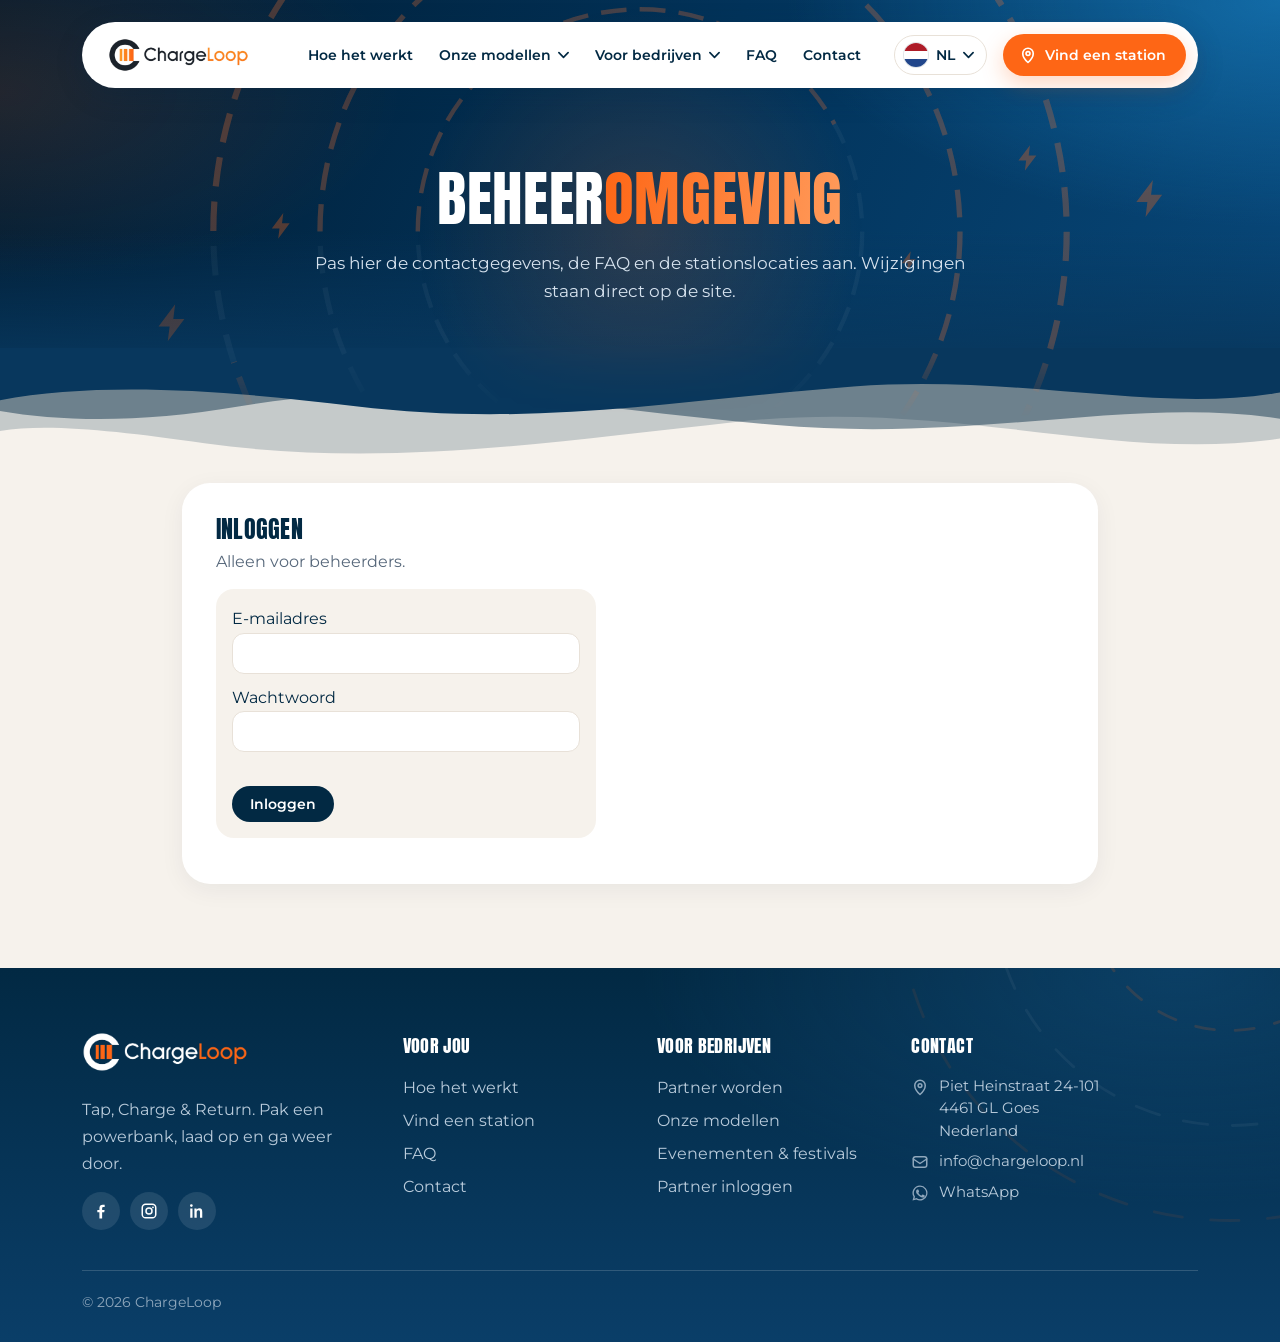
<file: beheer.html>
<!doctype html><html lang="nl"><head><meta charset="utf-8"><meta name="viewport" content="width=device-width,initial-scale=1"><title>Beheer – ChargeLoop</title><meta name="robots" content="noindex"><link rel="icon" type="image/png" sizes="32x32" href="favicon-32.png?v=1794667950"><link rel="icon" type="image/png" sizes="48x48" href="/favicon-48.png"><link rel="icon" type="image/png" sizes="96x96" href="/favicon-96.png">
<link rel="preconnect" href="https://fonts.googleapis.com"><link rel="preconnect" href="https://fonts.gstatic.com" crossorigin><link rel="stylesheet" href="https://fonts.googleapis.com/css2?family=Anton&family=Montserrat:wght@400;500;600;700&display=swap"><link rel="stylesheet" href="style.css?v=1794672586"></head><body data-page="beheer">
<div class="top small"><div class="wrap"><header id="hdr"><div class="pill"><a class="lg" href="/" aria-label="ChargeLoop, naar de homepage"><img data-img="logo" src="logo.png" alt="ChargeLoop"></a><button class="burger" aria-label="Menu" aria-expanded="false"><span></span><span></span><span></span></button><nav class="main" id="nav"><a href="/#hoe-het-werkt">Hoe het werkt</a><div class="dd mega"><button class="ddb" type="button" aria-expanded="false" aria-haspopup="true">Onze modellen<svg class="chev" viewBox="0 0 12 8" aria-hidden="true"><path d="M1 1.5l5 5 5-5" fill="none" stroke="currentColor" stroke-width="1.8" stroke-linecap="round" stroke-linejoin="round"></path></svg></button><div class="ddm"><div class="megai"><div class="mg-wrap"><div class="mg-intro"><span class="mg-pill">Modellen</span><h3>Een station voor elke plek</h3><p>Van een compact station op de bar tot een vrijstaande zuil. Wij adviseren je gratis over het beste formaat.</p><div class="mg-act"><a class="mg-lnk" href="voor-bedrijven#stations">Alle modellen vergelijken<svg class="mg-arr" viewBox="0 0 16 12" aria-hidden="true"><path d="M1 6h13M9 1l5 5-5 5" fill="none" stroke="currentColor" stroke-width="2" stroke-linecap="round" stroke-linejoin="round"></path></svg></a></div></div><div class="mg-cards mg-c4"><a class="mg-card hl" href="voor-bedrijven#stations"><span class="mg-tile"><em class="mg-tag">Meest gekozen</em><img class="mg-st s6" src="model-st6.webp?v=1794663857" alt=""></span><span class="mg-row"><b>ChargeLoop 6</b><svg class="mg-arr" viewBox="0 0 16 12" aria-hidden="true"><path d="M1 6h13M9 1l5 5-5 5" fill="none" stroke="currentColor" stroke-width="2" stroke-linecap="round" stroke-linejoin="round"></path></svg></span><small>Ideaal voor kleine horeca, kappers en balies</small></a><a class="mg-card" href="voor-bedrijven#stations"><span class="mg-tile"><img class="mg-st s12" src="model-st12.webp?v=1794663857" alt=""></span><span class="mg-row"><b>ChargeLoop 12</b><svg class="mg-arr" viewBox="0 0 16 12" aria-hidden="true"><path d="M1 6h13M9 1l5 5-5 5" fill="none" stroke="currentColor" stroke-width="2" stroke-linecap="round" stroke-linejoin="round"></path></svg></span><small>Ideaal voor drukkere horeca, winkels en lobby’s</small></a><a class="mg-card" href="voor-bedrijven#stations"><span class="mg-tile"><img class="mg-st s24" src="model-st24.webp?v=1794663857" alt=""></span><span class="mg-row"><b>ChargeLoop 24</b><svg class="mg-arr" viewBox="0 0 16 12" aria-hidden="true"><path d="M1 6h13M9 1l5 5-5 5" fill="none" stroke="currentColor" stroke-width="2" stroke-linecap="round" stroke-linejoin="round"></path></svg></span><small>Ideaal voor hotels, winkels en sportscholen</small></a><a class="mg-card" href="voor-bedrijven#stations"><span class="mg-tile"><img class="mg-st s48" src="model-st48.webp?v=1794663857" alt=""></span><span class="mg-row"><b>ChargeLoop 48</b><svg class="mg-arr" viewBox="0 0 16 12" aria-hidden="true"><path d="M1 6h13M9 1l5 5-5 5" fill="none" stroke="currentColor" stroke-width="2" stroke-linecap="round" stroke-linejoin="round"></path></svg></span><small>Ideaal voor evenementen, beurzen en centra</small></a></div></div></div></div></div><div class="dd"><button class="ddb" type="button" aria-expanded="false" aria-haspopup="true">Voor bedrijven<svg class="chev" viewBox="0 0 12 8" aria-hidden="true"><path d="M1 1.5l5 5 5-5" fill="none" stroke="currentColor" stroke-width="1.8" stroke-linecap="round" stroke-linejoin="round"></path></svg></button><div class="ddm"><div class="ddi"><a href="voor-bedrijven">Partner worden</a><a href="evenementen-en-festivals">Evenementen &amp; festivals</a></div></div></div><a href="faq">FAQ</a><a href="contact">Contact</a><div class="lang"><button class="lb" type="button" aria-haspopup="true" aria-expanded="false" aria-label="Taal"><span class="fl"><svg viewBox="0 0 30 20" aria-hidden="true"><rect width="30" height="6.67" fill="#AE1C28"></rect><rect y="6.67" width="30" height="6.67" fill="#fff"></rect><rect y="13.33" width="30" height="6.67" fill="#21468B"></rect></svg></span><span class="lc">NL</span><svg class="chev" viewBox="0 0 12 8" aria-hidden="true"><path d="M1 1.5l5 5 5-5" fill="none" stroke="currentColor" stroke-width="1.8" stroke-linecap="round" stroke-linejoin="round"></path></svg></button><div class="lm"><div class="ddi"><button type="button" data-l="nl"><span class="fl"><svg viewBox="0 0 30 20" aria-hidden="true"><rect width="30" height="6.67" fill="#AE1C28"></rect><rect y="6.67" width="30" height="6.67" fill="#fff"></rect><rect y="13.33" width="30" height="6.67" fill="#21468B"></rect></svg></span>Nederlands</button><button type="button" data-l="en"><span class="fl"><svg viewBox="0 0 30 20" aria-hidden="true"><rect width="30" height="20" fill="#012169"></rect><path d="M0 0L30 20M30 0L0 20" stroke="#fff" stroke-width="4"></path><path d="M0 0L30 20M30 0L0 20" stroke="#C8102E" stroke-width="1.6"></path><path d="M15 0V20M0 10H30" stroke="#fff" stroke-width="6"></path><path d="M15 0V20M0 10H30" stroke="#C8102E" stroke-width="3.4"></path></svg></span>English</button></div></div></div><a class="btn btn-or find" href="vind-een-station"><svg viewBox="0 0 24 24" fill="none" stroke="currentColor" stroke-width="2.2" stroke-linecap="round" stroke-linejoin="round" aria-hidden="true"><path d="M12 22s7-6.2 7-12a7 7 0 10-14 0c0 5.8 7 12 7 12z"></path><circle cx="12" cy="10" r="2.6"></circle></svg>Vind een station</a></nav></div></header><div class="hero"><h1>Beheer<em>omgeving</em></h1><p class="lead">Pas hier de contactgegevens, de FAQ en de stationslocaties aan. Wijzigingen staan direct op de site.</p></div></div><div data-wave class="wavebox"><svg viewBox="0 0 1440 150" preserveAspectRatio="none" aria-hidden="true"><path d="M0 0H1440V118C1250 150 1070 66 830 96C610 124 430 156 230 124C130 108 55 98 0 108Z" fill="#022943" fill-opacity=".2"></path><path d="M0 0H1440V92C1270 62 1100 124 870 100C650 78 480 34 270 76C160 98 70 96 0 82Z" fill="#022943" fill-opacity=".45"></path><path d="M0 0H1440V58C1300 86 1150 34 960 50C760 68 600 104 400 76C250 54 110 44 0 68Z" fill="#08375D"></path></svg></div></div>
<main><section style="padding-top:20px"><div class="wrap adm" style="max-width:960px"><div id="gate" class="card pad" style="text-align:center">Even laden...</div><div id="panel" hidden>
<div class="tabs" id="tabs"><button data-t="contact" class="on">Contactgegevens</button><button data-t="faq">FAQ</button><button data-t="stations">Locaties</button><button data-t="images">Foto's en logo's</button><button data-t="seo">SEO</button><button data-t="vert">Vertalingen</button><button data-t="leads">Berichten</button></div>
<div class="card pad" id="body"></div></div></div></section></main>
<footer id="ftr"></footer><script src="i18n.js?v=1794672870"></script><script src="sb-config.js"></script><script src="sb.js"></script><script src="app.js"></script>
<script>
(function(){
var esc=CL.esc,DEF=CL.DEF,body=document.getElementById('body'),db=null,tab='contact';
function $(s,r){return (r||document).querySelector(s)}
var lastErr='';function LE(e){lastErr=(e&&(e.code||e.name||'')+' '+(e.message||e))||String(e)}
function toast(t,err){if(err&&lastErr)t+=' ('+lastErr+')';var n=$('#toast');if(!n){n=document.createElement('p');n.id='toast';n.className='msg';n.style.cssText='position:fixed;left:50%;bottom:22px;transform:translateX(-50%);z-index:99;background:#fff;padding:12px 22px;border-radius:999px;box-shadow:0 8px 28px rgba(0,0,0,.22);max-width:92vw;text-align:center';n.setAttribute('role','status');document.body.appendChild(n)}n.className='msg on'+(err?' err':'');n.textContent=t;setTimeout(function(){n.className='msg'},9000)}
async function init(){
 db=window.SBDB;var g=$('#gate');
 function loginForm(msg){g.hidden=false;$('#panel').hidden=true;g.style.textAlign='left';g.innerHTML='<h3 style="font-size:1.5rem;margin-bottom:6px">Inloggen</h3><p style="color:var(--muted);margin-bottom:14px">Alleen voor beheerders.</p><form id="lf" class="it" style="max-width:380px"><label>E-mailadres<input id="le" type="email" autocomplete="username" required></label><label>Wachtwoord<input id="lp" type="password" autocomplete="current-password" required></label><p id="lm" style="color:#C0392B;font-weight:700;margin:4px 0 0">'+(msg||'')+'</p><div class="acts" style="margin-top:10px"><button type="submit">Inloggen</button></div></form>';
  $('#lf').onsubmit=function(e){e.preventDefault();$('#lm').textContent='Bezig...';$('#lm').style.color='#022943';SBAUTH.login($('#le').value.trim(),$('#lp').value).then(function(){init()},function(x){$('#lm').style.color='#C0392B';$('#lm').textContent='Inloggen mislukt: controleer je e-mailadres en wachtwoord.'})}}
 if(!SBAUTH.session()){loginForm();return}
 g.hidden=true;$('#panel').hidden=false;
 if(!$('#lo')){var lo=document.createElement('p');lo.style.cssText='text-align:right;margin:0 0 10px;font-size:14px';lo.innerHTML='Ingelogd als '+esc(SBAUTH.session().email||'')+' &middot; <a href="#" id="lo" style="font-weight:700">Uitloggen</a>';$('#panel').insertBefore(lo,$('#tabs'));$('#lo').onclick=function(e){e.preventDefault();SBAUTH.logout();location.reload()}}
 $('#tabs').addEventListener('click',function(e){var b=e.target.closest('button');if(!b)return;tab=b.dataset.t;[].forEach.call($('#tabs').children,function(x){x.classList.toggle('on',x===b)});show()});show()}
function show(){({contact:vContact,faq:vFaq,stations:vStations,images:vImages,seo:vSeo,vert:vVert,leads:vLeads})[tab]()}
/* contact */
async function vContact(){var c=await CL.contact();
 var F=[['kvk','KvK-nummer'],['btw','BTW-nummer'],['adres','Adres (gescheiden door komma\'s)'],['tel','Telefoonnummer'],['email','E-mailadres'],['facebook','Facebook-link'],['instagram','Instagram-link'],['linkedin','LinkedIn-link']];
 body.innerHTML='<h2 style="font-size:2rem;margin-bottom:6px">Contactgegevens</h2><p class="note">Deze gegevens staan in de footer en op de contact- en bedrijvenpagina.</p><div class="it">'+F.map(function(f){return '<label>'+f[1]+'<input data-k="'+f[0]+'" value="'+esc(c[f[0]])+'"></label>'}).join('')+'<div class="acts"><button id="sv">Opslaan</button></div></div>';
 $('#sv').onclick=async function(){var d={};body.querySelectorAll('[data-k]').forEach(function(i){d[i.dataset.k]=i.value.trim()});try{await db.doc('settings/contact').set(d);toast('Opgeslagen.')}catch(e){LE(e);toast('Opslaan lukt niet.',1)}}}
/* seo */
async function vSeo(){
 var S=CL.SEO,keys=Object.keys(S),cur={};try{var d=await db.doc('settings/seo').get();if(d.exists)cur=d.data()||{}}catch(e){LE(e)}
 var site=/^https?:/.test(location.origin)&&!/claude/.test(location.hostname)?location.origin.replace('://www.','://'):'https://chargeloop.nl',host=site.replace(/^https?:\/\//,'');
 function cut(s,n){return s.length>n?s.slice(0,n-1).replace(/\s+\S*$/,'')+' ...':s}
 body.innerHTML='<h2 style="font-size:2rem;margin-bottom:6px">SEO</h2><p class="note">Bepaal per pagina hoe hij in Google en in een gedeelde link verschijnt. Laat je een veld leeg, dan gebruiken we de standaardtekst die erin staat.</p><div class="seo-l">'+keys.map(function(k,i){var v=S[k],c=cur[k]||{};
  return '<details class="seo-p" data-k="'+k+'"'+(i?'':' open')+'><summary><span class="seo-dot"></span><b>'+esc(v.n)+'</b><i>'+esc(v.p)+'</i></summary><div class="seo-b"><div class="seo-f">'
  +'<label>Titel <small class="seo-c" data-c="t"></small><input data-f="t" maxlength="120" value="'+esc(c.t||'')+'" placeholder="'+esc(v.t)+'"><span class="seo-bar"><u data-b="t"></u></span></label>'
  +'<label>Beschrijving <small class="seo-c" data-c="d"></small><textarea data-f="d" rows="3" maxlength="320" placeholder="'+esc(v.d)+'">'+esc(c.d||'')+'</textarea><span class="seo-bar"><u data-b="d"></u></span></label>'
  +'<label>Zoekwoord (optioneel, alleen als controle)<input data-f="k" maxlength="60" value="'+esc(c.k||'')+'" placeholder="bijv. powerbank huren"></label>'
  +'<ul class="seo-chk"></ul><button type="button" class="seo-rs">Standaardtekst terugzetten</button></div>'
  +'<div class="seo-v"><small>Zo ziet het eruit in Google</small><div class="seo-g"><div class="seo-gs"><img src="favicon-32.png" alt=""><span><b>ChargeLoop</b><i>'+esc(host+(v.p==='/'?'':v.p.replace(/\//g,' › ')))+'</i></span></div><div class="seo-gt"></div><div class="seo-gd"></div></div>'
  +'<small>Zo ziet een gedeelde link eruit</small><div class="seo-s"><img src="og-image.jpg" alt=""><div><i>'+esc(host)+'</i><b></b><span></span></div></div></div></div></details>'}).join('')
  +'</div><div class="acts"><button id="sv" class="btn btn-or">Opslaan</button></div>';
 var smUrl=site+'/sitemap.xml';
 body.insertAdjacentHTML('beforeend','<div class="seo-sm"><div><h3>Sitemap</h3><p class="note">Google gebruikt de sitemap om al je pagina\'s te vinden. Meld dit adres één keer aan in Google Search Console, onder Sitemaps. Hij werkt zichzelf bij, je hoeft niets te uploaden.</p><div class="seo-url"><code>'+esc(smUrl)+'</code><button type="button" id="smcp">Kopieer adres</button></div></div><div class="seo-smb"><button type="button" class="btn btn-navy" id="smdl">Sitemap downloaden</button><a href="'+esc(smUrl)+'" target="_blank" rel="noopener">Bekijk sitemap</a><a href="'+esc(site)+'/robots.txt" target="_blank" rel="noopener">Bekijk robots.txt</a></div></div>');
 function smBuild(){return '<?xml version="1.0" encoding="UTF-8"?>\n<urlset xmlns="http://www.sitemaps.org/schemas/sitemap/0.9">\n'+keys.map(function(k){return '  <url><loc>'+site+S[k].p+'</loc></url>'}).join('\n')+'\n</urlset>\n'}
 $('#smdl').onclick=async function(){var x='';try{var r=await fetch('/sitemap.xml',{cache:'no-store'});if(r.ok){x=await r.text();if(x.indexOf('<urlset')<0)x=''}}catch(e){}if(!x)x=smBuild();
  var a=document.createElement('a');a.href=URL.createObjectURL(new Blob([x],{type:'application/xml'}));a.download='sitemap.xml';document.body.appendChild(a);a.click();setTimeout(function(){URL.revokeObjectURL(a.href);a.remove()},500)};
 $('#smcp').onclick=function(){var b=this;(navigator.clipboard?navigator.clipboard.writeText(smUrl):Promise.reject()).then(function(){b.textContent='Gekopieerd'},function(){b.textContent='Kopiëren lukt niet'});setTimeout(function(){b.textContent='Kopieer adres'},2000)};
 function upd(p){var k=p.dataset.k,v=S[k],g=function(f){return p.querySelector('[data-f="'+f+'"]').value.trim()},T=g('t')||v.t,D=g('d')||v.d,K=g('k').toLowerCase(),res=[];
  function lvl(n,lo,ok,hi,max){return n>=ok&&n<=hi?2:n>=lo&&n<=max?1:0}
  var lt=lvl(T.length,25,30,60,70),ldd=lvl(D.length,70,120,158,175);
  res.push([lt,lt===2?'De titel heeft een goede lengte.':T.length>60?'De titel is te lang. Google kapt hem af na ongeveer 60 tekens.':'De titel is aan de korte kant. Gebruik de ruimte tot 60 tekens.']);
  res.push([ldd,ldd===2?'De beschrijving heeft een goede lengte.':D.length>158?'De beschrijving is te lang. Google kapt hem af na ongeveer 155 tekens.':'De beschrijving is kort. Mik op 120 tot 155 tekens.']);
  if(K){var it=T.toLowerCase().indexOf(K)>=0,id=D.toLowerCase().indexOf(K)>=0;res.push([it?2:0,it?'Het zoekwoord staat in de titel.':'Het zoekwoord staat niet in de titel.']);res.push([id?2:1,id?'Het zoekwoord staat in de beschrijving.':'Het zoekwoord staat niet in de beschrijving.'])}
  if(!/chargeloop/i.test(T))res.push([1,'De merknaam ChargeLoop staat niet in de titel.']);
  var col=['#D64545','#E8A019','#2E9E5B'],min=Math.min.apply(null,res.map(function(r){return r[0]}));
  p.querySelector('.seo-chk').innerHTML=res.map(function(r){return '<li><span style="background:'+col[r[0]]+'"></span>'+esc(r[1])+'</li>'}).join('');
  p.querySelector('.seo-dot').style.background=col[min];
  [['t',T.length,60,lt],['d',D.length,155,ldd]].forEach(function(x){p.querySelector('[data-c="'+x[0]+'"]').textContent=x[1]+' / '+x[2]+' tekens';var b=p.querySelector('[data-b="'+x[0]+'"]');b.style.width=Math.min(100,x[1]/x[2]*100)+'%';b.style.background=col[x[3]]});
  p.querySelector('.seo-gt').textContent=cut(T,62);p.querySelector('.seo-gd').textContent=cut(D,158);
  p.querySelector('.seo-s b').textContent=cut(T,70);p.querySelector('.seo-s span').textContent=cut(D,110)}
 [].forEach.call(body.querySelectorAll('.seo-p'),function(p){upd(p);p.addEventListener('input',function(){upd(p)});
  p.querySelector('.seo-rs').onclick=function(){p.querySelector('[data-f="t"]').value='';p.querySelector('[data-f="d"]').value='';upd(p)}});
 $('#sv').onclick=async function(){var out={};[].forEach.call(body.querySelectorAll('.seo-p'),function(p){var o={};['t','d','k'].forEach(function(f){var x=p.querySelector('[data-f="'+f+'"]').value.replace(/\s+/g,' ').trim();if(x)o[f]=x});out[p.dataset.k]=o});
  try{await db.doc('settings/seo').set(out);toast('Opgeslagen.')}catch(e){LE(e);toast('Opslaan lukt niet.',1)}}}
/* faq */
async function vFaq(){
 var snap={docs:[]};try{snap=await db.collection('faq').get()}catch(e){LE(e)}
 var dbn=snap.docs.length,seeded=dbn>0,defs={};(DEF.faq||[]).forEach(function(x){defs[x.id]=x});
 var items=seeded?snap.docs.map(function(d){var o=Object.assign({},d.data()||{});o.id=d.id;var df=defs[d.id];if(df){['cat','q','a','q_en','a_en'].forEach(function(k){if(!o[k]&&df[k])o[k]=df[k]})}return o}):(DEF.faq||[]).map(function(x){return Object.assign({},x)});
 items.sort(function(a,b){return (a.order||0)-(b.order||0)});
 function row(f){return '<div class="it" data-id="'+esc(f.id)+'"><label>Categorie<input data-k="cat" value="'+esc(f.cat||'')+'"></label><label>Vraag<input data-k="q" value="'+esc(f.q)+'"></label><label>Antwoord<textarea data-k="a">'+esc(f.a)+'</textarea></label><label>Vraag (Engels)<input data-k="q_en" value="'+esc(f.q_en||'')+'"></label><label>Antwoord (Engels)<textarea data-k="a_en">'+esc(f.a_en||'')+'</textarea></label><div class="g2"><label>Volgorde<input data-k="order" type="number" value="'+(f.order||0)+'"></label><label style="display:flex;gap:8px;align-items:center;margin-top:22px"><input data-k="home" type="checkbox" style="width:auto"'+(f.home?' checked':'')+'> Tonen op de homepage</label></div><div class="acts"><button class="sv">Opslaan</button><button class="del">Verwijderen</button></div></div>'}
 var oldc=['Huren en betalen','Inleveren','Storing en hulp','Voor bedrijven','Evenementen'],stale=seeded&&items.some(function(x){return oldc.indexOf(x.cat)>=0});
 body.innerHTML='<h2 style="font-size:2rem;margin-bottom:6px">FAQ</h2>'+(stale?'<div style="background:#FFF4EC;border:1.5px solid #FE6615;border-radius:16px;padding:14px 18px;margin:0 0 16px;color:#022943"><b>Je opgeslagen FAQ is de oude versie.</b> De website toont daarom nu de nieuwe standaard-FAQ. Klik op "Standaard-FAQ terugzetten" om de nieuwe vragen hier te kunnen bewerken.</div>':'')+'<p class="note">'+(seeded?'Pas vragen aan, voeg er een toe of verwijder ze.':'Dit zijn de standaardvragen. Klik op "Standaardvragen opslaan" om ze te gaan beheren.')+' ('+items.length+' vragen, '+dbn+' opgeslagen)'+'</p>'+(seeded?'':'<div class="acts" style="margin-bottom:16px"><button class="btn btn-or" id="seed">Standaardvragen opslaan</button></div>')+'<div class="acts" style="margin-bottom:16px"><button id="add">+ Nieuwe vraag</button>'+(seeded?'<button id="rst">Standaard-FAQ terugzetten</button>':'')+'</div><div id="items">'+items.map(row).join('')+'</div>';
 async function ensureFq(){for(var i=0;i<items.length;i++){var o=Object.assign({},items[i]);delete o.id;await db.collection('faq').doc(items[i].id).set(o)}seeded=true}
 if(!seeded)$('#seed').onclick=async function(){try{await ensureFq();toast('Opgeslagen.');vFaq()}catch(e){LE(e);toast('Opslaan lukt niet.',1)}};
 if(seeded)$('#rst').onclick=async function(){if(!confirm('Alle huidige vragen worden vervangen door de standaard-FAQ van de website. Je eigen aanpassingen gaan dan verloren. Doorgaan?'))return;this.disabled=true;try{for(var i=0;i<snap.docs.length;i++)await db.doc('faq/'+snap.docs[i].id).delete();items=(DEF.faq||[]).map(function(x){return Object.assign({},x)});await ensureFq();toast('Standaard-FAQ teruggezet.');vFaq()}catch(e){LE(e);toast('Terugzetten lukt niet.',1);vFaq()}};
 $('#add').onclick=async function(){try{await db.collection('faq').add({cat:'Huren & betalen',q:'Nieuwe vraag',a:'Antwoord',order:items.length+1,home:false});vFaq()}catch(e){LE(e);toast('Toevoegen lukt niet.',1)}};
 body.addEventListener('click',h);function h(e){var b=e.target.closest('button');var it=e.target.closest('.it[data-id]');if(!b||!it||tab!=='faq')return;var id=it.dataset.id;if(!seeded){b.disabled=true;ensureFq().then(function(){h(e)}).catch(function(e2){LE(e2);toast('Opslaan lukt niet.',1)});return}
  if(b.classList.contains('del')){if(confirm('Deze vraag verwijderen?'))db.doc('faq/'+id).delete().then(vFaq)}
  if(b.classList.contains('sv')){var d={};it.querySelectorAll('[data-k]').forEach(function(i){d[i.dataset.k]=i.type==='checkbox'?i.checked:i.type==='number'?+i.value:i.value.trim()});db.doc('faq/'+id).set(d).then(function(){toast('Opgeslagen.')},function(e){LE(e);toast('Opslaan lukt niet.',1)})}}
 body._h&&body.removeEventListener('click',body._h);body._h=h}
/* stations */
var smap=null;

var OHDD={ma:1,maandag:1,di:2,dinsdag:2,wo:3,woensdag:3,do:4,donderdag:4,vr:5,vrijdag:5,za:6,zaterdag:6,zo:7,zondag:7},OHNN=['Maandag','Dinsdag','Woensdag','Donderdag','Vrijdag','Zaterdag','Zondag'];
function ohd(p){p=p.toLowerCase().replace(/\./g,'').trim();if(/dagelijks|elke dag|alle dagen/.test(p))return [1,2,3,4,5,6,7];var m=p.match(/^([a-z]+)\s*(?:t\/m|tm|tot|-|–)\s*([a-z]+)$/);if(m&&OHDD[m[1]]&&OHDD[m[2]]){var a=OHDD[m[1]],b=OHDD[m[2]],r=[],i=a;for(var k=0;k<8;k++){r.push(i);if(i===b)break;i=i%7+1}return r}var r2=[];p.split(/[,&\/\s]+|\ben\b/).forEach(function(x){if(OHDD[x])r2.push(OHDD[x])});return r2}
function ohp2(n){return (n<10?'0':'')+n}
function ohRead(txt){var a=[];for(var i=0;i<7;i++)a.push({on:false,s:'',e:''});String(txt||'').split(/\n+/).forEach(function(l){l=l.trim();if(!l)return;var m=l.match(/^(.*?)[\s:]+(?:(\d{1,2})(?:[:.](\d{2}))?\s*[-–—]\s*(\d{1,2})(?:[:.](\d{2}))?|gesloten)$/i);if(!m||m[2]===undefined)return;ohd(m[1]).forEach(function(d){a[d-1]={on:true,s:ohp2(+m[2])+':'+ohp2(+m[3]||0),e:ohp2(+m[4])+':'+ohp2(+m[5]||0)}})});return a}
function ohEd(txt){var a=ohRead(txt);return '<div class="ohed"><div class="ohh">Openingstijden</div>'+a.map(function(x,i){return '<div class="ohrow'+(x.on?'':' off')+'"><b>'+OHNN[i]+'</b><label class="ohc"><input type="checkbox" class="oh-on"'+(x.on?' checked':'')+'> <span>'+(x.on?'Open':'Gesloten')+'</span></label><input type="time" class="oh-s" value="'+x.s+'"'+(x.on?'':' disabled')+'><span class="oh-t">tot</span><input type="time" class="oh-e" value="'+x.e+'"'+(x.on?'':' disabled')+'><small class="oh-n" hidden>Sluit na middernacht, dus de volgende dag.</small></div>'}).join('')+'<div class="ohbtn"><button type="button" class="oh-cp" data-n="5">Maandag kopiëren naar di t/m vr</button><button type="button" class="oh-cp" data-n="7">Maandag kopiëren naar alle dagen</button></div></div>'}
function ohGen(it){var a=[];it.querySelectorAll('.ohrow').forEach(function(r){a.push({on:r.querySelector('.oh-on').checked,s:r.querySelector('.oh-s').value,e:r.querySelector('.oh-e').value})});
 var bad=a.some(function(x){return x.on&&(!x.s||!x.e)}),out=[];for(var i=0;i<7;i++){if(!a[i].on)continue;var j=i;while(j+1<7&&a[j+1].on&&a[j+1].s===a[i].s&&a[j+1].e===a[i].e)j++;out.push((j>i?OHNN[i]+' t/m '+OHNN[j].toLowerCase():OHNN[i])+' '+a[i].s+' - '+a[i].e);i=j}return {txt:out.join('\n'),bad:bad}}
function ohWire(it){it.querySelectorAll('.ohrow').forEach(function(r){var c=r.querySelector('.oh-on'),s=r.querySelector('.oh-s'),e=r.querySelector('.oh-e');function nt(){r.querySelector('.oh-n').hidden=!(c.checked&&s.value&&e.value&&e.value<=s.value)}s.oninput=e.oninput=nt;c.onchange=function(){r.classList.toggle('off',!c.checked);r.querySelector('.ohc span').textContent=c.checked?'Open':'Gesloten';s.disabled=e.disabled=!c.checked;if(c.checked){if(!s.value)s.value='09:00';if(!e.value)e.value='17:00'}nt()};nt()});
 it.querySelectorAll('.oh-cp').forEach(function(b){b.onclick=function(){var rs=it.querySelectorAll('.ohrow'),m=rs[0],on=m.querySelector('.oh-on').checked,sv=m.querySelector('.oh-s').value,ev=m.querySelector('.oh-e').value,n=+b.dataset.n;for(var i=1;i<n;i++){var r=rs[i],c=r.querySelector('.oh-on');c.checked=on;r.querySelector('.oh-s').value=sv;r.querySelector('.oh-e').value=ev;c.onchange()}}})}
async function vStations(){
 try{
 var snap=await db.collection("stations").get(),saved={},off=false;
 snap.docs.forEach(function(d){var o=Object.assign({},d.data());o.id=d.id;saved[d.id]=o});
 try{var od=await db.doc('settings/demo_off').get();off=!!(od&&od.exists&&od.data().off)}catch(e){}
 var items=Object.keys(saved).map(function(k){return saved[k]});
 var demos=off?[]:DEF.stations.filter(function(x){return !saved[x.id]}).map(function(x){var o=Object.assign({},x);o._demo=1;return o});
 items=demos.concat(items);
 function row(s){return '<div class="it" data-id="'+esc(s.id)+'"'+(s._demo?' data-demo="1"':'')+'><div class="g2"><label>Naam<input data-k="naam" value="'+esc(s.naam)+'"></label><label>Plaats<input data-k="plaats" value="'+esc(s.plaats)+'"></label></div><label>Adres<input data-k="adres" value="'+esc(s.adres||'')+'"></label>'+ohEd(s.uren)+'<div class="g2"><label>Breedtegraad<input data-k="lat" value="'+esc(s.lat)+'"></label><label>Lengtegraad<input data-k="lng" value="'+esc(s.lng)+'"></label></div><div class="g2"><label style="display:flex;gap:8px;align-items:center;margin-top:22px"><input data-k="status" type="checkbox" style="width:auto"'+(s.status==='soon'?' checked':'')+'> Binnenkort (toont een label)</label><label>Aantal slots<input data-k="slots" type="number" value="'+esc(s.slots||'')+'"></label></div>'+(s._demo?'<p class="note" style="margin:6px 0">Voorbeeldlocatie, nog niet opgeslagen. Klik op Opslaan om hem echt te maken, of op Verwijderen om hem weg te halen.</p>':'')+'<div class="acts"><button type="button" class="geo">Zoek positie op adres</button><button type="button" class="sv">Opslaan</button><button type="button" class="del">Verwijderen</button></div></div>'}
 body.innerHTML='<h2 style="font-size:2rem;margin-bottom:6px">Locaties</h2><p class="note">Zonder vinkje is een station actief en staat het gewoon in de lijst. Met het vinkje komt er een label Binnenkort bij. Het aantal stations op de homepage wordt hieruit berekend. Klik op de kaart om de positie van een nieuw station te kiezen.</p><div class="cmap" id="amap" style="height:340px;margin-bottom:12px"></div><p class="note" id="clickp">Klik op de kaart om de coördinaten over te nemen: <b id="pos">–</b></p><div class="acts" style="margin-bottom:16px"><button type="button" id="add">+ Nieuw station</button>'+(off?'<button type="button" id="demoback">Voorbeeldlocaties terugzetten</button>':'')+'<span id="addmsg" style="align-self:center;font-weight:700"></span></div><div id="items">'+items.map(row).join('')+'</div>';
 var go=function(p){return p.then(function(){return vStations()})};
 $('#add').onclick=function(){var sp=$('#addmsg');sp.textContent='Bezig met toevoegen...';sp.style.color='#1B7F3B';Promise.race([db.collection('stations').add({naam:'Nieuw station',plaats:'',adres:'',lat:51.5,lng:3.8,status:'soon',slots:6}),new Promise(function(_,r){setTimeout(function(){r({code:'timeout',message:'geen reactie van de database'})},12000)})]).then(function(){sp.textContent='Station toegevoegd.';toast('Station toegevoegd.');setTimeout(vStations,800)},function(e){LE(e);sp.textContent='Toevoegen lukt niet: '+(e.code||'')+' '+(e.message||e);sp.style.color='#C0392B'})};
 var dbk=$('#demoback');if(dbk)dbk.onclick=function(){db.doc('settings/demo_off').set({off:false}).then(function(){vStations()},function(e){LE(e);toast('Terugzetten lukt niet.',1)})};
 [].forEach.call(document.querySelectorAll('#items .it'),function(it){
  var id=it.dataset.id,demo=!!it.dataset.demo;
  function get(){var d={};it.querySelectorAll('[data-k]').forEach(function(i){d[i.dataset.k]=i.type==='checkbox'?(i.checked?'soon':'live'):i.type==='number'?(+i.value||0):i.value.trim()});d.uren=ohGen(it).txt;d.lat=parseFloat(String(d.lat).replace(',','.'));d.lng=parseFloat(String(d.lng).replace(',','.'));if(demo)d.demo=true;return d}
  ohWire(it);var msg=document.createElement('p');msg.className='note';msg.style.cssText='margin:8px 0 0;font-weight:700';it.appendChild(msg);
  function say(t,bad){msg.textContent=t;msg.style.color=bad?'#C0392B':'#1B7F3B';try{msg.scrollIntoView({block:'center',behavior:'smooth'})}catch(e){}}
  function W(p){return Promise.race([p,new Promise(function(_,rej){setTimeout(function(){rej({code:'timeout',message:'geen reactie van de database na 12 seconden'})},12000)})])}
  it.querySelector('.sv').onclick=function(){if(ohGen(it).bad){say('Vul bij elke open dag een begin- en eindtijd in.',1);return}var d=get();if(isNaN(d.lat)||isNaN(d.lng)){say('Vul geldige coördinaten in.',1);return}
   say('Bezig met opslaan...');
   W(db.doc('stations/'+id).set(d)).then(function(){return W(db.doc('stations/'+id).get())}).then(function(r){
     var ok=r&&r.exists!==false&&r.data&&r.data().naam===d.naam;
     if(!ok)throw {code:'controle',message:'opgeslagen maar niet teruggevonden'};
     say('Opgeslagen en gecontroleerd.');toast('Opgeslagen.');setTimeout(vStations,1200)},function(e){LE(e);say('Opslaan lukt niet: '+(e.code||'')+' '+(e.message||e),1);toast('Opslaan lukt niet.',1)}).catch(function(e){LE(e);say('Fout: '+(e.code||'')+' '+(e.message||e),1)})};
  it.querySelector('.del').onclick=function(){
   var btn=it.querySelector('.del');
   if(demo){it.remove();if(!document.querySelector('#items .it[data-demo]'))W(db.doc('settings/demo_off').set({off:true})).then(function(){toast('Voorbeeldlocaties verborgen.')},function(e){LE(e);toast('Opslaan lukt niet.',1)});return}
   btn.textContent='Zeker? Klik nogmaals';say('Klik nogmaals op Verwijderen om dit station definitief te verwijderen.',1);
   btn.onclick=function(){say('Bezig met verwijderen...');try{
    W(db.doc('stations/'+id).delete()).then(function(){say('Verwijderd.');toast('Verwijderd.');it.style.opacity='.4';setTimeout(vStations,1000)},function(e){LE(e);say('Verwijderen lukt niet: '+(e.code||'')+' '+(e.message||e),1)})}catch(x){say('Fout bij verwijderen: '+x,1)}}};
  it.querySelector('.geo').onclick=function(){var d2=get();var q2=(d2.adres+' '+d2.plaats).trim();function nom(){return fetch('https://nominatim.openstreetmap.org/search?format=json&limit=1&q='+encodeURIComponent((d2.adres+' '+d2.plaats).trim())).then(function(r){return r.json()}).then(function(j){if(!j.length)throw 0;return {lat:+j[0].lat,lng:+j[0].lon}})}function put(p){it.querySelector('[data-k=lat]').value=p.lat.toFixed(5);it.querySelector('[data-k=lng]').value=p.lng.toFixed(5);toast('Positie gevonden. Klik op Opslaan.')}function bad(){toast('Niet gevonden. Klik op de kaart en kopieer de coördinaten.',1)}function goog(){return CL.loadGmaps().then(function(){return new Promise(function(res,rej){new google.maps.Geocoder().geocode({address:q2,region:'nl'},function(r,st){st==='OK'&&r[0]?res({lat:r[0].geometry.location.lat(),lng:r[0].geometry.location.lng()}):rej(st)})})})}(window.CL_GMAPS_KEY&&window.CL&&CL.loadGmaps?goog().catch(nom):nom()).then(put,bad)};
 });
 try{smap=CL.ChMap($('#amap'),{lat:51.5,lng:3.8,z:9,onclick:function(la,ln){$('#pos').textContent=la.toFixed(5)+', '+ln.toFixed(5);navigator.clipboard&&navigator.clipboard.writeText(la.toFixed(5)+', '+ln.toFixed(5)).catch(function(){})}});smap.set(items.filter(function(s){return s.lat}));smap.fit()}catch(e){LE(e)}
 }catch(e){LE(e);toast('Locaties laden lukt niet.',1)}}
/* images */
var SLOTS=[['cables_photo','Homepage: foto bij \'Geschikt voor iedere telefoon\' (powerbank met telefoon, liefst staand)'],['step1','Homepage stap 1 (Tap)'],['step2','Homepage stap 2 (Charge)'],['step3','Homepage stap 3 (Go)'],['logo','Logo in de menubalk (bovenaan)'],['logo_footer','Logo in de footer (wit logo, bij voorkeur PNG met transparante achtergrond)'],['hero','Homepage: hero (bovenaan)'],['station','Homepage: uitleg station'],['cables','Homepage: bij kabels'],['business','Homepage: ChargeLoop in je zaak'],['festival','Evenementen: foto van stations op een festival'],['biz_what','Voor bedrijven: foto bij Wat is een ChargeLoop-station'],['fest_what','Evenementen: foto bij Wat is een ChargeLoop-station'],['st6','Voor bedrijven: station 6 slots'],['st12','Voor bedrijven: station 12 slots'],['st24','Voor bedrijven: station 24 slots'],['st48','Voor bedrijven: station 48 slots'],['mega_partner','Menu Voor bedrijven: Partner worden'],['mega_events','Menu Voor bedrijven: Evenementen & festivals'],['mega_terugbel','Menu Voor bedrijven: Laat ons terugbellen']];
function shrink(file,png){return new Promise(function(res,rej){var r=new FileReader();r.onerror=rej;r.onload=function(){var im=new Image();im.onerror=rej;im.onload=function(){var m=1400,k=Math.min(1,m/Math.max(im.width,im.height)),c=document.createElement('canvas');c.width=Math.round(im.width*k);c.height=Math.round(im.height*k);var x=c.getContext('2d');if(!png){x.fillStyle='#fff';x.fillRect(0,0,c.width,c.height)}x.drawImage(im,0,0,c.width,c.height);res(png?c.toDataURL('image/png'):c.toDataURL('image/jpeg',.8))};im.src=r.result};r.readAsDataURL(file)})}
async function vImages(){
 var s=await db.collection('settings').get(),cur={};s.docs.forEach(function(d){if(d.id.indexOf('img_')===0)cur[d.id.slice(4)]=d.data().src});
 body.innerHTML='<h2 style="font-size:2rem;margin-bottom:6px">Foto\'s</h2><p class="note">Kies per plek een foto. Zonder eigen foto toont de site de standaardafbeelding. Foto\'s worden automatisch verkleind.</p>'+SLOTS.map(function(x){return '<div class="it" data-k="'+x[0]+'"><b>'+x[1]+'</b>'+(cur[x[0]]?'<img src="'+cur[x[0]]+'" alt="" style="max-height:140px;width:auto;border-radius:12px;justify-self:start;'+(x[0]==='logo_footer'?'background:#022943;padding:12px':'')+'">':'<span style="color:var(--muted);font-size:14px">Standaardafbeelding</span>')+'<div class="acts"><label class="btn btn-navy" style="padding:9px 18px;font-size:14px;cursor:pointer">Foto kiezen<input type="file" accept="image/*" hidden></label>'+(cur[x[0]]?'<button class="del">Terug naar standaard</button>':'')+'</div></div>'}).join('');
 body._h&&body.removeEventListener('click',body._h);function h(e){var b=e.target.closest('button.del');var it=e.target.closest('.it[data-k]');if(b&&it&&tab==='images')db.doc('settings/img_'+it.dataset.k).delete().then(vImages)}body.addEventListener('click',h);body._h=h;
 body.querySelectorAll('input[type=file]').forEach(function(f){f.addEventListener('change',async function(){var it=f.closest('.it');if(!f.files[0])return;try{var isLogo=it.dataset.k.indexOf('logo')===0;var d=await shrink(f.files[0],isLogo&&/png|svg|webp/.test(f.files[0].type));await db.doc('settings/img_'+it.dataset.k).set({src:d});toast('Foto opgeslagen.');vImages()}catch(e){LE(e);toast('Opslaan lukt niet. Probeer een kleinere foto.',1)}})})}
/* vertalingen */
async function vVert(){
 var NL=window.CL_NL||{},base=window.CL_EN||{},ids=Object.keys(NL),cur=Object.assign({},base);
 try{var d=await db.doc('settings/i18n').get();if(d.exists&&d.data().m)Object.assign(cur,d.data().m)}catch(e){}
 body.innerHTML='<h2 style="font-size:2rem;margin-bottom:6px">Vertalingen</h2><p class="note">De site is standaard Nederlands. Bezoekers kiezen Engels via de taalkeuze bovenin. Pas hier de Engelse tekst per Nederlandse zin aan. Lege velden blijven Nederlands. Vragen en antwoorden van de FAQ vertaal je bij het tabblad FAQ.</p><div class="it"><input id="vq" placeholder="Zoek in de teksten" aria-label="Zoek"><div class="acts"><button id="vs">Alles opslaan</button><span id="vc" class="note" style="margin:0;align-self:center"></span></div></div><div id="vl"></div>';
 function cnt(){var n=0;ids.forEach(function(k){if(!(cur[k]||'').trim())n++});$('#vc').textContent=n?(n+' van '+ids.length+' nog niet vertaald'):'Alles vertaald'}
 function draw(q){q=(q||'').toLowerCase();$('#vl').innerHTML=ids.filter(function(k){return !q||NL[k].toLowerCase().indexOf(q)>=0||(cur[k]||'').toLowerCase().indexOf(q)>=0}).map(function(k){return '<div class="it" data-id="'+k+'"><small style="color:var(--muted)">Nederlands</small><div>'+esc(NL[k])+'</div><label>Engels<textarea data-k="'+k+'" style="min-height:62px">'+esc(cur[k]||'')+'</textarea></label></div>'}).join('')||'<p class="note">Niets gevonden.</p>'}
 draw('');cnt();
 $('#vq').oninput=function(){draw(this.value)};
 $('#vl').addEventListener('input',function(e){var k=e.target.dataset.k;if(k){cur[k]=e.target.value;cnt()}});
 $('#vs').onclick=async function(){var m={};ids.forEach(function(k){if((cur[k]||'').trim())m[k]=cur[k].trim()});try{await db.doc('settings/i18n').set({m:m});toast('Vertalingen opgeslagen.')}catch(e){LE(e);toast('Opslaan lukt niet.',1)}}}
/* leads */
var LT={contact:'Contactformulier',bedrijf:'Station aanvragen',locatie:'Locatietip',festival:'Evenement',terugbel:'Terugbelverzoek'};
var LK={naam:'Naam',bedrijf:'Bedrijf',email:'E-mail',telefoon:'Telefoon',plaats:'Plaats',soort:'Soort zaak',moment:'Beste moment',evenement:'Evenement',datum:'Datum',bezoekers:'Bezoekers'};
var lfilter='all';
function lago(ts){var s=Math.max(0,(Date.now()-ts)/1000);if(s<60)return 'zojuist';if(s<3600)return Math.floor(s/60)+' min geleden';if(s<86400)return Math.floor(s/3600)+' uur geleden';if(s<172800)return 'gisteren';return Math.floor(s/86400)+' dagen geleden'}
async function vLeads(){
 var snap=await db.collection('leads').get(),L=snap.docs.map(function(d){var o=Object.assign({},d.data());o.id=d.id;return o}).sort(function(a,b){return (b.createdAt||0)-(a.createdAt||0)});
 var nw=L.filter(function(l){return l.status!=='afgehandeld'}).length;
 var types=[];L.forEach(function(l){if(types.indexOf(l.type)<0)types.push(l.type)});
 var shown=L.filter(function(l){return lfilter==='all'||(lfilter==='nieuw'?l.status!=='afgehandeld':l.type===lfilter)});
 var chips='<button class="lchip'+(lfilter==='all'?' on':'')+'" data-f="all">Alles <i>'+L.length+'</i></button><button class="lchip'+(lfilter==='nieuw'?' on':'')+'" data-f="nieuw">Open <i>'+nw+'</i></button>'+types.map(function(t){return '<button class="lchip'+(lfilter===t?' on':'')+'" data-f="'+esc(t)+'">'+esc(LT[t]||t)+' <i>'+L.filter(function(l){return l.type===t}).length+'</i></button>'}).join('');
 function card(l){
  var done=l.status==='afgehandeld',who=l.naam||l.bedrijf||l.evenement||'Onbekend',sub=l.naam&&l.bedrijf?l.bedrijf:'';
  var cts=(l.email?'<a class="lct" href="mailto:'+esc(l.email)+'">&#9993; '+esc(l.email)+'</a>':'')+(l.telefoon?'<a class="lct" href="tel:'+esc(l.telefoon)+'">&#9990; '+esc(l.telefoon)+'</a>':'');
  var det=Object.keys(LK).filter(function(k){return l[k]&&k!=='naam'&&!(k==='bedrijf'&&sub)&&k!=='email'&&k!=='telefoon'}).map(function(k){return '<div><span>'+LK[k]+'</span><b>'+esc(l[k])+'</b></div>'}).join('');
  var d=new Date(l.createdAt||0);
  return '<article class="lcard'+(done?' done':'')+'"><header><span class="ltype">'+esc(LT[l.type]||l.type)+'</span>'+(done?'<span class="lbadge ok">Afgehandeld</span>':'<span class="lbadge">Nieuw</span>')+'<time title="'+esc(d.toLocaleString('nl-NL'))+'">'+lago(l.createdAt||0)+'</time></header>'+
   '<h4>'+esc(who)+(sub?'<small>'+esc(sub)+'</small>':'')+'</h4>'+(cts?'<div class="lcts">'+cts+'</div>':'')+(det?'<div class="ldet">'+det+'</div>':'')+(l.opmerking?'<blockquote>'+esc(l.opmerking)+'</blockquote>':'')+
   '<div class="lact">'+(l.email?'<a class="btn btn-navy lbtn" href="mailto:'+esc(l.email)+'?subject='+encodeURIComponent('Re: ChargeLoop')+'">Beantwoorden</a>':'')+'<button class="lbtn lgh" data-done="'+esc(l.id)+'" data-v="'+(done?'nieuw':'afgehandeld')+'">'+(done?'Heropenen':'Markeer als afgehandeld')+'</button><button class="lbtn ldel" data-del="'+esc(l.id)+'">Verwijderen</button></div></article>'}
 body.innerHTML='<h2 style="font-size:2rem;margin-bottom:6px">Berichten</h2><p class="note">Alles wat via de formulieren binnenkomt'+(nw?', '+nw+' nog open':'')+'. Nieuwste bovenaan.</p>'+(L.length?'<div class="lchips">'+chips+'</div><div class="llist">'+(shown.length?shown.map(card).join(''):'<p style="color:var(--muted)">Geen berichten in deze selectie.</p>')+'</div>':'<p style="color:var(--muted)">Nog geen berichten.</p>');
 body._h&&body.removeEventListener('click',body._h);
 function h(e){var c=e.target.closest('[data-f]');if(c){lfilter=c.dataset.f;vLeads();return}
  var b=e.target.closest('[data-del]');if(b){if(confirm('Bericht verwijderen?'))db.doc('leads/'+b.dataset.del).delete().then(vLeads);return}
  var g=e.target.closest('[data-done]');if(g){var l=L.filter(function(x){return x.id===g.dataset.done})[0];if(!l)return;var o=Object.assign({},l);delete o.id;o.status=g.dataset.v;db.doc('leads/'+l.id).set(o).then(vLeads).catch(function(x){LE(x);toast('Opslaan lukt niet.',1)})}}
 body.addEventListener('click',h);body._h=h}
init();
})();
</script></body></html>
</file>
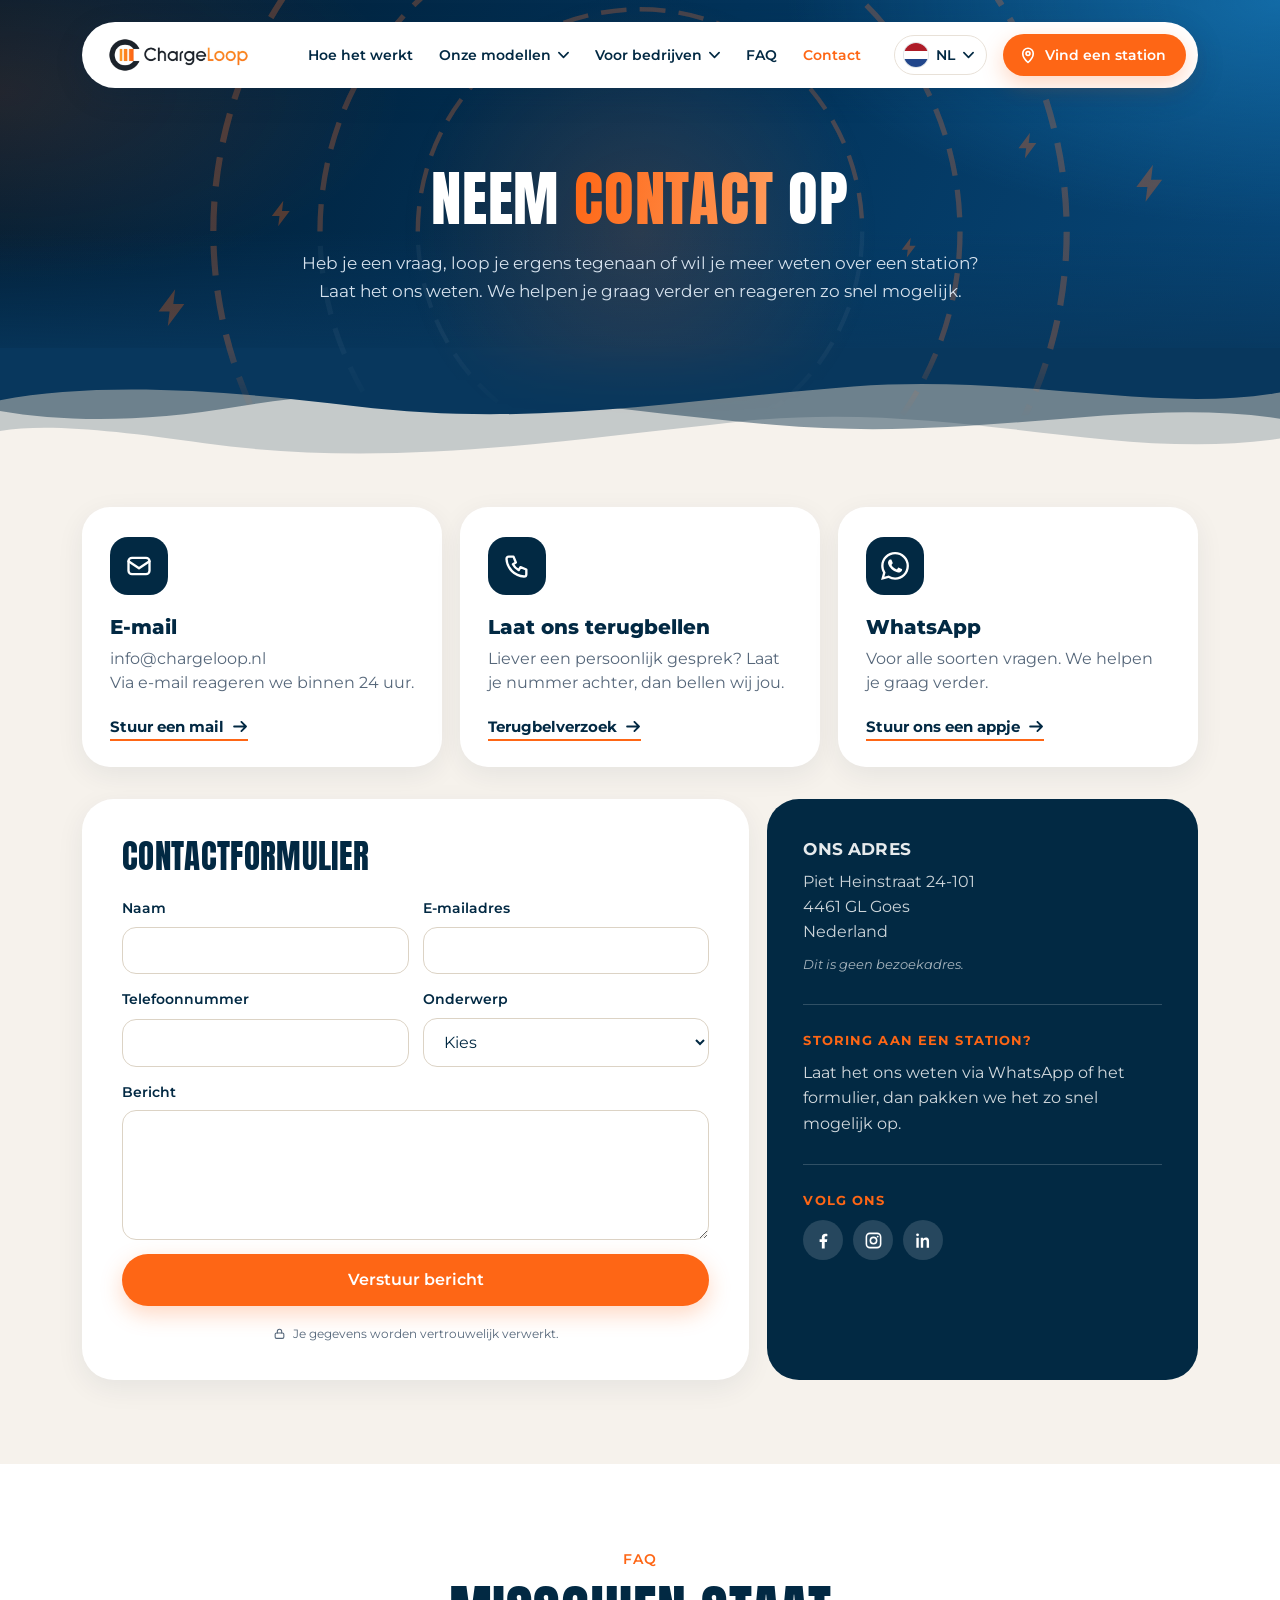
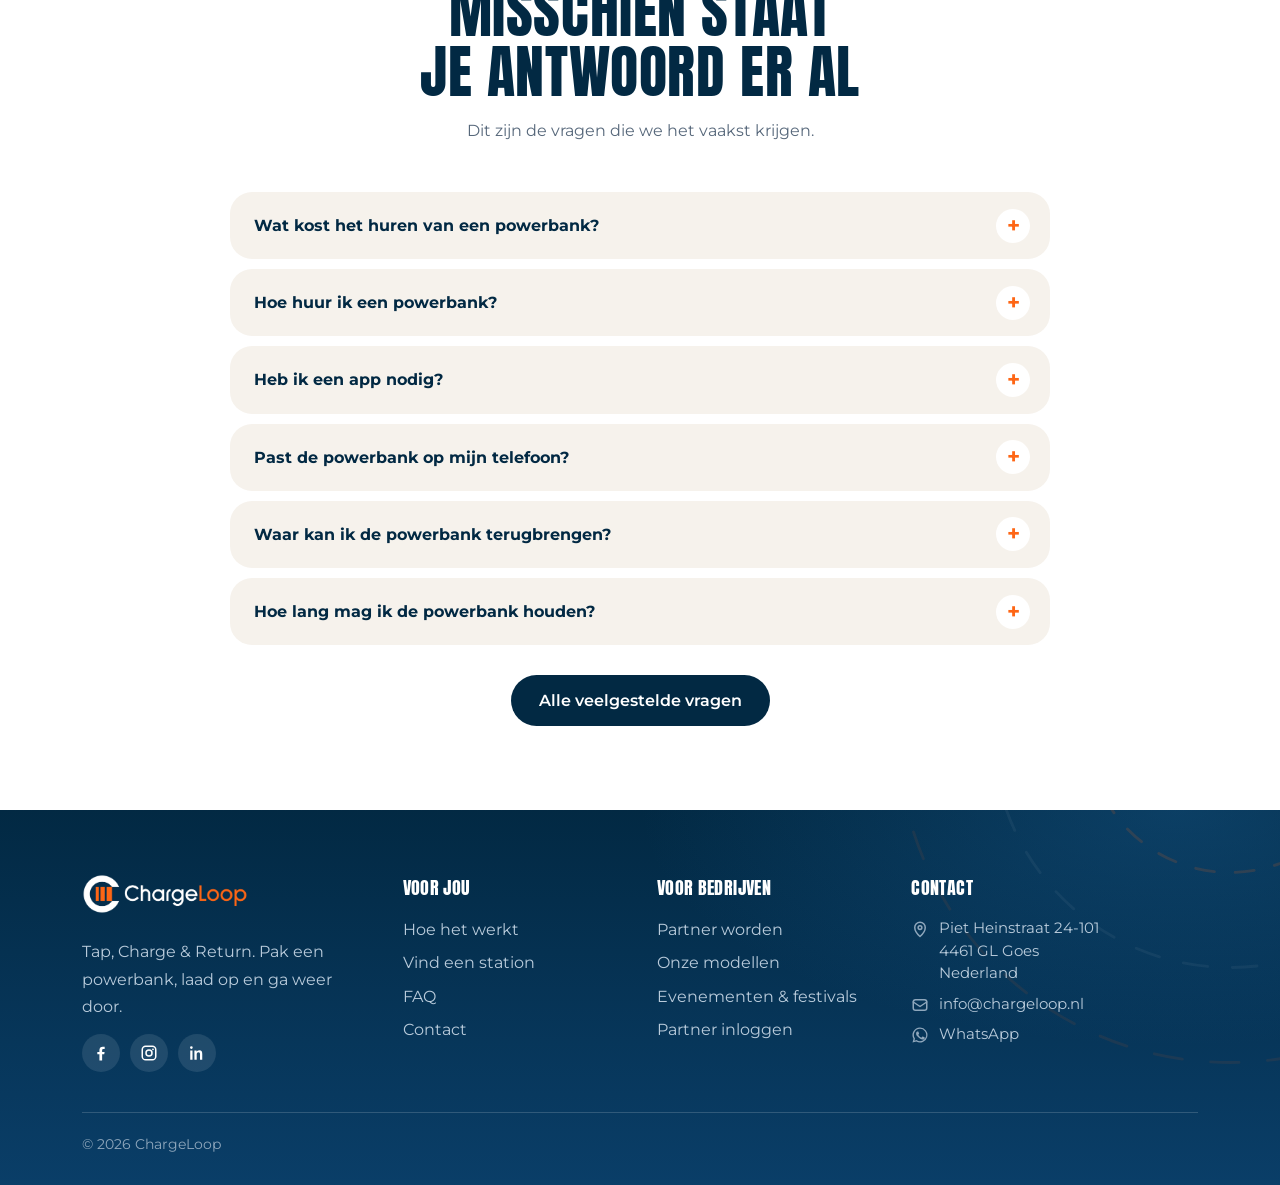
<file: contact.html>
<!doctype html><html lang="nl"><head><meta charset="utf-8"><meta name="viewport" content="width=device-width,initial-scale=1"><title>Contact | ChargeLoop</title><meta name="description" content="Heb je een vraag over een station of je powerbank? Neem contact op met ChargeLoop via WhatsApp, e-mail of het formulier. We reageren binnen 24 uur."><link rel="canonical" href="https://chargeloop.nl/contact"><meta property="og:url" content="https://chargeloop.nl/contact"><meta property="og:type" content="website"><meta property="og:site_name" content="ChargeLoop"><meta property="og:locale" content="nl_NL"><meta property="og:title" content="Contact | ChargeLoop"><meta property="og:description" content="Heb je een vraag over een station of je powerbank? Neem contact op met ChargeLoop via WhatsApp, e-mail of het formulier. We reageren binnen 24 uur."><meta property="og:image" content="https://chargeloop.nl/og-image.jpg"><meta property="og:image:width" content="1200"><meta property="og:image:height" content="630"><meta name="twitter:card" content="summary_large_image"><link rel="icon" type="image/png" sizes="32x32" href="favicon-32.png?v=1794667950"><link rel="icon" type="image/png" sizes="48x48" href="/favicon-48.png"><link rel="icon" type="image/png" sizes="96x96" href="/favicon-96.png"><link rel="apple-touch-icon" href="apple-touch-icon.png?v=1794667950">
<link rel="preconnect" href="https://fonts.googleapis.com"><link rel="preconnect" href="https://fonts.gstatic.com" crossorigin><link rel="stylesheet" href="https://fonts.googleapis.com/css2?family=Anton&family=Montserrat:wght@400;500;600;700&display=swap"><link rel="stylesheet" href="style.css?v=1794672586"></head><body data-page="contact">
<div class="top small"><div class="wrap"><header id="hdr"><div class="pill"><a class="lg" href="/" aria-label="ChargeLoop, naar de homepage"><img data-img="logo" src="logo.png" alt="ChargeLoop"></a><button class="burger" aria-label="Menu" aria-expanded="false"><span></span><span></span><span></span></button><nav class="main" id="nav"><a href="/#hoe-het-werkt">Hoe het werkt</a><div class="dd mega"><button class="ddb" type="button" aria-expanded="false" aria-haspopup="true">Onze modellen<svg class="chev" viewBox="0 0 12 8" aria-hidden="true"><path d="M1 1.5l5 5 5-5" fill="none" stroke="currentColor" stroke-width="1.8" stroke-linecap="round" stroke-linejoin="round"></path></svg></button><div class="ddm"><div class="megai"><div class="mg-wrap"><div class="mg-intro"><span class="mg-pill">Modellen</span><h3>Een station voor elke plek</h3><p>Van een compact station op de bar tot een vrijstaande zuil. Wij adviseren je gratis over het beste formaat.</p><div class="mg-act"><a class="mg-lnk" href="voor-bedrijven#stations">Alle modellen vergelijken<svg class="mg-arr" viewBox="0 0 16 12" aria-hidden="true"><path d="M1 6h13M9 1l5 5-5 5" fill="none" stroke="currentColor" stroke-width="2" stroke-linecap="round" stroke-linejoin="round"></path></svg></a></div></div><div class="mg-cards mg-c4"><a class="mg-card hl" href="voor-bedrijven#stations"><span class="mg-tile"><em class="mg-tag">Meest gekozen</em><img class="mg-st s6" src="model-st6.webp?v=1794663857" alt=""></span><span class="mg-row"><b>ChargeLoop 6</b><svg class="mg-arr" viewBox="0 0 16 12" aria-hidden="true"><path d="M1 6h13M9 1l5 5-5 5" fill="none" stroke="currentColor" stroke-width="2" stroke-linecap="round" stroke-linejoin="round"></path></svg></span><small>Ideaal voor kleine horeca, kappers en balies</small></a><a class="mg-card" href="voor-bedrijven#stations"><span class="mg-tile"><img class="mg-st s12" src="model-st12.webp?v=1794663857" alt=""></span><span class="mg-row"><b>ChargeLoop 12</b><svg class="mg-arr" viewBox="0 0 16 12" aria-hidden="true"><path d="M1 6h13M9 1l5 5-5 5" fill="none" stroke="currentColor" stroke-width="2" stroke-linecap="round" stroke-linejoin="round"></path></svg></span><small>Ideaal voor drukkere horeca, winkels en lobby’s</small></a><a class="mg-card" href="voor-bedrijven#stations"><span class="mg-tile"><img class="mg-st s24" src="model-st24.webp?v=1794663857" alt=""></span><span class="mg-row"><b>ChargeLoop 24</b><svg class="mg-arr" viewBox="0 0 16 12" aria-hidden="true"><path d="M1 6h13M9 1l5 5-5 5" fill="none" stroke="currentColor" stroke-width="2" stroke-linecap="round" stroke-linejoin="round"></path></svg></span><small>Ideaal voor hotels, winkels en sportscholen</small></a><a class="mg-card" href="voor-bedrijven#stations"><span class="mg-tile"><img class="mg-st s48" src="model-st48.webp?v=1794663857" alt=""></span><span class="mg-row"><b>ChargeLoop 48</b><svg class="mg-arr" viewBox="0 0 16 12" aria-hidden="true"><path d="M1 6h13M9 1l5 5-5 5" fill="none" stroke="currentColor" stroke-width="2" stroke-linecap="round" stroke-linejoin="round"></path></svg></span><small>Ideaal voor evenementen, beurzen en centra</small></a></div></div></div></div></div><div class="dd"><button class="ddb" type="button" aria-expanded="false" aria-haspopup="true">Voor bedrijven<svg class="chev" viewBox="0 0 12 8" aria-hidden="true"><path d="M1 1.5l5 5 5-5" fill="none" stroke="currentColor" stroke-width="1.8" stroke-linecap="round" stroke-linejoin="round"></path></svg></button><div class="ddm"><div class="ddi"><a href="voor-bedrijven">Partner worden</a><a href="evenementen-en-festivals">Evenementen &amp; festivals</a></div></div></div><a href="faq">FAQ</a><a href="contact" class="on">Contact</a><div class="lang"><button class="lb" type="button" aria-haspopup="true" aria-expanded="false" aria-label="Taal"><span class="fl"><svg viewBox="0 0 30 20" aria-hidden="true"><rect width="30" height="6.67" fill="#AE1C28"></rect><rect y="6.67" width="30" height="6.67" fill="#fff"></rect><rect y="13.33" width="30" height="6.67" fill="#21468B"></rect></svg></span><span class="lc">NL</span><svg class="chev" viewBox="0 0 12 8" aria-hidden="true"><path d="M1 1.5l5 5 5-5" fill="none" stroke="currentColor" stroke-width="1.8" stroke-linecap="round" stroke-linejoin="round"></path></svg></button><div class="lm"><div class="ddi"><button type="button" data-l="nl"><span class="fl"><svg viewBox="0 0 30 20" aria-hidden="true"><rect width="30" height="6.67" fill="#AE1C28"></rect><rect y="6.67" width="30" height="6.67" fill="#fff"></rect><rect y="13.33" width="30" height="6.67" fill="#21468B"></rect></svg></span>Nederlands</button><button type="button" data-l="en"><span class="fl"><svg viewBox="0 0 30 20" aria-hidden="true"><rect width="30" height="20" fill="#012169"></rect><path d="M0 0L30 20M30 0L0 20" stroke="#fff" stroke-width="4"></path><path d="M0 0L30 20M30 0L0 20" stroke="#C8102E" stroke-width="1.6"></path><path d="M15 0V20M0 10H30" stroke="#fff" stroke-width="6"></path><path d="M15 0V20M0 10H30" stroke="#C8102E" stroke-width="3.4"></path></svg></span>English</button></div></div></div><a class="btn btn-or find" href="vind-een-station"><svg viewBox="0 0 24 24" fill="none" stroke="currentColor" stroke-width="2.2" stroke-linecap="round" stroke-linejoin="round" aria-hidden="true"><path d="M12 22s7-6.2 7-12a7 7 0 10-14 0c0 5.8 7 12 7 12z"></path><circle cx="12" cy="10" r="2.6"></circle></svg>Vind een station</a></nav></div></header><div class="hero"><h1>Neem <em>contact</em> op</h1><p class="lead">Heb je een vraag, loop je ergens tegenaan of wil je meer weten over een station? Laat het ons weten. We helpen je graag verder en reageren zo snel mogelijk.</p></div></div><div data-wave class="wavebox"><svg viewBox="0 0 1440 150" preserveAspectRatio="none" aria-hidden="true"><path d="M0 0H1440V118C1250 150 1070 66 830 96C610 124 430 156 230 124C130 108 55 98 0 108Z" fill="#022943" fill-opacity=".2"></path><path d="M0 0H1440V92C1270 62 1100 124 870 100C650 78 480 34 270 76C160 98 70 96 0 82Z" fill="#022943" fill-opacity=".45"></path><path d="M0 0H1440V58C1300 86 1150 34 960 50C760 68 600 104 400 76C250 54 110 44 0 68Z" fill="#08375D"></path></svg></div></div><main><section id="contact" class="ct"><div class="wrap"><div class="ct-ch">
<a class="ct-c ct-ml" data-mail href="mailto:info@chargeloop.nl"><span class="ct-i"><svg viewBox="0 0 24 24" fill="none" stroke="currentColor" stroke-width="2" stroke-linecap="round" stroke-linejoin="round" aria-hidden="true"><rect x="3" y="5" width="18" height="14" rx="3"/><path d="M3 8l9 6 9-6"/></svg></span><b>E-mail</b><p><span data-c="email">info@chargeloop.nl</span><br>Via e-mail reageren we binnen 24 uur.</p><span class="ct-go">Stuur een mail<svg viewBox="0 0 16 12" fill="none" stroke="currentColor" stroke-width="2" stroke-linecap="round" stroke-linejoin="round" aria-hidden="true"><path d="M1 6h13M9 1l5 5-5 5"/></svg></span></a>
<a class="ct-c ct-tel" href="#terugbel" data-callback><span class="ct-i"><svg viewBox="0 0 24 24" fill="none" stroke="currentColor" stroke-width="2" stroke-linecap="round" stroke-linejoin="round" aria-hidden="true"><path d="M5 4h4l2 5-2.5 1.5a11 11 0 005 5L15 13l5 2v4a2 2 0 01-2 2A16 16 0 013 6a2 2 0 012-2z"/></svg></span><b>Laat ons terugbellen</b><p>Liever een persoonlijk gesprek? Laat je nummer achter, dan bellen wij jou.</p><span class="ct-go">Terugbelverzoek<svg viewBox="0 0 16 12" fill="none" stroke="currentColor" stroke-width="2" stroke-linecap="round" stroke-linejoin="round" aria-hidden="true"><path d="M1 6h13M9 1l5 5-5 5"/></svg></span></a>
<a class="ct-c ct-wa" data-wa href="https://wa.me/31621135776" target="_blank" rel="noopener"><span class="ct-i"><svg viewBox="0 0 24 24" fill="currentColor" aria-hidden="true"><path d="M17.472 14.382c-.297-.149-1.758-.867-2.03-.967-.273-.099-.471-.148-.67.15-.197.297-.767.966-.94 1.164-.173.199-.347.223-.644.075-.297-.15-1.255-.463-2.39-1.475-.883-.788-1.48-1.761-1.653-2.059-.173-.297-.018-.458.13-.606.134-.133.298-.347.446-.52.149-.174.198-.298.298-.497.099-.198.05-.371-.025-.52-.075-.149-.669-1.612-.916-2.207-.242-.579-.487-.5-.669-.51-.173-.008-.371-.01-.57-.01-.198 0-.52.074-.792.372-.272.297-1.04 1.016-1.04 2.479 0 1.462 1.065 2.875 1.213 3.074.149.198 2.096 3.2 5.077 4.487.709.306 1.262.489 1.694.625.712.227 1.36.195 1.871.118.571-.085 1.758-.719 2.006-1.413.248-.694.248-1.289.173-1.413-.074-.124-.272-.198-.57-.347m-5.421 7.403h-.004a9.87 9.87 0 01-5.031-1.378l-.361-.214-3.741.982.998-3.648-.235-.374a9.86 9.86 0 01-1.51-5.26c.001-5.45 4.436-9.884 9.888-9.884 2.64 0 5.122 1.03 6.988 2.898a9.825 9.825 0 012.893 6.994c-.003 5.45-4.437 9.884-9.885 9.884m8.413-18.297A11.815 11.815 0 0012.05 0C5.495 0 .16 5.335.157 11.892c0 2.096.547 4.142 1.588 5.945L.057 24l6.305-1.654a11.882 11.882 0 005.683 1.448h.005c6.554 0 11.89-5.335 11.893-11.893a11.821 11.821 0 00-3.48-8.413Z"/></svg></span><b>WhatsApp</b><p>Voor alle soorten vragen. We helpen je graag verder.</p><span class="ct-go">Stuur ons een appje<svg viewBox="0 0 16 12" fill="none" stroke="currentColor" stroke-width="2" stroke-linecap="round" stroke-linejoin="round" aria-hidden="true"><path d="M1 6h13M9 1l5 5-5 5"/></svg></span></a>
</div>
<div class="ct-main"><div class="ct-form cl-r"><h2>Contactformulier</h2><div data-form="contact"></div></div>
<aside class="ct-side"><h3>Ons adres</h3><address data-c="adres">Piet Heinstraat 24-101<br>4461 GL Goes<br>Nederland</address><em class="ct-n">Dit is geen bezoekadres.</em><div class="ct-sep"></div><span class="ct-k">Storing aan een station?</span><p>Laat het ons weten via WhatsApp of het formulier, dan pakken we het zo snel mogelijk op.</p><div class="ct-sep"></div><span class="ct-k">Volg ons</span><div class="soc" data-soc></div></aside></div></div></section>
<section class="b-white"><div class="wrap"><div class="head"><span class="label">FAQ</span><h2>Misschien staat je antwoord er al</h2><p>Dit zijn de vragen die we het vaakst krijgen.</p></div><div class="faq" data-faq-home style="max-width:820px;margin:0 auto"><details id="prijs"><summary>Wat kost het huren van een powerbank?</summary><div class="a">Je betaalt €3,00 per uur, met een maximum van €7,50 per dag. Daarnaast wordt €20 borg gereserveerd. Bij het terugbrengen worden de huurkosten hiermee verrekend en krijg je de rest terug.</div></details><details><summary>Hoe huur ik een powerbank?</summary><div class="a">Houd je telefoon of betaalpas tegen de betaalterminal. De powerbank komt automatisch vrij en je kunt direct beginnen met opladen.</div></details><details><summary>Heb ik een app nodig?</summary><div class="a">Nee! Je hebt geen app, account of registratie nodig. Contactloos betalen, powerbank pakken en klaar.</div></details><details><summary>Past de powerbank op mijn telefoon?</summary><div class="a">Ja! Onze powerbanks hebben drie ingebouwde kabels: USB-C, Lightning en Micro-USB. Zo kun je vrijwel iedere smartphone opladen.</div></details><details id="inleveren"><summary>Waar kan ik de powerbank terugbrengen?</summary><div class="a">Bij ieder ChargeLoop-station! Je hoeft hem dus niet terug te brengen naar de plek waar je hem hebt gehuurd. Al onze locaties vind je op de stationskaart.</div></details><details><summary>Hoe lang mag ik de powerbank houden?</summary><div class="a">Je hebt maximaal 72 uur (3 dagen) om de powerbank terug te brengen. Lever je hem niet op tijd in, dan vervalt de borg van €20.</div></details></div><div class="btnrow"><a class="btn btn-navy" href="faq">Alle veelgestelde vragen</a></div></div></section></main><footer id="ftr"><div class="wrap"><div class="fcols"><div><a class="lg plain" href="/"><img src="logo-footer.png" alt="ChargeLoop"></a><p class="fp">Tap, Charge &amp; Return. Pak een powerbank, laad op en ga weer door.</p><div class="soc"><a href="#" target="_blank" rel="noopener" aria-label="Facebook"><svg viewBox="0 0 24 24"><path d="M13.5 22v-8.2h2.8l.5-3.3h-3.3V8.4c0-.9.4-1.7 1.8-1.7h1.6V3.8S15.6 3.5 14.3 3.5c-2.700 0-4.400 1.600-4.400 4.500v2.500H7.100v3.300h2.800V22z"></path></svg></a><a href="#" target="_blank" rel="noopener" aria-label="Instagram"><svg viewBox="0 0 24 24"><path d="M7.500 2h9A5.500 5.500 0 0122 7.500v9a5.500 5.500 0 01-5.500 5.500h-9A5.500 5.500 0 012 16.500v-9A5.500 5.500 0 017.500 2zm0 2A3.500 3.500 0 004 7.500v9A3.500 3.500 0 007.500 20h9a3.500 3.500 0 003.500-3.500v-9A3.500 3.500 0 0016.500 4zM12 7a5 5 0 110 10 5 5 0 010-10zm0 2a3 3 0 100 6 3 3 0 000-6zm5.300-3.100a1.200 1.200 0 110 2.400 1.200 1.200 0 010-2.400z"></path></svg></a><a href="#" target="_blank" rel="noopener" aria-label="LinkedIn"><svg viewBox="0 0 24 24"><path d="M4.500 3A1.800 1.800 0 106.300 4.800 1.800 1.800 0 004.500 3zM3 8.500h3V21H3zm5.500 0h2.900v1.700c.5-.9 1.700-2 3.600-2 3.400 0 4 2.200 4 5.100V21h-3v-6.700c0-1.600 0-3.200-2-3.200s-2.400 1.500-2.400 3.100V21h-3z"></path></svg></a></div></div><div><h4>Voor jou</h4><a href="/#hoe-het-werkt">Hoe het werkt</a><a href="vind-een-station">Vind een station</a><a href="faq">FAQ</a><a href="contact">Contact</a></div><div><h4>Voor bedrijven</h4><a href="voor-bedrijven">Partner worden</a><a href="voor-bedrijven#stations">Onze modellen</a><a href="evenementen-en-festivals">Evenementen &amp; festivals</a><a href="portaal">Partner inloggen</a></div><div><h4>Contact</h4><div class="cl"><svg viewBox="0 0 24 24" fill="none" stroke="#8FA7BC" stroke-width="2" stroke-linecap="round" stroke-linejoin="round"><path d="M12 22s7-6.200 7-12a7 7 0 10-14 0c0 5.800 7 12 7 12z"></path><circle cx="12" cy="10" r="2.500"></circle></svg><span>Piet Heinstraat 24-101<br>4461 GL Goes<br>Nederland</span></div><a class="cl" href="mailto:info@chargeloop.nl"><svg viewBox="0 0 24 24" fill="none" stroke="#8FA7BC" stroke-width="2" stroke-linecap="round" stroke-linejoin="round"><rect x="3" y="5" width="18" height="14" rx="3"></rect><path d="M3 8l9 6 9-6"></path></svg><span>info@chargeloop.nl</span></a><a class="cl" href="https://wa.me/31621135776" target="_blank" rel="noopener"><svg viewBox="0 0 24 24" fill="#8FA7BC"><path d="M12 2a10 10 0 00-8.6 15.1L2 22l5-1.3A10 10 0 1012 2zm0 1.8a8.2 8.2 0 11-4.2 15.2l-.3-.2-2.9.8.8-2.8-.2-.3A8.2 8.2 0 0112 3.8zM8.5 7.4c-.2 0-.5.1-.7.4-.3.3-1 1-1 2.4s1 2.7 1.2 2.9c.1.2 2 3.1 4.9 4.3 2.4.9 2.9.7 3.4.7.5 0 1.7-.7 1.9-1.4.2-.7.2-1.3.2-1.4-.1-.1-.3-.2-.6-.4l-1.9-.9c-.3-.1-.5-.1-.7.1l-.9 1.1c-.1.2-.3.2-.6.1-.3-.1-1.2-.4-2.3-1.4-.8-.8-1.4-1.7-1.5-2-.2-.3 0-.4.1-.6l.4-.5c.1-.1.2-.3.3-.5.1-.2 0-.4 0-.5l-.8-2c-.2-.5-.4-.5-.6-.5z"></path></svg><span>WhatsApp</span></a></div></div><div class="copy"><span>© 2026 ChargeLoop<a class="adm-l" href="beheer" hidden="">Beheer</a></span></div></div></footer><script src="i18n.js?v=1794672870"></script><script src="sb-config.js"></script><script src="sb.js"></script><script src="app.js?v=1794766233"></script></body></html>
</file>
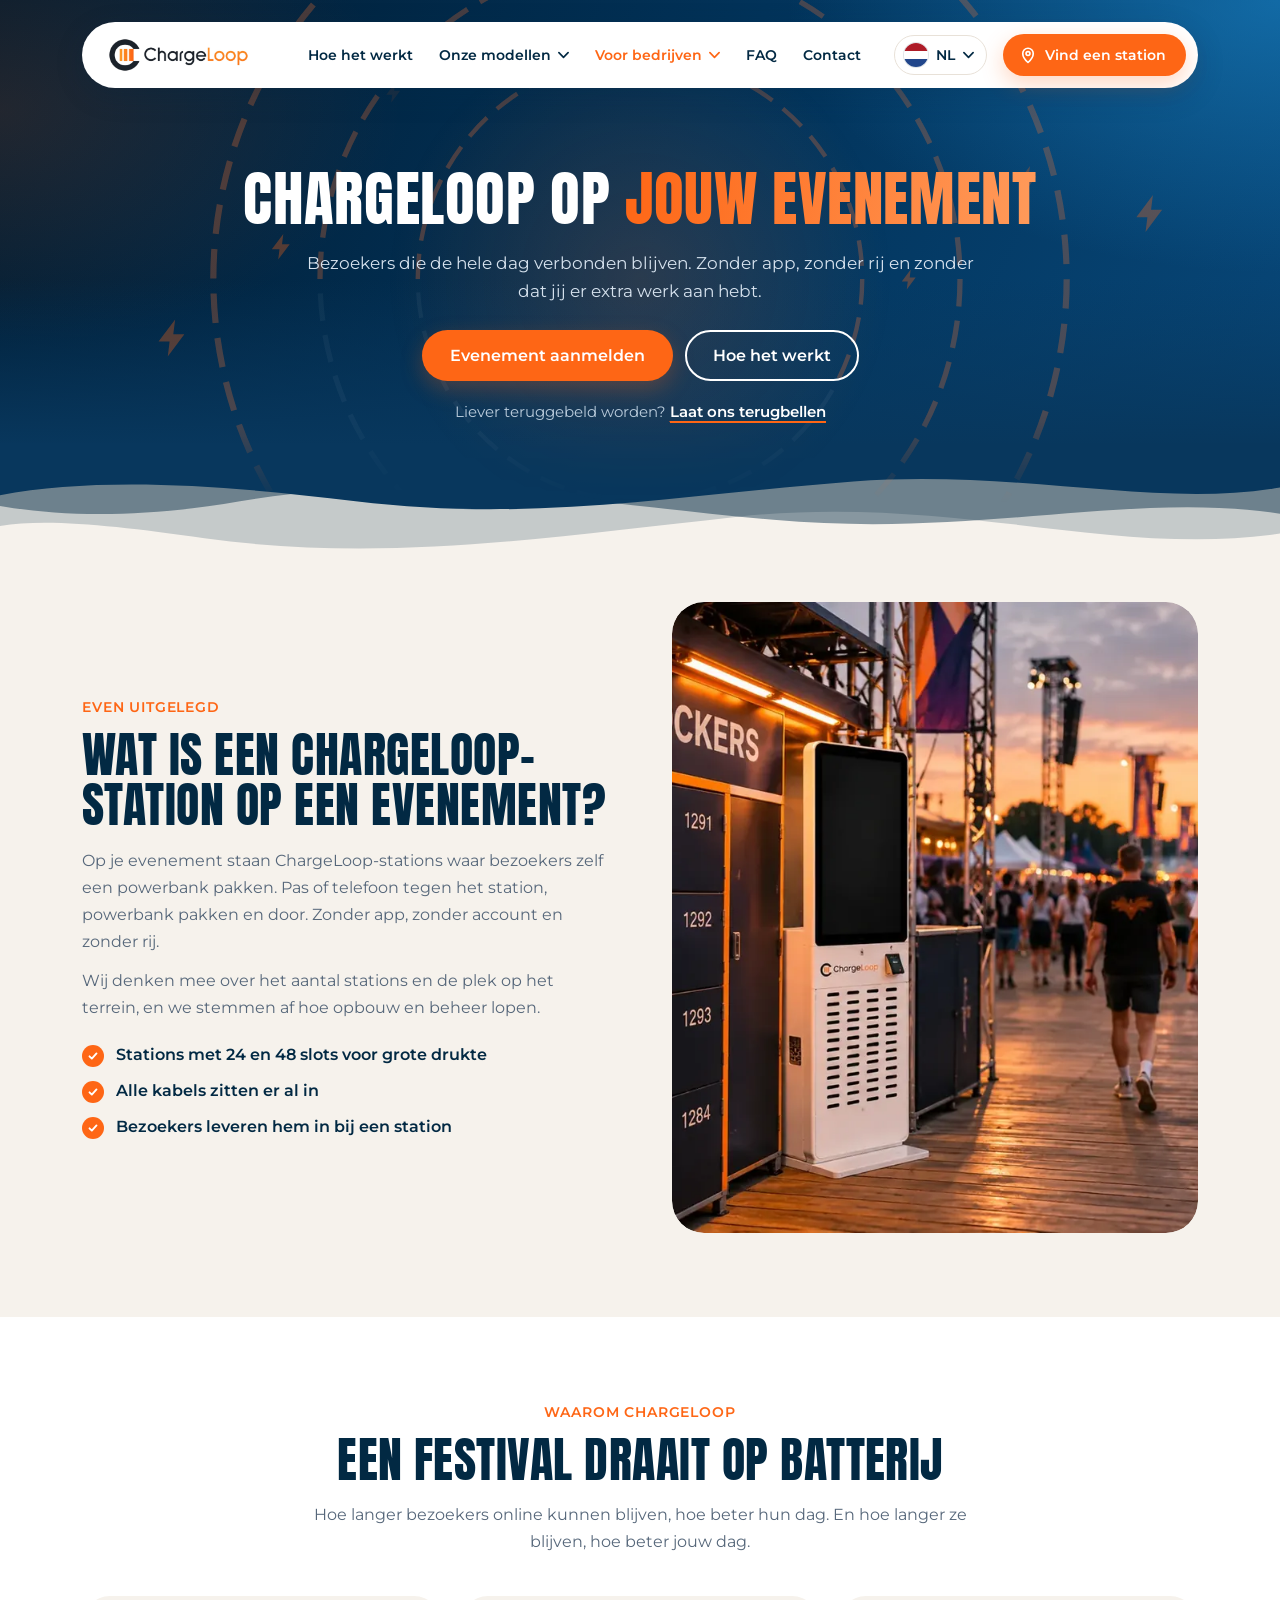
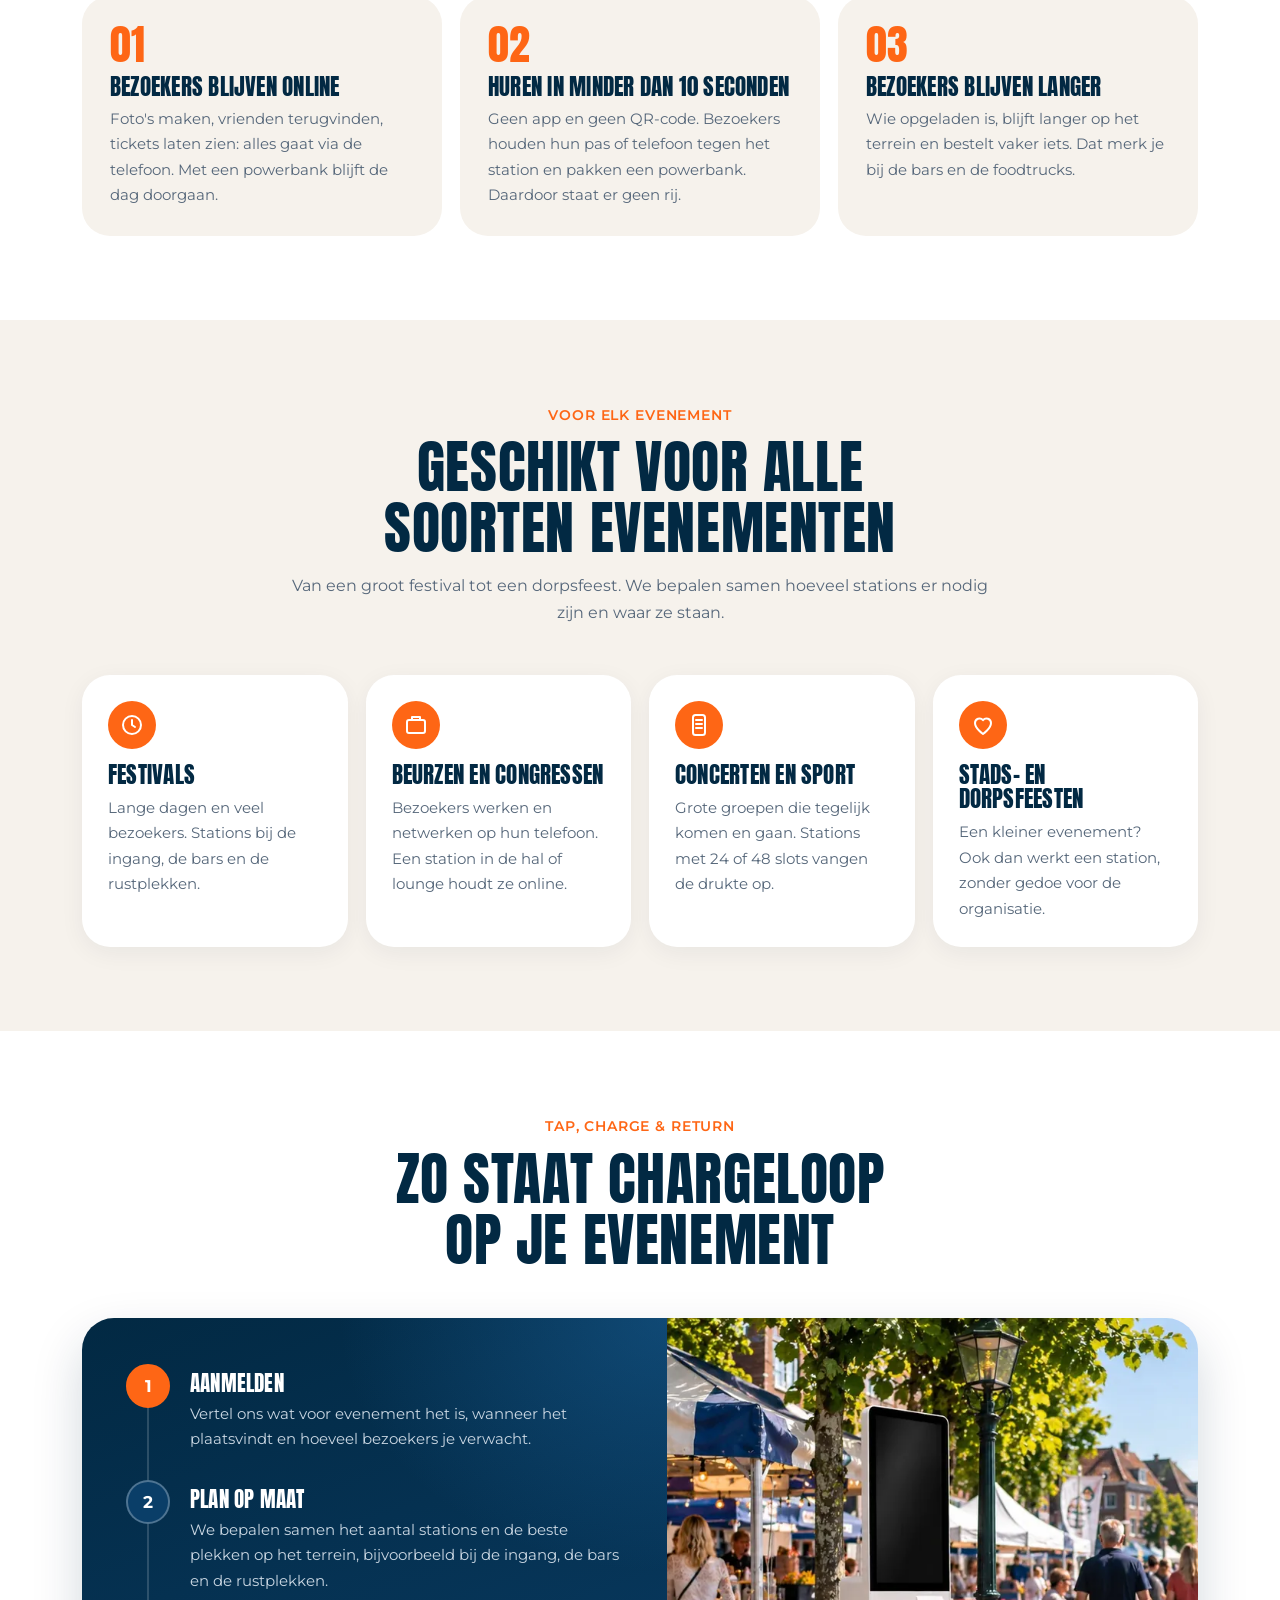
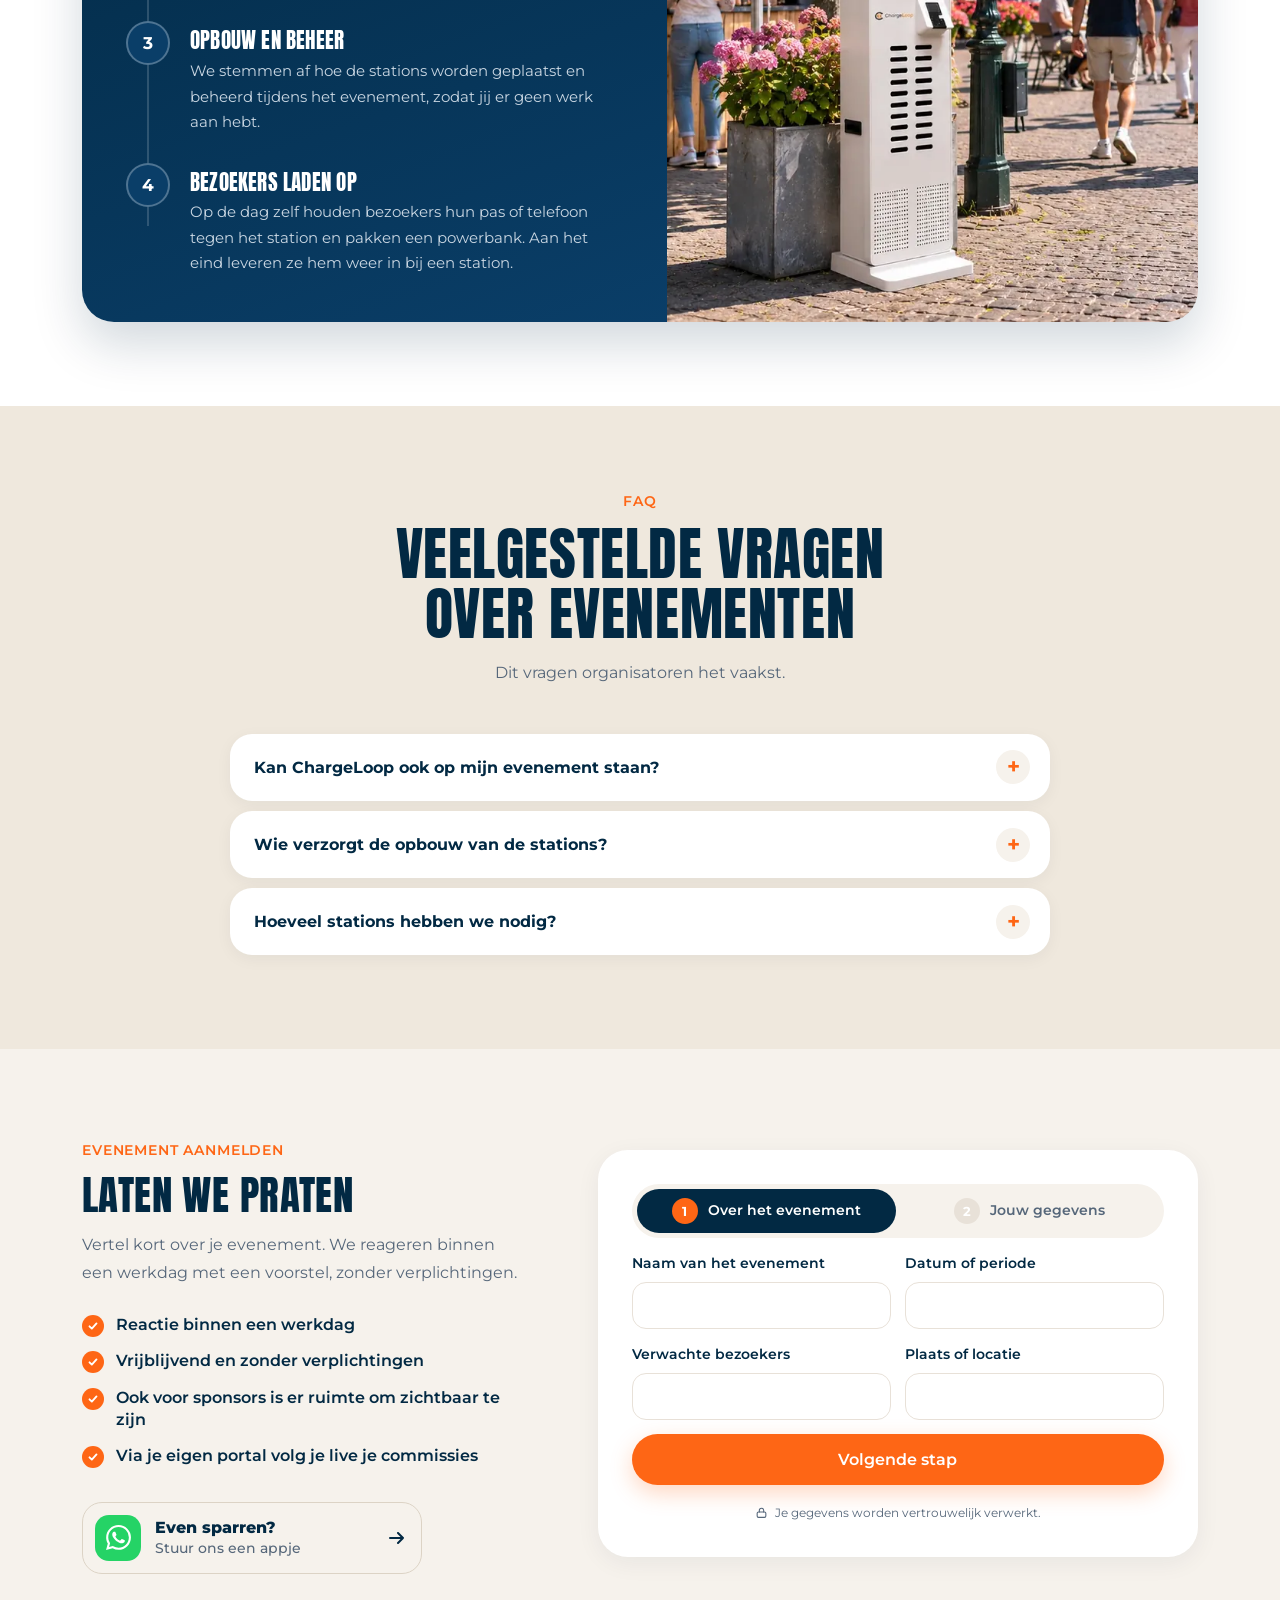
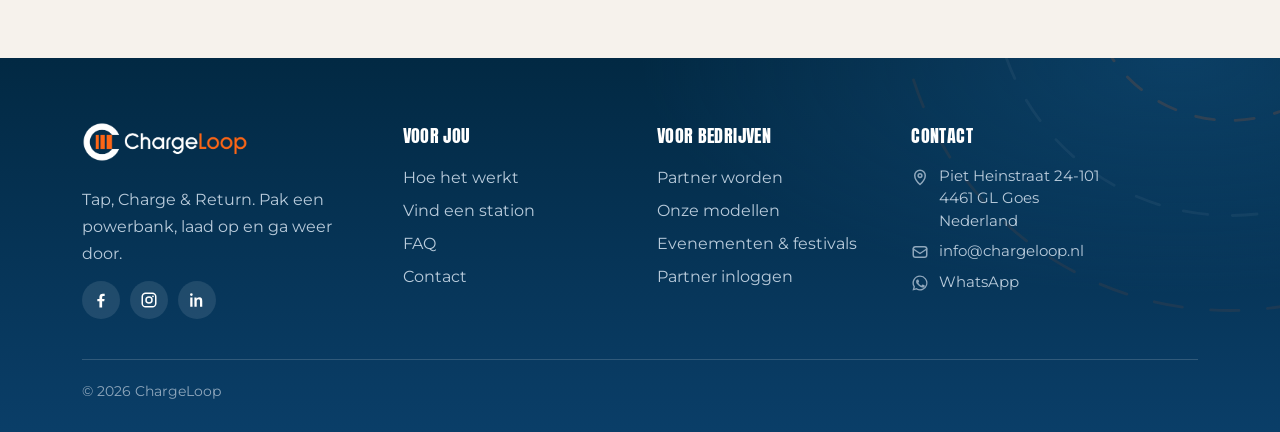
<file: evenementen-en-festivals.html>
<!doctype html><html lang="nl"><head><meta charset="utf-8"><meta name="viewport" content="width=device-width,initial-scale=1"><title>Powerbank verhuur voor evenementen en festivals | ChargeLoop</title><meta name="description" content="Houd bezoekers de hele dag opgeladen. ChargeLoop plaatst en beheert powerbank stations op jouw festival of evenement, zonder app en zonder rij."><link rel="canonical" href="https://chargeloop.nl/evenementen-en-festivals"><meta property="og:url" content="https://chargeloop.nl/evenementen-en-festivals"><meta property="og:type" content="website"><meta property="og:site_name" content="ChargeLoop"><meta property="og:locale" content="nl_NL"><meta property="og:title" content="Powerbank verhuur voor evenementen en festivals | ChargeLoop"><meta property="og:description" content="Houd bezoekers de hele dag opgeladen. ChargeLoop plaatst en beheert powerbank stations op jouw festival of evenement, zonder app en zonder rij."><meta property="og:image" content="https://chargeloop.nl/og-image.jpg"><meta property="og:image:width" content="1200"><meta property="og:image:height" content="630"><meta name="twitter:card" content="summary_large_image"><link rel="icon" type="image/png" sizes="32x32" href="favicon-32.png?v=1794667950"><link rel="icon" type="image/png" sizes="48x48" href="/favicon-48.png"><link rel="icon" type="image/png" sizes="96x96" href="/favicon-96.png"><link rel="apple-touch-icon" href="apple-touch-icon.png?v=1794667950">
<link rel="preconnect" href="https://fonts.googleapis.com"><link rel="preconnect" href="https://fonts.gstatic.com" crossorigin><link rel="stylesheet" href="https://fonts.googleapis.com/css2?family=Anton&family=Montserrat:wght@400;500;600;700&display=swap"><link rel="stylesheet" href="style.css?v=1794672586"><script type="application/ld+json" id="ld-faq">{"@context":"https://schema.org","@type":"FAQPage","mainEntity":[{"@type":"Question","name":"Kan ChargeLoop ook op mijn evenement staan?","acceptedAnswer":{"@type":"Answer","text":"Zeker! ChargeLoop is ideaal voor festivals, beurzen en evenementen. Bezoekers kunnen eenvoudig een powerbank huren en blijven bereikbaar tijdens jouw evenement."}},{"@type":"Question","name":"Wie verzorgt de opbouw van de stations?","acceptedAnswer":{"@type":"Answer","text":"Dat doen wij! In overleg met de organisatie verzorgen we de plaatsing en opbouw. We stemmen samen de beste locaties af. Jij hebt er verder geen omkijken naar."}},{"@type":"Question","name":"Hoeveel stations hebben we nodig?","acceptedAnswer":{"@type":"Answer","text":"Dat hangt af van het aantal bezoekers en de grootte van het terrein. We denken graag mee over de juiste hoeveelheid en het passende formaat."}}]}</script></head><body data-page="festivals">
<div class="top small"><div class="wrap"><header id="hdr"><div class="pill"><a class="lg" href="/" aria-label="ChargeLoop, naar de homepage"><img data-img="logo" src="logo.png" alt="ChargeLoop"></a><button class="burger" aria-label="Menu" aria-expanded="false"><span></span><span></span><span></span></button><nav class="main" id="nav"><a href="/#hoe-het-werkt">Hoe het werkt</a><div class="dd mega"><button class="ddb" type="button" aria-expanded="false" aria-haspopup="true">Onze modellen<svg class="chev" viewBox="0 0 12 8" aria-hidden="true"><path d="M1 1.5l5 5 5-5" fill="none" stroke="currentColor" stroke-width="1.8" stroke-linecap="round" stroke-linejoin="round"></path></svg></button><div class="ddm"><div class="megai"><div class="mg-wrap"><div class="mg-intro"><span class="mg-pill">Modellen</span><h3>Een station voor elke plek</h3><p>Van een compact station op de bar tot een vrijstaande zuil. Wij adviseren je gratis over het beste formaat.</p><div class="mg-act"><a class="mg-lnk" href="voor-bedrijven#stations">Alle modellen vergelijken<svg class="mg-arr" viewBox="0 0 16 12" aria-hidden="true"><path d="M1 6h13M9 1l5 5-5 5" fill="none" stroke="currentColor" stroke-width="2" stroke-linecap="round" stroke-linejoin="round"></path></svg></a></div></div><div class="mg-cards mg-c4"><a class="mg-card hl" href="voor-bedrijven#stations"><span class="mg-tile"><em class="mg-tag">Meest gekozen</em><img class="mg-st s6" src="model-st6.webp?v=1794663857" alt=""></span><span class="mg-row"><b>ChargeLoop 6</b><svg class="mg-arr" viewBox="0 0 16 12" aria-hidden="true"><path d="M1 6h13M9 1l5 5-5 5" fill="none" stroke="currentColor" stroke-width="2" stroke-linecap="round" stroke-linejoin="round"></path></svg></span><small>Ideaal voor kleine horeca, kappers en balies</small></a><a class="mg-card" href="voor-bedrijven#stations"><span class="mg-tile"><img class="mg-st s12" src="model-st12.webp?v=1794663857" alt=""></span><span class="mg-row"><b>ChargeLoop 12</b><svg class="mg-arr" viewBox="0 0 16 12" aria-hidden="true"><path d="M1 6h13M9 1l5 5-5 5" fill="none" stroke="currentColor" stroke-width="2" stroke-linecap="round" stroke-linejoin="round"></path></svg></span><small>Ideaal voor drukkere horeca, winkels en lobby’s</small></a><a class="mg-card" href="voor-bedrijven#stations"><span class="mg-tile"><img class="mg-st s24" src="model-st24.webp?v=1794663857" alt=""></span><span class="mg-row"><b>ChargeLoop 24</b><svg class="mg-arr" viewBox="0 0 16 12" aria-hidden="true"><path d="M1 6h13M9 1l5 5-5 5" fill="none" stroke="currentColor" stroke-width="2" stroke-linecap="round" stroke-linejoin="round"></path></svg></span><small>Ideaal voor hotels, winkels en sportscholen</small></a><a class="mg-card" href="voor-bedrijven#stations"><span class="mg-tile"><img class="mg-st s48" src="model-st48.webp?v=1794663857" alt=""></span><span class="mg-row"><b>ChargeLoop 48</b><svg class="mg-arr" viewBox="0 0 16 12" aria-hidden="true"><path d="M1 6h13M9 1l5 5-5 5" fill="none" stroke="currentColor" stroke-width="2" stroke-linecap="round" stroke-linejoin="round"></path></svg></span><small>Ideaal voor evenementen, beurzen en centra</small></a></div></div></div></div></div><div class="dd on"><button class="ddb" type="button" aria-expanded="false" aria-haspopup="true">Voor bedrijven<svg class="chev" viewBox="0 0 12 8" aria-hidden="true"><path d="M1 1.5l5 5 5-5" fill="none" stroke="currentColor" stroke-width="1.8" stroke-linecap="round" stroke-linejoin="round"></path></svg></button><div class="ddm"><div class="ddi"><a href="voor-bedrijven">Partner worden</a><a href="evenementen-en-festivals" class="on">Evenementen &amp; festivals</a></div></div></div><a href="faq">FAQ</a><a href="contact">Contact</a><div class="lang"><button class="lb" type="button" aria-haspopup="true" aria-expanded="false" aria-label="Taal"><span class="fl"><svg viewBox="0 0 30 20" aria-hidden="true"><rect width="30" height="6.67" fill="#AE1C28"></rect><rect y="6.67" width="30" height="6.67" fill="#fff"></rect><rect y="13.33" width="30" height="6.67" fill="#21468B"></rect></svg></span><span class="lc">NL</span><svg class="chev" viewBox="0 0 12 8" aria-hidden="true"><path d="M1 1.5l5 5 5-5" fill="none" stroke="currentColor" stroke-width="1.8" stroke-linecap="round" stroke-linejoin="round"></path></svg></button><div class="lm"><div class="ddi"><button type="button" data-l="nl"><span class="fl"><svg viewBox="0 0 30 20" aria-hidden="true"><rect width="30" height="6.67" fill="#AE1C28"></rect><rect y="6.67" width="30" height="6.67" fill="#fff"></rect><rect y="13.33" width="30" height="6.67" fill="#21468B"></rect></svg></span>Nederlands</button><button type="button" data-l="en"><span class="fl"><svg viewBox="0 0 30 20" aria-hidden="true"><rect width="30" height="20" fill="#012169"></rect><path d="M0 0L30 20M30 0L0 20" stroke="#fff" stroke-width="4"></path><path d="M0 0L30 20M30 0L0 20" stroke="#C8102E" stroke-width="1.6"></path><path d="M15 0V20M0 10H30" stroke="#fff" stroke-width="6"></path><path d="M15 0V20M0 10H30" stroke="#C8102E" stroke-width="3.4"></path></svg></span>English</button></div></div></div><a class="btn btn-or find" href="vind-een-station"><svg viewBox="0 0 24 24" fill="none" stroke="currentColor" stroke-width="2.2" stroke-linecap="round" stroke-linejoin="round" aria-hidden="true"><path d="M12 22s7-6.2 7-12a7 7 0 10-14 0c0 5.8 7 12 7 12z"></path><circle cx="12" cy="10" r="2.6"></circle></svg>Vind een station</a></nav></div></header><div class="hero"><h1>ChargeLoop op <em>jouw evenement</em></h1><p class="lead">Bezoekers die de hele dag verbonden blijven. Zonder app, zonder rij en zonder dat jij er extra werk aan hebt.</p><div class="cta"><a class="btn btn-or" href="#aanvragen">Evenement aanmelden</a><a class="btn btn-ghost" href="#hoe">Hoe het werkt</a></div><p class="hero-tel">Liever teruggebeld worden? <a href="#terugbel" data-callback>Laat ons terugbellen</a></p></div></div><div data-wave class="wavebox"><svg viewBox="0 0 1440 150" preserveAspectRatio="none" aria-hidden="true"><path d="M0 0H1440V118C1250 150 1070 66 830 96C610 124 430 156 230 124C130 108 55 98 0 108Z" fill="#022943" fill-opacity=".2"></path><path d="M0 0H1440V92C1270 62 1100 124 870 100C650 78 480 34 270 76C160 98 70 96 0 82Z" fill="#022943" fill-opacity=".45"></path><path d="M0 0H1440V58C1300 86 1150 34 960 50C760 68 600 104 400 76C250 54 110 44 0 68Z" fill="#08375D"></path></svg></div></div><main><section class=""><div class="wrap"><div class="what"><div class="what-t"><span class="label">Even uitgelegd</span><h2>Wat is een ChargeLoop-station op een evenement?</h2><p>Op je evenement staan ChargeLoop-stations waar bezoekers zelf een powerbank pakken. Pas of telefoon tegen het station, powerbank pakken en door. Zonder app, zonder account en zonder rij.</p><p>Wij denken mee over het aantal stations en de plek op het terrein, en we stemmen af hoe opbouw en beheer lopen.</p><ul class="ap dark"><li>Stations met 24 en 48 slots voor grote drukte</li><li>Alle kabels zitten er al in</li><li>Bezoekers leveren hem in bij een station</li></ul></div><div class="tphoto what-photo hasimg" data-img="fest_what"><img src="festival-lockers.webp" alt="ChargeLoop-station op een festivalterrein" style="display:block;width:100%;height:100%;object-fit:cover;object-position:35% 50%;border-radius:inherit"><div class="phold" hidden><svg viewBox="0 0 24 24" fill="none" stroke="#56677A" stroke-width="1.6" stroke-linecap="round" stroke-linejoin="round"><rect x="3" y="5" width="18" height="14" rx="3"/><circle cx="12" cy="12" r="3.5"/><path d="M8 5l1.5-2h5L16 5"/></svg><span>Hier komt een foto van een station op een evenement</span></div></div></div></div></section><section class="b-white"><div class="wrap"><div class="bat"><div class="bat-l"><span class="label">Waarom ChargeLoop</span><h2>Een festival draait op batterij</h2><p>Hoe langer bezoekers online kunnen blijven, hoe beter hun dag. En hoe langer ze blijven, hoe beter jouw dag.</p></div><div class="bat-r"><div class="br"><b>01</b><div><h3>Bezoekers blijven online</h3><p>Foto's maken, vrienden terugvinden, tickets laten zien: alles gaat via de telefoon. Met een powerbank blijft de dag doorgaan.</p></div></div><div class="br"><b>02</b><div><h3>Huren in minder dan 10 seconden</h3><p>Geen app en geen QR-code. Bezoekers houden hun pas of telefoon tegen het station en pakken een powerbank. Daardoor staat er geen rij.</p></div></div><div class="br"><b>03</b><div><h3>Bezoekers blijven langer</h3><p>Wie opgeladen is, blijft langer op het terrein en bestelt vaker iets. Dat merk je bij de bars en de foodtrucks.</p></div></div></div></div></div></section><section><div class="wrap"><div class="head"><span class="label">Voor elk evenement</span><h2>Geschikt voor alle soorten evenementen</h2><p>Van een groot festival tot een dorpsfeest. We bepalen samen hoeveel stations er nodig zijn en waar ze staan.</p></div><div class="evgrid"><div class="evc"><div class="ic"><svg viewBox="0 0 24 24" fill="none" stroke="#fff" stroke-width="2" stroke-linecap="round" stroke-linejoin="round"><circle cx="12" cy="12" r="9"/><path d="M12 7v5l3 2"/></svg></div><h3>Festivals</h3><p>Lange dagen en veel bezoekers. Stations bij de ingang, de bars en de rustplekken.</p></div><div class="evc"><div class="ic"><svg viewBox="0 0 24 24" fill="none" stroke="#fff" stroke-width="2" stroke-linecap="round" stroke-linejoin="round"><rect x="3" y="7" width="18" height="13" rx="2"/><path d="M8 7V4h8v3"/></svg></div><h3>Beurzen en congressen</h3><p>Bezoekers werken en netwerken op hun telefoon. Een station in de hal of lounge houdt ze online.</p></div><div class="evc"><div class="ic"><svg viewBox="0 0 24 24" fill="none" stroke="#fff" stroke-width="2" stroke-linecap="round" stroke-linejoin="round"><rect x="6" y="2" width="12" height="20" rx="2.5"/><path d="M9 7h6M9 11h6M9 15h6"/></svg></div><h3>Concerten en sport</h3><p>Grote groepen die tegelijk komen en gaan. Stations met 24 of 48 slots vangen de drukte op.</p></div><div class="evc"><div class="ic"><svg viewBox="0 0 24 24" fill="none" stroke="#fff" stroke-width="2" stroke-linecap="round" stroke-linejoin="round"><path d="M12 21s-8-5.5-8-11a4.5 4.5 0 018-2.8A4.5 4.5 0 0120 10c0 5.5-8 11-8 11z"/></svg></div><h3>Stads- en dorpsfeesten</h3><p>Een kleiner evenement? Ook dan werkt een station, zonder gedoe voor de organisatie.</p></div></div></div></section><section id="hoe" class="b-white"><div class="wrap"><div class="head"><span class="label">Tap, Charge &amp; Return</span><h2>Zo staat ChargeLoop op je evenement</h2></div><div class="tlwrap"><ol class="tline"><li><span class="tn">1</span><div><h3>Aanmelden</h3><p>Vertel ons wat voor evenement het is, wanneer het plaatsvindt en hoeveel bezoekers je verwacht.</p></div></li><li><span class="tn">2</span><div><h3>Plan op maat</h3><p>We bepalen samen het aantal stations en de beste plekken op het terrein, bijvoorbeeld bij de ingang, de bars en de rustplekken.</p></div></li><li><span class="tn">3</span><div><h3>Opbouw en beheer</h3><p>We stemmen af hoe de stations worden geplaatst en beheerd tijdens het evenement, zodat jij er geen werk aan hebt.</p></div></li><li><span class="tn">4</span><div><h3>Bezoekers laden op</h3><p>Op de dag zelf houden bezoekers hun pas of telefoon tegen het station en pakken een powerbank. Aan het eind leveren ze hem weer in bij een station.</p></div></li></ol><div class="tphoto hasimg" data-img="festival" style="position:relative"><img src="festival-haven.webp" alt="ChargeLoop-station op een havenfestival" loading="lazy" style="position:absolute;inset:0;display:block;width:100%;height:100%;object-fit:cover;object-position:37% 50%;border-radius:inherit"><div class="phold" hidden><svg viewBox="0 0 24 24" fill="none" stroke="#56677A" stroke-width="1.6" stroke-linecap="round" stroke-linejoin="round"><rect x="3" y="5" width="18" height="14" rx="3"/><circle cx="12" cy="12" r="3.5"/><path d="M8 5l1.5-2h5L16 5"/></svg><span>Hier komt een foto van onze stations op een festival</span></div></div></div></div></section><section class="b-sand" id="faq"><div class="wrap"><div class="head"><span class="label">FAQ</span><h2>Veelgestelde vragen over evenementen</h2><p>Dit vragen organisatoren het vaakst.</p></div><div class="faq" data-faq-cat="Evenementen &amp; festivals|Voor evenementen &amp; festivals|Evenementen" style="max-width:820px;margin:0 auto"><details><summary>Kan ChargeLoop ook op mijn evenement staan?</summary><div class="a">Zeker! ChargeLoop is ideaal voor festivals, beurzen en evenementen. Bezoekers kunnen eenvoudig een powerbank huren en blijven bereikbaar tijdens jouw evenement.</div></details><details><summary>Wie verzorgt de opbouw van de stations?</summary><div class="a">Dat doen wij! In overleg met de organisatie verzorgen we de plaatsing en opbouw. We stemmen samen de beste locaties af. Jij hebt er verder geen omkijken naar.</div></details><details><summary>Hoeveel stations hebben we nodig?</summary><div class="a">Dat hangt af van het aantal bezoekers en de grootte van het terrein. We denken graag mee over de juiste hoeveelheid en het passende formaat.</div></details></div></div></section><section id="aanvragen"><div class="wrap"><div class="cgrid eq"><div class="cl-l aside"><span class="label">Evenement aanmelden</span><h2>Laten we praten</h2><p class="sub">Vertel kort over je evenement. We reageren binnen een werkdag met een voorstel, zonder verplichtingen.</p><ul class="ap"><li>Reactie binnen een werkdag</li><li>Vrijblijvend en zonder verplichtingen</li><li>Ook voor sponsors is er ruimte om zichtbaar te zijn</li><li>Via je eigen portal volg je live je commissies</li></ul><p class="ac"><a class="wai wap" data-wa href="https://wa.me/31621135776" target="_blank" rel="noopener" aria-label="WhatsApp" title="WhatsApp"><i><svg viewBox="0 0 24 24" fill="currentColor" aria-hidden="true"><path d="M17.472 14.382c-.297-.149-1.758-.867-2.03-.967-.273-.099-.471-.148-.67.15-.197.297-.767.966-.94 1.164-.173.199-.347.223-.644.075-.297-.15-1.255-.463-2.39-1.475-.883-.788-1.48-1.761-1.653-2.059-.173-.297-.018-.458.13-.606.134-.133.298-.347.446-.52.149-.174.198-.298.298-.497.099-.198.05-.371-.025-.52-.075-.149-.669-1.612-.916-2.207-.242-.579-.487-.5-.669-.51-.173-.008-.371-.01-.57-.01-.198 0-.52.074-.792.372-.272.297-1.04 1.016-1.04 2.479 0 1.462 1.065 2.875 1.213 3.074.149.198 2.096 3.2 5.077 4.487.709.306 1.262.489 1.694.625.712.227 1.36.195 1.871.118.571-.085 1.758-.719 2.006-1.413.248-.694.248-1.289.173-1.413-.074-.124-.272-.198-.57-.347m-5.421 7.403h-.004a9.87 9.87 0 01-5.031-1.378l-.361-.214-3.741.982.998-3.648-.235-.374a9.86 9.86 0 01-1.51-5.26c.001-5.45 4.436-9.884 9.888-9.884 2.64 0 5.122 1.03 6.988 2.898a9.825 9.825 0 012.893 6.994c-.003 5.45-4.437 9.884-9.885 9.884m8.413-18.297A11.815 11.815 0 0012.05 0C5.495 0 .16 5.335.157 11.892c0 2.096.547 4.142 1.588 5.945L.057 24l6.305-1.654a11.882 11.882 0 005.683 1.448h.005c6.554 0 11.89-5.335 11.893-11.893a11.821 11.821 0 00-3.48-8.413Z"/></svg></i><span><b>Even sparren?</b><small>Stuur ons een appje</small></span><svg class="wap-a" viewBox="0 0 16 12" fill="none" stroke="currentColor" stroke-width="2" stroke-linecap="round" stroke-linejoin="round" aria-hidden="true"><path d="M1 6h13M9 1l5 5-5 5"/></svg></a></p></div><div class="cl-r fcard"><div data-form="festival"></div></div></div></div></section></main><footer id="ftr"><div class="wrap"><div class="fcols"><div><a class="lg plain" href="/"><img src="logo-footer.png" alt="ChargeLoop"></a><p class="fp">Tap, Charge &amp; Return. Pak een powerbank, laad op en ga weer door.</p><div class="soc"><a href="#" target="_blank" rel="noopener" aria-label="Facebook"><svg viewBox="0 0 24 24"><path d="M13.5 22v-8.2h2.8l.5-3.3h-3.3V8.4c0-.9.4-1.7 1.8-1.7h1.6V3.8S15.6 3.5 14.3 3.5c-2.700 0-4.400 1.600-4.400 4.500v2.500H7.100v3.300h2.800V22z"></path></svg></a><a href="#" target="_blank" rel="noopener" aria-label="Instagram"><svg viewBox="0 0 24 24"><path d="M7.500 2h9A5.500 5.500 0 0122 7.500v9a5.500 5.500 0 01-5.500 5.500h-9A5.500 5.500 0 012 16.500v-9A5.500 5.500 0 017.500 2zm0 2A3.500 3.500 0 004 7.500v9A3.500 3.500 0 007.500 20h9a3.500 3.500 0 003.500-3.500v-9A3.500 3.500 0 0016.500 4zM12 7a5 5 0 110 10 5 5 0 010-10zm0 2a3 3 0 100 6 3 3 0 000-6zm5.300-3.100a1.200 1.200 0 110 2.400 1.200 1.200 0 010-2.400z"></path></svg></a><a href="#" target="_blank" rel="noopener" aria-label="LinkedIn"><svg viewBox="0 0 24 24"><path d="M4.500 3A1.800 1.800 0 106.300 4.800 1.800 1.800 0 004.500 3zM3 8.500h3V21H3zm5.500 0h2.900v1.700c.5-.9 1.700-2 3.600-2 3.400 0 4 2.200 4 5.100V21h-3v-6.700c0-1.600 0-3.200-2-3.200s-2.400 1.500-2.400 3.100V21h-3z"></path></svg></a></div></div><div><h4>Voor jou</h4><a href="/#hoe-het-werkt">Hoe het werkt</a><a href="vind-een-station">Vind een station</a><a href="faq">FAQ</a><a href="contact">Contact</a></div><div><h4>Voor bedrijven</h4><a href="voor-bedrijven">Partner worden</a><a href="voor-bedrijven#stations">Onze modellen</a><a href="evenementen-en-festivals">Evenementen &amp; festivals</a><a href="portaal">Partner inloggen</a></div><div><h4>Contact</h4><div class="cl"><svg viewBox="0 0 24 24" fill="none" stroke="#8FA7BC" stroke-width="2" stroke-linecap="round" stroke-linejoin="round"><path d="M12 22s7-6.200 7-12a7 7 0 10-14 0c0 5.800 7 12 7 12z"></path><circle cx="12" cy="10" r="2.500"></circle></svg><span>Piet Heinstraat 24-101<br>4461 GL Goes<br>Nederland</span></div><a class="cl" href="mailto:info@chargeloop.nl"><svg viewBox="0 0 24 24" fill="none" stroke="#8FA7BC" stroke-width="2" stroke-linecap="round" stroke-linejoin="round"><rect x="3" y="5" width="18" height="14" rx="3"></rect><path d="M3 8l9 6 9-6"></path></svg><span>info@chargeloop.nl</span></a><a class="cl" href="https://wa.me/31621135776" target="_blank" rel="noopener"><svg viewBox="0 0 24 24" fill="#8FA7BC"><path d="M12 2a10 10 0 00-8.6 15.1L2 22l5-1.3A10 10 0 1012 2zm0 1.8a8.2 8.2 0 11-4.2 15.2l-.3-.2-2.9.8.8-2.8-.2-.3A8.2 8.2 0 0112 3.8zM8.5 7.4c-.2 0-.5.1-.7.4-.3.3-1 1-1 2.4s1 2.7 1.2 2.9c.1.2 2 3.1 4.9 4.3 2.4.9 2.9.7 3.4.7.5 0 1.7-.7 1.9-1.4.2-.7.2-1.3.2-1.4-.1-.1-.3-.2-.6-.4l-1.9-.9c-.3-.1-.5-.1-.7.1l-.9 1.1c-.1.2-.3.2-.6.1-.3-.1-1.2-.4-2.3-1.4-.8-.8-1.4-1.7-1.5-2-.2-.3 0-.4.1-.6l.4-.5c.1-.1.2-.3.3-.5.1-.2 0-.4 0-.5l-.8-2c-.2-.5-.4-.5-.6-.5z"></path></svg><span>WhatsApp</span></a></div></div><div class="copy"><span>© 2026 ChargeLoop<a class="adm-l" href="beheer" hidden="">Beheer</a></span></div></div></footer><script src="i18n.js?v=1794672870"></script><script src="sb-config.js"></script><script src="sb.js"></script><script src="app.js?v=1794766233"></script></body></html>
</file>
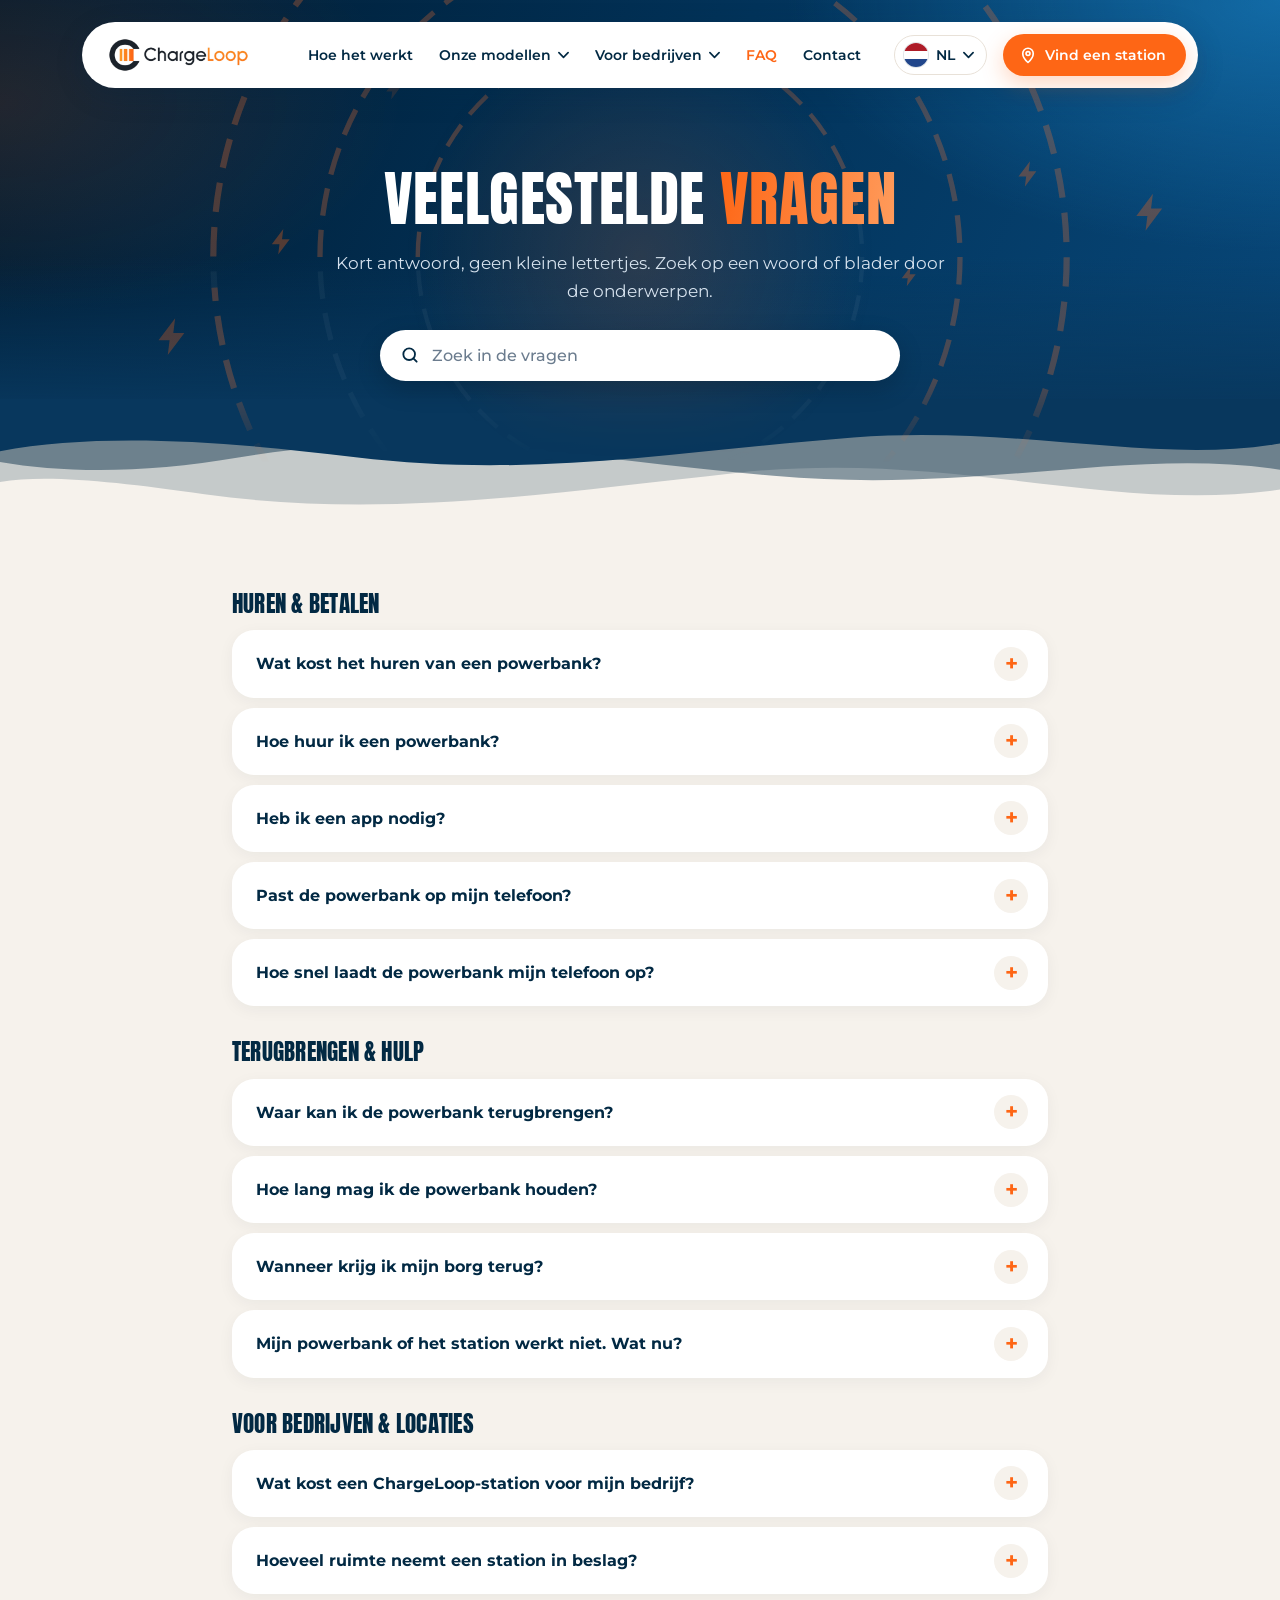
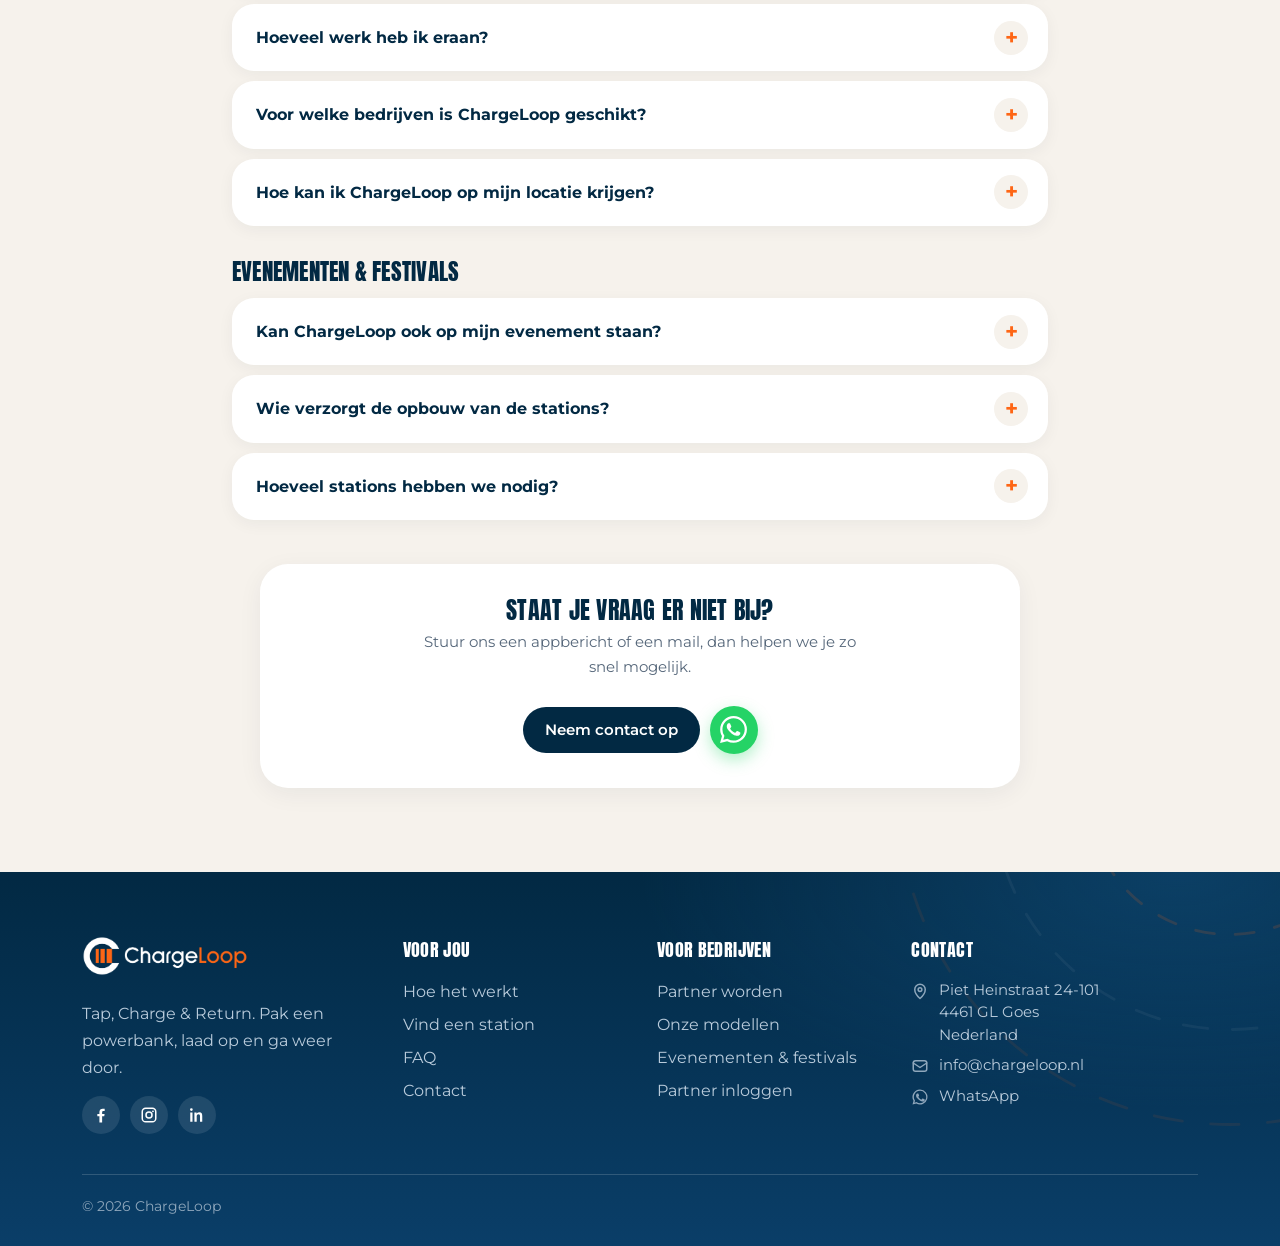
<file: faq.html>
<!doctype html><html lang="nl"><head><meta charset="utf-8"><meta name="viewport" content="width=device-width,initial-scale=1"><title>Veelgestelde vragen over powerbank huren | ChargeLoop</title><meta name="description" content="Wat kost een powerbank huren, hoe betaal je en waar lever je hem in? Lees de antwoorden op de meest gestelde vragen over ChargeLoop."><link rel="canonical" href="https://chargeloop.nl/faq"><meta property="og:url" content="https://chargeloop.nl/faq"><meta property="og:type" content="website"><meta property="og:site_name" content="ChargeLoop"><meta property="og:locale" content="nl_NL"><meta property="og:title" content="Veelgestelde vragen over powerbank huren | ChargeLoop"><meta property="og:description" content="Wat kost een powerbank huren, hoe betaal je en waar lever je hem in? Lees de antwoorden op de meest gestelde vragen over ChargeLoop."><meta property="og:image" content="https://chargeloop.nl/og-image.jpg"><meta property="og:image:width" content="1200"><meta property="og:image:height" content="630"><meta name="twitter:card" content="summary_large_image"><link rel="icon" type="image/png" sizes="32x32" href="favicon-32.png?v=1794667950"><link rel="icon" type="image/png" sizes="48x48" href="/favicon-48.png"><link rel="icon" type="image/png" sizes="96x96" href="/favicon-96.png"><link rel="apple-touch-icon" href="apple-touch-icon.png?v=1794667950">
<link rel="preconnect" href="https://fonts.googleapis.com"><link rel="preconnect" href="https://fonts.gstatic.com" crossorigin><link rel="stylesheet" href="https://fonts.googleapis.com/css2?family=Anton&family=Montserrat:wght@400;500;600;700&display=swap"><link rel="stylesheet" href="style.css?v=1794672586"><script type="application/ld+json" id="ld-faq">{"@context":"https://schema.org","@type":"FAQPage","mainEntity":[{"@type":"Question","name":"Wat kost het huren van een powerbank?","acceptedAnswer":{"@type":"Answer","text":"Je betaalt €3,00 per uur, met een maximum van €7,50 per dag. Daarnaast wordt €20 borg gereserveerd. Bij het terugbrengen worden de huurkosten hiermee verrekend en krijg je de rest terug."}},{"@type":"Question","name":"Hoe huur ik een powerbank?","acceptedAnswer":{"@type":"Answer","text":"Houd je telefoon of betaalpas tegen de betaalterminal. De powerbank komt automatisch vrij en je kunt direct beginnen met opladen."}},{"@type":"Question","name":"Heb ik een app nodig?","acceptedAnswer":{"@type":"Answer","text":"Nee! Je hebt geen app, account of registratie nodig. Contactloos betalen, powerbank pakken en klaar."}},{"@type":"Question","name":"Past de powerbank op mijn telefoon?","acceptedAnswer":{"@type":"Answer","text":"Ja! Onze powerbanks hebben drie ingebouwde kabels: USB-C, Lightning en Micro-USB. Zo kun je vrijwel iedere smartphone opladen."}},{"@type":"Question","name":"Hoe snel laadt de powerbank mijn telefoon op?","acceptedAnswer":{"@type":"Answer","text":"Onze powerbanks ondersteunen snelladen. Afhankelijk van je toestel en batterijpercentage kan je telefoon in ongeveer 60 minuten weer volledig opgeladen zijn."}},{"@type":"Question","name":"Waar kan ik de powerbank terugbrengen?","acceptedAnswer":{"@type":"Answer","text":"Bij ieder ChargeLoop-station! Je hoeft hem dus niet terug te brengen naar de plek waar je hem hebt gehuurd. Al onze locaties vind je op de stationskaart."}},{"@type":"Question","name":"Hoe lang mag ik de powerbank houden?","acceptedAnswer":{"@type":"Answer","text":"Je hebt maximaal 72 uur (3 dagen) om de powerbank terug te brengen. Lever je hem niet op tijd in, dan vervalt de borg van €20."}},{"@type":"Question","name":"Wanneer krijg ik mijn borg terug?","acceptedAnswer":{"@type":"Answer","text":"Bij het inleveren worden de huurkosten verrekend met je borg van €20. Het resterende bedrag wordt via je oorspronkelijke betaalmethode vrijgegeven."}},{"@type":"Question","name":"Mijn powerbank of het station werkt niet. Wat nu?","acceptedAnswer":{"@type":"Answer","text":"Meld het probleem via ons contactformulier en vermeld om welk station het gaat. We proberen het zo snel mogelijk op te lossen."}},{"@type":"Question","name":"Wat kost een ChargeLoop-station voor mijn bedrijf?","acceptedAnswer":{"@type":"Answer","text":"Helemaal niets! De plaatsing is altijd gratis. Je betaalt geen aanschafkosten, huurkosten of vaste maandelijkse kosten. Bovendien ontvang je tot wel 20% commissie over iedere verhuur via jouw locatie."}},{"@type":"Question","name":"Hoeveel ruimte neemt een station in beslag?","acceptedAnswer":{"@type":"Answer","text":"We hebben stations met 6, 12, 24 en 48 powerbanks. Zo is er voor vrijwel iedere locatie een passend formaat. Samen kijken we welke het beste bij jouw bedrijf past."}},{"@type":"Question","name":"Hoeveel werk heb ik eraan?","acceptedAnswer":{"@type":"Answer","text":"Vrijwel niets! Wij regelen de techniek, het onderhoud en de service. Jij stelt alleen een geschikte plek beschikbaar en profiteert van de extra service én de commissie."}},{"@type":"Question","name":"Voor welke bedrijven is ChargeLoop geschikt?","acceptedAnswer":{"@type":"Answer","text":"Van cafés en restaurants tot hotels, sportscholen, winkels en uitgaansgelegenheden. Eigenlijk overal waar bezoekers hun telefoon gebruiken en wat langer verblijven."}},{"@type":"Question","name":"Hoe kan ik ChargeLoop op mijn locatie krijgen?","acceptedAnswer":{"@type":"Answer","text":"Vul het aanvraagformulier op onze website in. We nemen contact met je op om de mogelijkheden te bespreken. De plaatsing is altijd gratis!"}},{"@type":"Question","name":"Kan ChargeLoop ook op mijn evenement staan?","acceptedAnswer":{"@type":"Answer","text":"Zeker! ChargeLoop is ideaal voor festivals, beurzen en evenementen. Bezoekers kunnen eenvoudig een powerbank huren en blijven bereikbaar tijdens jouw evenement."}},{"@type":"Question","name":"Wie verzorgt de opbouw van de stations?","acceptedAnswer":{"@type":"Answer","text":"Dat doen wij! In overleg met de organisatie verzorgen we de plaatsing en opbouw. We stemmen samen de beste locaties af. Jij hebt er verder geen omkijken naar."}},{"@type":"Question","name":"Hoeveel stations hebben we nodig?","acceptedAnswer":{"@type":"Answer","text":"Dat hangt af van het aantal bezoekers en de grootte van het terrein. We denken graag mee over de juiste hoeveelheid en het passende formaat."}}]}</script></head><body data-page="faq">
<div class="top small"><div class="wrap"><header id="hdr"><div class="pill"><a class="lg" href="/" aria-label="ChargeLoop, naar de homepage"><img data-img="logo" src="logo.png" alt="ChargeLoop"></a><button class="burger" aria-label="Menu" aria-expanded="false"><span></span><span></span><span></span></button><nav class="main" id="nav"><a href="/#hoe-het-werkt">Hoe het werkt</a><div class="dd mega"><button class="ddb" type="button" aria-expanded="false" aria-haspopup="true">Onze modellen<svg class="chev" viewBox="0 0 12 8" aria-hidden="true"><path d="M1 1.5l5 5 5-5" fill="none" stroke="currentColor" stroke-width="1.8" stroke-linecap="round" stroke-linejoin="round"></path></svg></button><div class="ddm"><div class="megai"><div class="mg-wrap"><div class="mg-intro"><span class="mg-pill">Modellen</span><h3>Een station voor elke plek</h3><p>Van een compact station op de bar tot een vrijstaande zuil. Wij adviseren je gratis over het beste formaat.</p><div class="mg-act"><a class="mg-lnk" href="voor-bedrijven#stations">Alle modellen vergelijken<svg class="mg-arr" viewBox="0 0 16 12" aria-hidden="true"><path d="M1 6h13M9 1l5 5-5 5" fill="none" stroke="currentColor" stroke-width="2" stroke-linecap="round" stroke-linejoin="round"></path></svg></a></div></div><div class="mg-cards mg-c4"><a class="mg-card hl" href="voor-bedrijven#stations"><span class="mg-tile"><em class="mg-tag">Meest gekozen</em><img class="mg-st s6" src="model-st6.webp?v=1794663857" alt=""></span><span class="mg-row"><b>ChargeLoop 6</b><svg class="mg-arr" viewBox="0 0 16 12" aria-hidden="true"><path d="M1 6h13M9 1l5 5-5 5" fill="none" stroke="currentColor" stroke-width="2" stroke-linecap="round" stroke-linejoin="round"></path></svg></span><small>Ideaal voor kleine horeca, kappers en balies</small></a><a class="mg-card" href="voor-bedrijven#stations"><span class="mg-tile"><img class="mg-st s12" src="model-st12.webp?v=1794663857" alt=""></span><span class="mg-row"><b>ChargeLoop 12</b><svg class="mg-arr" viewBox="0 0 16 12" aria-hidden="true"><path d="M1 6h13M9 1l5 5-5 5" fill="none" stroke="currentColor" stroke-width="2" stroke-linecap="round" stroke-linejoin="round"></path></svg></span><small>Ideaal voor drukkere horeca, winkels en lobby’s</small></a><a class="mg-card" href="voor-bedrijven#stations"><span class="mg-tile"><img class="mg-st s24" src="model-st24.webp?v=1794663857" alt=""></span><span class="mg-row"><b>ChargeLoop 24</b><svg class="mg-arr" viewBox="0 0 16 12" aria-hidden="true"><path d="M1 6h13M9 1l5 5-5 5" fill="none" stroke="currentColor" stroke-width="2" stroke-linecap="round" stroke-linejoin="round"></path></svg></span><small>Ideaal voor hotels, winkels en sportscholen</small></a><a class="mg-card" href="voor-bedrijven#stations"><span class="mg-tile"><img class="mg-st s48" src="model-st48.webp?v=1794663857" alt=""></span><span class="mg-row"><b>ChargeLoop 48</b><svg class="mg-arr" viewBox="0 0 16 12" aria-hidden="true"><path d="M1 6h13M9 1l5 5-5 5" fill="none" stroke="currentColor" stroke-width="2" stroke-linecap="round" stroke-linejoin="round"></path></svg></span><small>Ideaal voor evenementen, beurzen en centra</small></a></div></div></div></div></div><div class="dd"><button class="ddb" type="button" aria-expanded="false" aria-haspopup="true">Voor bedrijven<svg class="chev" viewBox="0 0 12 8" aria-hidden="true"><path d="M1 1.5l5 5 5-5" fill="none" stroke="currentColor" stroke-width="1.8" stroke-linecap="round" stroke-linejoin="round"></path></svg></button><div class="ddm"><div class="ddi"><a href="voor-bedrijven">Partner worden</a><a href="evenementen-en-festivals">Evenementen &amp; festivals</a></div></div></div><a href="faq" class="on">FAQ</a><a href="contact">Contact</a><div class="lang"><button class="lb" type="button" aria-haspopup="true" aria-expanded="false" aria-label="Taal"><span class="fl"><svg viewBox="0 0 30 20" aria-hidden="true"><rect width="30" height="6.67" fill="#AE1C28"></rect><rect y="6.67" width="30" height="6.67" fill="#fff"></rect><rect y="13.33" width="30" height="6.67" fill="#21468B"></rect></svg></span><span class="lc">NL</span><svg class="chev" viewBox="0 0 12 8" aria-hidden="true"><path d="M1 1.5l5 5 5-5" fill="none" stroke="currentColor" stroke-width="1.8" stroke-linecap="round" stroke-linejoin="round"></path></svg></button><div class="lm"><div class="ddi"><button type="button" data-l="nl"><span class="fl"><svg viewBox="0 0 30 20" aria-hidden="true"><rect width="30" height="6.67" fill="#AE1C28"></rect><rect y="6.67" width="30" height="6.67" fill="#fff"></rect><rect y="13.33" width="30" height="6.67" fill="#21468B"></rect></svg></span>Nederlands</button><button type="button" data-l="en"><span class="fl"><svg viewBox="0 0 30 20" aria-hidden="true"><rect width="30" height="20" fill="#012169"></rect><path d="M0 0L30 20M30 0L0 20" stroke="#fff" stroke-width="4"></path><path d="M0 0L30 20M30 0L0 20" stroke="#C8102E" stroke-width="1.6"></path><path d="M15 0V20M0 10H30" stroke="#fff" stroke-width="6"></path><path d="M15 0V20M0 10H30" stroke="#C8102E" stroke-width="3.4"></path></svg></span>English</button></div></div></div><a class="btn btn-or find" href="vind-een-station"><svg viewBox="0 0 24 24" fill="none" stroke="currentColor" stroke-width="2.2" stroke-linecap="round" stroke-linejoin="round" aria-hidden="true"><path d="M12 22s7-6.2 7-12a7 7 0 10-14 0c0 5.8 7 12 7 12z"></path><circle cx="12" cy="10" r="2.6"></circle></svg>Vind een station</a></nav></div></header><div class="hero"><h1>Veelgestelde <em>vragen</em></h1><p class="lead">Kort antwoord, geen kleine lettertjes. Zoek op een woord of blader door de onderwerpen.</p><form class="hsearch" onsubmit="return false" role="search"><svg viewBox="0 0 24 24" fill="none" stroke="currentColor" stroke-width="2.2" stroke-linecap="round" aria-hidden="true"><circle cx="11" cy="11" r="7"/><path d="M20 20l-4-4"/></svg><input id="fsearch" type="search" placeholder="Zoek in de vragen" aria-label="Zoek in de vragen"></form></div></div><div data-wave class="wavebox"><svg viewBox="0 0 1440 150" preserveAspectRatio="none" aria-hidden="true"><path d="M0 0H1440V118C1250 150 1070 66 830 96C610 124 430 156 230 124C130 108 55 98 0 108Z" fill="#022943" fill-opacity=".2"></path><path d="M0 0H1440V92C1270 62 1100 124 870 100C650 78 480 34 270 76C160 98 70 96 0 82Z" fill="#022943" fill-opacity=".45"></path><path d="M0 0H1440V58C1300 86 1150 34 960 50C760 68 600 104 400 76C250 54 110 44 0 68Z" fill="#08375D"></path></svg></div></div><main><section><div class="wrap" style="max-width:860px"><div class="faq" data-faq-all><h3>Huren &amp; betalen</h3><details id="prijs"><summary>Wat kost het huren van een powerbank?</summary><div class="a">Je betaalt €3,00 per uur, met een maximum van €7,50 per dag. Daarnaast wordt €20 borg gereserveerd. Bij het terugbrengen worden de huurkosten hiermee verrekend en krijg je de rest terug.</div></details><details><summary>Hoe huur ik een powerbank?</summary><div class="a">Houd je telefoon of betaalpas tegen de betaalterminal. De powerbank komt automatisch vrij en je kunt direct beginnen met opladen.</div></details><details><summary>Heb ik een app nodig?</summary><div class="a">Nee! Je hebt geen app, account of registratie nodig. Contactloos betalen, powerbank pakken en klaar.</div></details><details><summary>Past de powerbank op mijn telefoon?</summary><div class="a">Ja! Onze powerbanks hebben drie ingebouwde kabels: USB-C, Lightning en Micro-USB. Zo kun je vrijwel iedere smartphone opladen.</div></details><details><summary>Hoe snel laadt de powerbank mijn telefoon op?</summary><div class="a">Onze powerbanks ondersteunen snelladen. Afhankelijk van je toestel en batterijpercentage kan je telefoon in ongeveer 60 minuten weer volledig opgeladen zijn.</div></details><h3>Terugbrengen &amp; hulp</h3><details id="inleveren"><summary>Waar kan ik de powerbank terugbrengen?</summary><div class="a">Bij ieder ChargeLoop-station! Je hoeft hem dus niet terug te brengen naar de plek waar je hem hebt gehuurd. Al onze locaties vind je op de stationskaart.</div></details><details><summary>Hoe lang mag ik de powerbank houden?</summary><div class="a">Je hebt maximaal 72 uur (3 dagen) om de powerbank terug te brengen. Lever je hem niet op tijd in, dan vervalt de borg van €20.</div></details><details id="borg"><summary>Wanneer krijg ik mijn borg terug?</summary><div class="a">Bij het inleveren worden de huurkosten verrekend met je borg van €20. Het resterende bedrag wordt via je oorspronkelijke betaalmethode vrijgegeven.</div></details><details id="storing"><summary>Mijn powerbank of het station werkt niet. Wat nu?</summary><div class="a">Meld het probleem via ons contactformulier en vermeld om welk station het gaat. We proberen het zo snel mogelijk op te lossen.</div></details><h3>Voor bedrijven &amp; locaties</h3><details><summary>Wat kost een ChargeLoop-station voor mijn bedrijf?</summary><div class="a">Helemaal niets! De plaatsing is altijd gratis. Je betaalt geen aanschafkosten, huurkosten of vaste maandelijkse kosten. Bovendien ontvang je tot wel 20% commissie over iedere verhuur via jouw locatie.</div></details><details><summary>Hoeveel ruimte neemt een station in beslag?</summary><div class="a">We hebben stations met 6, 12, 24 en 48 powerbanks. Zo is er voor vrijwel iedere locatie een passend formaat. Samen kijken we welke het beste bij jouw bedrijf past.</div></details><details><summary>Hoeveel werk heb ik eraan?</summary><div class="a">Vrijwel niets! Wij regelen de techniek, het onderhoud en de service. Jij stelt alleen een geschikte plek beschikbaar en profiteert van de extra service én de commissie.</div></details><details><summary>Voor welke bedrijven is ChargeLoop geschikt?</summary><div class="a">Van cafés en restaurants tot hotels, sportscholen, winkels en uitgaansgelegenheden. Eigenlijk overal waar bezoekers hun telefoon gebruiken en wat langer verblijven.</div></details><details><summary>Hoe kan ik ChargeLoop op mijn locatie krijgen?</summary><div class="a">Vul het aanvraagformulier op onze website in. We nemen contact met je op om de mogelijkheden te bespreken. De plaatsing is altijd gratis!</div></details><h3>Evenementen &amp; festivals</h3><details><summary>Kan ChargeLoop ook op mijn evenement staan?</summary><div class="a">Zeker! ChargeLoop is ideaal voor festivals, beurzen en evenementen. Bezoekers kunnen eenvoudig een powerbank huren en blijven bereikbaar tijdens jouw evenement.</div></details><details><summary>Wie verzorgt de opbouw van de stations?</summary><div class="a">Dat doen wij! In overleg met de organisatie verzorgen we de plaatsing en opbouw. We stemmen samen de beste locaties af. Jij hebt er verder geen omkijken naar.</div></details><details><summary>Hoeveel stations hebben we nodig?</summary><div class="a">Dat hangt af van het aantal bezoekers en de grootte van het terrein. We denken graag mee over de juiste hoeveelheid en het passende formaat.</div></details></div><div class="cta-card"><div><h3>Staat je vraag er niet bij?</h3><p>Stuur ons een appbericht of een mail, dan helpen we je zo snel mogelijk.</p></div><div class="btnrow"><a class="btn btn-navy" href="contact">Neem contact op</a><a class="wai" data-wa href="https://wa.me/31621135776" target="_blank" rel="noopener" aria-label="WhatsApp" title="WhatsApp"><svg viewBox="0 0 24 24" fill="currentColor" aria-hidden="true"><path d="M17.472 14.382c-.297-.149-1.758-.867-2.03-.967-.273-.099-.471-.148-.67.15-.197.297-.767.966-.94 1.164-.173.199-.347.223-.644.075-.297-.15-1.255-.463-2.39-1.475-.883-.788-1.48-1.761-1.653-2.059-.173-.297-.018-.458.13-.606.134-.133.298-.347.446-.52.149-.174.198-.298.298-.497.099-.198.05-.371-.025-.52-.075-.149-.669-1.612-.916-2.207-.242-.579-.487-.5-.669-.51-.173-.008-.371-.01-.57-.01-.198 0-.52.074-.792.372-.272.297-1.04 1.016-1.04 2.479 0 1.462 1.065 2.875 1.213 3.074.149.198 2.096 3.2 5.077 4.487.709.306 1.262.489 1.694.625.712.227 1.36.195 1.871.118.571-.085 1.758-.719 2.006-1.413.248-.694.248-1.289.173-1.413-.074-.124-.272-.198-.57-.347m-5.421 7.403h-.004a9.87 9.87 0 01-5.031-1.378l-.361-.214-3.741.982.998-3.648-.235-.374a9.86 9.86 0 01-1.51-5.26c.001-5.45 4.436-9.884 9.888-9.884 2.64 0 5.122 1.03 6.988 2.898a9.825 9.825 0 012.893 6.994c-.003 5.45-4.437 9.884-9.885 9.884m8.413-18.297A11.815 11.815 0 0012.05 0C5.495 0 .16 5.335.157 11.892c0 2.096.547 4.142 1.588 5.945L.057 24l6.305-1.654a11.882 11.882 0 005.683 1.448h.005c6.554 0 11.89-5.335 11.893-11.893a11.821 11.821 0 00-3.48-8.413Z"/></svg></a></div></div></div></section></main><footer id="ftr"><div class="wrap"><div class="fcols"><div><a class="lg plain" href="/"><img src="logo-footer.png" alt="ChargeLoop"></a><p class="fp">Tap, Charge &amp; Return. Pak een powerbank, laad op en ga weer door.</p><div class="soc"><a href="#" target="_blank" rel="noopener" aria-label="Facebook"><svg viewBox="0 0 24 24"><path d="M13.5 22v-8.2h2.8l.5-3.3h-3.3V8.4c0-.9.4-1.7 1.8-1.7h1.6V3.8S15.6 3.5 14.3 3.5c-2.700 0-4.400 1.600-4.400 4.500v2.500H7.100v3.300h2.800V22z"></path></svg></a><a href="#" target="_blank" rel="noopener" aria-label="Instagram"><svg viewBox="0 0 24 24"><path d="M7.500 2h9A5.500 5.500 0 0122 7.500v9a5.500 5.500 0 01-5.500 5.500h-9A5.500 5.500 0 012 16.500v-9A5.500 5.500 0 017.500 2zm0 2A3.500 3.500 0 004 7.500v9A3.500 3.500 0 007.500 20h9a3.500 3.500 0 003.500-3.500v-9A3.500 3.500 0 0016.500 4zM12 7a5 5 0 110 10 5 5 0 010-10zm0 2a3 3 0 100 6 3 3 0 000-6zm5.300-3.100a1.200 1.200 0 110 2.400 1.200 1.200 0 010-2.400z"></path></svg></a><a href="#" target="_blank" rel="noopener" aria-label="LinkedIn"><svg viewBox="0 0 24 24"><path d="M4.500 3A1.800 1.800 0 106.300 4.800 1.800 1.800 0 004.500 3zM3 8.500h3V21H3zm5.500 0h2.900v1.700c.5-.9 1.700-2 3.600-2 3.400 0 4 2.200 4 5.100V21h-3v-6.700c0-1.600 0-3.200-2-3.200s-2.400 1.500-2.400 3.100V21h-3z"></path></svg></a></div></div><div><h4>Voor jou</h4><a href="/#hoe-het-werkt">Hoe het werkt</a><a href="vind-een-station">Vind een station</a><a href="faq">FAQ</a><a href="contact">Contact</a></div><div><h4>Voor bedrijven</h4><a href="voor-bedrijven">Partner worden</a><a href="voor-bedrijven#stations">Onze modellen</a><a href="evenementen-en-festivals">Evenementen &amp; festivals</a><a href="portaal">Partner inloggen</a></div><div><h4>Contact</h4><div class="cl"><svg viewBox="0 0 24 24" fill="none" stroke="#8FA7BC" stroke-width="2" stroke-linecap="round" stroke-linejoin="round"><path d="M12 22s7-6.200 7-12a7 7 0 10-14 0c0 5.800 7 12 7 12z"></path><circle cx="12" cy="10" r="2.500"></circle></svg><span>Piet Heinstraat 24-101<br>4461 GL Goes<br>Nederland</span></div><a class="cl" href="mailto:info@chargeloop.nl"><svg viewBox="0 0 24 24" fill="none" stroke="#8FA7BC" stroke-width="2" stroke-linecap="round" stroke-linejoin="round"><rect x="3" y="5" width="18" height="14" rx="3"></rect><path d="M3 8l9 6 9-6"></path></svg><span>info@chargeloop.nl</span></a><a class="cl" href="https://wa.me/31621135776" target="_blank" rel="noopener"><svg viewBox="0 0 24 24" fill="#8FA7BC"><path d="M12 2a10 10 0 00-8.6 15.1L2 22l5-1.3A10 10 0 1012 2zm0 1.8a8.2 8.2 0 11-4.2 15.2l-.3-.2-2.9.8.8-2.8-.2-.3A8.2 8.2 0 0112 3.8zM8.5 7.4c-.2 0-.5.1-.7.4-.3.3-1 1-1 2.4s1 2.7 1.2 2.9c.1.2 2 3.1 4.9 4.3 2.4.9 2.9.7 3.4.7.5 0 1.7-.7 1.9-1.4.2-.7.2-1.3.2-1.4-.1-.1-.3-.2-.6-.4l-1.9-.9c-.3-.1-.5-.1-.7.1l-.9 1.1c-.1.2-.3.2-.6.1-.3-.1-1.2-.4-2.3-1.4-.8-.8-1.4-1.7-1.5-2-.2-.3 0-.4.1-.6l.4-.5c.1-.1.2-.3.3-.5.1-.2 0-.4 0-.5l-.8-2c-.2-.5-.4-.5-.6-.5z"></path></svg><span>WhatsApp</span></a></div></div><div class="copy"><span>© 2026 ChargeLoop<a class="adm-l" href="beheer" hidden="">Beheer</a></span></div></div></footer><script src="i18n.js?v=1794672870"></script><script src="sb-config.js"></script><script src="sb.js"></script><script src="app.js?v=1794766233"></script></body></html>
</file>
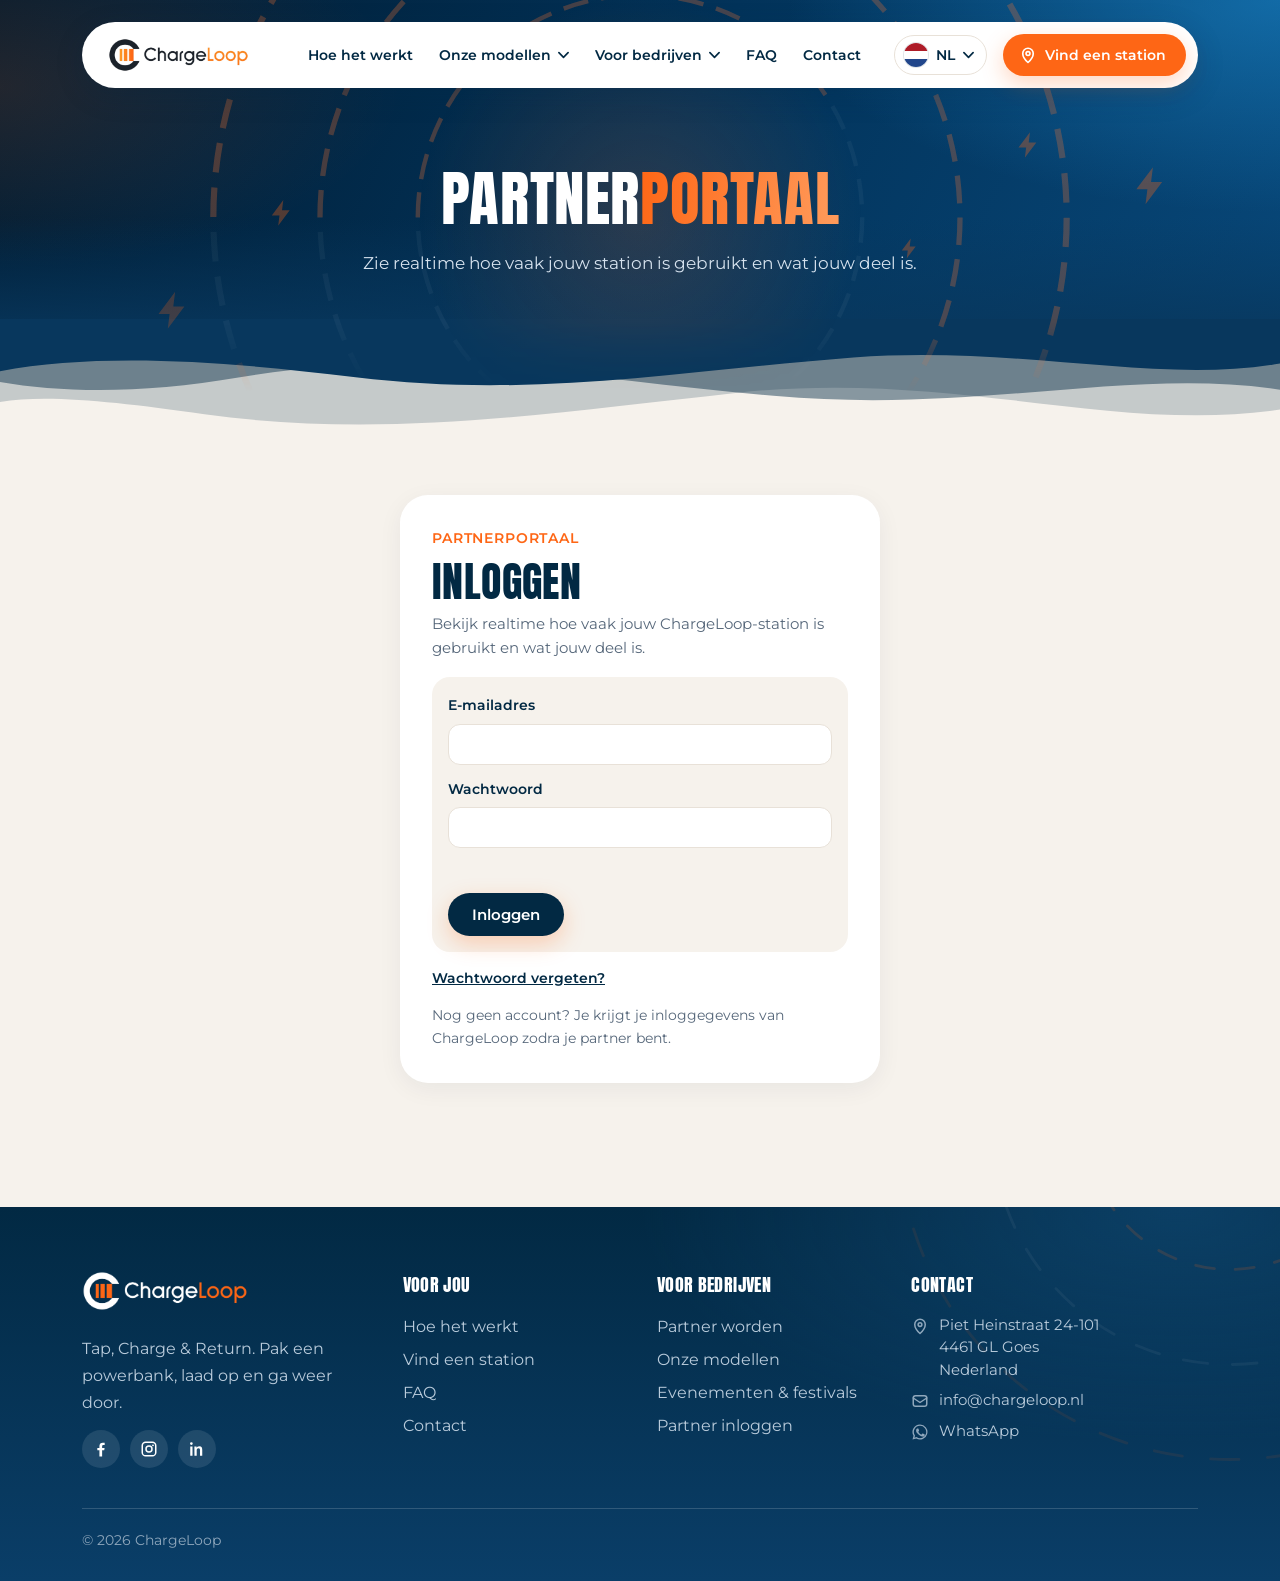
<file: portaal.html>
<!doctype html><html lang="nl"><head><meta charset="utf-8"><meta name="viewport" content="width=device-width,initial-scale=1"><meta name="robots" content="noindex,nofollow"><title>Partnerportaal – ChargeLoop</title><meta name="description" content="Inloggen voor ChargeLoop-partners: bekijk realtime je omzet en verhuren."><link rel="icon" type="image/png" sizes="32x32" href="favicon-32.png?v=1794667950"><link rel="icon" type="image/png" sizes="48x48" href="/favicon-48.png"><link rel="icon" type="image/png" sizes="96x96" href="/favicon-96.png"><link rel="apple-touch-icon" href="apple-touch-icon.png?v=1794667950">
<link rel="preconnect" href="https://fonts.googleapis.com"><link rel="preconnect" href="https://fonts.gstatic.com" crossorigin><link rel="stylesheet" href="https://fonts.googleapis.com/css2?family=Anton&family=Montserrat:wght@400;500;600;700&display=swap"><link rel="stylesheet" href="style.css?v=1794672586"></head><body data-page="portaal">
<div class="top small nohero"><div class="wrap"><header id="hdr"><div class="pill"><a class="lg" href="/" aria-label="ChargeLoop, naar de homepage"><img data-img="logo" src="logo.png" alt="ChargeLoop"></a><button class="burger" aria-label="Menu" aria-expanded="false"><span></span><span></span><span></span></button><nav class="main" id="nav"><a href="/#hoe-het-werkt">Hoe het werkt</a><div class="dd mega"><button class="ddb" type="button" aria-expanded="false" aria-haspopup="true">Onze modellen<svg class="chev" viewBox="0 0 12 8" aria-hidden="true"><path d="M1 1.5l5 5 5-5" fill="none" stroke="currentColor" stroke-width="1.8" stroke-linecap="round" stroke-linejoin="round"></path></svg></button><div class="ddm"><div class="megai"><div class="mg-wrap"><div class="mg-intro"><span class="mg-pill">Modellen</span><h3>Een station voor elke plek</h3><p>Van een compact station op de bar tot een vrijstaande zuil. Wij adviseren je gratis over het beste formaat.</p><div class="mg-act"><a class="mg-lnk" href="voor-bedrijven#stations">Alle modellen vergelijken<svg class="mg-arr" viewBox="0 0 16 12" aria-hidden="true"><path d="M1 6h13M9 1l5 5-5 5" fill="none" stroke="currentColor" stroke-width="2" stroke-linecap="round" stroke-linejoin="round"></path></svg></a></div></div><div class="mg-cards mg-c4"><a class="mg-card hl" href="voor-bedrijven#stations"><span class="mg-tile"><em class="mg-tag">Meest gekozen</em><img class="mg-st s6" src="model-st6.webp?v=1794663857" alt=""></span><span class="mg-row"><b>ChargeLoop 6</b><svg class="mg-arr" viewBox="0 0 16 12" aria-hidden="true"><path d="M1 6h13M9 1l5 5-5 5" fill="none" stroke="currentColor" stroke-width="2" stroke-linecap="round" stroke-linejoin="round"></path></svg></span><small>Ideaal voor kleine horeca, kappers en balies</small></a><a class="mg-card" href="voor-bedrijven#stations"><span class="mg-tile"><img class="mg-st s12" src="model-st12.webp?v=1794663857" alt=""></span><span class="mg-row"><b>ChargeLoop 12</b><svg class="mg-arr" viewBox="0 0 16 12" aria-hidden="true"><path d="M1 6h13M9 1l5 5-5 5" fill="none" stroke="currentColor" stroke-width="2" stroke-linecap="round" stroke-linejoin="round"></path></svg></span><small>Ideaal voor drukkere horeca, winkels en lobby’s</small></a><a class="mg-card" href="voor-bedrijven#stations"><span class="mg-tile"><img class="mg-st s24" src="model-st24.webp?v=1794663857" alt=""></span><span class="mg-row"><b>ChargeLoop 24</b><svg class="mg-arr" viewBox="0 0 16 12" aria-hidden="true"><path d="M1 6h13M9 1l5 5-5 5" fill="none" stroke="currentColor" stroke-width="2" stroke-linecap="round" stroke-linejoin="round"></path></svg></span><small>Ideaal voor hotels, winkels en sportscholen</small></a><a class="mg-card" href="voor-bedrijven#stations"><span class="mg-tile"><img class="mg-st s48" src="model-st48.webp?v=1794663857" alt=""></span><span class="mg-row"><b>ChargeLoop 48</b><svg class="mg-arr" viewBox="0 0 16 12" aria-hidden="true"><path d="M1 6h13M9 1l5 5-5 5" fill="none" stroke="currentColor" stroke-width="2" stroke-linecap="round" stroke-linejoin="round"></path></svg></span><small>Ideaal voor evenementen, beurzen en centra</small></a></div></div></div></div></div><div class="dd"><button class="ddb" type="button" aria-expanded="false" aria-haspopup="true">Voor bedrijven<svg class="chev" viewBox="0 0 12 8" aria-hidden="true"><path d="M1 1.5l5 5 5-5" fill="none" stroke="currentColor" stroke-width="1.8" stroke-linecap="round" stroke-linejoin="round"></path></svg></button><div class="ddm"><div class="ddi"><a href="voor-bedrijven">Partner worden</a><a href="evenementen-en-festivals">Evenementen &amp; festivals</a></div></div></div><a href="faq">FAQ</a><a href="contact">Contact</a><div class="lang"><button class="lb" type="button" aria-haspopup="true" aria-expanded="false" aria-label="Taal"><span class="fl"><svg viewBox="0 0 30 20" aria-hidden="true"><rect width="30" height="6.67" fill="#AE1C28"></rect><rect y="6.67" width="30" height="6.67" fill="#fff"></rect><rect y="13.33" width="30" height="6.67" fill="#21468B"></rect></svg></span><span class="lc">NL</span><svg class="chev" viewBox="0 0 12 8" aria-hidden="true"><path d="M1 1.5l5 5 5-5" fill="none" stroke="currentColor" stroke-width="1.8" stroke-linecap="round" stroke-linejoin="round"></path></svg></button><div class="lm"><div class="ddi"><button type="button" data-l="nl"><span class="fl"><svg viewBox="0 0 30 20" aria-hidden="true"><rect width="30" height="6.67" fill="#AE1C28"></rect><rect y="6.67" width="30" height="6.67" fill="#fff"></rect><rect y="13.33" width="30" height="6.67" fill="#21468B"></rect></svg></span>Nederlands</button><button type="button" data-l="en"><span class="fl"><svg viewBox="0 0 30 20" aria-hidden="true"><rect width="30" height="20" fill="#012169"></rect><path d="M0 0L30 20M30 0L0 20" stroke="#fff" stroke-width="4"></path><path d="M0 0L30 20M30 0L0 20" stroke="#C8102E" stroke-width="1.6"></path><path d="M15 0V20M0 10H30" stroke="#fff" stroke-width="6"></path><path d="M15 0V20M0 10H30" stroke="#C8102E" stroke-width="3.4"></path></svg></span>English</button></div></div></div><a class="btn btn-or find" href="vind-een-station"><svg viewBox="0 0 24 24" fill="none" stroke="currentColor" stroke-width="2.2" stroke-linecap="round" stroke-linejoin="round" aria-hidden="true"><path d="M12 22s7-6.2 7-12a7 7 0 10-14 0c0 5.8 7 12 7 12z"></path><circle cx="12" cy="10" r="2.6"></circle></svg>Vind een station</a></nav></div></header><div class="hero"><h1>Partner<em>portaal</em></h1><p class="lead">Zie realtime hoe vaak jouw station is gebruikt en wat jouw deel is.</p></div></div><div data-wave class="wavebox"><svg viewBox="0 0 1440 150" preserveAspectRatio="none" aria-hidden="true"><path d="M0 0H1440V118C1250 150 1070 66 830 96C610 124 430 156 230 124C130 108 55 98 0 108Z" fill="#022943" fill-opacity=".2"></path><path d="M0 0H1440V92C1270 62 1100 124 870 100C650 78 480 34 270 76C160 98 70 96 0 82Z" fill="#022943" fill-opacity=".45"></path><path d="M0 0H1440V58C1300 86 1150 34 960 50C760 68 600 104 400 76C250 54 110 44 0 68Z" fill="#08375D"></path></svg></div></div><main><section style="padding-top:20px"><div class="wrap" style="max-width:1080px"><div id="pt" class="pt adm" aria-live="polite"></div></div></section></main><footer id="ftr"></footer><script src="i18n.js?v=1794672870"></script><script src="sb-config.js"></script><script src="sb.js"></script><script src="app.js?v=1794766233"></script><script src="portal.js?v=1794069925"></script></body></html>
</file>
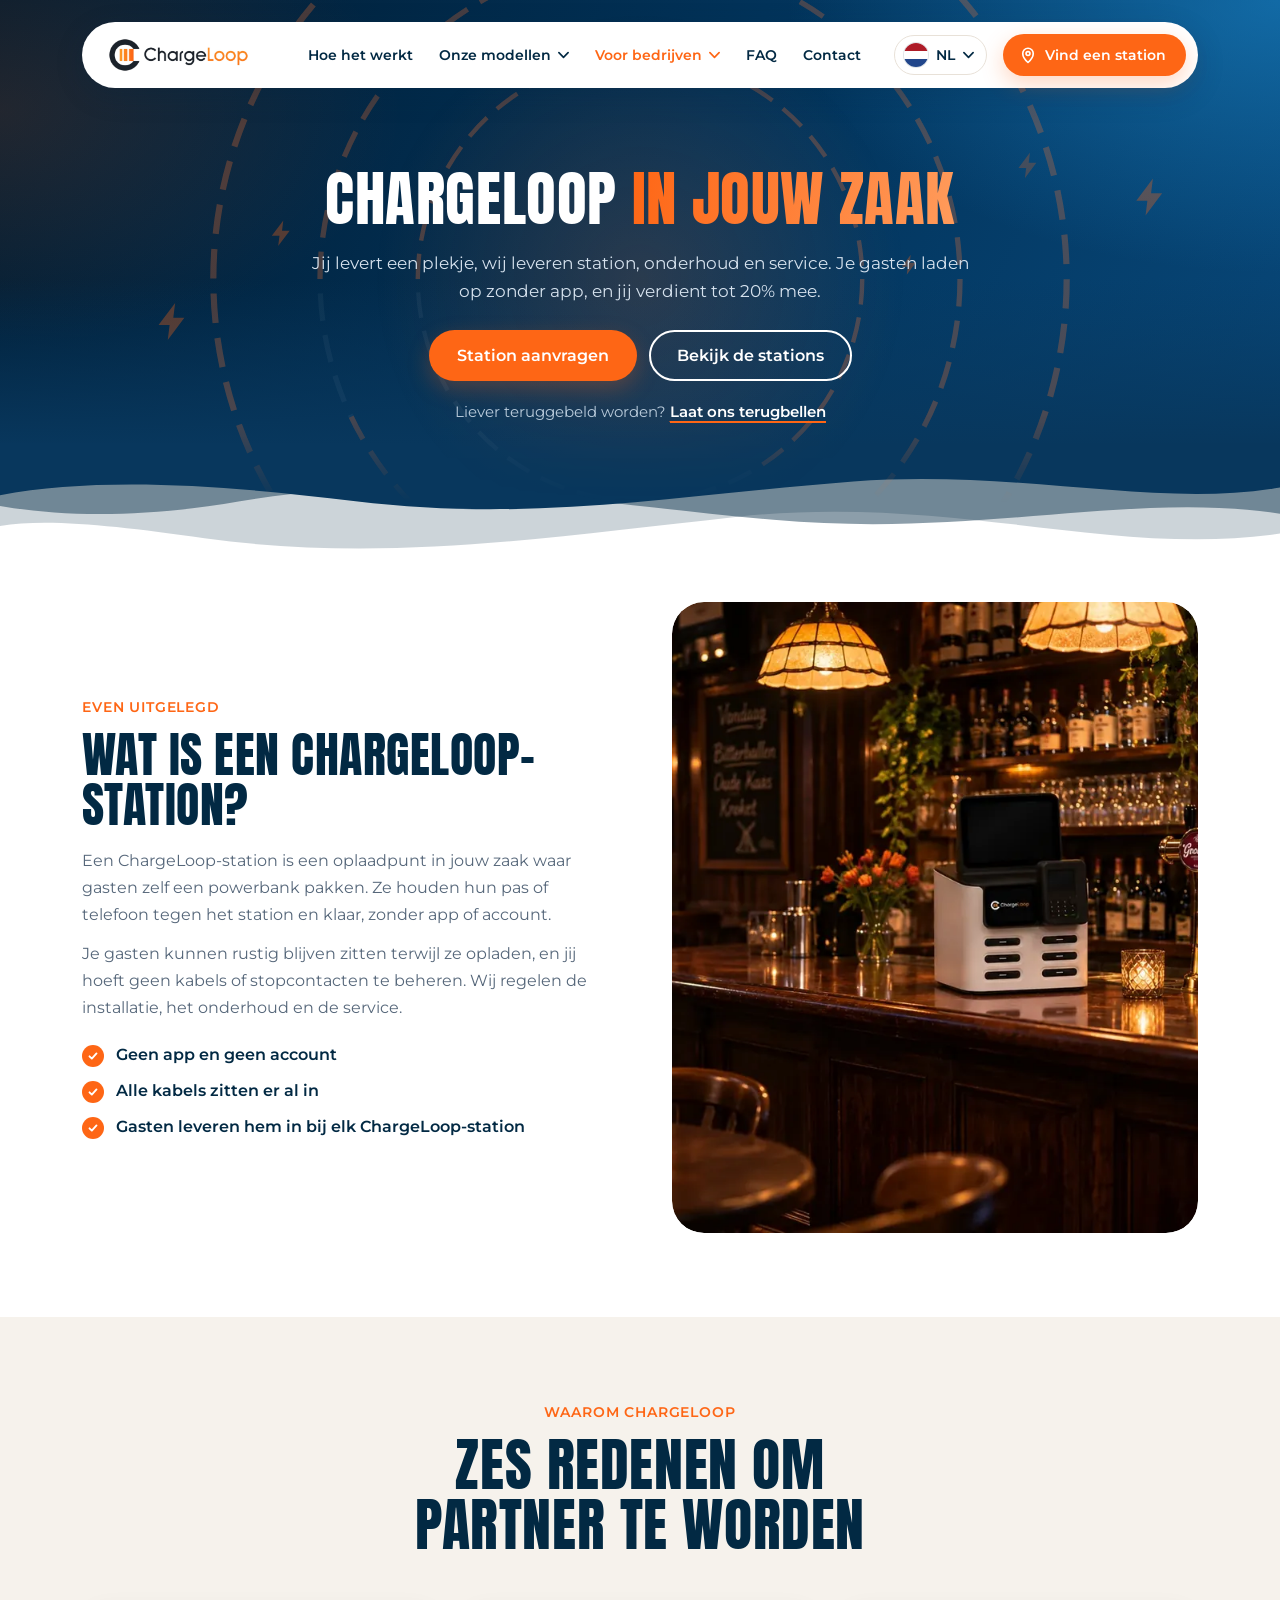
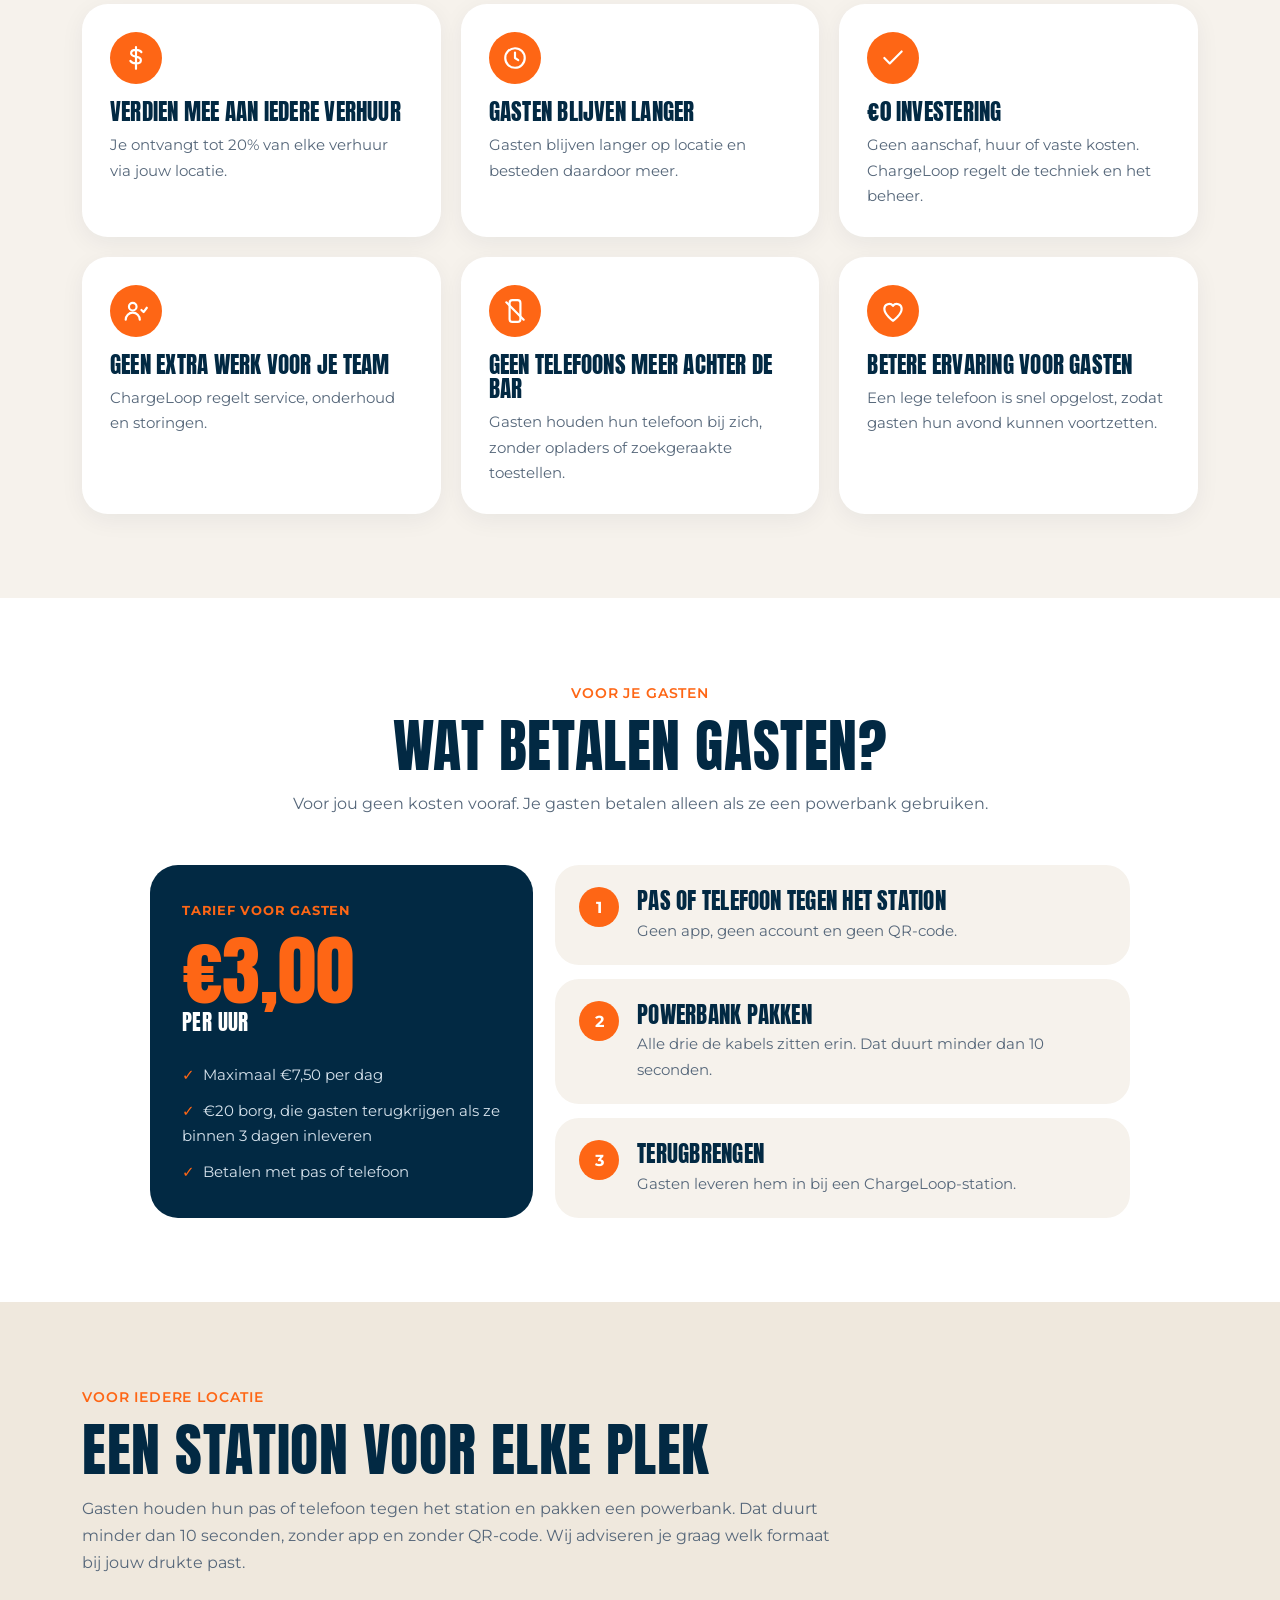
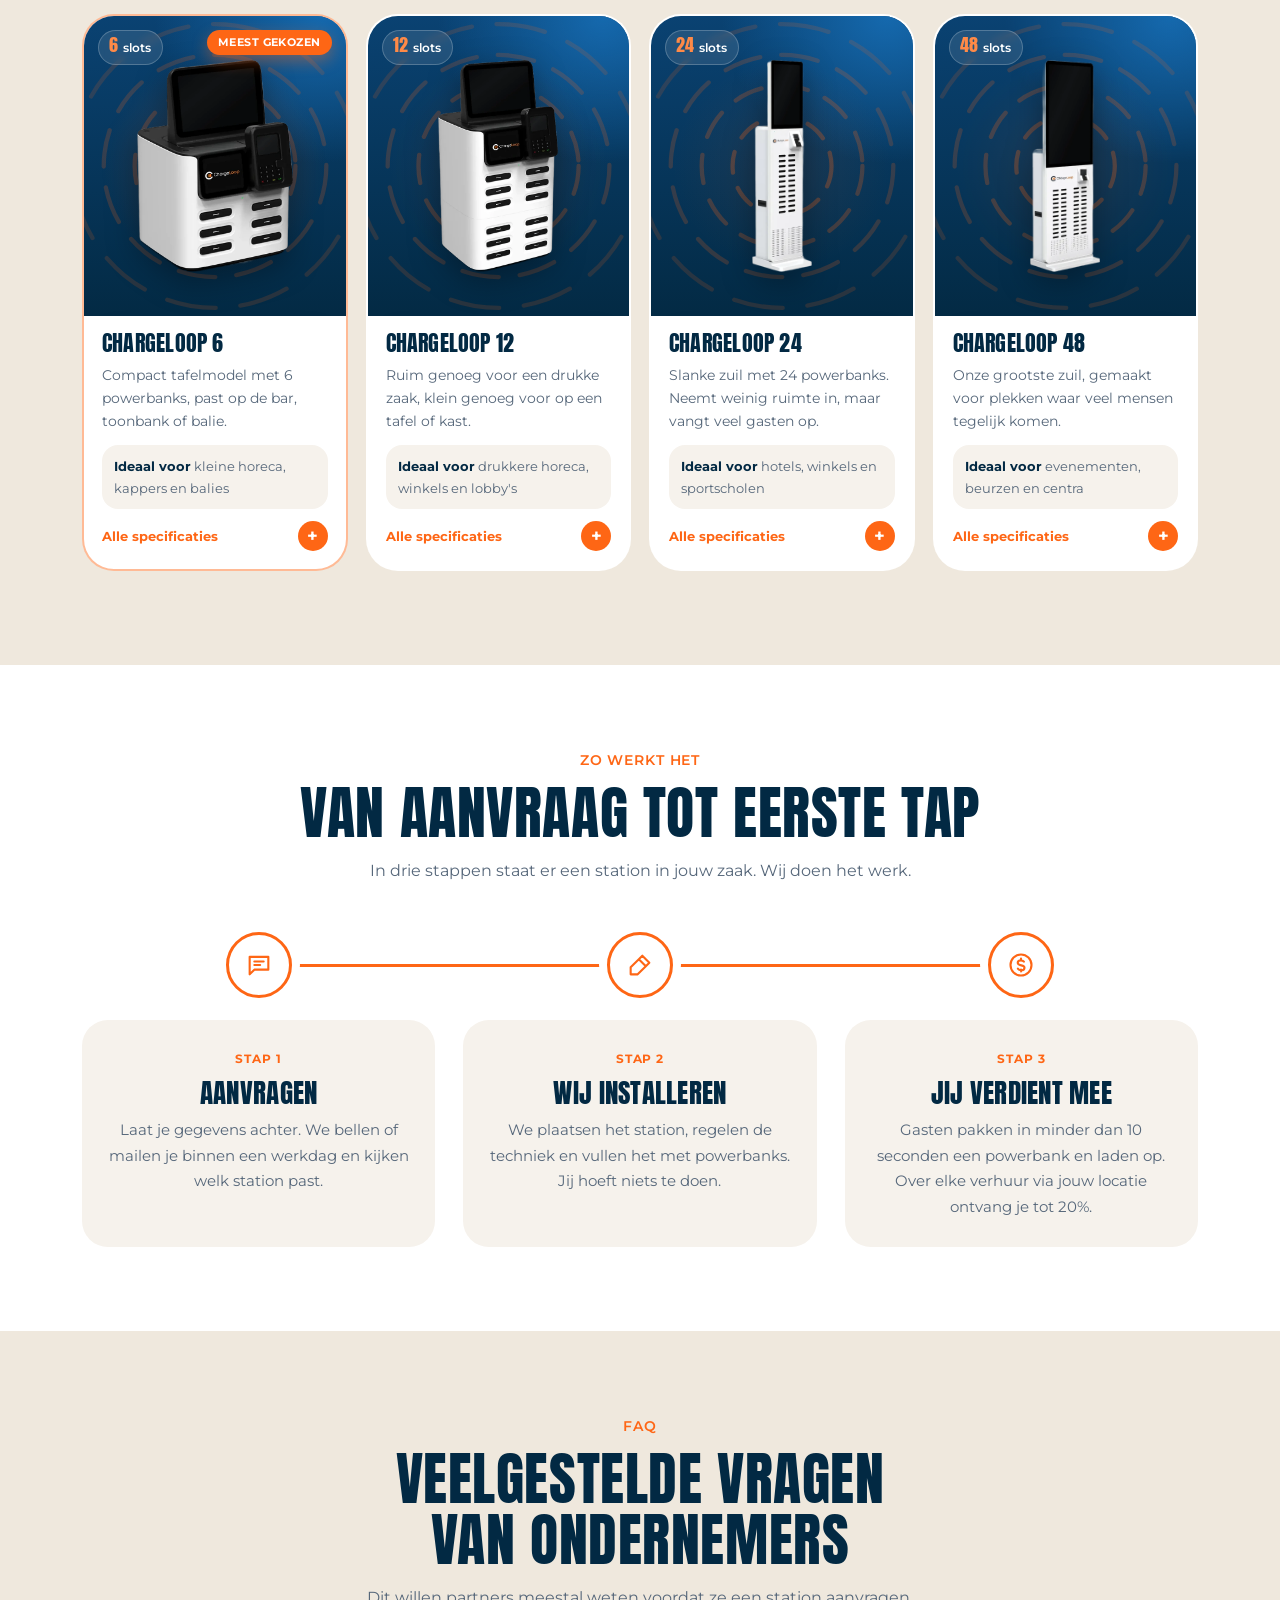
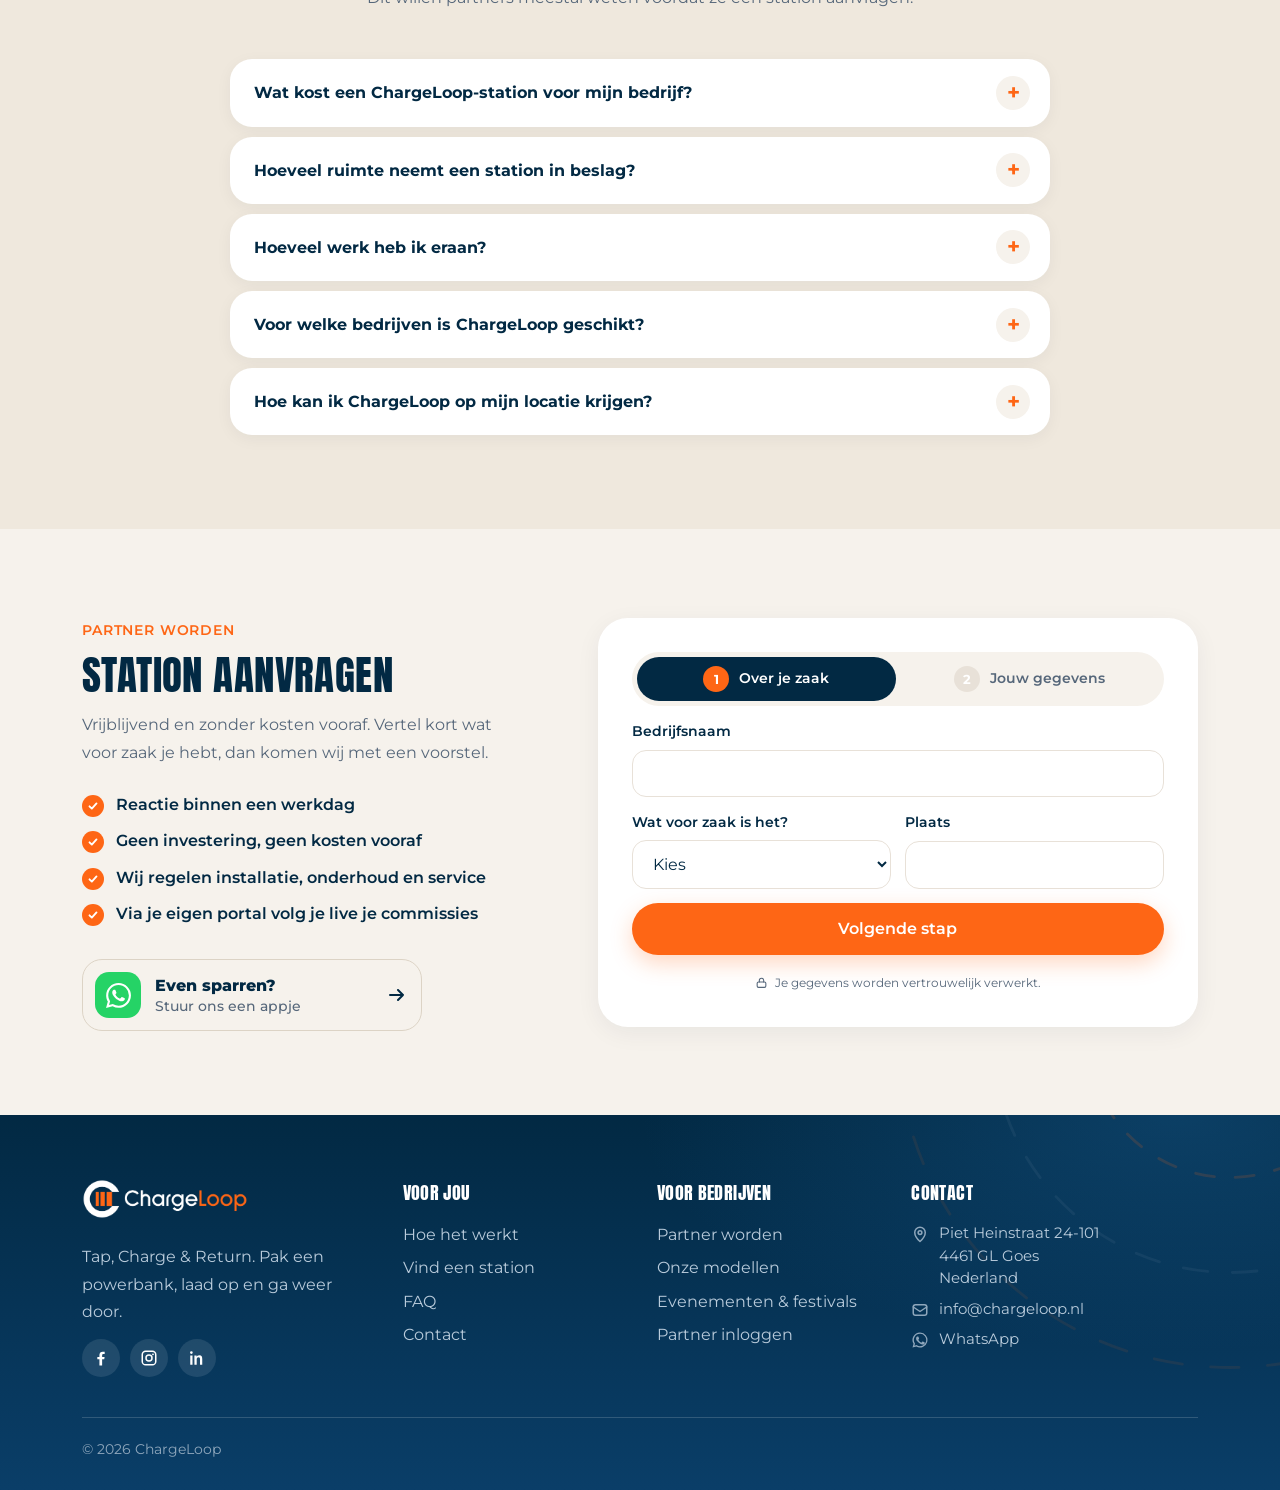
<file: voor-bedrijven.html>
<!doctype html><html lang="nl"><head><meta charset="utf-8"><meta name="viewport" content="width=device-width,initial-scale=1"><title>Powerbank station in je zaak, zonder kosten | ChargeLoop</title><meta name="description" content="Zet een ChargeLoop-station in je horecazaak, winkel of sportschool. Geen investering: wij regelen installatie en onderhoud en jij verdient tot 20% mee."><link rel="canonical" href="https://chargeloop.nl/voor-bedrijven"><meta property="og:url" content="https://chargeloop.nl/voor-bedrijven"><meta property="og:type" content="website"><meta property="og:site_name" content="ChargeLoop"><meta property="og:locale" content="nl_NL"><meta property="og:title" content="Powerbank station in je zaak, zonder kosten | ChargeLoop"><meta property="og:description" content="Zet een ChargeLoop-station in je horecazaak, winkel of sportschool. Geen investering: wij regelen installatie en onderhoud en jij verdient tot 20% mee."><meta property="og:image" content="https://chargeloop.nl/og-image.jpg"><meta property="og:image:width" content="1200"><meta property="og:image:height" content="630"><meta name="twitter:card" content="summary_large_image"><link rel="icon" type="image/png" sizes="32x32" href="favicon-32.png?v=1794667950"><link rel="icon" type="image/png" sizes="48x48" href="/favicon-48.png"><link rel="icon" type="image/png" sizes="96x96" href="/favicon-96.png"><link rel="apple-touch-icon" href="apple-touch-icon.png?v=1794667950">
<link rel="preconnect" href="https://fonts.googleapis.com"><link rel="preconnect" href="https://fonts.gstatic.com" crossorigin><link rel="stylesheet" href="https://fonts.googleapis.com/css2?family=Anton&family=Montserrat:wght@400;500;600;700&display=swap"><link rel="stylesheet" href="style.css?v=1794672586"><script type="application/ld+json" id="ld-faq">{"@context":"https://schema.org","@type":"FAQPage","mainEntity":[{"@type":"Question","name":"Wat kost een ChargeLoop-station voor mijn bedrijf?","acceptedAnswer":{"@type":"Answer","text":"Helemaal niets! De plaatsing is altijd gratis. Je betaalt geen aanschafkosten, huurkosten of vaste maandelijkse kosten. Bovendien ontvang je tot wel 20% commissie over iedere verhuur via jouw locatie."}},{"@type":"Question","name":"Hoeveel ruimte neemt een station in beslag?","acceptedAnswer":{"@type":"Answer","text":"We hebben stations met 6, 12, 24 en 48 powerbanks. Zo is er voor vrijwel iedere locatie een passend formaat. Samen kijken we welke het beste bij jouw bedrijf past."}},{"@type":"Question","name":"Hoeveel werk heb ik eraan?","acceptedAnswer":{"@type":"Answer","text":"Vrijwel niets! Wij regelen de techniek, het onderhoud en de service. Jij stelt alleen een geschikte plek beschikbaar en profiteert van de extra service én de commissie."}},{"@type":"Question","name":"Voor welke bedrijven is ChargeLoop geschikt?","acceptedAnswer":{"@type":"Answer","text":"Van cafés en restaurants tot hotels, sportscholen, winkels en uitgaansgelegenheden. Eigenlijk overal waar bezoekers hun telefoon gebruiken en wat langer verblijven."}},{"@type":"Question","name":"Hoe kan ik ChargeLoop op mijn locatie krijgen?","acceptedAnswer":{"@type":"Answer","text":"Vul het aanvraagformulier op onze website in. We nemen contact met je op om de mogelijkheden te bespreken. De plaatsing is altijd gratis!"}}]}</script></head><body data-page="bedrijven">
<div class="top small wavew"><div class="wrap"><header id="hdr"><div class="pill"><a class="lg" href="/" aria-label="ChargeLoop, naar de homepage"><img data-img="logo" src="logo.png" alt="ChargeLoop"></a><button class="burger" aria-label="Menu" aria-expanded="false"><span></span><span></span><span></span></button><nav class="main" id="nav"><a href="/#hoe-het-werkt">Hoe het werkt</a><div class="dd mega"><button class="ddb" type="button" aria-expanded="false" aria-haspopup="true">Onze modellen<svg class="chev" viewBox="0 0 12 8" aria-hidden="true"><path d="M1 1.5l5 5 5-5" fill="none" stroke="currentColor" stroke-width="1.8" stroke-linecap="round" stroke-linejoin="round"></path></svg></button><div class="ddm"><div class="megai"><div class="mg-wrap"><div class="mg-intro"><span class="mg-pill">Modellen</span><h3>Een station voor elke plek</h3><p>Van een compact station op de bar tot een vrijstaande zuil. Wij adviseren je gratis over het beste formaat.</p><div class="mg-act"><a class="mg-lnk" href="voor-bedrijven#stations">Alle modellen vergelijken<svg class="mg-arr" viewBox="0 0 16 12" aria-hidden="true"><path d="M1 6h13M9 1l5 5-5 5" fill="none" stroke="currentColor" stroke-width="2" stroke-linecap="round" stroke-linejoin="round"></path></svg></a></div></div><div class="mg-cards mg-c4"><a class="mg-card hl" href="voor-bedrijven#stations"><span class="mg-tile"><em class="mg-tag">Meest gekozen</em><img class="mg-st s6" src="model-st6.webp?v=1794663857" alt=""></span><span class="mg-row"><b>ChargeLoop 6</b><svg class="mg-arr" viewBox="0 0 16 12" aria-hidden="true"><path d="M1 6h13M9 1l5 5-5 5" fill="none" stroke="currentColor" stroke-width="2" stroke-linecap="round" stroke-linejoin="round"></path></svg></span><small>Ideaal voor kleine horeca, kappers en balies</small></a><a class="mg-card" href="voor-bedrijven#stations"><span class="mg-tile"><img class="mg-st s12" src="model-st12.webp?v=1794663857" alt=""></span><span class="mg-row"><b>ChargeLoop 12</b><svg class="mg-arr" viewBox="0 0 16 12" aria-hidden="true"><path d="M1 6h13M9 1l5 5-5 5" fill="none" stroke="currentColor" stroke-width="2" stroke-linecap="round" stroke-linejoin="round"></path></svg></span><small>Ideaal voor drukkere horeca, winkels en lobby’s</small></a><a class="mg-card" href="voor-bedrijven#stations"><span class="mg-tile"><img class="mg-st s24" src="model-st24.webp?v=1794663857" alt=""></span><span class="mg-row"><b>ChargeLoop 24</b><svg class="mg-arr" viewBox="0 0 16 12" aria-hidden="true"><path d="M1 6h13M9 1l5 5-5 5" fill="none" stroke="currentColor" stroke-width="2" stroke-linecap="round" stroke-linejoin="round"></path></svg></span><small>Ideaal voor hotels, winkels en sportscholen</small></a><a class="mg-card" href="voor-bedrijven#stations"><span class="mg-tile"><img class="mg-st s48" src="model-st48.webp?v=1794663857" alt=""></span><span class="mg-row"><b>ChargeLoop 48</b><svg class="mg-arr" viewBox="0 0 16 12" aria-hidden="true"><path d="M1 6h13M9 1l5 5-5 5" fill="none" stroke="currentColor" stroke-width="2" stroke-linecap="round" stroke-linejoin="round"></path></svg></span><small>Ideaal voor evenementen, beurzen en centra</small></a></div></div></div></div></div><div class="dd on"><button class="ddb" type="button" aria-expanded="false" aria-haspopup="true">Voor bedrijven<svg class="chev" viewBox="0 0 12 8" aria-hidden="true"><path d="M1 1.5l5 5 5-5" fill="none" stroke="currentColor" stroke-width="1.8" stroke-linecap="round" stroke-linejoin="round"></path></svg></button><div class="ddm"><div class="ddi"><a href="voor-bedrijven" class="on">Partner worden</a><a href="evenementen-en-festivals">Evenementen &amp; festivals</a></div></div></div><a href="faq">FAQ</a><a href="contact">Contact</a><div class="lang"><button class="lb" type="button" aria-haspopup="true" aria-expanded="false" aria-label="Taal"><span class="fl"><svg viewBox="0 0 30 20" aria-hidden="true"><rect width="30" height="6.67" fill="#AE1C28"></rect><rect y="6.67" width="30" height="6.67" fill="#fff"></rect><rect y="13.33" width="30" height="6.67" fill="#21468B"></rect></svg></span><span class="lc">NL</span><svg class="chev" viewBox="0 0 12 8" aria-hidden="true"><path d="M1 1.5l5 5 5-5" fill="none" stroke="currentColor" stroke-width="1.8" stroke-linecap="round" stroke-linejoin="round"></path></svg></button><div class="lm"><div class="ddi"><button type="button" data-l="nl"><span class="fl"><svg viewBox="0 0 30 20" aria-hidden="true"><rect width="30" height="6.67" fill="#AE1C28"></rect><rect y="6.67" width="30" height="6.67" fill="#fff"></rect><rect y="13.33" width="30" height="6.67" fill="#21468B"></rect></svg></span>Nederlands</button><button type="button" data-l="en"><span class="fl"><svg viewBox="0 0 30 20" aria-hidden="true"><rect width="30" height="20" fill="#012169"></rect><path d="M0 0L30 20M30 0L0 20" stroke="#fff" stroke-width="4"></path><path d="M0 0L30 20M30 0L0 20" stroke="#C8102E" stroke-width="1.6"></path><path d="M15 0V20M0 10H30" stroke="#fff" stroke-width="6"></path><path d="M15 0V20M0 10H30" stroke="#C8102E" stroke-width="3.4"></path></svg></span>English</button></div></div></div><a class="btn btn-or find" href="vind-een-station"><svg viewBox="0 0 24 24" fill="none" stroke="currentColor" stroke-width="2.2" stroke-linecap="round" stroke-linejoin="round" aria-hidden="true"><path d="M12 22s7-6.2 7-12a7 7 0 10-14 0c0 5.8 7 12 7 12z"></path><circle cx="12" cy="10" r="2.6"></circle></svg>Vind een station</a></nav></div></header><div class="hero"><h1>ChargeLoop <em>in jouw zaak</em></h1><p class="lead">Jij levert een plekje, wij leveren station, onderhoud en service. Je gasten laden op zonder app, en jij verdient tot 20% mee.</p><div class="cta"><a class="btn btn-or" href="#aanvragen">Station aanvragen</a><a class="btn btn-ghost" href="#stations">Bekijk de stations</a></div><p class="hero-tel">Liever teruggebeld worden? <a href="#terugbel" data-callback>Laat ons terugbellen</a></p></div></div><div data-wave class="wavebox"><svg viewBox="0 0 1440 150" preserveAspectRatio="none" aria-hidden="true"><path d="M0 0H1440V118C1250 150 1070 66 830 96C610 124 430 156 230 124C130 108 55 98 0 108Z" fill="#022943" fill-opacity=".2"></path><path d="M0 0H1440V92C1270 62 1100 124 870 100C650 78 480 34 270 76C160 98 70 96 0 82Z" fill="#022943" fill-opacity=".45"></path><path d="M0 0H1440V58C1300 86 1150 34 960 50C760 68 600 104 400 76C250 54 110 44 0 68Z" fill="#08375D"></path></svg></div></div><main><section class="b-white"><div class="wrap"><div class="what"><div class="what-t"><span class="label">Even uitgelegd</span><h2>Wat is een ChargeLoop-station?</h2><p>Een ChargeLoop-station is een oplaadpunt in jouw zaak waar gasten zelf een powerbank pakken. Ze houden hun pas of telefoon tegen het station en klaar, zonder app of account.</p><p>Je gasten kunnen rustig blijven zitten terwijl ze opladen, en jij hoeft geen kabels of stopcontacten te beheren. Wij regelen de installatie, het onderhoud en de service.</p><ul class="ap dark"><li>Geen app en geen account</li><li>Alle kabels zitten er al in</li><li>Gasten leveren hem in bij elk ChargeLoop-station</li></ul></div><div class="tphoto what-photo hasimg" data-img="biz_what"><img src="zaak-cafe.webp" alt="ChargeLoop-station op de bar van een café" style="display:block;width:100%;height:100%;object-fit:cover;object-position:62% 50%;border-radius:inherit"><div class="phold" hidden><svg viewBox="0 0 24 24" fill="none" stroke="#56677A" stroke-width="1.6" stroke-linecap="round" stroke-linejoin="round"><rect x="3" y="5" width="18" height="14" rx="3"/><circle cx="12" cy="12" r="3.5"/><path d="M8 5l1.5-2h5L16 5"/></svg><span>Hier komt een foto van een station in een zaak</span></div></div></div></div></section><section><div class="wrap"><div class="head"><span class="label">Waarom ChargeLoop</span><h2>Zes redenen om partner te worden</h2></div><div class="usps"><div class="usp"><div class="ic"><svg viewBox="0 0 24 24" fill="none" stroke="#fff" stroke-width="2" stroke-linecap="round" stroke-linejoin="round"><path d="M12 2v20M17 6.5C16 5 14.5 4.5 12 4.5c-3 0-4.5 1.3-4.5 3s1.5 2.6 4.5 3.2 4.5 1.5 4.5 3.3-1.5 3-4.5 3c-2.5 0-4.2-.7-5.2-2.3"/></svg></div><h3>Verdien mee aan iedere verhuur</h3><p>Je ontvangt tot 20% van elke verhuur via jouw locatie.</p></div><div class="usp"><div class="ic"><svg viewBox="0 0 24 24" fill="none" stroke="#fff" stroke-width="2" stroke-linecap="round" stroke-linejoin="round"><circle cx="12" cy="12" r="9"/><path d="M12 7v5l3 2"/></svg></div><h3>Gasten blijven langer</h3><p>Gasten blijven langer op locatie en besteden daardoor meer.</p></div><div class="usp"><div class="ic"><svg viewBox="0 0 24 24" fill="none" stroke="#fff" stroke-width="2" stroke-linecap="round" stroke-linejoin="round"><path d="M4 12l5 5L20 6"/></svg></div><h3>€0 investering</h3><p>Geen aanschaf, huur of vaste kosten. ChargeLoop regelt de techniek en het beheer.</p></div><div class="usp"><div class="ic"><svg viewBox="0 0 24 24" fill="none" stroke="#fff" stroke-width="2" stroke-linecap="round" stroke-linejoin="round"><circle cx="9" cy="8" r="3.5"/><path d="M2.5 20a6.5 6.5 0 0113 0M17 11l2 2 3-4"/></svg></div><h3>Geen extra werk voor je team</h3><p>ChargeLoop regelt service, onderhoud en storingen.</p></div><div class="usp"><div class="ic"><svg viewBox="0 0 24 24" fill="none" stroke="#fff" stroke-width="2" stroke-linecap="round" stroke-linejoin="round"><rect x="7" y="2" width="10" height="20" rx="2.5"/><path d="M4 4l16 16"/></svg></div><h3>Geen telefoons meer achter de bar</h3><p>Gasten houden hun telefoon bij zich, zonder opladers of zoekgeraakte toestellen.</p></div><div class="usp"><div class="ic"><svg viewBox="0 0 24 24" fill="none" stroke="#fff" stroke-width="2" stroke-linecap="round" stroke-linejoin="round"><path d="M12 21s-8-5.5-8-11a4.5 4.5 0 018-2.8A4.5 4.5 0 0120 10c0 5.5-8 11-8 11z"/></svg></div><h3>Betere ervaring voor gasten</h3><p>Een lege telefoon is snel opgelost, zodat gasten hun avond kunnen voortzetten.</p></div></div></div></section><section class="b-white"><div class="wrap"><div class="head"><span class="label">Voor je gasten</span><h2>Wat betalen gasten?</h2><p>Voor jou geen kosten vooraf. Je gasten betalen alleen als ze een powerbank gebruiken.</p></div><div class="gx"><div class="gprice"><small>Tarief voor gasten</small><b>€3,00</b><span class="gu">per uur</span><ul><li>Maximaal €7,50 per dag</li><li>€20 borg, die gasten terugkrijgen als ze binnen 3 dagen inleveren</li><li>Betalen met pas of telefoon</li></ul></div><ol class="gsteps"><li><b>1</b><div><h3>Pas of telefoon tegen het station</h3><p>Geen app, geen account en geen QR-code.</p></div></li><li><b>2</b><div><h3>Powerbank pakken</h3><p>Alle drie de kabels zitten erin. Dat duurt minder dan 10 seconden.</p></div></li><li><b>3</b><div><h3>Terugbrengen</h3><p>Gasten leveren hem in bij een ChargeLoop-station.</p></div></li></ol></div></div></section><section id="stations" class="b-sand"><div class="wrap"><div class="mhead"><div class="head"><span class="label">Voor iedere locatie</span><h2>Een station voor elke plek</h2><p>Gasten houden hun pas of telefoon tegen het station en pakken een powerbank. Dat duurt minder dan 10 seconden, zonder app en zonder QR-code. Wij adviseren je graag welk formaat bij jouw drukte past.</p></div><div class="marr"><button type="button" class="mprev" aria-label="Vorige">&#8592;</button><button type="button" class="mnext" aria-label="Volgende">&#8594;</button></div></div><div class="mc"><article class="mdl feat" tabindex="0" role="button" aria-label="Specificaties ChargeLoop 6" data-name="ChargeLoop 6"><div class="mst"><span class="mslots"><b>6</b>slots</span><span class="mchip">Meest gekozen</span><div class="lvx lv6" data-img="st6"><img src="model-st6.webp?v=1794663857" alt="ChargeLoop station met 6 slots" loading="lazy"></div><div class="mq"><dl><div><dt>Afmetingen</dt><dd>38 × 30 × 46 cm</dd></div><div><dt>Plaatsing</dt><dd>Op de bar, toonbank of balie</dd></div><div><dt>Stroom</dt><dd>Gewoon stopcontact (230 V)</dd></div></dl></div></div><div class="mb"><div class="mt"><h3>ChargeLoop 6</h3></div><p class="md">Compact tafelmodel met 6 powerbanks, past op de bar, toonbank of balie.</p><span class="mid"><b>Ideaal voor</b> kleine horeca, kappers en balies</span><span class="mmore">Alle specificaties<i>+</i></span></div><div class="mdet" hidden><p class="md">Compact tafelmodel met 6 powerbanks, past op de bar, toonbank of balie.</p><dl class="msp"><div><dt>Slots</dt><dd>6 powerbanks</dd></div><div><dt>Afmetingen</dt><dd>38 × 30 × 46 cm</dd></div><div><dt>Plaatsing</dt><dd>Op de bar, toonbank of balie</dd></div><div><dt>Stroom</dt><dd>Gewoon stopcontact (230 V)</dd></div><div><dt>Betalen</dt><dd>Pas of telefoon, contactloos</dd></div></dl><span class="mid"><b>Ideaal voor</b> kleine horeca, kappers en balies</span></div></article><article class="mdl" tabindex="0" role="button" aria-label="Specificaties ChargeLoop 12" data-name="ChargeLoop 12"><div class="mst"><span class="mslots"><b>12</b>slots</span><div class="lvx lv12" data-img="st12"><img src="model-st12.webp?v=1794663857" alt="ChargeLoop station met 12 slots" loading="lazy"></div><div class="mq"><dl><div><dt>Afmetingen</dt><dd>40 × 30 × 75 cm</dd></div><div><dt>Plaatsing</dt><dd>Op een tafel, kast of vloer</dd></div><div><dt>Stroom</dt><dd>Gewoon stopcontact (230 V)</dd></div></dl></div></div><div class="mb"><div class="mt"><h3>ChargeLoop 12</h3></div><p class="md">Ruim genoeg voor een drukke zaak, klein genoeg voor op een tafel of kast.</p><span class="mid"><b>Ideaal voor</b> drukkere horeca, winkels en lobby's</span><span class="mmore">Alle specificaties<i>+</i></span></div><div class="mdet" hidden><p class="md">Ruim genoeg voor een drukke zaak, klein genoeg voor op een tafel of kast.</p><dl class="msp"><div><dt>Slots</dt><dd>12 powerbanks</dd></div><div><dt>Afmetingen</dt><dd>40 × 30 × 75 cm</dd></div><div><dt>Plaatsing</dt><dd>Op een tafel, kast of vloer</dd></div><div><dt>Stroom</dt><dd>Gewoon stopcontact (230 V)</dd></div><div><dt>Betalen</dt><dd>Pas of telefoon, contactloos</dd></div></dl><span class="mid"><b>Ideaal voor</b> drukkere horeca, winkels en lobby's</span></div></article><article class="mdl" tabindex="0" role="button" aria-label="Specificaties ChargeLoop 24" data-name="ChargeLoop 24"><div class="mst"><span class="mslots"><b>24</b>slots</span><div class="lvx lv24" data-img="st24"><img src="model-st24.webp?v=1794663857" alt="ChargeLoop station met 24 slots" loading="lazy"></div><div class="mq"><dl><div><dt>Afmetingen</dt><dd>45 × 30 × 150 cm</dd></div><div><dt>Plaatsing</dt><dd>Vrijstaand</dd></div><div><dt>Stroom</dt><dd>Gewoon stopcontact (230 V)</dd></div></dl></div></div><div class="mb"><div class="mt"><h3>ChargeLoop 24</h3></div><p class="md">Slanke zuil met 24 powerbanks. Neemt weinig ruimte in, maar vangt veel gasten op.</p><span class="mid"><b>Ideaal voor</b> hotels, winkels en sportscholen</span><span class="mmore">Alle specificaties<i>+</i></span></div><div class="mdet" hidden><p class="md">Slanke zuil met 24 powerbanks. Neemt weinig ruimte in, maar vangt veel gasten op.</p><dl class="msp"><div><dt>Slots</dt><dd>24 powerbanks</dd></div><div><dt>Afmetingen</dt><dd>45 × 30 × 150 cm</dd></div><div><dt>Plaatsing</dt><dd>Vrijstaand</dd></div><div><dt>Stroom</dt><dd>Gewoon stopcontact (230 V)</dd></div><div><dt>Betalen</dt><dd>Pas of telefoon, contactloos</dd></div></dl><span class="mid"><b>Ideaal voor</b> hotels, winkels en sportscholen</span></div></article><article class="mdl" tabindex="0" role="button" aria-label="Specificaties ChargeLoop 48" data-name="ChargeLoop 48"><div class="mst"><span class="mslots"><b>48</b>slots</span><div class="lvx lv48" data-img="st48"><img src="model-st48.webp?v=1794663857" alt="ChargeLoop station met 48 slots" loading="lazy"></div><div class="mq"><dl><div><dt>Afmetingen</dt><dd>90 × 35 × 180 cm</dd></div><div><dt>Plaatsing</dt><dd>Vrijstaand, ook voor buiten overdekt</dd></div><div><dt>Stroom</dt><dd>Gewoon stopcontact (230 V)</dd></div></dl></div></div><div class="mb"><div class="mt"><h3>ChargeLoop 48</h3></div><p class="md">Onze grootste zuil, gemaakt voor plekken waar veel mensen tegelijk komen.</p><span class="mid"><b>Ideaal voor</b> evenementen, beurzen en centra</span><span class="mmore">Alle specificaties<i>+</i></span></div><div class="mdet" hidden><p class="md">Onze grootste zuil, gemaakt voor plekken waar veel mensen tegelijk komen.</p><dl class="msp"><div><dt>Slots</dt><dd>48 powerbanks</dd></div><div><dt>Afmetingen</dt><dd>90 × 35 × 180 cm</dd></div><div><dt>Plaatsing</dt><dd>Vrijstaand, ook voor buiten overdekt</dd></div><div><dt>Stroom</dt><dd>Gewoon stopcontact (230 V)</dd></div><div><dt>Betalen</dt><dd>Pas of telefoon, contactloos</dd></div></dl><span class="mid"><b>Ideaal voor</b> evenementen, beurzen en centra</span></div></article></div></div></section><section id="hoe" class="b-white"><div class="wrap"><div class="head"><span class="label">Zo werkt het</span><h2>Van aanvraag tot eerste tap</h2><p>In drie stappen staat er een station in jouw zaak. Wij doen het werk.</p></div><ol class="tl3"><li><span class="tn"><svg viewBox="0 0 24 24" fill="none" stroke="currentColor" stroke-width="1.8" stroke-linecap="round" stroke-linejoin="round"><path d="M4 5h16v11H8l-4 4z"/><path d="M8 9h8M8 12h5"/></svg></span><div class="tc"><small>Stap 1</small><h3>Aanvragen</h3><p>Laat je gegevens achter. We bellen of mailen je binnen een werkdag en kijken welk station past.</p></div></li><li><span class="tn"><svg viewBox="0 0 24 24" fill="none" stroke="currentColor" stroke-width="1.8" stroke-linecap="round" stroke-linejoin="round"><path d="M14 4l6 6-3 3-6-6zM11 7L4 14v6h6l7-7"/></svg></span><div class="tc"><small>Stap 2</small><h3>Wij installeren</h3><p>We plaatsen het station, regelen de techniek en vullen het met powerbanks. Jij hoeft niets te doen.</p></div></li><li><span class="tn"><svg viewBox="0 0 24 24" fill="none" stroke="currentColor" stroke-width="1.8" stroke-linecap="round" stroke-linejoin="round"><circle cx="12" cy="12" r="9"/><path d="M14.5 9.2c-.6-.8-1.5-1.2-2.6-1.2-1.6 0-2.7.9-2.7 2.1 0 3 5.8 1.5 5.8 4.2 0 1.3-1.2 2.2-2.9 2.2-1.2 0-2.2-.5-2.8-1.4M12 6.5V8M12 16v1.5"/></svg></span><div class="tc"><small>Stap 3</small><h3>Jij verdient mee</h3><p>Gasten pakken in minder dan 10 seconden een powerbank en laden op. Over elke verhuur via jouw locatie ontvang je tot 20%.</p></div></li></ol></div></section><section class="b-sand" id="faq"><div class="wrap"><div class="head"><span class="label">FAQ</span><h2>Veelgestelde vragen van ondernemers</h2><p>Dit willen partners meestal weten voordat ze een station aanvragen.</p></div><div class="faq" data-faq-cat="Voor bedrijven &amp; locaties|Voor bedrijven" style="max-width:820px;margin:0 auto"><details><summary>Wat kost een ChargeLoop-station voor mijn bedrijf?</summary><div class="a">Helemaal niets! De plaatsing is altijd gratis. Je betaalt geen aanschafkosten, huurkosten of vaste maandelijkse kosten. Bovendien ontvang je tot wel 20% commissie over iedere verhuur via jouw locatie.</div></details><details><summary>Hoeveel ruimte neemt een station in beslag?</summary><div class="a">We hebben stations met 6, 12, 24 en 48 powerbanks. Zo is er voor vrijwel iedere locatie een passend formaat. Samen kijken we welke het beste bij jouw bedrijf past.</div></details><details><summary>Hoeveel werk heb ik eraan?</summary><div class="a">Vrijwel niets! Wij regelen de techniek, het onderhoud en de service. Jij stelt alleen een geschikte plek beschikbaar en profiteert van de extra service én de commissie.</div></details><details><summary>Voor welke bedrijven is ChargeLoop geschikt?</summary><div class="a">Van cafés en restaurants tot hotels, sportscholen, winkels en uitgaansgelegenheden. Eigenlijk overal waar bezoekers hun telefoon gebruiken en wat langer verblijven.</div></details><details><summary>Hoe kan ik ChargeLoop op mijn locatie krijgen?</summary><div class="a">Vul het aanvraagformulier op onze website in. We nemen contact met je op om de mogelijkheden te bespreken. De plaatsing is altijd gratis!</div></details></div></div></section><section id="aanvragen"><div class="wrap"><div class="cgrid eq"><div class="cl-l aside"><span class="label">Partner worden</span><h2>Station aanvragen</h2><p class="sub">Vrijblijvend en zonder kosten vooraf. Vertel kort wat voor zaak je hebt, dan komen wij met een voorstel.</p><ul class="ap"><li>Reactie binnen een werkdag</li><li>Geen investering, geen kosten vooraf</li><li>Wij regelen installatie, onderhoud en service</li><li>Via je eigen portal volg je live je commissies</li></ul><p class="ac"><a class="wai wap" data-wa href="https://wa.me/31621135776" target="_blank" rel="noopener" aria-label="WhatsApp" title="WhatsApp"><i><svg viewBox="0 0 24 24" fill="currentColor" aria-hidden="true"><path d="M17.472 14.382c-.297-.149-1.758-.867-2.03-.967-.273-.099-.471-.148-.67.15-.197.297-.767.966-.94 1.164-.173.199-.347.223-.644.075-.297-.15-1.255-.463-2.39-1.475-.883-.788-1.48-1.761-1.653-2.059-.173-.297-.018-.458.13-.606.134-.133.298-.347.446-.52.149-.174.198-.298.298-.497.099-.198.05-.371-.025-.52-.075-.149-.669-1.612-.916-2.207-.242-.579-.487-.5-.669-.51-.173-.008-.371-.01-.57-.01-.198 0-.52.074-.792.372-.272.297-1.04 1.016-1.04 2.479 0 1.462 1.065 2.875 1.213 3.074.149.198 2.096 3.2 5.077 4.487.709.306 1.262.489 1.694.625.712.227 1.36.195 1.871.118.571-.085 1.758-.719 2.006-1.413.248-.694.248-1.289.173-1.413-.074-.124-.272-.198-.57-.347m-5.421 7.403h-.004a9.87 9.87 0 01-5.031-1.378l-.361-.214-3.741.982.998-3.648-.235-.374a9.86 9.86 0 01-1.51-5.26c.001-5.45 4.436-9.884 9.888-9.884 2.64 0 5.122 1.03 6.988 2.898a9.825 9.825 0 012.893 6.994c-.003 5.45-4.437 9.884-9.885 9.884m8.413-18.297A11.815 11.815 0 0012.05 0C5.495 0 .16 5.335.157 11.892c0 2.096.547 4.142 1.588 5.945L.057 24l6.305-1.654a11.882 11.882 0 005.683 1.448h.005c6.554 0 11.89-5.335 11.893-11.893a11.821 11.821 0 00-3.48-8.413Z"/></svg></i><span><b>Even sparren?</b><small>Stuur ons een appje</small></span><svg class="wap-a" viewBox="0 0 16 12" fill="none" stroke="currentColor" stroke-width="2" stroke-linecap="round" stroke-linejoin="round" aria-hidden="true"><path d="M1 6h13M9 1l5 5-5 5"/></svg></a></p></div><div class="cl-r fcard"><div data-form="bedrijf"></div></div></div></div></section></main><footer id="ftr"><div class="wrap"><div class="fcols"><div><a class="lg plain" href="/"><img src="logo-footer.png" alt="ChargeLoop"></a><p class="fp">Tap, Charge &amp; Return. Pak een powerbank, laad op en ga weer door.</p><div class="soc"><a href="#" target="_blank" rel="noopener" aria-label="Facebook"><svg viewBox="0 0 24 24"><path d="M13.5 22v-8.2h2.8l.5-3.3h-3.3V8.4c0-.9.4-1.7 1.8-1.7h1.6V3.8S15.6 3.5 14.3 3.5c-2.700 0-4.400 1.600-4.400 4.500v2.500H7.100v3.300h2.800V22z"></path></svg></a><a href="#" target="_blank" rel="noopener" aria-label="Instagram"><svg viewBox="0 0 24 24"><path d="M7.500 2h9A5.500 5.500 0 0122 7.500v9a5.500 5.500 0 01-5.500 5.500h-9A5.500 5.500 0 012 16.500v-9A5.500 5.500 0 017.500 2zm0 2A3.500 3.500 0 004 7.500v9A3.500 3.500 0 007.500 20h9a3.500 3.500 0 003.500-3.500v-9A3.500 3.500 0 0016.500 4zM12 7a5 5 0 110 10 5 5 0 010-10zm0 2a3 3 0 100 6 3 3 0 000-6zm5.300-3.100a1.200 1.200 0 110 2.400 1.200 1.200 0 010-2.400z"></path></svg></a><a href="#" target="_blank" rel="noopener" aria-label="LinkedIn"><svg viewBox="0 0 24 24"><path d="M4.500 3A1.800 1.800 0 106.300 4.800 1.800 1.800 0 004.500 3zM3 8.500h3V21H3zm5.500 0h2.900v1.700c.5-.9 1.700-2 3.600-2 3.400 0 4 2.200 4 5.100V21h-3v-6.700c0-1.600 0-3.200-2-3.200s-2.400 1.500-2.400 3.100V21h-3z"></path></svg></a></div></div><div><h4>Voor jou</h4><a href="/#hoe-het-werkt">Hoe het werkt</a><a href="vind-een-station">Vind een station</a><a href="faq">FAQ</a><a href="contact">Contact</a></div><div><h4>Voor bedrijven</h4><a href="voor-bedrijven">Partner worden</a><a href="voor-bedrijven#stations">Onze modellen</a><a href="evenementen-en-festivals">Evenementen &amp; festivals</a><a href="portaal">Partner inloggen</a></div><div><h4>Contact</h4><div class="cl"><svg viewBox="0 0 24 24" fill="none" stroke="#8FA7BC" stroke-width="2" stroke-linecap="round" stroke-linejoin="round"><path d="M12 22s7-6.200 7-12a7 7 0 10-14 0c0 5.800 7 12 7 12z"></path><circle cx="12" cy="10" r="2.500"></circle></svg><span>Piet Heinstraat 24-101<br>4461 GL Goes<br>Nederland</span></div><a class="cl" href="mailto:info@chargeloop.nl"><svg viewBox="0 0 24 24" fill="none" stroke="#8FA7BC" stroke-width="2" stroke-linecap="round" stroke-linejoin="round"><rect x="3" y="5" width="18" height="14" rx="3"></rect><path d="M3 8l9 6 9-6"></path></svg><span>info@chargeloop.nl</span></a><a class="cl" href="https://wa.me/31621135776" target="_blank" rel="noopener"><svg viewBox="0 0 24 24" fill="#8FA7BC"><path d="M12 2a10 10 0 00-8.6 15.1L2 22l5-1.3A10 10 0 1012 2zm0 1.8a8.2 8.2 0 11-4.2 15.2l-.3-.2-2.9.8.8-2.8-.2-.3A8.2 8.2 0 0112 3.8zM8.5 7.4c-.2 0-.5.1-.7.4-.3.3-1 1-1 2.4s1 2.7 1.2 2.9c.1.2 2 3.1 4.9 4.3 2.4.9 2.9.7 3.4.7.5 0 1.7-.7 1.9-1.4.2-.7.2-1.3.2-1.4-.1-.1-.3-.2-.6-.4l-1.9-.9c-.3-.1-.5-.1-.7.1l-.9 1.1c-.1.2-.3.2-.6.1-.3-.1-1.2-.4-2.3-1.4-.8-.8-1.4-1.7-1.5-2-.2-.3 0-.4.1-.6l.4-.5c.1-.1.2-.3.3-.5.1-.2 0-.4 0-.5l-.8-2c-.2-.5-.4-.5-.6-.5z"></path></svg><span>WhatsApp</span></a></div></div><div class="copy"><span>© 2026 ChargeLoop<a class="adm-l" href="beheer" hidden="">Beheer</a></span></div></div></footer><script src="i18n.js?v=1794672870"></script><script src="sb-config.js"></script><script src="sb.js"></script><script src="app.js?v=1794766233"></script></body></html>
</file>
<file: style.css>
:root{--navy:#022943;--or:#FE6615;--bg:#F6F2EC;--card:#fff;--ink:#022943;--muted:#56677A;--line:#E8E1D8;--h:'Anton','Arial Narrow',Impact,sans-serif;--b:'Montserrat',system-ui,-apple-system,'Segoe UI',sans-serif}
*,*::before,*::after{box-sizing:border-box}
html{scroll-behavior:smooth;scroll-padding-top:110px}
body{margin:0;background:var(--bg);color:var(--ink);font:400 16px/1.7 var(--b);-webkit-text-size-adjust:100%}
h1,h2,h3{margin:0;font-family:var(--h);font-weight:400;text-transform:uppercase;line-height:1.05;letter-spacing:.01em}
h1{font-size:clamp(3.2rem,10vw,6.6rem)}h2{font-size:clamp(2.1rem,5.5vw,3.6rem)}h3{font-size:1.45rem}
p{margin:0}a{color:inherit}img{max-width:100%}
:focus-visible{outline:3px solid var(--or);outline-offset:3px}
.wrap{max-width:1160px;margin:0 auto;padding:0 22px}
section{padding:84px 0}
.label{display:block;color:var(--or);font-weight:600;text-transform:uppercase;letter-spacing:.06em;font-size:14px;margin-bottom:10px}
.btn{display:inline-flex;align-items:center;justify-content:center;gap:8px;text-decoration:none;font:600 16px var(--b);padding:14px 26px;border-radius:999px;border:2px solid transparent;cursor:pointer;line-height:1.2}
.btn-or{background:var(--or);color:#fff}.btn-navy{background:var(--navy);color:#fff}.btn-out{background:#fff;color:var(--navy)}
.btn-ghost{background:transparent;border-color:#fff;color:#fff}
.btn:hover{filter:brightness(1.07)}
/* header + hero */
.top{background:var(--navy);color:#fff;position:relative;padding-bottom:0}
header{position:sticky;top:0;z-index:50;padding:16px 0 0}
.pill{background:#fff;border-radius:999px;min-height:66px;padding:0 12px 0 26px;display:flex;align-items:center;justify-content:space-between;box-shadow:0 6px 24px rgba(0,0,0,.14);position:relative}
.pill .lg img{height:34px;width:auto;display:block}
nav.main{display:flex;gap:26px;align-items:center}
nav.main a{text-decoration:none;font-weight:600;font-size:15px;color:var(--navy)}
nav.main a.btn{color:#fff;padding:11px 20px;font-size:15px}
nav.main a.on:not(.btn){color:var(--or)}
.burger{display:none;background:none;border:0;width:46px;height:46px;border-radius:50%;cursor:pointer;padding:0}
.burger span{display:block;width:22px;height:2px;background:var(--navy);margin:5px auto;border-radius:2px}
@media(max-width:980px){.burger{display:block}
 nav.main{display:none;position:absolute;left:0;right:0;top:74px;background:#fff;border-radius:28px;padding:22px;flex-direction:column;align-items:stretch;gap:6px;box-shadow:0 12px 32px rgba(0,0,0,.18)}
 nav.main.open{display:flex}nav.main a:not(.btn){padding:10px 6px}nav.main a.btn{width:100%}}
.hero{text-align:center;padding:84px 0 150px;max-width:860px;margin:0 auto}
.hero h1 em{display:block;font-style:normal;color:var(--or)}
.hero p.lead{margin:24px auto 30px;max-width:46ch;color:#D6E2EE;font-size:1.12rem}
.cta{display:flex;gap:12px;flex-wrap:wrap;justify-content:center}
.hero-img{max-width:900px;position:relative;z-index:1}
.hero-img .card{padding:14px}.hero-img img{display:block;width:100%;height:auto;border-radius:20px}
.top.small .hero{padding:64px 0 110px}.top.small h1{font-size:clamp(2.8rem,8vw,5rem)}
.wave{position:absolute;bottom:-1px;left:0;width:100%;height:80px;display:block;pointer-events:none}.wave path{fill:var(--bg)}
.top.img-hero{padding-bottom:110px}.top.img-hero .hero{padding-bottom:44px}.hero-img{margin:0 auto}
.head{text-align:center;max-width:700px;margin:0 auto 48px}.head p{color:var(--muted);margin-top:14px}
.card{background:var(--card);border-radius:28px;padding:14px;box-shadow:0 6px 24px rgba(2,41,67,.06)}
.pad{padding:34px}
/* steps */
.steps{display:grid;grid-template-columns:repeat(3,1fr);gap:22px;counter-reset:s}
.step{counter-increment:s}.step .txt{padding:22px 14px 14px}
.step h3::before{content:counter(s);display:inline-grid;place-items:center;width:34px;height:34px;border-radius:50%;background:var(--or);color:#fff;font:400 1.1rem var(--h);margin-right:10px;vertical-align:3px}
.step p{color:var(--muted);margin-top:10px;font-size:15px}
.ph{border-radius:18px;background:#E3EAF2;aspect-ratio:4/3;display:grid;place-items:center;overflow:hidden}.ph img{width:100%;height:100%;object-fit:cover;display:block}
.ph.navy{background:var(--navy)}
.priceline{text-align:center;color:var(--muted);margin-top:34px}.priceline a{color:var(--or);font-weight:600}
@media(max-width:860px){.steps{grid-template-columns:1fr}}
/* cables */
.cables{display:grid;grid-template-columns:repeat(3,1fr);gap:18px}
.cab{background:#fff;border-radius:28px;padding:26px;text-align:center;box-shadow:0 6px 24px rgba(2,41,67,.06)}
.cab img{width:78%;height:auto;display:block;margin:0 auto 10px}.cab p{color:var(--muted);font-size:15px;margin-top:6px}
@media(max-width:760px){.cables{grid-template-columns:1fr}}
/* tags */
.tagwrap{padding:6px 0}
/* why */
.why{background:var(--navy);color:#fff;border-radius:40px;padding:70px 0}
.why .head p{color:#B9CBDB}.why .label{color:var(--or)}
.wgrid{display:grid;grid-template-columns:repeat(4,1fr);gap:18px}
.wc{background:#0B3A5E;border-radius:24px;padding:26px}.wc svg{width:44px;height:44px;margin-bottom:14px}.wc p{color:#B9CBDB;font-size:15px;margin-top:8px}
@media(max-width:960px){.wgrid{grid-template-columns:1fr 1fr}}@media(max-width:560px){.wgrid{grid-template-columns:1fr}}
/* map */
.lv .box{display:grid;grid-template-columns:1.5fr 1fr;gap:18px;align-items:stretch}
.mapc{padding:10px}.cmap{position:relative;height:560px;border-radius:20px;overflow:hidden;background:#E3EAF2;touch-action:none;cursor:grab;user-select:none}
.cmap:active{cursor:grabbing}.cmap .mlay{position:absolute;inset:0}.cmap img.t{position:absolute;width:256px;height:256px;max-width:none;pointer-events:none}
.mk{position:absolute;width:34px;height:34px;margin:-34px 0 0 -17px;border:0;padding:0;background:none;cursor:pointer;z-index:3}
.mk svg{width:34px;height:34px;filter:drop-shadow(0 3px 4px rgba(0,0,0,.3))}.mk.sel{z-index:5}.mk.sel svg{transform:scale(1.25);transform-origin:50% 100%}
.zoom{position:absolute;right:12px;top:12px;display:grid;gap:6px;z-index:6}.zoom button{width:38px;height:38px;border-radius:12px;border:0;background:#fff;font:600 20px var(--b);color:var(--navy);box-shadow:0 2px 8px rgba(0,0,0,.18);cursor:pointer}
.attr{position:absolute;right:6px;bottom:4px;font-size:11px;background:rgba(255,255,255,.85);padding:1px 6px;border-radius:6px;z-index:6}
.pop{position:absolute;left:12px;bottom:12px;right:12px;max-width:340px;background:#fff;border-radius:18px;padding:14px 16px;box-shadow:0 8px 24px rgba(0,0,0,.2);z-index:7;font-size:14px;line-height:1.5}
.lst{display:flex;flex-direction:column;padding:18px;min-height:0}.lst input{font:400 16px var(--b);padding:13px 18px;border-radius:999px;border:1px solid var(--line);width:100%;margin-bottom:12px}
.rows{overflow:auto;max-height:470px;display:flex;flex-direction:column;gap:8px;padding-right:4px}
.row{display:block;text-align:left;width:100%;background:var(--bg);border:2px solid transparent;border-radius:18px;padding:14px 16px;cursor:pointer;font:inherit;color:inherit}
.row.sel,.row:hover{border-color:var(--or)}.row b{display:block;font-weight:700}.row small{color:var(--muted);display:block}
.pillst{display:inline-block;font-size:12px;font-weight:700;border-radius:999px;padding:2px 10px;margin-top:6px}.pillst.live{background:#FFE3D2;color:#B8440A}.pillst.soon{background:#DCE6F0;color:var(--navy)}
@media(max-width:900px){.lv .box{grid-template-columns:1fr}.cmap{height:420px}.rows{max-height:340px}}
/* biz teaser */
.bz{background:var(--navy);color:#fff;border-radius:40px;padding:56px;display:grid;grid-template-columns:1.1fr .9fr;gap:40px;align-items:center}
.bz p{color:#B9CBDB}.bz ul{list-style:none;padding:0;margin:20px 0 28px;display:grid;gap:10px}.bz li{padding-left:34px;position:relative}.bz li::before{content:"";position:absolute;left:0;top:5px;width:20px;height:20px;border-radius:50%;background:var(--or) url("data:image/svg+xml,%3Csvg xmlns='http://www.w3.org/2000/svg' viewBox='0 0 20 20'%3E%3Cpath d='M5 10.5l3.2 3L15 7' fill='none' stroke='white' stroke-width='2.4' stroke-linecap='round' stroke-linejoin='round'/%3E%3C/svg%3E")}
.figs{display:grid;gap:14px}.fig{background:#0B3A5E;border-radius:24px;padding:20px 24px}.fig b{font:400 2.6rem/1 var(--h);color:var(--or);display:block;text-transform:uppercase}.fig span{color:#B9CBDB;font-size:14px}
@media(max-width:860px){.bz{grid-template-columns:1fr;padding:34px 24px}}
/* ticket */
.tkt{display:grid;grid-template-columns:.8fr 1.6fr;background:#fff;border-radius:32px;overflow:hidden;box-shadow:0 6px 24px rgba(2,41,67,.06)}
.tl{background:var(--or);color:#fff;padding:40px 24px;display:flex;flex-direction:column;align-items:center;justify-content:center;text-align:center;border-right:3px dashed #fff}
.tl b{font:400 clamp(4rem,9vw,6.5rem)/1 var(--h)}.tl span{font-weight:600;text-transform:uppercase;letter-spacing:.06em}
.tr{padding:38px}.tr p.sub{color:var(--muted);margin:10px 0 20px}
@media(max-width:760px){.tkt{grid-template-columns:1fr}.tl{border-right:0;border-bottom:3px dashed #fff}}
/* forms */
.fm{display:grid;grid-template-columns:1fr 1fr;gap:14px}.fm label{display:grid;gap:6px;font-weight:600;font-size:14px}.fm .full{grid-column:1/-1}
.fm input,.fm select,.fm textarea{font:400 16px var(--b);padding:13px 16px;border-radius:14px;border:1px solid var(--line);background:#fff;color:var(--ink);width:100%}
.fm textarea{min-height:130px;resize:vertical}.fm .hp{position:absolute;left:-9999px;width:1px;height:1px;opacity:0}
.fm small{color:var(--muted);font-size:13px}.msg{display:none;font-weight:600;color:#1E7A4B}.msg.on{display:block}.msg.err{color:#C0392B}
@media(max-width:620px){.fm{grid-template-columns:1fr}}
/* faq */
.faq details{background:#fff;border-radius:22px;margin-bottom:10px;box-shadow:0 4px 16px rgba(2,41,67,.05)}
.faq summary{cursor:pointer;list-style:none;padding:20px 62px 20px 24px;font-weight:700;position:relative}
.faq summary::-webkit-details-marker{display:none}
.faq summary::after{content:"+";position:absolute;right:20px;top:50%;transform:translateY(-50%);width:34px;height:34px;border-radius:50%;background:var(--bg);display:grid;place-items:center;font-size:22px;color:var(--or);line-height:1}
.faq details[open] summary::after{content:"–"}.faq .a{padding:0 24px 22px;color:var(--muted)}
.faq h3{margin:34px 0 14px}.fsearch{max-width:560px;margin:0 auto 34px;display:block;width:100%;font:400 16px var(--b);padding:15px 22px;border-radius:999px;border:1px solid var(--line)}
/* usp + station cards */
.usps{display:grid;grid-template-columns:repeat(3,1fr);gap:18px}.usp{background:#fff;border-radius:28px;padding:28px;box-shadow:0 6px 24px rgba(2,41,67,.06)}
.usp .ic{width:52px;height:52px;border-radius:50%;background:var(--navy);display:grid;place-items:center;margin-bottom:16px}.usp .ic svg{width:26px;height:26px}.usp p{color:var(--muted);margin-top:8px;font-size:15px}
.stg{display:grid;grid-template-columns:1fr 1fr;gap:20px}.stc{background:#fff;border-radius:28px;padding:16px;box-shadow:0 6px 24px rgba(2,41,67,.06);display:grid;grid-template-columns:.8fr 1fr;gap:16px;align-items:center}
.stc .v{background:var(--bg);border-radius:20px;padding:14px;display:grid;place-items:center;height:100%;min-height:240px}.stc .v svg,.stc .v img{max-height:300px;width:auto;max-width:100%;display:block}
.stc b.n{font:400 3.2rem/1 var(--h);color:var(--or)}.stc p{color:var(--muted);font-size:15px;margin-top:8px}.stc small{display:block;margin-top:10px;color:var(--navy);font-weight:600}
@media(max-width:960px){.usps{grid-template-columns:1fr 1fr}.stg{grid-template-columns:1fr}}@media(max-width:560px){.usps{grid-template-columns:1fr}.stc{grid-template-columns:1fr}}
.cgrid{display:grid;grid-template-columns:.8fr 1.2fr;gap:22px;align-items:start}.cinfo{display:grid;gap:14px}.ci{display:flex;gap:14px;align-items:flex-start;background:#fff;border-radius:22px;padding:20px;box-shadow:0 4px 16px rgba(2,41,67,.05)}.ci svg{width:26px;height:26px;flex:none;margin-top:3px}.ci b{display:block}.ci a{text-decoration:none;color:var(--muted)}.ci span{color:var(--muted)}
@media(max-width:860px){.cgrid{grid-template-columns:1fr}}
/* footer */
footer{background:var(--navy);color:#fff;padding:64px 0 28px;margin-top:40px}.fcols{display:grid;grid-template-columns:1.4fr 1fr 1fr 1.2fr;gap:34px}
footer .lg{display:inline-block;background:#fff;border-radius:999px;padding:10px 22px}footer .lg img{height:30px;display:block}
footer h4{font:400 1.1rem var(--h);text-transform:uppercase;margin:0 0 12px;letter-spacing:.02em}footer a{display:block;color:#B9CBDB;text-decoration:none;padding:3px 0}footer a:hover{color:#fff}footer p{color:#B9CBDB}
.copy{border-top:1px solid #0B3A5E;margin-top:40px;padding-top:20px;font-size:14px;color:#8FA7BC;display:flex;justify-content:space-between;flex-wrap:wrap;gap:8px}
@media(max-width:860px){.fcols{grid-template-columns:1fr 1fr}}@media(max-width:520px){.fcols{grid-template-columns:1fr}}
/* admin */
.tabs{display:flex;gap:8px;flex-wrap:wrap;margin-bottom:22px}.tabs button{font:600 15px var(--b);padding:11px 20px;border-radius:999px;border:0;background:#fff;color:var(--navy);cursor:pointer}.tabs button.on{background:var(--navy);color:#fff}
.adm .it{display:grid;gap:10px;background:var(--bg);border-radius:18px;padding:16px;margin-bottom:12px}.adm .it input,.adm .it textarea,.adm .it select{font:400 15px var(--b);padding:10px 14px;border-radius:12px;border:1px solid var(--line);width:100%;background:#fff}
.adm .it textarea{min-height:90px}.adm .acts{display:flex;gap:8px;flex-wrap:wrap}.adm .acts button{font:600 14px var(--b);padding:9px 18px;border-radius:999px;border:0;cursor:pointer;background:var(--navy);color:#fff}.adm .acts .del{background:#fff;color:#C0392B;border:1px solid #C0392B}
.adm .g2{display:grid;grid-template-columns:1fr 1fr;gap:10px}@media(max-width:620px){.adm .g2{grid-template-columns:1fr}}
.adm .note{color:var(--muted);font-size:14px;margin-bottom:16px}
.ld{background:var(--bg);border-radius:18px;padding:14px 18px;margin-bottom:10px;font-size:14px}.ld b{font-weight:700}

.noapp{background:#fff;border-radius:40px;padding:56px;display:grid;grid-template-columns:1fr 1fr;gap:40px;align-items:center;box-shadow:0 6px 24px rgba(2,41,67,.06)}
.noapp h2 em{font-style:normal;color:var(--or)}.noapp p{color:var(--muted);font-size:1.05rem}
.chips{display:flex;gap:10px;flex-wrap:wrap;margin-top:22px}.chips span{background:var(--bg);border-radius:999px;padding:9px 18px;font-weight:600;font-size:14px;text-decoration:line-through;text-decoration-color:var(--or);text-decoration-thickness:2px}
@media(max-width:860px){.noapp{grid-template-columns:1fr;padding:34px 24px}}

.priceline{font-size:13px;color:#8A97A6;margin-top:22px}.priceline a{color:#8A97A6;text-decoration:underline;font-weight:500}
.cabs{display:grid;grid-template-columns:1fr 1fr;gap:44px;align-items:center}.cph{background:#fff;border-radius:32px;padding:16px;box-shadow:0 6px 24px rgba(2,41,67,.06)}.cph img{display:block;width:100%;height:auto;border-radius:22px}
.cabs .cp{color:var(--muted);margin:14px 0 22px}.crows{display:grid;gap:12px}.crow{display:flex;align-items:center;gap:20px;background:#fff;border-radius:22px;padding:14px 22px;box-shadow:0 4px 16px rgba(2,41,67,.05)}
.crow img{width:92px;height:auto;flex:none}.crow b{display:block;font:400 1.2rem var(--h);text-transform:uppercase;letter-spacing:.02em}.crow span{color:var(--muted);font-size:14px}
@media(max-width:860px){.cabs{grid-template-columns:1fr}}
.bo{background:var(--or);color:#fff;border-radius:40px;padding:56px;display:grid;grid-template-columns:1.2fr .8fr;gap:30px;align-items:center;overflow:hidden}
.bo p{margin:14px 0 24px;max-width:46ch;color:#FFF1E8}.bog{display:grid;grid-template-columns:1fr 1fr;gap:12px 24px;margin-bottom:28px}.bog div{border-top:2px solid rgba(255,255,255,.45);padding-top:10px}.bog b{display:block}.bog span{font-size:14px;color:#FFF1E8}
.boi{background:#fff;border-radius:28px;padding:12px;transform:rotate(2.5deg)}.boi img{display:block;width:100%;height:auto;border-radius:18px}
@media(max-width:860px){.bo{grid-template-columns:1fr;padding:34px 24px}.boi{transform:none}}
.fest{background:#fff;border-radius:32px;padding:34px 44px;display:flex;gap:24px;align-items:center;justify-content:space-between;flex-wrap:wrap;box-shadow:0 6px 24px rgba(2,41,67,.06);border:2px dashed var(--line)}.fest h2{font-size:clamp(1.7rem,3.5vw,2.4rem);max-width:20ch}.fest p{color:var(--muted);margin-top:8px}
.vv{background:#fff;border-radius:999px;padding:14px 20px 14px 14px;display:flex;align-items:center;gap:22px;box-shadow:0 6px 24px rgba(2,41,67,.06);flex-wrap:wrap}.vl{background:var(--or);color:#fff;border-radius:999px;padding:10px 30px}.vl b{font:400 3rem/1 var(--h)}.vt{flex:1 1 280px}.vt h3{font-size:1.4rem}.vt p{color:var(--muted);font-size:15px}.vt .label{margin-bottom:2px}
@media(max-width:700px){.vv{border-radius:32px;padding:20px}}
footer .addr{font-size:13px;color:#8FA7BC;display:flex;gap:8px;align-items:flex-start;margin-bottom:6px;line-height:1.5}footer .addr svg{width:15px;height:15px;flex:none;margin-top:3px}
footer .soc{display:flex;gap:10px;margin-top:14px}footer .soc a{display:grid;place-items:center;width:38px;height:38px;border-radius:50%;background:#0B3A5E;padding:0}footer .soc a:hover{background:var(--or)}footer .soc svg{width:18px;height:18px;fill:#fff}
.mfb{position:absolute;inset:0;display:none;place-items:center;text-align:center;padding:24px;background:#E3EAF2;z-index:1;color:var(--muted);font-size:14px}.mfb.on{display:grid}.mfb a{color:var(--or);font-weight:600}

.b-white{background:#fff}.b-sand{background:#EFE8DD}.b-navy{background:var(--navy);color:#fff}
.b-white .card,.b-white .cph{background:var(--bg);box-shadow:none}.b-white .faq details{background:var(--bg);box-shadow:none}.b-white .faq summary::after{background:#fff}
.b-white .lst input{background:#fff}.b-white .row{background:#fff}
.noapp{background:none;box-shadow:none;padding:0}.noapp .chips span{background:var(--bg)}
.b-navy .why{background:none;border-radius:0;padding:0}.b-navy .why>.wrap{padding:0}
.bz2{display:grid;grid-template-columns:.9fr 1.1fr;gap:56px;align-items:center}.bzi{background:var(--bg);border-radius:32px;padding:18px}.bzi img{display:block;width:100%;height:auto;border-radius:22px}
.bz2 p{color:var(--muted);margin:14px 0 20px}.tick{list-style:none;padding:0;margin:0 0 28px;display:grid;gap:10px}.tick li{padding-left:34px;position:relative;font-weight:600}.tick li::before{content:"";position:absolute;left:0;top:4px;width:22px;height:22px;border-radius:50%;background:var(--or) url("data:image/svg+xml,%3Csvg xmlns='http://www.w3.org/2000/svg' viewBox='0 0 20 20'%3E%3Cpath d='M5 10.5l3.2 3L15 7' fill='none' stroke='white' stroke-width='2.4' stroke-linecap='round' stroke-linejoin='round'/%3E%3C/svg%3E")}
@media(max-width:860px){.bz2{grid-template-columns:1fr;gap:28px}}
.fest2{display:grid;grid-template-columns:1.1fr .9fr;gap:48px;align-items:center}.fest2 p{color:var(--muted);margin-bottom:22px}
@media(max-width:860px){.fest2{grid-template-columns:1fr;gap:20px}}
.fest2 h2{font-size:clamp(1.9rem,4vw,2.8rem)}
/* v7 tweaks */
.top .hero{padding:56px 0 36px}.top h1{font-size:clamp(2.8rem,7vw,4.9rem)}.hero p.lead{margin:18px auto 24px;font-size:1.05rem}
.top.img-hero{padding-bottom:84px}.top.img-hero .hero{padding-bottom:30px}.hero-img{max-width:700px}
.top.small .hero{padding:48px 0 76px}.top.small h1{font-size:clamp(2.6rem,6.5vw,4.2rem)}.wave{height:56px}
nav.main{gap:22px}
@media(max-width:1120px){.burger{display:block}nav.main{display:none;position:absolute;left:0;right:0;top:74px;background:#fff;border-radius:28px;padding:22px;flex-direction:column;align-items:stretch;gap:6px;box-shadow:0 12px 32px rgba(0,0,0,.18)}nav.main.open{display:flex}nav.main a:not(.btn){padding:10px 6px}nav.main a.btn{width:100%}}
/* tablet */
@media(max-width:1024px){.wrap{padding:0 28px}section{padding:68px 0}.usps{grid-template-columns:1fr 1fr}.wgrid{grid-template-columns:1fr 1fr}.lv .box{grid-template-columns:1fr}.cmap{height:440px}.rows{max-height:320px}.cabs{grid-template-columns:1fr}.cph{max-width:560px}.fcols{grid-template-columns:1fr 1fr}.bz2{grid-template-columns:1fr}.fest2{grid-template-columns:1fr}.noapp{grid-template-columns:1fr}.wt{grid-template-columns:1fr}.tlwrap{grid-template-columns:1fr}.lineup{grid-template-columns:1fr 1fr}.cgrid{grid-template-columns:1fr}}
@media(max-width:700px){.steps,.usps,.wgrid{grid-template-columns:1fr}.wrap{padding:0 20px}}
.noapp .need{margin-top:26px;font-weight:700;color:var(--navy);font-size:15px}.noapp .chips span.y{text-decoration:none;background:#fff;border:2px solid var(--line);padding-left:36px;position:relative}.noapp .chips span.y::before{content:"";position:absolute;left:12px;top:50%;margin-top:-9px;width:18px;height:18px;border-radius:50%;background:var(--or) url("data:image/svg+xml,%3Csvg xmlns='http://www.w3.org/2000/svg' viewBox='0 0 20 20'%3E%3Cpath d='M5 10.5l3.2 3L15 7' fill='none' stroke='white' stroke-width='2.4' stroke-linecap='round' stroke-linejoin='round'/%3E%3C/svg%3E")}
/* station walkthrough */
.wt{display:grid;grid-template-columns:1.1fr .9fr;gap:40px;align-items:center}.wtimg{position:relative;background:#fff;border-radius:32px;padding:14px}.wtimg img{display:block;width:100%;height:auto}
.hs{position:absolute;transform:translate(-50%,-50%);width:36px;height:36px;border-radius:50%;border:3px solid #fff;background:var(--navy);color:#fff;font:700 15px var(--b);cursor:pointer;box-shadow:0 4px 12px rgba(0,0,0,.3);transition:.2s}.hs.on{background:var(--or);transform:translate(-50%,-50%) scale(1.2)}
.hs.on::after{content:"";position:absolute;inset:-9px;border-radius:50%;border:2px solid var(--or);animation:pu 1.6s infinite}@keyframes pu{0%{transform:scale(.7);opacity:1}100%{transform:scale(1.5);opacity:0}}
.wtl{display:grid;gap:12px}.wi{display:flex;gap:16px;text-align:left;align-items:flex-start;background:#0B3A5E;border:2px solid transparent;border-radius:22px;padding:16px 20px;color:#fff;font:inherit;cursor:pointer;transition:.2s}.wi.on{border-color:var(--or);background:#0E4670}
.wi .n{flex:none;width:34px;height:34px;border-radius:50%;background:#1A557F;display:grid;place-items:center;font:700 14px var(--b)}.wi.on .n{background:var(--or)}.wi b{display:block;font:400 1.2rem var(--h);text-transform:uppercase;letter-spacing:.02em}.wi small{display:none;color:#B9CBDB;font-size:14px;line-height:1.55;margin-top:4px}.wi.on small{display:block}
@media(prefers-reduced-motion:reduce){.hs.on::after{animation:none}}
/* timeline */
.tlwrap{display:grid;grid-template-columns:1fr 1fr;gap:56px;align-items:center}.tline{list-style:none;margin:0;padding:0;position:relative}.tline::before{content:"";position:absolute;left:25px;top:30px;bottom:30px;width:2px;background:var(--line)}
.tline li{display:flex;gap:26px;padding:0 0 38px;position:relative}.tline li:last-child{padding-bottom:0}.tn{flex:none;width:52px;height:52px;border-radius:50%;background:var(--bg);border:2px solid var(--line);display:grid;place-items:center;font:700 17px var(--b);color:var(--muted);position:relative;z-index:1}
.tline li:first-child .tn{background:var(--or);border-color:var(--or);color:#fff}.tline h3{padding-top:12px}.tline p{color:var(--muted);margin-top:6px}
.tphoto{border-radius:32px;overflow:hidden;background:#E3EAF2;min-height:380px;display:grid;place-items:center;aspect-ratio:4/5}.tphoto.hasimg{background:none}.phold{display:grid;gap:12px;justify-items:center;text-align:center;padding:30px;color:var(--muted);font-size:14px;max-width:26ch}.phold svg{width:54px;height:54px}
/* lineup */
.b-navy .head p{color:#B9CBDB}.lineup{display:grid;grid-template-columns:repeat(4,1fr);gap:28px;align-items:end}.lu{text-align:center;display:flex;flex-direction:column;align-items:center}
.lvx{display:flex;align-items:flex-end;justify-content:center;width:100%;border-bottom:3px solid #0B3A5E;padding-bottom:14px;margin-bottom:18px}.lvx svg,.lvx img{height:100%;width:auto;max-width:100%;display:block}
.lvx{height:420px}.lv6 svg,.lv6 img{height:230px}.lv12 svg,.lv12 img{height:270px}.lv24 svg,.lv24 img{height:350px}.lv48 svg,.lv48 img{height:400px}.lvx.hasimg img{height:100%!important;width:100%;object-fit:cover;border-radius:20px}.lvx.hasimg{border-bottom:0;padding:0}
.lu .n{font:400 2.4rem/1 var(--h);color:var(--or);text-transform:uppercase}.lu p{color:#B9CBDB;font-size:14px;margin:8px 0 6px}.lu small{color:#fff;font-weight:600;font-size:13px}
@media(max-width:700px){.lineup{grid-template-columns:1fr 1fr;gap:34px 16px}.lvx{height:280px}.lv6 svg,.lv6 img{height:150px}.lv12 svg,.lv12 img{height:180px}.lv24 svg,.lv24 img{height:230px}.lv48 svg,.lv48 img{height:260px}}
/* vv + footer */
.vv{display:grid;grid-template-columns:auto 1fr auto;gap:26px;align-items:center;background:#fff;border-radius:32px;padding:22px 28px;border-radius:32px}.vl{border-radius:24px;padding:14px 26px;display:flex;flex-direction:column;align-items:center;line-height:1.1}.vl span{font-size:12px;font-weight:700;text-transform:uppercase;letter-spacing:.05em;margin-top:2px}
@media(max-width:900px){.vv{grid-template-columns:1fr;gap:16px;padding:22px}.vl{align-items:flex-start;justify-self:start}.vv .btn{width:100%}}
footer .cl{display:flex;gap:10px;align-items:flex-start;color:#B9CBDB;font-size:15px;line-height:1.5;padding:4px 0;text-decoration:none}footer .cl svg{width:18px;height:18px;flex:none;margin-top:3px}footer a.cl:hover{color:#fff}

/* ===== v8 ===== */
html{scroll-padding-top:0}
section{scroll-margin-top:0}
.top{background:linear-gradient(180deg,#022943 0%,#06365A 94%);overflow:hidden}
.top .hero{padding:52px 0 34px}
.hero h1{text-wrap:balance}
.hero h1 em{display:inline;font-style:normal;color:var(--or)}
body[data-page=home] .hero h1 em{display:block}
.hero p.lead{text-wrap:pretty}
.wave{display:none}
.wavebox{background:var(--bg);line-height:0;position:relative;z-index:1;margin-top:0}
.wavebox svg{display:block;width:100%;height:clamp(70px,9vw,130px)}
.top.small .hero{padding:48px 0 62px}
.top.small .wavebox{margin-top:-1px}
.top.img-hero{padding-bottom:0}
.top.img-hero .hero{padding-bottom:22px}
.hero-img{max-width:640px;margin:0 auto -64px;padding:0 22px;position:relative;z-index:2}
.hero-img img{display:block;width:100%;height:auto;border-radius:0;background:none;filter:drop-shadow(0 22px 28px rgba(0,0,0,.28))}
@media(max-width:700px){.hero-img{margin-bottom:-36px}}
.btn-ghost-d{background:transparent;border-color:var(--navy);color:var(--navy)}
.btn-ghost-d:hover{background:var(--navy);color:#fff;filter:none}
.btn-ghost:hover{background:#fff;color:var(--navy);filter:none}
.btn svg{width:18px;height:18px;flex:none}
.btnrow{display:flex;gap:12px;flex-wrap:wrap;justify-content:center;margin-top:30px}.btnrow.l{justify-content:flex-start;margin-top:0}
.b-sand{background:#EFE8DD}
/* nav */
nav.main{gap:6px;align-items:center}
nav.main>a:not(.btn),.ddb{font:600 15px var(--b);color:var(--navy);text-decoration:none;padding:9px 14px;border-radius:999px;background:none;border:0;cursor:pointer;display:inline-flex;align-items:center;gap:7px;line-height:1.2}
nav.main>a:not(.btn):hover,.ddb:hover,.dd.open>.ddb{background:var(--bg)}
nav.main>a.on:not(.btn),.dd.on>.ddb{color:var(--or)}
.chev{width:11px;height:8px;flex:none;transition:transform .2s}.open>.ddb .chev,.open>.lb .chev{transform:rotate(180deg)}
nav.main a.btn.find{color:#fff;padding:11px 20px 11px 16px;font-size:15px;margin-left:6px;gap:8px}
.dd,.lang{position:relative}
.ddm,.lm{position:absolute;top:100%;left:0;padding-top:12px;display:none;z-index:60;min-width:100%}
.lm{left:auto;right:0}
.dd.open .ddm,.lang.open .lm{display:block}
.ddi{background:#fff;border-radius:22px;padding:8px;box-shadow:0 14px 36px rgba(2,41,67,.2);display:grid;gap:2px;min-width:230px}
.ddi a,.ddi button{font:600 15px var(--b);color:var(--navy);text-decoration:none;padding:11px 14px;border-radius:14px;border:0;background:none;text-align:left;cursor:pointer;display:flex;align-items:center;gap:10px;white-space:nowrap}
.ddi a:hover,.ddi button:hover{background:var(--bg)}
.lang{margin-left:4px}
.lb{display:inline-flex;align-items:center;gap:8px;font:600 14px var(--b);color:var(--navy);background:#fff;border:1.5px solid var(--line);border-radius:999px;padding:7px 12px 7px 9px;cursor:pointer}
.lb:hover{border-color:var(--navy)}
.fl{display:inline-block;width:24px;height:24px;border-radius:50%;overflow:hidden;flex:none;box-shadow:0 0 0 1px rgba(2,41,67,.12)}.fl svg{width:100%;height:100%;display:block;transform:scale(1.5)}
.ddi .fl{width:22px;height:22px}
@media(max-width:1120px){
 nav.main{gap:4px;padding:18px}
 nav.main>a:not(.btn),.ddb{padding:12px 10px;justify-content:space-between;width:100%;border-radius:14px}
 .ddm,.lm{position:static;padding:0 0 4px 10px;min-width:0}.dd .ddm{display:none}.dd.open .ddm,.lang.open .lm{display:block}
 .ddi{box-shadow:none;padding:0;min-width:0;background:none}
 .lang{margin:6px 0 4px}.lang .lb{width:100%;justify-content:flex-start}.lang .chev{margin-left:auto}
 nav.main a.btn.find{margin:6px 0 0;width:100%}}
/* flat bands */
section.b-white{background:#fff}
.faq details{background:#fff}.b-sand .faq details{background:#fff}.b-white .faq details{background:var(--bg)}
.nores{text-align:center;color:var(--muted);padding:20px}
.hsearch{position:relative;max-width:520px;margin:6px auto 0}.hsearch svg{position:absolute;left:20px;top:50%;width:20px;height:20px;margin-top:-10px;color:var(--navy);pointer-events:none}
.hsearch input{width:100%;font:500 16px var(--b);padding:16px 22px 16px 52px;border-radius:999px;border:0;background:#fff;color:var(--navy);box-shadow:0 8px 24px rgba(0,0,0,.18)}
.hsearch input::placeholder{color:#6B7C8E}
.cta2{display:grid;grid-template-columns:1.1fr 1fr;gap:34px;align-items:center}.cta2 p{color:var(--muted);margin-top:10px}
@media(max-width:860px){.cta2{grid-template-columns:1fr}}
/* home: geen app */
.na2{display:grid;grid-template-columns:.9fr 1.1fr;gap:56px;align-items:center}
.na2 h2 em{font-style:normal;color:var(--or)}.na-l p{color:var(--muted);margin-top:18px;max-width:34ch;font-size:1.05rem}
.vs{display:grid;grid-template-columns:1fr 1fr;align-items:stretch}
.vs small{display:block;font-weight:700;text-transform:uppercase;letter-spacing:.06em;font-size:12.5px;color:var(--muted);margin-bottom:14px}
.vs-o{padding:6px 34px 6px 0}
.vs-o ol{margin:0 0 18px;padding:0;list-style:none;counter-reset:v}
.vs-o li{counter-increment:v;display:flex;gap:12px;align-items:center;padding:9px 0;border-bottom:1px solid var(--line);color:#8997A6;text-decoration:line-through;text-decoration-color:rgba(254,102,21,.7);text-decoration-thickness:2px}
.vs-o li::before{content:counter(v);width:26px;height:26px;border-radius:50%;background:#E4DDD2;color:#8997A6;display:grid;place-items:center;font:700 12px var(--b);flex:none;text-decoration:none}
.vs .t{display:inline-block;font-weight:700;font-size:14px;color:var(--muted)}
.vs-c{border-left:2px dashed #D8CFC1;padding:6px 0 6px 40px;display:flex;flex-direction:column;justify-content:center}
.vs-c small{color:var(--or)}
.vs-c .big{font:400 clamp(4.6rem,9vw,7.4rem)/.95 var(--h);text-transform:uppercase;color:var(--or)}
.vs-c p{color:var(--ink);font-weight:600;margin:10px 0 16px;max-width:26ch}
.vs-c .t{color:var(--navy)}
@media(max-width:860px){.na2{grid-template-columns:1fr;gap:34px}}
@media(max-width:520px){.vs{grid-template-columns:1fr;gap:28px}.vs-o{padding:0}.vs-c{border-left:0;border-top:2px dashed #D8CFC1;padding:24px 0 0}}
/* walkthrough in navy */
.b-navy .priceline{color:#8FA7BC;text-align:center;margin-top:36px}.b-navy .priceline a{color:#B9CBDB}
.wtimg{background:none;padding:0}.wtimg img{filter:drop-shadow(0 16px 24px rgba(0,0,0,.3))}
/* cables equal height */
.cabs{align-items:stretch}
.cph{position:relative;min-height:340px;padding:0;background:var(--bg);border-radius:32px;overflow:hidden;box-shadow:none;display:block}
.b-white .cph{background:var(--bg)}
.cph img{position:absolute;inset:0;width:100%;height:100%;object-fit:contain;object-position:center;border-radius:0;padding:14px}
@media(max-width:1024px){.cph{max-width:none;min-height:300px}}
/* numbers */
.nums{display:grid;grid-template-columns:repeat(4,1fr);gap:0}
.nums>div{padding:6px 28px;border-left:1px solid #1A557F;text-align:left}.nums>div:first-child{border-left:0;padding-left:0}
.nums b{display:block;font:400 clamp(3.4rem,6vw,5rem)/1 var(--h);color:var(--or);text-transform:uppercase}
.nums .u{display:block;font:400 1.35rem/1.1 var(--h);text-transform:uppercase;letter-spacing:.02em;margin:2px 0 8px}
.nums p{color:#B9CBDB;font-size:15px}
@media(max-width:860px){.nums{grid-template-columns:1fr 1fr;gap:34px 0}.nums>div:nth-child(3){border-left:0;padding-left:0}}
@media(max-width:480px){.nums{grid-template-columns:1fr}.nums>div{border-left:0;padding:0}}
.tipnote{color:var(--muted);margin-top:24px;font-size:15px}.tipnote a{color:var(--or);font-weight:600}
/* map */
.lv.tall .cmap{height:640px}.lv.tall .rows{max-height:550px}.mlink{text-align:center;margin-top:28px}
.demo{text-align:center;color:var(--muted);font-size:14px;margin-top:14px}
@media(max-width:1024px){.lv.tall .cmap{height:460px}.lv.tall .rows{max-height:340px}}
/* usps flat */
.usps{gap:34px 40px}
.usp{background:none;box-shadow:none;border-radius:0;padding:26px 0 0;border-top:2px solid #DCD3C5}
.b-white .usp{border-color:var(--line)}
/* flat 3 */
.flat3{display:grid;grid-template-columns:repeat(3,1fr);gap:40px}
.flat3>div{border-top:2px solid var(--line);padding-top:22px}.b-white .flat3>div{border-color:var(--line)}
.flat3 .no{display:block;font:400 3.6rem/1 var(--h);color:var(--or);margin-bottom:10px}
.flat3 p{color:var(--muted);margin-top:8px;font-size:15px}
@media(max-width:860px){.flat3{grid-template-columns:1fr;gap:28px}}
/* contact flat */
.cgrid{grid-template-columns:.85fr 1.15fr;gap:72px;align-items:start}
.cl-l .sub{color:var(--muted);margin:14px 0 22px;max-width:44ch}.cl-l h2,.cl-r h2{font-size:clamp(1.9rem,4.2vw,2.8rem)}
.cl-r h2{margin-bottom:22px}.cl-r .label{margin-bottom:8px}
.cinfo{gap:0}.ci{background:none;box-shadow:none;border-radius:0;padding:16px 0;border-top:1px solid #DCD3C5;align-items:center}.ci:last-child{border-bottom:1px solid #DCD3C5}
.b-white .ci{border-color:var(--line)}
.ci b{font-size:13px;text-transform:uppercase;letter-spacing:.05em;color:var(--muted);font-weight:700}.ci span,.ci a{color:var(--ink);font-weight:600}
.follow{display:flex;align-items:center;gap:16px;margin-top:22px}.follow b{font-size:13px;text-transform:uppercase;letter-spacing:.05em;color:var(--muted)}
.soc{display:flex;gap:10px}.soc a{display:grid;place-items:center;width:40px;height:40px;border-radius:50%;background:var(--navy);padding:0}.soc a:hover{background:var(--or)}.soc svg{width:19px;height:19px;fill:#fff}
.cl-r .fm input,.cl-r .fm select,.cl-r .fm textarea{border:1.5px solid #DCD3C5;background:#fff}
.b-white .cl-r .fm input,.b-white .cl-r .fm select,.b-white .cl-r .fm textarea{background:var(--bg);border-color:transparent}
.eur{display:flex;align-items:baseline;gap:12px;margin-bottom:14px}.eur b{font:400 clamp(4.6rem,9vw,7rem)/1 var(--h);color:var(--or)}.eur span{font-weight:700;text-transform:uppercase;letter-spacing:.06em;color:var(--navy)}
.twocta{display:grid;grid-template-columns:1fr 1fr;gap:0;max-width:880px;margin:0 auto}
.twocta>div{padding:6px 44px}.twocta>div:first-child{border-right:2px dashed var(--line);padding-left:0}.twocta p{color:var(--muted);margin:8px 0 20px}
@media(max-width:860px){.cgrid{grid-template-columns:1fr;gap:44px}.twocta{grid-template-columns:1fr}.twocta>div{padding:0 0 28px}.twocta>div:first-child{border-right:0;border-bottom:2px dashed var(--line);margin-bottom:28px}}
/* business teaser */
.bzi{background:none;padding:0}.bzi img{filter:drop-shadow(0 14px 22px rgba(2,41,67,.18));border-radius:0}
/* timeline photo */
.tphoto{aspect-ratio:auto;min-height:420px}
/* footer */
footer{margin-top:0}
footer .lg.plain{background:none;padding:0;border-radius:0}footer .lg.plain img{height:40px}
footer .fp{margin-top:16px;max-width:30ch}
footer .cl span{color:#B9CBDB}
.tipfoot{margin-top:38px;padding:22px 26px;border:1.5px dashed #1A557F;border-radius:26px;display:flex;gap:20px;align-items:center;justify-content:space-between;flex-wrap:wrap;color:#B9CBDB;font-size:15px}.tipfoot span{max-width:60ch}.tipfoot .btn{padding:11px 22px;color:#fff}
footer a.btn{color:#fff;display:inline-flex}
.fcols{grid-template-columns:1.3fr 1fr 1fr 1.3fr}
@media(max-width:860px){.fcols{grid-template-columns:1fr 1fr}}@media(max-width:520px){.fcols{grid-template-columns:1fr}}
.vv,.fest2{display:none}

.hero-img{max-width:560px}
.na2{grid-template-columns:1fr 1.1fr}.na2 h2{font-size:clamp(2rem,4.6vw,3.5rem)}
.b-white .crow{background:var(--bg);box-shadow:none}
.btnrow.l .btn{padding:12px 20px;font-size:15px}
.tipfoot{border:0;border-top:1px solid #0B3A5E;border-radius:0;padding:26px 0 0}
.top.small .hero{padding:44px 0 22px}
.top+main>section:first-child{padding-top:44px}
@media(max-width:860px){.na2{grid-template-columns:1fr}}
@media(max-width:1024px){.wt,.tlwrap{grid-template-columns:1fr}.lineup{grid-template-columns:1fr 1fr}.wt{gap:28px}.wtimg{max-width:520px;margin:0 auto}}
@media(max-width:700px){.lineup{gap:34px 16px}}
/* ===== v9 ===== */
/* headers */
.top .hero{padding:68px 0 40px;max-width:980px}
.top h1{font-size:clamp(2.5rem,5.8vw,4.3rem)}
.top.small .hero{padding:68px 0 56px}
.top.small h1{font-size:clamp(2.4rem,5.4vw,3.8rem)}
.hero p.lead{max-width:62ch}
.top.img-hero .hero{padding-bottom:30px}
header{padding-top:22px}
.ddm,.lm{padding-top:26px}
@media(max-width:1120px){.ddm,.lm{padding-top:0}}
/* steps cards back */
.hero-img img{background:none}
/* geen app panel */
.vs{align-items:stretch;gap:0}
.vs-o{padding:10px 34px 10px 0}
.vs-c{background:var(--navy);color:#fff;border:0;border-radius:32px;padding:36px 34px}
.vs-c small{color:var(--or)}.vs-c p{color:#fff}.vs-c .t{color:#B9CBDB}
@media(max-width:520px){.vs-c{border-top:0;padding:28px 24px}.vs-o{padding:0 0 24px}}
/* cables image without bg */
.cph,.b-white .cph{background:none;border-radius:0;box-shadow:none}
.cph img{padding:0;filter:drop-shadow(0 16px 22px rgba(2,41,67,.18))}
/* usps as soft cards */
.usp{background:#fff;border:0;border-radius:26px;padding:28px;box-shadow:0 6px 24px rgba(2,41,67,.06)}
.usp .ic{background:var(--or)}
.b-white .usp{background:var(--bg);box-shadow:none}
.usps{gap:20px}
/* forms in contained card, equal height */
.cgrid.eq{align-items:stretch}
.cgrid.eq .cl-l{display:flex;flex-direction:column;justify-content:center}
.fcard{background:#fff;border-radius:30px;padding:34px;box-shadow:0 6px 24px rgba(2,41,67,.06)}
.b-white .fcard{background:var(--bg);box-shadow:none}
.fcard .fm input,.fcard .fm select,.fcard .fm textarea{border:1.5px solid var(--line);background:#fff}
.b-white .fcard .fm input,.b-white .fcard .fm select,.b-white .fcard .fm textarea{border-color:transparent}
.fcard h2{display:none}
@media(max-width:860px){.fcard{padding:24px}}
/* lineup */
.lineup{align-items:start;gap:30px}
.lvx{height:400px}
.lu .n{font-size:1.7rem}
.lu small{display:block;color:#B9CBDB;font-weight:500;font-size:14px;margin-top:8px;max-width:22ch}
@media(max-width:1024px){.lvx{height:320px}.lv6 svg,.lv6 img{height:180px}.lv12 svg,.lv12 img{height:220px}.lv24 svg,.lv24 img{height:280px}.lv48 svg,.lv48 img{height:310px}.lineup{gap:40px 24px}}
@media(max-width:700px){.lvx{height:260px}.lv6 svg,.lv6 img{height:140px}.lv12 svg,.lv12 img{height:170px}.lv24 svg,.lv24 img{height:215px}.lv48 svg,.lv48 img{height:240px}}
/* faq contained cta */
.cta-card{max-width:760px;margin:44px auto 0;background:#fff;border-radius:28px;padding:26px 30px;box-shadow:0 6px 24px rgba(2,41,67,.06);display:flex;gap:20px;align-items:center;justify-content:space-between;flex-wrap:wrap}
.cta-card h3{font-size:1.5rem}.cta-card p{color:var(--muted);font-size:15px;margin-top:4px;max-width:34ch}
.cta-card .btnrow{gap:10px}.cta-card .btn{padding:12px 20px;font-size:15px}
body[data-page=verwijs] .flat3>div{border-top:0;padding-top:0}

.ph{aspect-ratio:4/3;position:relative}.ph img{position:absolute;inset:0;width:100%;height:100%;object-fit:cover;filter:none}
.lst .rows{flex:1}.lstbtn{margin-top:14px;width:100%;position:sticky;bottom:0}
.lstbtn{position:static!important}
/* v12: sticky navbar + geen-app */
.pill{box-shadow:0 8px 28px rgba(2,41,67,.18)}
#geen-app .na2{grid-template-columns:minmax(0,.85fr) minmax(0,1.25fr);gap:72px;align-items:center}
#geen-app .na-l p{max-width:30ch;margin-top:20px}
#geen-app .vs{display:grid;grid-template-columns:1fr 1fr;gap:18px;align-items:stretch}
#geen-app .vs-o,#geen-app .vs-c{border-radius:28px;padding:34px 30px;display:flex;flex-direction:column;justify-content:flex-start;min-height:360px}
#geen-app .vs-o{background:var(--cream);border:1px solid #E7DFD2}
#geen-app .vs-o ol{margin:6px 0 auto}
#geen-app .vs-o li:last-child{border-bottom:0}
#geen-app .vs-o .t{margin-top:22px}
#geen-app .vs-c{background:var(--navy);color:#fff;justify-content:flex-start}
#geen-app .vs-c .big{margin:auto 0 0;font-size:clamp(4.4rem,8vw,6.6rem)}
#geen-app .vs-c p{margin:12px 0 22px;max-width:22ch;color:#fff}
#geen-app .vs small{margin-bottom:12px}
@media(max-width:980px){#geen-app .na2{grid-template-columns:1fr;gap:36px}}
@media(max-width:560px){#geen-app .vs{grid-template-columns:1fr}#geen-app .vs-o,#geen-app .vs-c{min-height:0;padding:26px 24px}#geen-app .vs-c .big{margin-top:6px}}
#geen-app .vs-o li{font-size:.95rem;gap:10px}
#geen-app .vs-o{padding:34px 26px}
#geen-app .na2 h2{font-size:clamp(2.2rem,4.2vw,3.4rem)}
/* v13 */
#geen-app .vs small{margin-bottom:2px}
#geen-app .vs-o ol{margin:0 0 auto}
#geen-app .vs-o li{padding:7px 0}
#geen-app .vs-o .t{margin-top:18px}
.btnrow .btn{justify-content:center;text-align:center}
@media(min-width:561px){.btnrow .btn{min-width:230px}}
@media(max-width:560px){.btnrow,.btnrow.l{flex-direction:column;align-items:stretch;gap:10px}.btnrow .btn{width:100%;min-width:0}}
@media(max-width:1120px){
 nav.main{align-items:stretch}
 nav.main>a:not(.btn),.ddb{justify-content:flex-start;text-align:left}
 .dd{width:100%}.dd .ddb{width:100%}
 .dd .ddb .chev{margin-left:auto}
 .lang{width:100%}.lang .lb{width:100%;justify-content:flex-start}
 nav.main a.btn.find{justify-content:center}
}
@media(max-width:480px){
 .nums{grid-template-columns:1fr 1fr;gap:28px 0}
 .nums>div{padding:0 10px;text-align:center;border-left:0}
 .nums>div:nth-child(even){border-left:1px solid #1A557F}
 .nums b{font-size:clamp(3rem,15vw,4rem)}
 .nums .u{font-size:1.1rem}
 .nums p{font-size:13.5px}
}
/* v18 */
.top.nohero .hero{padding:72px 0 120px}
@media(max-width:700px){.top.nohero .hero{padding:48px 0 90px}}
/* v19 */
.cabs{gap:72px}
.cph,.b-white .cph{background:transparent!important;box-shadow:none!important}
.cph img{padding:22px 40px}
.cph img[src$=".svg"]{filter:none}
@media(max-width:1024px){.cabs{gap:36px}.cph img{padding:14px 50px}}
.b-navy .head+.nums{margin-top:18px}
@media(max-width:860px){.nums>div{text-align:center;padding:0 12px}.nums>div:nth-child(odd){border-left:0;padding-left:12px}}
.top.nohero .hero{padding:72px 0 44px}
@media(max-width:700px){.top.nohero .hero{padding:48px 0 34px}}
.evchips{display:flex;gap:10px;flex-wrap:wrap;justify-content:center;margin-top:26px}
.evchips span{background:rgba(255,255,255,.1);border:1px solid rgba(255,255,255,.25);padding:8px 16px;border-radius:999px;font:600 14px var(--b);color:#fff}
.b3{display:grid;grid-template-columns:repeat(3,1fr)}
.b3>div{padding:6px 34px;border-left:1px solid #1A557F}.b3>div:first-child{border-left:0;padding-left:0}.b3>div:last-child{padding-right:0}
.b3 b{display:block;font:400 clamp(3.2rem,5vw,4.4rem)/1 var(--h);color:var(--or)}
.b3 h3{color:#fff;margin:12px 0 8px}.b3 p{color:#B9CBDB;font-size:15px}
@media(max-width:860px){.b3{grid-template-columns:1fr;gap:30px}.b3>div,.b3>div:first-child,.b3>div:last-child{border-left:0;padding:0;text-align:center}}
.evgrid{display:grid;grid-template-columns:repeat(4,1fr);gap:18px}
.evc{background:#fff;border-radius:28px;padding:26px;box-shadow:0 6px 24px rgba(2,41,67,.06)}
.evc .ic{width:48px;height:48px;border-radius:50%;background:var(--or);display:grid;place-items:center;margin-bottom:14px}.evc .ic svg{width:24px;height:24px}
.evc p{color:var(--muted);margin-top:8px;font-size:15px}
@media(max-width:1024px){.evgrid{grid-template-columns:1fr 1fr}}@media(max-width:560px){.evgrid{grid-template-columns:1fr}}
/* v20 */
.bat{display:grid;grid-template-columns:.9fr 1.1fr;gap:72px;align-items:center}
.bat-l h2{font-size:clamp(2rem,4vw,3rem)}.bat-l p{color:var(--muted);margin-top:16px;max-width:36ch}
.br{display:flex;gap:24px;padding:24px 0;border-top:1px solid var(--line)}.br:last-child{border-bottom:1px solid var(--line)}
.br b{font:400 2.6rem/1 var(--h);color:var(--or);min-width:58px}.br h3{margin-bottom:6px}.br p{color:var(--muted);font-size:15px}
@media(max-width:860px){.bat{grid-template-columns:1fr;gap:28px}.bat-l p{max-width:none}.br{gap:18px}}
.cgrid.eq .cl-l.aside{background:var(--navy);color:#fff;border-radius:32px;padding:44px 40px;justify-content:flex-start}
.aside .label{color:var(--or)}.aside h2{color:#fff}.aside .sub{color:#B9CBDB}
.ap{list-style:none;margin:6px 0 28px;padding:0;display:grid;gap:14px}
.ap li{position:relative;padding-left:34px;font-weight:600;line-height:1.4}
.ap li::before{content:"";position:absolute;left:0;top:1px;width:22px;height:22px;border-radius:50%;background:var(--or) url("data:image/svg+xml,%3Csvg xmlns='http://www.w3.org/2000/svg' viewBox='0 0 24 24' fill='none' stroke='%23fff' stroke-width='3.2' stroke-linecap='round' stroke-linejoin='round'%3E%3Cpath d='M6 12.5l4 4 8-9'/%3E%3C/svg%3E") center/14px no-repeat}
.aside .ac{margin-top:auto}
@media(max-width:560px){.cgrid.eq .cl-l.aside{padding:30px 24px}}
/* v21 */
#totop{position:fixed;right:18px;bottom:18px;width:50px;height:50px;border-radius:50%;border:0;background:var(--or);box-shadow:0 8px 22px rgba(2,41,67,.28);cursor:pointer;display:grid;place-items:center;z-index:90;opacity:0;pointer-events:none;transform:translateY(10px);transition:opacity .25s,transform .25s}
#totop.on{opacity:1;pointer-events:auto;transform:none}#totop svg{width:22px;height:22px}#totop:hover{filter:brightness(1.08)}
.bat{grid-template-columns:1fr;gap:0}
.bat-l{text-align:center;max-width:700px;margin:0 auto 40px}.bat-l p{margin-inline:auto;max-width:none}
.bat-r{display:grid;grid-template-columns:repeat(3,1fr);gap:18px}
.br,.br:last-child{flex-direction:column;gap:10px;background:var(--bg);border:0;border-radius:28px;padding:28px}
@media(max-width:860px){.bat-r{grid-template-columns:1fr}}
.cgrid.eq .cl-l.aside{background:none;color:inherit;padding:6px 0 0;border-radius:0;justify-content:flex-start}
.aside h2{color:var(--navy)}.aside .sub{color:var(--muted)}.aside .ac{margin-top:6px}
@media(max-width:560px){.cgrid.eq .cl-l.aside{padding:0}}
.cta-card{flex-direction:column;text-align:center;padding:34px 30px;gap:6px}
.cta-card p{max-width:46ch;margin:6px auto 0}
.cta-card .btnrow,.cta-card .btnrow.l{justify-content:center;margin-top:20px}
/* v22 */
.what{display:grid;grid-template-columns:1fr 1fr;gap:64px;align-items:center}
.what-t h2{font-size:clamp(2rem,4vw,3rem);margin:6px 0 16px}
.what-t p{color:var(--muted);margin-top:12px;max-width:50ch}
.ap.dark{margin:22px 0 0}.ap.dark li{color:var(--navy)}
.what-photo{aspect-ratio:auto;min-height:380px}
@media(max-width:860px){.what{grid-template-columns:1fr;gap:30px}.what-photo{min-height:260px}}
.top.wavew .wavebox{background:#fff}
.what-photo{aspect-ratio:5/6;min-height:0}
@media(max-width:860px){.what-photo{aspect-ratio:4/5;min-height:0}}
.what-photo{display:block;position:relative}.what-photo img{position:absolute;inset:0;width:100%;height:100%}
.what-photo .phold{position:absolute;inset:0;display:grid;place-content:center;max-width:none}
.what-photo .phold[hidden]{display:none}
/* v24: patroon in de header */
.top::before{content:"";position:absolute;left:0;right:0;top:0;bottom:90px;background:url(hero-pattern.svg) center/cover no-repeat;-webkit-mask-image:linear-gradient(180deg,#000 45%,transparent 100%);mask-image:linear-gradient(180deg,#000 45%,transparent 100%);pointer-events:none;z-index:0}
.top>.wrap{position:relative;z-index:2}
@media(max-width:700px){.top::before{background-position:62% center;bottom:60px}}
/* v25 */
.hero-tel{margin-top:18px;color:#B9CBDB;font-size:15px}.hero-tel a{color:#fff;font-weight:700;text-decoration:none;border-bottom:2px solid var(--or)}
.gx{display:grid;grid-template-columns:.8fr 1.2fr;gap:22px;align-items:stretch;max-width:980px;margin:0 auto}
.gprice{background:var(--navy);color:#fff;border-radius:28px;padding:34px 32px;display:flex;flex-direction:column}
.gprice small{color:var(--or);font-weight:700;letter-spacing:.06em;text-transform:uppercase;font-size:13px}
.gprice b{font:400 clamp(3.6rem,6vw,4.8rem)/1 var(--h);color:var(--or);margin-top:12px}.gprice .gu{font:400 1.3rem/1.1 var(--h);text-transform:uppercase;letter-spacing:.02em;margin:2px 0 18px}
.gprice ul{list-style:none;margin:auto 0 0;padding:0;display:grid;gap:10px;color:#D6E2EC;font-size:15px}.gprice li::before{content:"\2713\00a0\00a0";color:var(--or);font-weight:700}
.gsteps{list-style:none;margin:0;padding:0;display:grid;gap:14px}
.gsteps li{display:flex;gap:18px;align-items:flex-start;background:#fff;border-radius:24px;padding:22px 24px;box-shadow:0 6px 24px rgba(2,41,67,.06)}
.b-white .gsteps li{background:var(--bg);box-shadow:none}
.gsteps b{flex:none;width:40px;height:40px;border-radius:50%;background:var(--or);color:#fff;display:grid;place-items:center;font:700 16px var(--b)}
.gsteps h3{margin:2px 0 4px}.gsteps p{color:var(--muted);font-size:15px}
@media(max-width:860px){.gx{grid-template-columns:1fr}}

/* v27 */
.top{background:radial-gradient(ellipse 70% 80% at 88% 0%,rgba(30,105,165,.38),transparent 70%),linear-gradient(180deg,#022943 0%,#0A3E68 100%)}
.stp{display:flex;align-items:center;gap:10px;font-weight:600;font-size:14px;color:var(--muted)}
.stp i{flex:1;height:2px;background:var(--line);border-radius:2px}
.stp span{display:flex;align-items:center;gap:8px}.stp b{display:grid;place-items:center;width:26px;height:26px;border-radius:50%;background:var(--line);color:#fff;font-size:13px}
.stp span.on{color:var(--navy)}.stp span.on b{background:var(--or,#FE6615)}
.sg{grid-column:1/-1;display:grid;grid-template-columns:1fr 1fr;gap:14px}.sg[hidden],.sub[hidden]{display:none}
.bk{grid-column:1/-1;text-align:center;font-weight:600;font-size:14px;color:var(--muted);text-decoration:none}
@media(max-width:620px){.sg{grid-template-columns:1fr}.stp span{font-size:13px}}
/* v28 logo-patroon */
.top{background:radial-gradient(ellipse 55% 75% at 6% 45%,rgba(254,102,21,.10),transparent 60%),radial-gradient(ellipse 60% 80% at 92% 0%,rgba(30,115,180,.42),transparent 70%),linear-gradient(180deg,#022943 0%,#093A62 100%)}
.top::before{-webkit-mask-image:linear-gradient(180deg,#000 25%,transparent 88%);mask-image:linear-gradient(180deg,#000 25%,transparent 88%)}
@media(max-width:700px){.top::before{background-size:1000px auto;background-position:100% 70px;background-repeat:no-repeat;-webkit-mask-image:linear-gradient(180deg,#000 40%,transparent 92%);mask-image:linear-gradient(180deg,#000 40%,transparent 92%)}}
@media(max-width:700px){.top::before{background-size:1100px auto;background-position:100% 100px}}
@media(max-width:700px){.top::before{background-size:1000px auto;background-position:50% 60px}}
/* v29 gradient */
.top{background:linear-gradient(180deg,transparent 50%,#08375D 80%),radial-gradient(ellipse 55% 70% at 100% 0%,rgba(28,140,210,.55),transparent 70%),radial-gradient(ellipse 45% 60% at 0% 20%,rgba(254,102,21,.13),transparent 70%),linear-gradient(115deg,#011B30 0%,#02335A 50%,#08487A 100%)}
@media(max-width:700px){.top::before{background-size:900px auto;background-position:50% 30px}}
@media(max-width:700px){.top::before{background:url(hero-pattern-m.svg) center/100% 100% no-repeat;-webkit-mask-image:linear-gradient(180deg,#000 80%,transparent 100%);mask-image:linear-gradient(180deg,#000 80%,transparent 100%);bottom:50px}}
/* v30 levendigheid */
.rv{opacity:0;transform:translateY(26px);transition:opacity .7s cubic-bezier(.2,.7,.2,1) var(--d,0ms),transform .7s cubic-bezier(.2,.7,.2,1) var(--d,0ms)}
.rv.in{opacity:1;transform:none}
.card,.usp,.evc,.br,.crow{transition:transform .3s cubic-bezier(.2,.7,.2,1),box-shadow .3s}
.rv.in.card:hover,.rv.in.usp:hover,.rv.in.evc:hover,.rv.in.br:hover,.usp:hover,.evc:hover,.br:hover,.card.step:hover{transform:translateY(-6px);box-shadow:0 18px 40px rgba(2,41,67,.14)}
.btn{transition:transform .2s,box-shadow .2s,background-color .2s,color .2s}
.btn:hover{transform:translateY(-2px);box-shadow:0 10px 24px rgba(2,41,67,.22)}.btn-or:hover{box-shadow:0 10px 26px rgba(254,102,21,.4)}
.usp .ic,.step .n,.no{transition:transform .35s cubic-bezier(.3,1.6,.5,1)}.usp:hover .ic{transform:scale(1.12) rotate(-6deg)}.step:hover .n{transform:scale(1.15)}
.hero .btn-or{animation:cta 3.6s ease-in-out 2s infinite}
@keyframes cta{0%,70%,100%{box-shadow:0 0 0 0 rgba(254,102,21,.0)}85%{box-shadow:0 0 0 12px rgba(254,102,21,.22)}}
.wavebox svg path:nth-child(1){animation:wv1 9s ease-in-out infinite alternate}.wavebox svg path:nth-child(2){animation:wv2 12s ease-in-out infinite alternate}.wavebox svg path:nth-child(3){animation:wv3 15s ease-in-out infinite alternate}
@keyframes wv1{to{transform:translateY(-14px)}}@keyframes wv2{to{transform:translateY(-9px)}}@keyframes wv3{to{transform:translateY(-5px)}}
.hero h1 em{background:linear-gradient(100deg,#FE6615 0%,#FF9A5A 50%,#FE6615 100%);background-size:200% 100%;-webkit-background-clip:text;background-clip:text;-webkit-text-fill-color:transparent;animation:shine 6s linear infinite}
@keyframes shine{to{background-position:-200% 0}}
@media(prefers-reduced-motion:reduce){.rv{opacity:1;transform:none;transition:none}.wavebox svg path,.hero h1 em,.hero .btn-or{animation:none}}
/* v31 modellen + tijdlijn */
.mhead{display:flex;align-items:flex-end;justify-content:space-between;gap:30px;margin-bottom:34px}.mhead .head{text-align:left;margin:0;max-width:760px}.mhead .head p{margin-left:0}
.marr{display:flex;gap:10px;flex:none}.marr button{width:52px;height:52px;border-radius:50%;border:0;background:var(--or);color:#fff;font-size:22px;cursor:pointer;transition:transform .2s,opacity .2s}.marr button:hover{transform:scale(1.08)}.marr button:disabled{opacity:.3;cursor:default;transform:none}
.mc{display:flex;gap:24px;overflow-x:auto;scroll-snap-type:x mandatory;scrollbar-width:none;padding:4px 2px 10px;margin:0 -2px}.mc::-webkit-scrollbar{display:none}
.mdl{flex:0 0 calc((100% - 72px)/3.15);min-width:300px;scroll-snap-align:start;background:#fff;border-radius:32px;padding:14px 14px 24px}
.mdl .mst{position:relative;background:#F3EEE6;border-radius:24px;height:340px;display:flex;align-items:flex-end;justify-content:center;overflow:hidden;padding:36px 12px 0}
.mdl.feat .mst{background:linear-gradient(160deg,#FF8A47,#FE6615)}
.mdl .mnum{position:absolute;right:18px;top:6px;font:400 6.5rem/1 var(--h);color:#022943;opacity:.07}.mdl.feat .mnum{color:#fff;opacity:.22}
.mbadge{position:absolute;left:16px;top:16px;background:#fff;color:var(--navy);font-weight:700;font-size:13px;padding:8px 14px;border-radius:999px;z-index:2}
.mdl .lvx{border:0;margin:0;padding:0 0 14px;height:100%;width:100%}.mdl .lv6 svg,.mdl .lv6 img{height:210px}.mdl .lv12 svg,.mdl .lv12 img{height:250px}.mdl .lv24 svg,.mdl .lv24 img{height:290px}.mdl .lv48 svg,.mdl .lv48 img{height:300px}
.mdl .lvx.hasimg img{height:100%!important;width:100%;object-fit:contain;border-radius:0}
.mdl h3{font:400 1.9rem/1.1 var(--h);text-transform:uppercase;color:var(--navy);margin:22px 12px 8px}.mdl .md{margin:0 12px;color:var(--muted);font-size:15px;min-height:70px}
.msp{margin:14px 12px 0;display:grid;gap:0}.msp div{display:flex;justify-content:space-between;gap:16px;padding:9px 0;border-top:1px solid var(--line);font-size:14px}.msp dt{color:var(--muted)}.msp dd{margin:0;font-weight:600;color:var(--navy);text-align:right}
.mid{display:block;margin:16px 12px 0;background:var(--bg);border-radius:16px;padding:12px 16px;font-size:14px;color:var(--muted)}.mid b{color:var(--navy)}
@media(max-width:1024px){.mdl{flex-basis:46%}}
@media(max-width:700px){.mhead{flex-direction:column;align-items:flex-start;gap:18px}.mdl{flex-basis:82%;min-width:0}.mdl .mst{height:300px}.mdl .lv48 svg,.mdl .lv48 img{height:260px}.mdl .lv24 svg,.mdl .lv24 img{height:250px}}
.tl3{list-style:none;margin:48px 0 0;padding:0;display:grid;grid-template-columns:repeat(3,1fr);gap:28px;position:relative}
.tl3::before,.tl3::after{content:"";position:absolute;top:32px;left:calc(100%/6);right:calc(100%/6);height:3px;border-radius:3px;background:var(--line)}
.tl3::after{background:var(--or);transform-origin:left;transition:transform 1.8s cubic-bezier(.4,0,.2,1) .4s}.tl3.rv:not(.in)::after{transform:scaleX(0)}
.tl3 li{position:relative;text-align:center}
.tn{position:relative;z-index:1;width:66px;height:66px;border-radius:50%;background:#fff;border:3px solid var(--or);color:var(--or);display:grid;place-items:center;margin:0 auto 22px;box-shadow:0 0 0 8px #fff;transition:background .4s,color .4s,transform .4s cubic-bezier(.3,1.6,.5,1)}.tn svg{width:28px;height:28px}
.tl3.in li:nth-child(1) .tn{transition-delay:.3s}.tl3.in li:nth-child(2) .tn{transition-delay:1.2s}.tl3.in li:nth-child(3) .tn{transition-delay:2.1s}
.tl3 li:hover .tn{background:var(--or);color:#fff;transform:scale(1.08)}
.tl3 .tc{background:var(--bg);border-radius:26px;padding:24px 24px 28px;height:calc(100% - 88px)}.tl3 .tc small{color:var(--or);font-weight:700;letter-spacing:.08em;text-transform:uppercase;font-size:12px}.tl3 .tc h3{font:400 1.7rem/1.1 var(--h);text-transform:uppercase;color:var(--navy);margin:6px 0 10px}.tl3 .tc p{color:var(--muted);font-size:15px;margin:0}
@media(max-width:860px){.tl3{grid-template-columns:1fr;gap:22px;margin-top:34px}.tl3::before,.tl3::after{top:30px;bottom:60px;left:32px;right:auto;width:3px;height:auto}.tl3::after{transform-origin:top}.tl3.rv:not(.in)::after{transform:scaleY(0)}.tl3 li{display:grid;grid-template-columns:66px 1fr;gap:18px;text-align:left}.tn{margin:0}.tl3 .tc{height:auto}}
/* v32 modelkaarten eigen stijl + popup */
.mdl{cursor:pointer;padding:0;overflow:hidden;position:relative;border:2px solid transparent;transition:transform .3s cubic-bezier(.2,.7,.2,1),box-shadow .3s,border-color .3s;outline:0}
.mdl:hover,.mdl:focus-visible{transform:translateY(-6px);box-shadow:0 20px 44px rgba(2,41,67,.14);border-color:var(--or)}
.mdl.feat{border-color:rgba(254,102,21,.45)}
.mdl .mst{border-radius:0;height:330px;padding:48px 12px 0;background:radial-gradient(circle at 50% 78%,#fff 0 30%,transparent 30.3%),repeating-radial-gradient(circle at 50% 78%,transparent 0 40px,rgba(2,41,67,.07) 40px 42px),linear-gradient(180deg,#F6F2EC,#EDE6DB)}
.mdl.feat .mst{background:radial-gradient(circle at 50% 78%,#fff 0 30%,transparent 30.3%),repeating-radial-gradient(circle at 50% 78%,transparent 0 40px,rgba(254,102,21,.16) 40px 42px),linear-gradient(180deg,#FFF3EA,#FFE2CF)}
.mdl .mnum,.mdl .mbadge{display:none}
.mslots{position:absolute;left:16px;top:16px;display:flex;align-items:baseline;gap:5px;background:var(--navy);color:#fff;border-radius:999px;padding:7px 15px 7px 13px;font-weight:600;font-size:13px;z-index:2}.mslots b{font:400 1.5rem/1 var(--h);color:var(--or)}
.mq{position:absolute;left:12px;right:12px;bottom:12px;background:rgba(255,255,255,.96);border-radius:18px;padding:6px 16px;box-shadow:0 8px 24px rgba(2,41,67,.14);transform:translateY(calc(100% + 20px));transition:transform .35s cubic-bezier(.2,.7,.2,1);z-index:3}
.mq dl{margin:0}.mq div{display:flex;justify-content:space-between;gap:12px;padding:8px 0;border-top:1px solid var(--line);font-size:13px}.mq div:first-child{border:0}.mq dt{color:var(--muted)}.mq dd{margin:0;font-weight:600;color:var(--navy);text-align:right}
@media(hover:hover){.mdl:hover .mq,.mdl:focus-visible .mq{transform:none}}
.mb{padding:20px 22px 24px}.mt{display:flex;align-items:center;gap:10px;flex-wrap:wrap}.mdl h3{margin:0;font-size:1.7rem}.mchip{background:var(--or);color:#fff;font-weight:700;font-size:11px;letter-spacing:.04em;text-transform:uppercase;padding:5px 10px;border-radius:999px}
.mdl .md{margin:10px 0 0;min-height:66px}.mdl .mid{margin:14px 0 0}
.mmore{display:flex;align-items:center;justify-content:space-between;margin-top:16px;font-weight:700;font-size:14px;color:var(--or)}.mmore i{font-style:normal;width:34px;height:34px;border-radius:50%;background:var(--or);color:#fff;display:grid;place-items:center;font-size:20px;transition:transform .3s}.mdl:hover .mmore i{transform:rotate(90deg)}
.mdl .msp{display:none}
body.mlock{overflow:hidden}
.mov{position:fixed;inset:0;z-index:1000;background:rgba(2,25,41,.62);backdrop-filter:blur(4px);display:grid;place-items:center;padding:20px;opacity:0;transition:opacity .25s}.mov.on{opacity:1}
.mbox{position:relative;background:#fff;border-radius:30px;max-width:920px;width:100%;max-height:92vh;overflow:auto;padding:34px;transform:translateY(24px) scale(.98);transition:transform .3s cubic-bezier(.2,.7,.2,1)}.mov.on .mbox{transform:none}
.mov.cb .mbox{max-width:520px}.mx{position:absolute;right:16px;top:14px;width:42px;height:42px;border-radius:50%;border:0;background:var(--bg);font-size:26px;line-height:1;cursor:pointer;color:var(--navy);z-index:3}
.mdp{display:grid;grid-template-columns:.9fr 1.1fr;gap:32px;align-items:center}
.mdi{background:linear-gradient(180deg,#F6F2EC,#EDE6DB);border-radius:24px;height:420px;display:flex;align-items:flex-end;justify-content:center;padding:24px 12px 0}.mdi .lvx{border:0;margin:0;padding:0 0 18px;height:100%;width:100%}
.mdi .lv6 svg,.mdi .lv6 img{height:270px}.mdi .lv12 svg,.mdi .lv12 img{height:320px}.mdi .lv24 svg,.mdi .lv24 img{height:380px}.mdi .lv48 svg,.mdi .lv48 img{height:390px}
.mdt h3{font:400 2.4rem/1.05 var(--h);text-transform:uppercase;color:var(--navy);margin:6px 0 10px}.mdt .msp{display:grid;margin:16px 0 0}.mdt .md{margin:0;min-height:0}.mdt .mid{margin-top:16px}.mdt .btnrow{margin-top:22px}
.mcb h3{font:400 2rem/1.1 var(--h);text-transform:uppercase;color:var(--navy);margin:6px 0 8px}.mcb p{color:var(--muted);margin:0 0 18px}
.hero-tel a{text-decoration:underline;text-decoration-color:var(--or);text-underline-offset:4px;color:#fff;font-weight:600}
@media(max-width:760px){.mdp{grid-template-columns:1fr;gap:20px}.mdi{height:300px}.mdi .lv6 svg,.mdi .lv6 img{height:190px}.mdi .lv12 svg,.mdi .lv12 img{height:230px}.mdi .lv24 svg,.mdi .lv24 img{height:270px}.mdi .lv48 svg,.mdi .lv48 img{height:280px}.mbox{padding:22px 18px;border-radius:24px}.mdt h3{font-size:1.9rem}}
.mst .mchip{position:absolute;right:16px;top:20px;z-index:2}
/* v35 vaste CTA-balk */
#sbar{display:none}
@media(max-width:700px){#sbar{display:flex;position:fixed;left:12px;right:12px;bottom:12px;z-index:90;gap:10px;align-items:center;background:#fff;color:var(--navy);border-radius:20px;padding:9px 8px 9px 18px;box-shadow:0 14px 36px rgba(2,41,67,.26),0 0 0 1px rgba(2,41,67,.06);transform:translateY(140%);transition:transform .45s cubic-bezier(.2,.8,.2,1)}
#sbar.on{transform:none}
.sb-t{flex:1;min-width:0}.sb-t b{display:block;font:400 1.15rem/1.05 var(--h);text-transform:uppercase;letter-spacing:.01em}
.sb-b{flex:none;background:var(--or);color:#fff;text-decoration:none;font-weight:700;font-size:14.5px;line-height:1.15;text-align:center;border-radius:13px;padding:12px 16px}
.sb-x{flex:none;width:26px;height:26px;border:0;background:var(--bg);color:var(--muted);border-radius:50%;font-size:17px;line-height:1;cursor:pointer;padding:0}
body.hassbar #totop{bottom:88px}}
@media(max-width:700px){.sb-t b{font-size:1.02rem}.sb-b{font-size:14px;padding:12px 13px}}
@media(max-width:700px){#sbar{left:16px;right:16px;bottom:calc(10px + env(safe-area-inset-bottom,0px)*.4);border-radius:999px;padding:8px 8px 8px 24px}
.sb-b{border-radius:999px;padding:13px 18px}.sb-x{display:none}
body.hassbar #totop{bottom:calc(88px + env(safe-area-inset-bottom,0px)*.4);right:16px}}
/* v36 compactere modelkaarten */
@media(min-width:701px){.mhead .marr{display:none}.mc{display:grid;grid-template-columns:repeat(2,1fr);gap:20px;overflow:visible;scroll-snap-type:none}.mdl{flex:none;min-width:0}}
@media(min-width:1025px){.mc{grid-template-columns:repeat(4,1fr);gap:18px}.mdl .mst{height:250px;padding-top:44px}.mdl .lv6 svg,.mdl .lv6 img{height:150px}.mdl .lv12 svg,.mdl .lv12 img{height:180px}.mdl .lv24 svg,.mdl .lv24 img{height:205px}.mdl .lv48 svg,.mdl .lv48 img{height:210px}
.mb{padding:16px 18px 18px}.mdl h3{font-size:1.35rem}.mdl .md{font-size:13.5px;min-height:0;margin-top:8px}.mdl .mid{font-size:13px;padding:10px 12px;margin-top:12px}.mmore{margin-top:12px;font-size:13px}.mmore i{width:30px;height:30px;font-size:18px}.mslots{transform:scale(.92);transform-origin:left top}.mst .mchip{font-size:10px;padding:4px 8px}}
@media(max-width:700px){.mdl{flex-basis:70%}.mdl .mst{height:240px;padding-top:44px}.mdl .lv6 svg,.mdl .lv6 img{height:150px}.mdl .lv12 svg,.mdl .lv12 img{height:180px}.mdl .lv24 svg,.mdl .lv24 img{height:200px}.mdl .lv48 svg,.mdl .lv48 img{height:205px}.mdl .md{min-height:0}.mdl h3{font-size:1.45rem}}
/* v37 mobiel: vaste 2x2 modelkaarten, niet scrollbaar */
@media(max-width:700px){.mhead .marr{display:none}.mc{display:grid;grid-template-columns:1fr 1fr;gap:12px;overflow:visible;scroll-snap-type:none;padding:0;margin:0}
.mdl{flex:none;min-width:0;border-radius:22px}.mdl .mst{height:178px;padding:40px 6px 0}.mdl .lv6 svg,.mdl .lv6 img{height:104px}.mdl .lv12 svg,.mdl .lv12 img{height:124px}.mdl .lv24 svg,.mdl .lv24 img{height:138px}.mdl .lv48 svg,.mdl .lv48 img{height:142px}
.mslots{left:10px;top:10px;padding:5px 11px 5px 9px;font-size:11px}.mslots b{font-size:1.15rem}.mst .mchip{right:8px;top:12px;font-size:9px;padding:3px 7px}
.mb{padding:12px 14px 14px}.mdl h3{font-size:1.05rem}.mdl .md,.mdl .mid{display:none}.mmore{margin-top:10px;font-size:12.5px}.mmore i{width:26px;height:26px;font-size:16px}
.mdl:hover,.mdl:focus-visible{transform:none}}
@media(hover:none){.mdl:hover{transform:none;box-shadow:none;border-color:transparent}.mdl.feat:hover{border-color:rgba(254,102,21,.45)}.card:hover,.usp:hover,.evc:hover,.br:hover{transform:none}}
@media(max-width:700px){.mst .mchip{top:auto;bottom:8px;right:8px}.mmore{font-size:12px}}
body[data-page=home] .top h1{font-size:clamp(4rem,13vw,9rem)!important;line-height:.92!important}

/* v38: mobiel menu mag buiten de header uitsteken */
.top{overflow:visible}
html,body{overflow-x:clip}
.top>.wrap{z-index:5}

/* v39: hero-kicker + voordeel-chips op de homepage */
.hk{display:inline-flex;align-items:center;gap:8px;margin:0 auto 18px;padding:9px 18px 9px 14px;border-radius:999px;background:rgba(255,255,255,.1);border:1px solid rgba(255,255,255,.22);color:#fff;font-weight:700;font-size:.95rem;letter-spacing:.01em;backdrop-filter:blur(6px);-webkit-backdrop-filter:blur(6px)}
.hk svg{width:16px;height:16px;color:var(--or);flex:none}
.hchips{list-style:none;display:flex;flex-wrap:wrap;justify-content:center;gap:8px 10px;margin:26px auto 0;padding:0;max-width:640px}
.hchips li{color:rgba(255,255,255,.88);font-weight:600;font-size:.88rem;padding:7px 14px;border-radius:999px;border:1px solid rgba(255,255,255,.2);background:rgba(2,41,67,.35)}
@media(max-width:700px){.hk{font-size:.85rem;padding:8px 14px 8px 12px;margin-bottom:14px}.hchips{gap:6px 8px;margin-top:20px}.hchips li{font-size:.8rem;padding:6px 11px}}

/* v40: kicker minder rond, geen chips */
.hk{border-radius:12px;padding:9px 16px 9px 12px;background:rgba(255,255,255,.08);border:1px solid rgba(255,255,255,.2)}

/* v41: kicker weer volledig rond, passend bij navbar en knoppen */
.hk{border-radius:999px;padding:9px 18px 9px 14px}

/* v42: hero-label met oplaadbatterij */
.hk{gap:10px;padding:9px 18px 9px 13px;background:rgba(255,255,255,.1);border:1px solid rgba(255,255,255,.22)}
.hbat{position:relative;width:28px;height:14px;border:2px solid #fff;border-radius:5px;padding:1.5px;flex:none}
.hbat:after{content:"";position:absolute;right:-5px;top:2.5px;width:3px;height:5px;background:#fff;border-radius:0 2px 2px 0}
.hbat u{display:block;height:100%;width:22%;background:#FE6615;border-radius:2px;animation:hcharge 2.8s ease-in-out infinite}
@keyframes hcharge{0%{width:22%}70%,100%{width:100%}}
@media(prefers-reduced-motion:reduce){.hbat u{animation:none;width:35%}}

/* v43: homepage-titel vaste regelbreuk */
body[data-page=home] .top h1 .l1,body[data-page=home] .top h1 .l2,body[data-page=home] .top h1 em{display:block}
body[data-page=home] .top h1{font-size:clamp(2.4rem,12.5vw,7.2rem)!important;line-height:.95!important;white-space:nowrap}
@media(min-width:701px){body[data-page=home] .top h1{font-size:clamp(3.6rem,6.2vw,6rem)!important}body[data-page=home] .top h1 .l2,body[data-page=home] .top h1 em{display:inline}}

/* v44: label terug, titel iets kleiner, minder ruimte tussen label en titel */
body[data-page=home] .top h1{font-size:clamp(2.4rem,11.5vw,6.6rem)!important;line-height:.95!important}
@media(min-width:701px){body[data-page=home] .top h1{font-size:clamp(3.4rem,7vw,6.6rem)!important}}
body[data-page=home] .hk{margin-bottom:6px}

/* v45: titel weer op oude grootte, alleen het label kleiner */
body[data-page=home] .top h1{font-size:clamp(4rem,13vw,9rem)!important;line-height:.92!important;white-space:nowrap}
@media(min-width:701px){body[data-page=home] .top h1{font-size:clamp(4rem,13vw,9rem)!important;white-space:normal}body[data-page=home] .top h1 .l1,body[data-page=home] .top h1 .l2,body[data-page=home] .top h1 em{display:inline}}
body[data-page=home] .hk{font-size:.76rem;gap:8px;padding:6px 13px 6px 10px;margin-bottom:8px}
body[data-page=home] .hbat{width:21px;height:10px;border-width:1.5px;border-radius:3px;padding:1px}
body[data-page=home] .hbat:after{right:-4px;top:1.5px;width:2px;height:4px}
@media(max-width:700px){body[data-page=home] .hk{font-size:.72rem;padding:5px 12px 5px 9px}}

/* v46: iets meer ruimte tussen label en titel */
body[data-page=home] .hk{margin-bottom:18px}
@media(max-width:700px){body[data-page=home] .hk{margin-bottom:16px}}

/* v47: partnerportaal */
.pt{max-width:1040px;margin:0 auto;display:grid;gap:18px;transition:opacity .2s}.pt.busy{opacity:.55;pointer-events:none}
.pt-card{background:#fff;border-radius:28px;padding:26px;box-shadow:0 6px 24px rgba(2,41,67,.06)}
.pt-card h2{font-size:clamp(1.9rem,5vw,2.6rem);margin:2px 0 8px}.pt-card h3{margin:0 0 14px}
.pt-sub{color:var(--muted);margin:0;font-size:.95rem;line-height:1.55}
.pt-empty{color:var(--muted);margin:6px 0 0;padding:18px;text-align:center;background:var(--bg);border-radius:18px}
.pt-bar{display:flex;align-items:flex-end;justify-content:space-between;gap:14px;flex-wrap:wrap;padding:4px 4px 0}
.pt-bar h2{font-size:clamp(1.8rem,5vw,2.8rem);margin:0}.pt-bar .label{margin-bottom:4px}
.pt-bar-r{display:flex;align-items:center;gap:16px;flex-wrap:wrap}
.pt-live{display:inline-flex;align-items:center;gap:8px;font-weight:600;font-size:.85rem;color:var(--muted)}
.pt-live i{width:9px;height:9px;border-radius:50%;background:#1E9E5A;box-shadow:0 0 0 0 rgba(30,158,90,.55);animation:ptp 2s infinite}
@keyframes ptp{70%{box-shadow:0 0 0 9px rgba(30,158,90,0)}100%{box-shadow:0 0 0 0 rgba(30,158,90,0)}}
.pt-link{background:none;border:0;padding:6px 2px;font:600 .9rem var(--b);color:var(--navy);text-decoration:underline;text-underline-offset:3px;cursor:pointer}
.pt-link:hover{color:var(--or)}
.pt-tabs{margin:2px 0 0}.pt-tabs button{padding:10px 18px;font-size:14px}
.pt-kpis{display:grid;grid-template-columns:1.5fr 1fr 1fr 1fr;gap:14px}
.pt-k{background:#fff;border-radius:24px;padding:20px 22px;box-shadow:0 6px 24px rgba(2,41,67,.06);display:flex;flex-direction:column;gap:2px;min-width:0}
.pt-k small{font-weight:600;font-size:.78rem;text-transform:uppercase;letter-spacing:.06em;color:var(--muted)}
.pt-k b{font:400 clamp(1.9rem,4.4vw,2.7rem)/1.05 var(--h);letter-spacing:.01em;margin:4px 0 2px;overflow-wrap:anywhere}
.pt-k span{font-size:.82rem;color:var(--muted);line-height:1.4}
.pt-k.main{background:var(--navy);color:#fff}.pt-k.main small,.pt-k.main span{color:#B9CBDB}.pt-k.main b{color:var(--or);font-size:clamp(2.4rem,6vw,3.6rem)}
.pt-ch{display:flex;justify-content:space-between;align-items:baseline;gap:10px;flex-wrap:wrap;margin-bottom:6px}.pt-ch h3{margin:0}
.pt-chart{width:100%;height:auto;display:block;overflow:visible}
.pt-chart text{font:600 11px var(--b);fill:var(--muted)}.pt-chart .pt-max{fill:var(--muted)}.pt-base{stroke:var(--line);stroke-width:1}
.pt-bar-r{fill:var(--or);transition:opacity .15s}.pt-b:hover .pt-bar-r{opacity:.75}
.pt-t{display:grid;gap:0}.pt-th,.pt-tr{display:grid;grid-template-columns:1.6fr .8fr 1fr 1fr 1.2fr;gap:12px;align-items:center;padding:13px 6px}
.pt-t6 .pt-th,.pt-t6 .pt-tr{grid-template-columns:1.8fr .6fr .8fr 1fr 1fr 1fr}
.pt-th{font-weight:600;font-size:.76rem;text-transform:uppercase;letter-spacing:.06em;color:var(--muted);border-bottom:1px solid var(--line)}
.pt-tr{border-bottom:1px solid var(--line);font-size:.95rem}.pt-tr:last-child{border:0}
.pt-tr small{display:block;color:var(--muted);font-size:.78rem}.pt-tr.click{cursor:pointer;border-radius:14px;transition:background .15s}.pt-tr.click:hover,.pt-tr.click:focus-visible{background:var(--bg);outline:0}
.pt-off{font-style:normal;font-size:.72rem;font-weight:700;color:#C0392B;background:#FBE9E7;border-radius:999px;padding:2px 8px;margin-left:6px}
.pt-rec{list-style:none;margin:0;padding:0}.pt-rec li{display:flex;align-items:center;gap:14px;padding:12px 4px;border-bottom:1px solid var(--line)}.pt-rec li:last-child{border:0}
.pt-rec li>div:nth-child(2){flex:1;min-width:0}.pt-rec small{display:block;color:var(--muted);font-size:.8rem}
.pt-amt{text-align:right}.pt-dot{width:10px;height:10px;border-radius:50%;background:var(--or);flex:none}
.pt-note{color:var(--muted);font-size:.82rem;margin:0;padding:0 6px;line-height:1.55}
.pt-warn{background:#FFF4E5;color:#8A4B00;border-radius:16px;padding:12px 18px;margin:0;font-size:.9rem;font-weight:600}
.pt-login{max-width:480px;margin:0 auto}.pt-login .pt-card{padding:32px}
.pt-login .it{display:grid;gap:12px;margin:18px 0 6px}.pt-login label,.pt-pf label{display:grid;gap:6px;font-weight:600;font-size:.9rem}
.pt-login input,.pt-pf input,.pt-pf select{font:400 16px var(--b);padding:12px 16px;border-radius:14px;border:1px solid var(--line);width:100%;background:#fff}
.pt-login input:focus,.pt-pf input:focus,.pt-pf select:focus{outline:2px solid var(--or);outline-offset:1px}
.pt-m{margin:2px 0 0;min-height:1.3em;color:#C0392B;font-weight:600;font-size:.9rem}.pt-m.ok{color:#1E7A4B}
.pt-alt{margin:14px 0 0;font-size:.9rem}.pt-alt a{font-weight:600;color:var(--navy)}.pt-hint{margin:14px 0 0;color:var(--muted);font-size:.85rem}
.pt-demo{max-width:1040px;margin:0 auto 14px;background:#FFF4E5;color:#6B3A00;border-radius:18px;padding:12px 18px;display:flex;gap:12px;align-items:center;flex-wrap:wrap;font-size:.92rem}
.pt-demos{display:inline-flex;gap:6px;margin-left:auto}.pt-demos button{font:600 .85rem var(--b);padding:8px 14px;border-radius:999px;border:1px solid #E7C79A;background:#fff;cursor:pointer;color:#6B3A00}.pt-demos button.on{background:var(--navy);color:#fff;border-color:var(--navy)}
.pt-sm{padding:10px 20px;font-size:14px}
.pt-how{background:var(--bg);border-radius:16px;padding:12px 18px;margin:0 0 16px;font-size:.92rem}.pt-how summary{cursor:pointer;font-weight:600}.pt-how ol{margin:10px 0 2px;padding-left:20px;display:grid;gap:6px;color:var(--muted)}
.pt-pf{background:var(--bg);border-radius:20px;padding:18px;margin:0 0 14px;display:grid;gap:14px}.pt-pfh{display:flex;flex-direction:column;gap:0}.pt-pfh b{font-size:1.05rem}.pt-pfh small{color:var(--muted)}
.pt-row{display:grid;grid-template-columns:1fr 1fr;gap:12px;align-items:end}
.pt-pct{position:relative;display:block}.pt-pct input{padding-right:36px}.pt-pct i{position:absolute;right:14px;top:50%;transform:translateY(-50%);font-style:normal;color:var(--muted);font-weight:600}
.pt-chk{display:flex!important;align-items:center;gap:10px;padding-bottom:12px}.pt-chk input{width:20px;height:20px;accent-color:var(--or)}
.pt-rd b{font-size:.9rem}.pt-rdl{display:grid;gap:8px;margin:8px 0}.pt-rdr{display:grid;grid-template-columns:1.6fr 1fr auto;gap:8px;align-items:center}
.pt-x{width:38px;height:38px;border-radius:50%;border:1px solid var(--line);background:#fff;font-size:20px;line-height:1;cursor:pointer;color:var(--muted)}.pt-x:hover{color:#C0392B;border-color:#C0392B}
.pt-warnt{display:block;color:#8A4B00;margin-top:6px}
.pt-pf .acts{display:flex;gap:8px;flex-wrap:wrap}.pt-pf .acts button{font:600 14px var(--b);padding:10px 20px;border-radius:999px;border:0;cursor:pointer;background:var(--navy);color:#fff}.pt-pf .acts .del{background:#fff;color:#C0392B;border:1px solid #C0392B}
.pt-toast{display:none;position:fixed;left:50%;bottom:22px;transform:translateX(-50%);z-index:99;background:#fff;color:#1E7A4B;font-weight:600;padding:12px 22px;border-radius:999px;box-shadow:0 8px 28px rgba(0,0,0,.22);max-width:92vw;text-align:center}.pt-toast.on{display:block}.pt-toast.err{color:#C0392B}
@media(max-width:860px){
 .pt-kpis{grid-template-columns:1fr 1fr}.pt-k.main{grid-column:1/-1}
 .pt-th{display:none}.pt-tr,.pt-t6 .pt-tr{grid-template-columns:1fr 1fr;gap:6px 12px;padding:14px 4px}
 .pt-tr>span:first-child{grid-column:1/-1;font-size:1.05rem}
 .pt-tr>span[data-l]:not(:first-child)::before{content:attr(data-l);display:block;font-size:.7rem;text-transform:uppercase;letter-spacing:.06em;color:var(--muted);font-weight:600}
 .pt-card{padding:20px;border-radius:24px}.pt-row{grid-template-columns:1fr}.pt-rdr{grid-template-columns:1fr auto}.pt-rdr input{grid-column:1;grid-row:2}.pt-rdr .pt-x{grid-column:2;grid-row:1/3}
}
@media(prefers-reduced-motion:reduce){.pt-live i{animation:none}}

/* v48: portaal fijnslijpen */
.pt-chk input{width:20px;height:20px;padding:0;flex:none}
@media(max-width:860px){.pt-kpis .pt-k:last-child{grid-column:1/-1}}

/* v49: terminals-tab */
.pt-st{display:inline-flex;align-items:center;gap:7px;font-size:.85rem;font-weight:600}.pt-st i{width:9px;height:9px;border-radius:50%;background:#9AA7B5;flex:none}.pt-st.on i{background:#1E9E5A}.pt-st.on{color:#1E7A4B}.pt-st.off{color:var(--muted)}
.pt-free{font-style:normal;font-size:.78rem;font-weight:700;color:#8A4B00;background:#FFF4E5;border-radius:999px;padding:3px 10px}
.pt-tt .pt-tr small{overflow-wrap:anywhere}

/* v50: wachtwoord instellen / wijzigen */
.pt-acc{background:#fff;border-radius:16px;padding:14px 16px;display:grid;gap:8px;border:1px solid var(--line)}.pt-acc b{font-size:.9rem}.pt-acc small{color:var(--muted);font-size:.85rem;line-height:1.5}
.pt-accr{display:flex;gap:8px;flex-wrap:wrap}.pt-accr input{flex:1 1 200px;min-width:0}
.pt-pf .pt-mini{font:600 13px var(--b);padding:10px 16px;border-radius:999px;border:1px solid var(--line);background:#fff;color:var(--navy);cursor:pointer}.pt-pf .pt-mini:hover{border-color:var(--navy)}.pt-pf .pt-mini.main{background:var(--navy);color:#fff;border-color:var(--navy)}
.pt-login .acts{display:flex;gap:8px;flex-wrap:wrap;align-items:center}.pt-login .acts .btn{padding:12px 24px;font-size:15px}
.adm .pt-pf .pt-chk input{width:20px;height:20px;padding:0;margin:0;flex:none}
.adm .pt-pf .pt-chk{gap:10px;white-space:nowrap}

/* v53: mega-menu (wit paneel, introtekst links, kaarten rechts) */
.dd.mega{position:static}
.dd.mega .ddm{left:0;right:0;min-width:0;padding-top:14px}
nav.main .megai{background:#fff;color:var(--navy);border-radius:28px;padding:28px;box-shadow:0 26px 64px rgba(2,41,67,.24);border:1px solid rgba(2,41,67,.06);display:block}
.mg-wrap{display:grid;grid-template-columns:270px minmax(0,1fr);gap:36px;align-items:start}
.mg-intro{display:flex;flex-direction:column;gap:14px}
.mg-pill{align-self:flex-start;background:var(--or);color:#fff;font:700 12px var(--b);letter-spacing:.04em;padding:6px 14px;border-radius:999px}
.mg-intro h3{font:800 1.65rem/1.12 var(--b);letter-spacing:-.025em;text-transform:none;margin:2px 0 0;color:var(--navy)}
.mg-intro p{margin:0;color:var(--muted);font-size:14.5px;line-height:1.55;font-weight:500}
nav.main .megai a.mg-lnk{display:flex;justify-content:space-between;align-items:center;padding:14px 0;margin-top:6px;border-top:1px solid var(--line);border-bottom:1px solid var(--line);font-size:14.5px;color:var(--navy)}
nav.main .megai a.mg-lnk:hover{color:var(--or)}
nav.main .megai a.mg-go{align-self:flex-start;display:inline-flex;align-items:center;gap:10px;margin-top:6px;background:var(--or);color:#fff;padding:12px 20px;border-radius:999px;font-size:14.5px;transition:gap .2s,filter .2s}
nav.main .megai a.mg-go:hover{gap:15px;filter:brightness(1.05)}
.mg-arr{width:15px;height:11px;flex:none}
.mg-cards{display:grid;gap:18px}.mg-c4{grid-template-columns:repeat(4,minmax(0,1fr))}.mg-c3{grid-template-columns:repeat(3,minmax(0,1fr))}
nav.main .megai a.mg-card{display:flex;flex-direction:column;gap:12px;color:var(--navy);font-weight:600}
.mg-tile{position:relative;aspect-ratio:1/1;background:var(--bg);border-radius:22px;display:grid;place-items:center;padding:14px;transition:transform .3s cubic-bezier(.2,.7,.2,1)}
.mg-tile svg{width:100%;height:100%;display:block}
.mg-ic svg{width:44%;height:44%;color:var(--navy)}
.mg-card.hl .mg-tile{background:var(--or)}.mg-card.hl .mg-ic svg{color:#fff}
.mg-card:hover .mg-tile{transform:translateY(-4px)}
.mg-row{display:flex;justify-content:space-between;align-items:center;gap:8px}
.mg-row b{font:800 15.5px var(--b);letter-spacing:-.01em}.mg-row .mg-arr{color:var(--or);transition:transform .2s}.mg-card:hover .mg-arr{transform:translateX(4px)}
.mg-card small{font-size:13px;line-height:1.45;color:var(--muted);font-weight:500}
.mg-tag{position:absolute;top:10px;left:10px;font:700 10px var(--b);font-style:normal;letter-spacing:.06em;text-transform:uppercase;background:#fff;color:var(--or);padding:4px 9px;border-radius:99px}
@media(max-width:1120px){
 .dd.mega .ddm{position:static;padding:0 0 6px}
 nav.main .megai{border-radius:22px;padding:14px;box-shadow:none;background:var(--bg);border:0}
 .mg-wrap{grid-template-columns:1fr;gap:14px}.mg-intro{order:2;gap:8px}.mg-pill,.mg-intro h3,.mg-intro p{display:none}
 .mg-c4,.mg-c3{grid-template-columns:1fr 1fr;gap:12px}.mg-tile{padding:10px;border-radius:18px;background:#fff}.mg-card.hl .mg-tile{background:var(--or)}
 .mg-c3 .mg-card:last-child{grid-column:1/-1}.mg-c3 .mg-card:last-child .mg-tile{aspect-ratio:3/1}
 nav.main .megai a.mg-lnk{margin-top:0}
}
/* v53: navbar iets compacter */
nav.main{gap:2px}
nav.main>a:not(.btn),.ddb{font-size:14px;padding:8px 12px}
nav.main a.btn.find{font-size:14px;padding:10px 18px 10px 14px}
.lb{font-size:13.5px}
/* v53: hero-titel kleiner op desktop */
@media(min-width:701px){body[data-page=home] .top h1{font-size:clamp(3.4rem,7.4vw,6.2rem)!important}}
/* v53: modellenkaarten: aantal-label uit het beeld, "meest gekozen" links boven */
.mslots{display:none!important}
.mchip{left:14px!important;right:auto!important}
/* v53: terugbelkaart op contactpagina */
.cbcard{background:#fff;border:1px solid var(--line);border-radius:24px;padding:22px;margin:0 0 28px}
.cbh{display:flex;gap:14px;align-items:center;margin-bottom:16px}
.cbi{width:46px;height:46px;border-radius:14px;background:var(--or);display:grid;place-items:center;flex:none}.cbi svg{width:22px;height:22px}
.cbh b{display:block;font:800 1.15rem var(--b);letter-spacing:-.015em;color:var(--navy)}
.cbcard .fm{grid-template-columns:1fr 1fr;gap:12px}
.cbcard .fm label:nth-of-type(3){grid-column:1/-1}
.cbcard .fm label:nth-of-type(n+4){display:none}
.cbcard .fm small{display:none}
.cbcard .fm .btn{width:100%}
@media(max-width:520px){.cbcard .fm{grid-template-columns:1fr}}
.twocta>div:only-child{grid-column:1/-1;max-width:520px;margin:0 auto;border:0;padding:6px 0;text-align:center}
.twocta>div:only-child:first-child{border-right:0}
.cbi{display:flex;align-items:center;justify-content:center}.cbh div span{display:block;font-size:14px;color:var(--muted);margin-top:2px}
.cbh>span.cbi{display:flex;margin:0}
.cbcard .fm .msg:not(.on){display:none}


/* v55: "opgeladen" altijd op een eigen regel onder "Altijd en overal" */
body[data-page=home] .top h1 em{display:block!important}

/* v56: menu-tegels met eigen foto, compactere introkolom */
.mg-wrap{grid-template-columns:300px minmax(0,1fr)}
.mg-act{display:flex;flex-direction:column;align-items:flex-start;gap:12px;margin-top:6px}
nav.main .megai a.mg-lnk{border:0;padding:0;margin:0;font-size:14.5px;gap:8px;justify-content:flex-start}
.mg-pic{display:grid;place-items:center;width:100%;height:100%;border-radius:inherit;overflow:hidden}
.mg-tile:has(.hasimg){padding:0}
@media(min-width:960px){
 .mg-wrap{grid-template-columns:340px minmax(0,1fr);align-items:stretch}
 .mg-intro{gap:12px}
 .mg-intro h3{font-size:1.5rem}
 .mg-act{flex-direction:row;flex-wrap:wrap;align-items:center;gap:12px 20px;margin-top:auto}
}

/* v57: kabelblok interactief: kies je kabel, de stekker licht op */
.cabs .cph.cpz{position:relative;display:block;background:var(--navy)!important;border-radius:32px;overflow:hidden;min-height:560px;box-shadow:none!important}
.cpz-g{position:absolute;inset:0;background:radial-gradient(circle at 50% 62%,rgba(254,102,21,.38),transparent 58%),radial-gradient(rgba(255,255,255,.07) 1.5px,transparent 1.6px) 0 0/22px 22px}
.cpz-svg{position:absolute;left:50%;top:34px;width:min(78%,400px);height:auto;transform:translateX(-50%);filter:drop-shadow(0 22px 30px rgba(0,0,0,.45))}
.cpz .pl{transform:translate(var(--x),0);transition:transform .5s cubic-bezier(.2,.8,.2,1),opacity .4s;opacity:.5}
.cpz .pl.on{transform:translate(var(--x),-34px);opacity:1}
.cpz .pl .hl{fill:rgba(254,102,21,.16);stroke:#FE6615;stroke-width:4;opacity:0;transition:opacity .3s}.cpz .pl.on .hl{opacity:1}
.cpz-cap{position:absolute;left:50%;bottom:22px;transform:translateX(-50%);display:flex;align-items:center;gap:12px;background:#fff;color:var(--navy);border-radius:999px;padding:10px 20px 10px 10px;font:700 14px/1.25 var(--b);box-shadow:0 12px 30px rgba(0,0,0,.35);width:max-content;max-width:calc(100% - 32px)}
.cpz-cap i{flex:none;width:30px;height:30px;border-radius:50%;background:var(--or);color:#fff;display:grid;place-items:center}.cpz-cap i svg{width:16px;height:16px}
.crow[data-k]{cursor:pointer;border:2px solid transparent;transition:border-color .25s,transform .25s,box-shadow .25s}.crow[data-k].on{border-color:var(--or);box-shadow:0 10px 26px rgba(254,102,21,.16)}.crow[data-k]:focus-visible{outline:2px solid var(--navy);outline-offset:2px}
@media(max-width:860px){.cabs .cph.cpz{min-height:500px}.cpz-svg{width:min(70%,330px);top:26px}}

/* v58: hulpkaart onder de FAQ + rustige appje-link */
.hlp{max-width:820px;margin:26px auto 0;background:var(--navy);color:#fff;border-radius:26px;padding:22px 26px;display:grid;grid-template-columns:auto 1fr auto;align-items:center;gap:6px 18px}
.hlp-i{width:52px;height:52px;border-radius:50%;background:rgba(255,255,255,.1);display:grid;place-items:center;color:#fff}.hlp-i svg{width:26px;height:26px}
.hlp-t{display:grid;gap:3px}.hlp-t b{font:800 1.12rem var(--b)}.hlp-t span{font-size:14.5px;color:#c4d3df;line-height:1.45}
.hlp-b{background:var(--or);color:#fff;font:700 15px var(--b);padding:13px 24px;border-radius:999px;white-space:nowrap;text-decoration:none;transition:filter .2s}.hlp-b:hover{filter:brightness(1.07)}
.hlp-l{grid-column:2/-1;display:inline-flex;align-items:center;gap:8px;color:#fff;font:600 14px var(--b);text-decoration:none;opacity:.85;margin-top:6px}.hlp-l svg{width:14px;height:10px}.hlp-l:hover{opacity:1;gap:12px}
@media(max-width:700px){.hlp{grid-template-columns:auto 1fr;padding:20px}.hlp-b{grid-column:1/-1;text-align:center}.hlp-l{grid-column:1/-1;justify-content:center}}
.wal{display:inline-flex;align-items:center;gap:12px;color:var(--navy);font:600 15px var(--b);text-decoration:none}.wal u{text-decoration-color:var(--or);text-underline-offset:4px;text-decoration-thickness:2px;font-weight:700}.wal:hover u{color:var(--or)}
.wal-i{width:40px;height:40px;border-radius:50%;background:#fff;box-shadow:0 4px 14px rgba(2,41,67,.1);display:grid;place-items:center;color:#1fa855}.wal-i svg{width:20px;height:20px}

/* v59: dezelfde ringen als de hero + apparaten die opladen */
.cpz-g{background:radial-gradient(circle at 50% 60%,rgba(254,102,21,.3),transparent 60%),url(hero-pattern.svg) 50% 42%/auto 150% no-repeat}
.cpz-d{position:absolute;z-index:2;width:52px;height:52px;border-radius:50%;background:#fff;color:var(--navy);display:grid;place-items:center;box-shadow:0 10px 24px rgba(0,0,0,.35);animation:cpzf 4.5s ease-in-out infinite}
.cpz-d svg{width:26px;height:26px}
.cpz-d em{position:absolute;right:-2px;top:-2px;width:20px;height:20px;border-radius:50%;background:var(--or);border:2px solid var(--navy);background-image:url("data:image/svg+xml,%3Csvg xmlns='http://www.w3.org/2000/svg' viewBox='0 0 24 24' fill='%23fff'%3E%3Cpath d='M13.5 2L5 13.500h6L10 22l9-12h-6z'/%3E%3C/svg%3E");background-size:12px;background-position:center;background-repeat:no-repeat}
.cpz-d.d1{left:7%;top:20%}.cpz-d.d2{right:6%;top:30%;animation-delay:-1.2s}.cpz-d.d3{left:5%;top:52%;animation-delay:-2.4s}.cpz-d.d4{right:7%;top:56%;animation-delay:-3.4s}
@keyframes cpzf{0%,100%{transform:translateY(0)}50%{transform:translateY(-8px)}}
@media(prefers-reduced-motion:reduce){.cpz-d{animation:none}}
@media(max-width:860px){.cpz-d{width:44px;height:44px}.cpz-d svg{width:22px;height:22px}}

.cpz-g{background:radial-gradient(circle at 50% 58%,rgba(254,102,21,.28),transparent 60%),url("data:image/svg+xml,%3Csvg xmlns='http://www.w3.org/2000/svg' viewBox='-400 -400 800 800'%3E%3Cg fill='none' stroke-linecap='round'%3E%3Ccircle r='190' stroke='%23fff' stroke-opacity='.22' stroke-width='9' stroke-dasharray='70 40'/%3E%3Ccircle r='270' stroke='%23FE6615' stroke-opacity='.55' stroke-width='9' stroke-dasharray='120 60'/%3E%3Ccircle r='350' stroke='%23fff' stroke-opacity='.14' stroke-width='9' stroke-dasharray='60 50'/%3E%3C/g%3E%3C/svg%3E") 50% 46%/118% auto no-repeat}

/* v60: ringen in de hero tot aan de golf zichtbaar houden */
@media(min-width:701px){.top::before{bottom:0;-webkit-mask-image:linear-gradient(180deg,#000 70%,rgba(0,0,0,.55) 90%,transparent 100%);mask-image:linear-gradient(180deg,#000 70%,rgba(0,0,0,.55) 90%,transparent 100%)}}
@media(min-width:701px){.top::before{z-index:2;-webkit-mask-image:linear-gradient(180deg,#000 74%,transparent 90%);mask-image:linear-gradient(180deg,#000 74%,transparent 90%)}}

/* v61: navbar evenwichtig (links gecentreerd tussen logo en taal/knop) + terugbelknop op contact */
@media(min-width:1121px){nav.main{flex:1;margin-left:28px}nav.main>a:first-child{margin-left:auto}nav.main>.lang{margin-left:auto;margin-right:8px}}
.cbbtn{margin:12px 0 26px}.cbbtn .btn{gap:10px}.cbbtn svg{width:18px;height:18px}
.ci span{display:block;color:var(--muted);line-height:1.5;font-weight:500}

/* v62: WhatsApp als los icoon */
.wai{display:inline-grid;place-items:center;width:48px;height:48px;border-radius:50%;background:#25D366;color:#fff;box-shadow:0 6px 16px rgba(37,211,102,.35);transition:transform .2s,box-shadow .2s;text-decoration:none}
.wai:hover{transform:translateY(-2px);box-shadow:0 10px 22px rgba(37,211,102,.45)}.wai svg{width:26px;height:26px}
.waline{text-align:center;margin:18px 0 0}
p:has(>.wai){margin-top:18px}

.cbbtn{display:flex;align-items:center;gap:14px;flex-wrap:wrap;margin:6px 0 26px}

/* v63: WhatsApp-icoon strak rond, adreskleur gelijk, kopuitlijning in tweekoloms blokken */
.wai{flex:none;aspect-ratio:1;width:48px;height:48px;padding:0}.wai svg{width:27px;height:27px;display:block}
.ci span{color:var(--ink)!important;font-weight:600!important}
.cl-l .label,.cl-r .label{display:inline-block;margin:0 0 10px}
.cl-l h2,.cl-r h2{margin-top:0;line-height:1.08;font-size:clamp(1.9rem,3.2vw,2.6rem)}
.cl-l h2{margin-bottom:14px}.cl-l .sub{margin-top:0}

/* v64: FAQ-banner: knop verticaal gecentreerd, link in tekstkolom */
.hlp{align-items:center}.hlp-i{align-self:center}.hlp-b{align-self:center;justify-self:end}
.hlp-t{display:grid;gap:3px;align-content:center}
.hlp-l{grid-column:auto;margin-top:8px;justify-self:start}
@media(max-width:700px){.hlp-b{justify-self:stretch}}

/* v65: rustiger kopbreuk, evenwichtige hero-ruimte, paginaovergang, knoppenrij contact */
.head h2,.cl-l h2,.cl-r h2{text-wrap:balance}
.head p{text-wrap:pretty}
@media(min-width:701px){.top.small .hero{padding:58px 0 34px}}
@media(max-width:700px){.top.small .hero{padding:28px 0 18px}}
@view-transition{navigation:auto}
::view-transition-old(root){animation:vtout .22s ease both}
::view-transition-new(root){animation:vtin .32s ease both}
@keyframes vtout{to{opacity:0}}
@keyframes vtin{from{opacity:0;transform:translateY(8px)}}
@media(prefers-reduced-motion:no-preference){main,.top .hero{animation:pgin .45s cubic-bezier(.2,.7,.2,1) both}}
@keyframes pgin{from{opacity:0;transform:translateY(10px)}to{opacity:1;transform:none}}
.cbbtn{gap:12px}.cbbtn .btn{background:var(--navy);color:#fff;border-color:var(--navy);height:52px;padding:0 26px}.cbbtn .btn:hover{filter:brightness(1.15)}
.cbbtn .wai{width:52px;height:52px}

/* v66: melding op de kaart zolang er geen actieve locatie is */
.mapc{position:relative}
.mapnote{position:absolute;left:16px;bottom:16px;z-index:6;max-width:360px;background:rgba(255,255,255,.97);border-radius:22px;padding:20px 22px;box-shadow:0 16px 40px rgba(2,41,67,.22);animation:pgin .5s ease both}
.mapnote b{display:block;font:800 1.08rem/1.25 var(--b);color:var(--navy)}.mapnote p{margin:6px 0 0;color:var(--muted);font-size:14.5px;line-height:1.5}
.mn-a{display:flex;align-items:center;flex-wrap:wrap;gap:12px 18px;margin-top:16px}.mn-a .btn{padding:12px 20px;font-size:14.5px}
.mn-l{display:inline-flex;align-items:center;gap:8px;color:var(--navy);font:700 14px var(--b);text-decoration:none}.mn-l svg{width:14px;height:10px;transition:transform .2s}.mn-l:hover svg{transform:translateX(4px)}
@media(max-width:700px){.mapnote{left:10px;right:10px;bottom:10px;max-width:none;padding:16px 18px}}
@media(max-width:700px){.mapc:has(.mapnote) .cmap{height:480px}}

/* v67: beheerlink in footer */
.copy .adm-l{margin-left:14px;font-weight:700;color:#fff;opacity:.8;text-decoration:none;border-bottom:1px solid rgba(255,255,255,.4)}.copy .adm-l:hover{opacity:1}
.copy>span:first-child{display:inline-flex;align-items:baseline;gap:14px;flex-wrap:wrap}.copy .adm-l{margin:0;border:0;opacity:.85;text-decoration:underline;text-underline-offset:3px}.copy .adm-l[hidden]{display:none}

/* v68: melding rechts in het lijstvak */
.lst .mapnote{position:static;max-width:none;box-shadow:none;background:#fff;margin:0 0 14px;padding:22px}
.lst .mapnote b{font-size:1.15rem}
@media(max-width:700px){.mapc:has(.mapnote) .cmap{height:auto}.lst .mapnote{padding:18px}}

/* v69: contactpagina volledig opnieuw + verborgen elementen */
.rows[hidden],.lst input[hidden]{display:none!important}
.ct{padding:72px 0 84px}
.ct-head{text-align:center;max-width:640px;margin:0 auto 40px}.ct-head .label{display:inline-block;margin-bottom:10px}.ct-head h2{margin:0 0 14px;text-wrap:balance}.ct-head p{margin:0;color:var(--muted);font-size:1.05rem;line-height:1.6}
.ct-ch{display:grid;grid-template-columns:repeat(3,1fr);gap:18px}
.ct-c{display:flex;flex-direction:column;align-items:flex-start;background:#fff;border-radius:28px;padding:30px 28px 26px;text-decoration:none;color:var(--navy);box-shadow:0 8px 28px rgba(2,41,67,.07);transition:transform .25s,box-shadow .25s}
.ct-c:hover{transform:translateY(-4px);box-shadow:0 16px 38px rgba(2,41,67,.13)}
.ct-i{display:grid;place-items:center;width:58px;height:58px;border-radius:18px;margin-bottom:20px;color:#fff;flex:none}.ct-i svg{width:28px;height:28px;display:block}
.ct-wa .ct-i{background:#25D366}.ct-tel .ct-i{background:var(--or)}.ct-ml .ct-i{background:var(--navy)}
.ct-c b{font:800 1.25rem/1.2 var(--b);color:var(--navy);margin-bottom:8px}
.ct-c p{margin:0 0 22px;color:var(--muted);line-height:1.55;font-size:15.5px;flex:1;overflow-wrap:anywhere}
.ct-go{display:inline-flex;align-items:center;gap:9px;font:700 15px var(--b);color:var(--navy);border-bottom:2px solid var(--or);padding-bottom:3px}.ct-go svg{width:15px;height:11px;transition:transform .2s}.ct-c:hover .ct-go svg{transform:translateX(5px)}
.ct-main{display:grid;grid-template-columns:1.55fr 1fr;gap:18px;margin-top:18px;align-items:stretch}
.ct-form{background:#fff;border-radius:32px;padding:40px 40px 36px;box-shadow:0 8px 28px rgba(2,41,67,.07)}
.ct-form h2{font-size:clamp(1.6rem,2.6vw,2.1rem);margin:0 0 22px}
.ct-side{background:var(--navy);color:#fff;border-radius:32px;padding:40px 36px;display:flex;flex-direction:column}
.ct-k{display:block;font:700 12.5px var(--b);letter-spacing:.09em;text-transform:uppercase;color:var(--or);margin-bottom:12px}
.ct-side h3{font:800 1.5rem/1.2 var(--b);margin:0 0 10px;color:#fff}
.ct-side address{font-style:normal;font-size:1.1rem;line-height:1.65;color:#fff}
.ct-side p{margin:0;line-height:1.6;color:rgba(255,255,255,.82)}
.ct-sep{height:1px;background:rgba(255,255,255,.18);margin:28px 0}
.ct-side .soc a{background:rgba(255,255,255,.14)}.ct-side .soc a:hover{background:var(--or)}.ct-side .soc svg{fill:#fff}
@media(max-width:1000px){.ct-ch{grid-template-columns:1fr}.ct-c{flex-direction:row;flex-wrap:wrap;align-items:center;column-gap:20px}.ct-c .ct-i{margin:0}.ct-c b{margin:0;flex:1 1 60%}.ct-c p{flex:1 1 100%;margin:12px 0 14px}.ct-main{grid-template-columns:1fr}}
@media(max-width:560px){.ct{padding:48px 0 60px}.ct-form,.ct-side{padding:28px 22px;border-radius:26px}.ct-c{padding:24px 22px;border-radius:24px}}

/* v70: contact icons blauw, privacyregel gecentreerd */
.ct-wa .ct-i,.ct-tel .ct-i,.ct-ml .ct-i{background:var(--navy)}
.ct-n{display:block;margin-top:10px;font-size:12.5px;font-style:italic;color:rgba(255,255,255,.65)}
.fm small.fsec{display:flex;align-items:center;justify-content:center;gap:7px;font-size:12px;text-align:center;margin-top:4px}.fm small.fsec svg{width:13px;height:13px;flex:none}

/* v71: adres rustiger */
.ct-side h3{font:700 1.05rem/1.3 var(--b);margin:0 0 8px;color:rgba(255,255,255,.9)}
.ct-side address{font-size:.98rem;line-height:1.6;color:rgba(255,255,255,.8)}

/* v72: placeholders + melding onderaan */
.skel{display:flex;flex-direction:column;gap:10px;flex:1;margin-bottom:16px}
.sk{display:flex;align-items:center;gap:14px;background:#fff;border-radius:20px;padding:16px 18px}
.sk-p{flex:none;width:42px;height:42px;border-radius:50%;background:#E6E1D8}
.sk span{flex:1;display:grid;gap:9px}.sk u{display:block;height:11px;border-radius:6px;background:#E6E1D8}.sk u:last-child{width:58%;background:#EEEAE2}
.sk em{flex:none;width:64px;height:22px;border-radius:999px;background:#EEEAE2}
.sk{animation:skp 2s ease-in-out infinite}.sk:nth-child(2){animation-delay:.25s;opacity:.8}.sk:nth-child(3){animation-delay:.5s;opacity:.6}
@keyframes skp{50%{filter:brightness(.97)}}
.b-white .sk{background:var(--bg)}
.lst .mapnote{margin:0;order:2}
.lst .lstbtn{order:3}
.sk:nth-child(4){opacity:.45}.sk:nth-child(5){opacity:.3}
@media(max-width:900px){.sk:nth-child(n+4){display:none}}

/* v73: stappenbalk en WhatsApp-pil */
.stp{display:grid;grid-template-columns:1fr 1fr;gap:12px}
.stp i{display:none}
.stp span{position:relative;padding-top:14px;gap:10px}
.stp span::before{content:"";position:absolute;top:0;left:0;right:0;height:4px;border-radius:4px;background:var(--line);transition:background .3s}
.stp span.on::before,.stp span.done::before{background:var(--or,#FE6615)}
.stp span.done{color:var(--navy)}.stp span.done b{background:var(--or,#FE6615)}
.wai.wap{width:auto;height:auto;aspect-ratio:auto;border-radius:999px;background:#fff;color:var(--navy);box-shadow:0 6px 18px rgba(2,41,67,.1);display:inline-flex;align-items:center;gap:12px;padding:7px 22px 7px 7px;font:700 15px var(--b);text-decoration:none}
.wai.wap:hover{box-shadow:0 10px 24px rgba(2,41,67,.16)}
.wap i{display:grid;place-items:center;width:44px;height:44px;border-radius:50%;background:#25D366;color:#fff;flex:none}.wap i svg{width:25px;height:25px}
.wap span{line-height:1.2}

/* v74: stappen als schakelaar, WhatsApp als kaartje */
.stp{background:#F1ECE3;border-radius:999px;padding:5px;gap:4px}
.b-white .stp,.fcard .stp{background:var(--bg,#F5F1EA)}
.stp span{padding:9px 14px;justify-content:center;border-radius:999px;transition:background .25s,color .25s}
.stp span::before{display:none}
.stp span.on{background:var(--navy);color:#fff}.stp span.on b{background:var(--or,#FE6615)}
.stp span.done{color:var(--navy)}.stp span.done b{background:var(--or,#FE6615)}
.wai.wap{display:flex;width:100%;max-width:340px;border-radius:20px;background:transparent;box-shadow:none;border:1.5px solid #DCD3C5;padding:12px 16px 12px 12px;gap:14px;align-items:center;transition:background .2s,border-color .2s,transform .2s}
.wai.wap:hover{background:#fff;border-color:#25D366;box-shadow:none;transform:translateY(-2px)}
.wap i{width:46px;height:46px;border-radius:14px}
.wap span{flex:1;display:grid;gap:2px;font:inherit}.wap b{font:800 15.5px var(--b);color:var(--navy)}.wap small{font:500 14px var(--b);color:var(--muted)}
.wap .wap-a{width:16px;height:12px;color:var(--navy);flex:none;transition:transform .2s}.wap:hover .wap-a{transform:translateX(4px)}

/* v75: partnerportaal-sectie */
.pt{padding:64px 0}
.pt-box{display:grid;grid-template-columns:1fr 1.1fr;gap:48px;align-items:center;background:var(--navy);color:#fff;border-radius:36px;padding:52px 52px}
.pt-l .label{display:inline-block;margin-bottom:10px;color:var(--or)}
.pt-l h2{color:#fff;margin:0 0 14px;text-wrap:balance}
.pt-l p{color:rgba(255,255,255,.8);line-height:1.65;margin:0 0 26px;max-width:46ch}
.pt-r{list-style:none;margin:0;padding:0;display:grid;grid-template-columns:1fr 1fr;gap:14px}
.pt-r li{display:flex;flex-direction:column;gap:12px;background:rgba(255,255,255,.07);border:1px solid rgba(255,255,255,.12);border-radius:22px;padding:20px 20px 22px}
.pt-i{display:grid;place-items:center;width:44px;height:44px;border-radius:14px;background:var(--or);color:#fff}.pt-i svg{width:22px;height:22px}
.pt-r b{display:block;font:800 1.05rem/1.2 var(--b);color:#fff;margin-bottom:5px}
.pt-r p{margin:0;font-size:14.5px;line-height:1.5;color:rgba(255,255,255,.74)}
@media(max-width:960px){.pt-box{grid-template-columns:1fr;gap:32px;padding:40px 32px}}
@media(max-width:560px){.pt-box{padding:30px 22px;border-radius:28px}.pt-r{grid-template-columns:1fr}.pt{padding:44px 0}}

/* v76: portaalsectie compacter */
.pt{padding:40px 0}
.pt-box{grid-template-columns:.85fr 1.5fr;gap:36px;padding:30px 36px;border-radius:28px}
.pt-l h2{font-size:clamp(1.5rem,2.4vw,2rem);margin:0 0 8px;line-height:1.1}
.pt-l p{margin:0;font-size:15px;line-height:1.55}
.pt-r{gap:10px}
.pt-r li{flex-direction:row;align-items:center;gap:13px;padding:13px 15px;border-radius:18px}
.pt-i{width:38px;height:38px;border-radius:12px;flex:none}.pt-i svg{width:19px;height:19px}
.pt-r b{font-size:.95rem;margin-bottom:2px}.pt-r p{font-size:13px;line-height:1.4}
@media(max-width:960px){.pt-box{grid-template-columns:1fr;gap:20px;padding:26px 24px}}
@media(max-width:560px){.pt-r{grid-template-columns:1fr}}

/* v77: mega-menu op mobiel compact als lijst (tegel links, tekst rechts) */
@media(max-width:1120px){
 nav.main .megai{padding:8px 10px 12px}
 .mg-cards,.mg-c4,.mg-c3{grid-template-columns:1fr!important;gap:0}
 .mg-card{display:grid!important;grid-template-columns:60px minmax(0,1fr);grid-template-rows:auto auto;column-gap:14px;row-gap:1px;align-items:center;padding:10px 4px;border-bottom:1px solid var(--line);text-decoration:none}
 .mg-card:last-child{border-bottom:0}
 .mg-card .mg-tile{grid-row:1/3;grid-column:1;width:60px;height:60px;aspect-ratio:auto!important;padding:8px;border-radius:16px}
 .mg-card .mg-tile:has(.hasimg){padding:0;overflow:hidden}
 .mg-c3 .mg-card:last-child{grid-column:auto}.mg-c3 .mg-card:last-child .mg-tile{aspect-ratio:auto!important}
 .mg-card .mg-row{grid-column:2;grid-row:1;align-self:end}.mg-card small{grid-column:2;grid-row:2;align-self:start}
 .mg-row b{font-size:15px}
 .mg-tag{display:none}
 .mg-card:hover .mg-tile{transform:none}
 .mg-act{margin-top:2px;padding:2px 4px 0}
 .mg-lnk,.mg-go{white-space:normal}
}
@media(max-width:1120px){
 .mg-wrap{display:grid!important;grid-template-columns:minmax(0,1fr)!important;gap:6px!important}
 .mg-card{align-content:center}
 .mg-intro{order:2}
}

/* v78: mobiel menu: ruimte onder uitklap, titel en uitleg strak uitgelijnd */
@media(max-width:1120px){
 nav.main .megai a.mg-card{gap:2px 14px;align-content:center}
 nav.main .megai a.mg-card .mg-row{align-self:end;line-height:1.2}
 nav.main .megai a.mg-card small{align-self:start;line-height:1.4;margin:0}
 .dd.mega .ddm{padding:0 0 14px}
 .dd.mega .ddb[aria-expanded=true]{margin-bottom:6px}
}

/* v80: powerbank-beeld opnieuw: laadring 0-100 */
.cpz-d{display:none!important}
.cpz-svg{top:26px;width:min(72%,340px);filter:drop-shadow(0 24px 30px rgba(0,0,0,.4))}
.cpz .pl,.cpz .pl.on{transform:none}
.cpz .pl{opacity:0;transition:opacity .35s}.cpz .pl.on{opacity:1}
.cpz-ring{transition:none}
.cpz-seg{fill:#DDD6C8;transition:fill .2s}.cpz-seg.f{fill:#FE6615}
@media(max-width:860px){.cabs .cph.cpz{min-height:470px}.cpz-svg{width:min(62%,270px);top:22px}}

/* v81: locatie-labels worden iets groter bij hover */
.tagwrap span{transition:scale .25s cubic-bezier(.2,.7,.2,1),box-shadow .25s;cursor:default;will-change:scale}
.tagwrap span:hover{scale:1.07;box-shadow:0 12px 26px rgba(2,41,67,.22)!important}
@media(prefers-reduced-motion:reduce){.tagwrap span{transition:none}}

/* v82: powerbank + telefoon */
.cpz-seg{fill:#27445d}.cpz-seg.f{fill:#FE6615}
.cpz-svg{width:min(78%,380px);top:22px}
@media(max-width:860px){.cpz-svg{width:min(72%,310px)}}
.cpz-svg{width:min(76%,370px)}

/* v83: eigen foto in het beeld (via beheer) en geen laadbalken in de rijen */
.cpz-ph{position:absolute;inset:0;z-index:3;display:none}.cpz-ph.hasimg{display:block}
.cpz-ph img{border-radius:0}
.cpz-cap{z-index:4}
.cpz-seg{display:none}

/* v84: kaart vult de hoogte van het kaartvak (geen lege ruimte eronder) */
@media(min-width:901px){
 .lv .box .mapc{display:flex}
 .lv .box .mapc .cmap{flex:1;height:auto;min-height:560px}
 .lv.tall .box .mapc .cmap{min-height:640px}
}

/* v85: Help ons groeien */
.gro{padding:48px 0 84px}
.gro-box{display:grid;grid-template-columns:1.05fr 1fr;gap:44px;align-items:center;background:var(--navy) url(hero-pattern.svg) 60% 50%/cover no-repeat;border-radius:36px;padding:52px 56px;color:#fff;overflow:hidden}
.gro-l .label{display:inline-block;margin-bottom:12px;color:var(--or)}
.gro-l h2{color:#fff;margin:0 0 14px;text-wrap:balance}
.gro-l p{color:rgba(255,255,255,.82);line-height:1.65;margin:0 0 28px;max-width:44ch;font-size:1.05rem}
.gro-r{list-style:none;margin:0;padding:0;display:grid;gap:12px}
.gro-r li{display:flex;align-items:center;gap:16px;background:rgba(255,255,255,.08);border:1px solid rgba(255,255,255,.14);border-radius:22px;padding:16px 20px;backdrop-filter:blur(4px)}
.gro-i{display:grid;place-items:center;flex:none;width:46px;height:46px;border-radius:14px;background:var(--or);color:#fff}.gro-i svg{width:23px;height:23px}
.gro-r b{display:block;font:800 1.05rem/1.2 var(--b);color:#fff;margin-bottom:3px}
.gro-r p{margin:0;font-size:14.5px;line-height:1.45;color:rgba(255,255,255,.75)}
@media(max-width:900px){.gro-box{grid-template-columns:1fr;gap:30px;padding:38px 28px}}
@media(max-width:560px){.gro{padding:32px 0 60px}.gro-box{padding:30px 22px;border-radius:28px}.gro-r li{padding:14px 16px}}

/* v86: invoervelden altijd licht, ook als het toestel in donkere modus staat */
:root{color-scheme:light}
.lst input,.lst input[type=search]{-webkit-appearance:none;appearance:none;background:var(--bg);color:var(--navy);border:1px solid var(--line)}
.lst input::placeholder{color:#7b8794;opacity:1}
.b-white .lst input{background:#fff}

/* v87: kaartblok op de homepage lager */
@media(min-width:901px){
 .lv .box .mapc .cmap{min-height:460px}
 .lv.tall .box .mapc .cmap{min-height:600px}
}
.sk{padding:12px 16px;gap:12px}.sk-p{width:38px;height:38px}.skel{gap:8px;margin-bottom:12px}
.sk:nth-child(n+4){display:none}
.lv.tall .sk:nth-child(4),.lv.tall .sk:nth-child(5){display:flex}
.lst .mapnote{padding:18px 20px}
/* v88: echte modelfoto's */
.mdl .lvx img{width:auto;max-width:92%;object-fit:contain;filter:drop-shadow(0 14px 14px rgba(2,41,67,.14))}
.mdl .lv6 img{height:215px}.mdl .lv12 img{height:238px}.mdl .lv24 img{height:250px}.mdl .lv48 img{height:250px}
@media(max-width:700px){.mdl .lv6 img{height:200px}.mdl .lv12 img{height:225px}.mdl .lv24 img,.mdl .lv48 img{height:250px}}
/* v88: succes-popup */
.mov.ok .mbox{max-width:440px;text-align:center;padding:46px 34px 34px}
.okp{display:grid;justify-items:center;gap:0}
.okc{width:92px;height:92px;margin-bottom:18px;overflow:visible}
.okc circle{fill:#E6F6EE;stroke:#22A06B;stroke-width:3;transform-origin:40px 40px;animation:okpop .55s cubic-bezier(.2,.9,.3,1.3) both}
.okc path{fill:none;stroke:#22A06B;stroke-width:6;stroke-linecap:round;stroke-linejoin:round;stroke-dasharray:60;stroke-dashoffset:60;animation:okdraw .45s .35s ease-out forwards}
@keyframes okpop{from{transform:scale(.3);opacity:0}to{transform:scale(1);opacity:1}}
@keyframes okdraw{to{stroke-dashoffset:0}}
.okp h3{font:400 2rem/1.1 var(--h);text-transform:uppercase;color:var(--navy);margin:0 0 10px}
.okp p{color:var(--muted);margin:0 0 24px;font-size:16px;line-height:1.5}
.okp .btn{min-width:160px}
@media(prefers-reduced-motion:reduce){.okc circle,.okc path{animation:none;stroke-dashoffset:0}}
/* v88: formulierkaart centreren + beheer berichten */
.cl-r.fcard{align-self:center}
.lchips{display:flex;flex-wrap:wrap;gap:8px;margin:16px 0 18px}
.lchip{border:1.5px solid var(--line);background:#fff;color:var(--navy);font:600 13.5px var(--b);padding:8px 14px;border-radius:99px;cursor:pointer;display:inline-flex;gap:8px;align-items:center}
.lchip i{font-style:normal;background:var(--bg);border-radius:99px;padding:1px 8px;font-size:12px}
.lchip.on{background:var(--navy);border-color:var(--navy);color:#fff}.lchip.on i{background:rgba(255,255,255,.18);color:#fff}
.llist{display:grid;gap:14px}
.lcard{background:#fff;border:1.5px solid var(--line);border-left:5px solid var(--or);border-radius:18px;padding:18px 20px;display:grid;gap:12px}
.lcard.done{border-left-color:#22A06B;opacity:.78}
.lcard header{display:flex;flex-wrap:wrap;align-items:center;gap:8px}
.ltype{background:var(--bg);color:var(--navy);font:700 12px var(--b);padding:5px 11px;border-radius:99px}
.lbadge{background:var(--or);color:#fff;font:700 11px var(--b);letter-spacing:.04em;text-transform:uppercase;padding:4px 9px;border-radius:99px}.lbadge.ok{background:#22A06B}
.lcard time{margin-left:auto;color:var(--muted);font-size:13px}
.lcard h4{margin:0;font:800 1.15rem/1.25 var(--b);color:var(--navy);text-transform:none;letter-spacing:-.01em}.lcard h4 small{display:block;font:500 14px var(--b);color:var(--muted);margin-top:2px}
.lcts{display:flex;flex-wrap:wrap;gap:8px 18px}.lct{color:var(--navy);font-weight:600;font-size:14.5px;text-decoration:none}.lct:hover{color:var(--or)}
.ldet{display:grid;grid-template-columns:repeat(auto-fit,minmax(150px,1fr));gap:10px 18px;padding:12px 14px;background:var(--bg);border-radius:12px}
.ldet div{display:grid;gap:2px}.ldet span{font-size:11.5px;font-weight:700;letter-spacing:.04em;text-transform:uppercase;color:var(--muted)}.ldet b{font-weight:600;font-size:14.5px;color:var(--navy)}
.lcard blockquote{margin:0;padding:12px 16px;border-left:3px solid var(--line);color:var(--ink);font-size:15px;line-height:1.55;white-space:pre-wrap;background:#fff}
.lact{display:flex;flex-wrap:wrap;gap:8px;align-items:center}
.lbtn{font:700 13.5px var(--b);padding:9px 16px;border-radius:99px;cursor:pointer;border:1.5px solid var(--line);background:#fff;color:var(--navy);text-decoration:none}
.lbtn.btn{border-color:var(--navy);background:var(--navy);color:#fff;min-height:0}
.lbtn.lgh:hover{border-color:#22A06B;color:#22A06B}.lbtn.ldel{margin-left:auto;color:#C0392B;border-color:transparent}.lbtn.ldel:hover{background:#FDECEA}
/* v89: compacter op tablet/mobiel */
@media(max-width:860px){
 .bz2 .bzi{max-width:420px;margin:0 auto}
 .steps{gap:14px;max-width:640px;margin-left:auto;margin-right:auto}
 .card.step{display:grid;grid-template-columns:minmax(110px,36%) 1fr;align-items:center;gap:6px;padding:10px}
 .card.step .ph{aspect-ratio:1/1;height:auto}
 .step .txt{padding:6px 10px 6px 12px}
 .step h3{font-size:1.35rem}.step h3::before{width:28px;height:28px;font-size:.95rem;margin-right:8px;vertical-align:2px}
 .step p{font-size:14px;margin-top:6px;line-height:1.45}
}
@media(max-width:400px){.card.step{grid-template-columns:96px 1fr}.step p{font-size:13.5px}}
/* v90: modelfoto's netjes uitgelijnd (kaarten + menu) */
.mdl .lvx{position:absolute;left:14px;right:14px;top:44px;bottom:0;width:auto;height:auto;padding:0;display:flex;align-items:flex-end;justify-content:center}
.mdl .lvx img,.mdl .lv6 img,.mdl .lv12 img,.mdl .lv24 img,.mdl .lv48 img{width:auto;max-width:100%;height:100%;object-fit:contain;object-position:center bottom}
.mdl .lv6 img{height:64%}.mdl .lv12 img{height:74%}.mdl .lv24 img,.mdl .lv48 img{height:100%}
.mdl .mst{padding:0}
.mg-tile .mg-st{width:auto;max-width:100%;height:100%;display:block;align-self:end;object-fit:contain;object-position:center bottom;filter:drop-shadow(0 8px 8px rgba(2,41,67,.12))}
.mg-tile .mg-st.s6{height:68%}.mg-tile .mg-st.s12{height:80%}
.mg-tile:has(.mg-st){padding:16px 14px 0}
@media(max-width:700px){.mdl .lv6 img{height:64%}.mdl .lv12 img{height:74%}.mdl .lv24 img,.mdl .lv48 img{height:100%}}
.mg-tile:has(.mg-st){padding:0;overflow:hidden}
.mg-tile .mg-st{position:absolute;left:50%;bottom:0;transform:translateX(-50%);width:auto;max-width:92%;height:88%}
.mg-tile .mg-st.s6{height:62%}.mg-tile .mg-st.s12{height:76%}
.mg-card:hover .mg-tile{transform:translateY(-4px)}
@media(max-width:700px){.mdl .lvx{top:58px;left:8px;right:8px}.mdl h3{font-size:1.3rem}}
.mdl .mst .mchip{top:12px;bottom:auto;left:12px}
/* v92: modelkaarten, eigen stijl: blauw podium met oranje stippellijn-ringen, alle stations even hoog */
.mdl .mst,.mdl.feat .mst{height:380px;padding:0;background:radial-gradient(ellipse 60% 50% at 50% 66%,rgba(254,102,21,.22),transparent 70%),url("data:image/svg+xml,%3Csvg xmlns=%22http://www.w3.org/2000/svg%22 viewBox=%220 0 500 500%22%3E%3Ccircle cx=%22250%22 cy=%22250%22 r=%2280%22 fill=%22none%22 stroke=%22%23FE6615%22 stroke-opacity=%220.55%22 stroke-width=%227%22 stroke-linecap=%22round%22 stroke-dasharray=%2234 26%22/%3E%3Ccircle cx=%22250%22 cy=%22250%22 r=%22130%22 fill=%22none%22 stroke=%22%23FE6615%22 stroke-opacity=%220.45%22 stroke-width=%227%22 stroke-linecap=%22round%22 stroke-dasharray=%2246 30%22/%3E%3Ccircle cx=%22250%22 cy=%22250%22 r=%22180%22 fill=%22none%22 stroke=%22%23FE6615%22 stroke-opacity=%220.38%22 stroke-width=%227%22 stroke-linecap=%22round%22 stroke-dasharray=%2260 34%22/%3E%3Ccircle cx=%22250%22 cy=%22250%22 r=%22230%22 fill=%22none%22 stroke=%22%23FE6615%22 stroke-opacity=%220.3%22 stroke-width=%227%22 stroke-linecap=%22round%22 stroke-dasharray=%2280 40%22/%3E%3C/svg%3E") 50% 66%/118% auto no-repeat,radial-gradient(ellipse 90% 70% at 90% 0%,#1569AE,transparent 70%),linear-gradient(180deg,#0A4272,#032A44)}
.mdl.feat .mst{background:radial-gradient(ellipse 62% 52% at 50% 66%,rgba(254,102,21,.5),transparent 70%),url("data:image/svg+xml,%3Csvg xmlns=%22http://www.w3.org/2000/svg%22 viewBox=%220 0 500 500%22%3E%3Ccircle cx=%22250%22 cy=%22250%22 r=%2280%22 fill=%22none%22 stroke=%22%23FE6615%22 stroke-opacity=%220.55%22 stroke-width=%227%22 stroke-linecap=%22round%22 stroke-dasharray=%2234 26%22/%3E%3Ccircle cx=%22250%22 cy=%22250%22 r=%22130%22 fill=%22none%22 stroke=%22%23FE6615%22 stroke-opacity=%220.45%22 stroke-width=%227%22 stroke-linecap=%22round%22 stroke-dasharray=%2246 30%22/%3E%3Ccircle cx=%22250%22 cy=%22250%22 r=%22180%22 fill=%22none%22 stroke=%22%23FE6615%22 stroke-opacity=%220.38%22 stroke-width=%227%22 stroke-linecap=%22round%22 stroke-dasharray=%2260 34%22/%3E%3Ccircle cx=%22250%22 cy=%22250%22 r=%22230%22 fill=%22none%22 stroke=%22%23FE6615%22 stroke-opacity=%220.3%22 stroke-width=%227%22 stroke-linecap=%22round%22 stroke-dasharray=%2280 40%22/%3E%3C/svg%3E") 50% 66%/118% auto no-repeat,radial-gradient(ellipse 90% 70% at 90% 0%,#1569AE,transparent 70%),linear-gradient(180deg,#0A4272,#032A44)}
.mdl .mst::after{content:"";position:absolute;left:50%;bottom:16px;width:62%;height:22px;transform:translateX(-50%);background:radial-gradient(ellipse at center,rgba(0,0,0,.55),transparent 70%);filter:blur(3px);z-index:0}
.mdl .mslots{display:inline-flex!important;align-items:baseline;gap:5px;left:16px;right:auto;top:16px;background:rgba(255,255,255,.1);border:1px solid rgba(255,255,255,.22);backdrop-filter:blur(4px);color:#fff;border-radius:99px;padding:7px 14px 7px 12px;font-size:13px;font-weight:600;transform:none;z-index:3;pointer-events:none}
.mdl .mslots b{font:400 1.5rem/1 var(--h);color:#FF8A47}
.mdl .mst .mchip{top:16px!important;right:16px!important;left:auto!important;bottom:auto!important;background:var(--or);color:#fff;font:700 12px var(--b);letter-spacing:.04em;text-transform:uppercase;padding:8px 13px;border-radius:99px;z-index:3;box-shadow:0 6px 16px rgba(254,102,21,.4)}
.mdl .lvx{position:absolute;z-index:1;left:10px;right:10px;top:70px;bottom:26px;display:flex;align-items:flex-end;justify-content:center;padding:0}
.mdl .lvx img,.mdl .lv6 img,.mdl .lv12 img,.mdl .lv24 img,.mdl .lv48 img{height:100%;width:auto;max-width:100%;object-fit:contain;object-position:center bottom;filter:drop-shadow(0 12px 14px rgba(0,0,0,.35))}
.mdl:hover .mst{filter:brightness(1.08)}
@media(max-width:700px){.mdl .mst,.mdl.feat .mst{height:310px}.mdl .lvx{top:76px;bottom:20px;left:6px;right:6px}.mdl .mslots{left:10px;top:10px;padding:5px 10px 5px 9px;font-size:10.5px}.mdl .mslots b{font-size:1.1rem}.mdl .mst .mchip{top:44px!important;left:10px!important;right:auto!important;font-size:9px;padding:5px 8px}}
/* v93: lager podium, kleiner slots-label */
.mdl .mst,.mdl.feat .mst{height:300px}
.mdl .lvx{top:58px;bottom:20px}
.mdl .mslots{left:14px;top:14px;padding:5px 11px 5px 10px;font-size:11.5px}
.mdl .mslots b{font-size:1.1rem}
.mdl .mst .mchip{top:14px!important;right:14px!important;font-size:10.5px;padding:6px 11px}
@media(max-width:700px){.mdl .mst,.mdl.feat .mst{height:250px}.mdl .lvx{top:64px;bottom:16px}.mdl .mslots{left:8px;top:8px;padding:4px 8px 4px 7px;font-size:9.5px}.mdl .mslots b{font-size:.95rem}.mdl .mst .mchip{top:36px!important;left:8px!important;right:auto!important;font-size:8.5px;padding:4px 7px}}
:root{--mst-bg:radial-gradient(ellipse 60% 50% at 50% 66%,rgba(254,102,21,.22),transparent 70%),url("data:image/svg+xml,%3Csvg xmlns=%22http://www.w3.org/2000/svg%22 viewBox=%220 0 500 500%22%3E%3Ccircle cx=%22250%22 cy=%22250%22 r=%2280%22 fill=%22none%22 stroke=%22%23FE6615%22 stroke-opacity=%220.55%22 stroke-width=%227%22 stroke-linecap=%22round%22 stroke-dasharray=%2234 26%22/%3E%3Ccircle cx=%22250%22 cy=%22250%22 r=%22130%22 fill=%22none%22 stroke=%22%23FE6615%22 stroke-opacity=%220.45%22 stroke-width=%227%22 stroke-linecap=%22round%22 stroke-dasharray=%2246 30%22/%3E%3Ccircle cx=%22250%22 cy=%22250%22 r=%22180%22 fill=%22none%22 stroke=%22%23FE6615%22 stroke-opacity=%220.38%22 stroke-width=%227%22 stroke-linecap=%22round%22 stroke-dasharray=%2260 34%22/%3E%3Ccircle cx=%22250%22 cy=%22250%22 r=%22230%22 fill=%22none%22 stroke=%22%23FE6615%22 stroke-opacity=%220.3%22 stroke-width=%227%22 stroke-linecap=%22round%22 stroke-dasharray=%2280 40%22/%3E%3C/svg%3E") 50% 66%/118% auto no-repeat,radial-gradient(ellipse 90% 70% at 90% 0%,#1569AE,transparent 70%),linear-gradient(180deg,#0A4272,#032A44);--mst-bg-feat:radial-gradient(ellipse 62% 52% at 50% 66%,rgba(254,102,21,.5),transparent 70%),url("data:image/svg+xml,%3Csvg xmlns=%22http://www.w3.org/2000/svg%22 viewBox=%220 0 500 500%22%3E%3Ccircle cx=%22250%22 cy=%22250%22 r=%2280%22 fill=%22none%22 stroke=%22%23FE6615%22 stroke-opacity=%220.55%22 stroke-width=%227%22 stroke-linecap=%22round%22 stroke-dasharray=%2234 26%22/%3E%3Ccircle cx=%22250%22 cy=%22250%22 r=%22130%22 fill=%22none%22 stroke=%22%23FE6615%22 stroke-opacity=%220.45%22 stroke-width=%227%22 stroke-linecap=%22round%22 stroke-dasharray=%2246 30%22/%3E%3Ccircle cx=%22250%22 cy=%22250%22 r=%22180%22 fill=%22none%22 stroke=%22%23FE6615%22 stroke-opacity=%220.38%22 stroke-width=%227%22 stroke-linecap=%22round%22 stroke-dasharray=%2260 34%22/%3E%3Ccircle cx=%22250%22 cy=%22250%22 r=%22230%22 fill=%22none%22 stroke=%22%23FE6615%22 stroke-opacity=%220.3%22 stroke-width=%227%22 stroke-linecap=%22round%22 stroke-dasharray=%2280 40%22/%3E%3C/svg%3E") 50% 66%/118% auto no-repeat,radial-gradient(ellipse 90% 70% at 90% 0%,#1569AE,transparent 70%),linear-gradient(180deg,#0A4272,#032A44)}
/* v94: zelfde blauwe podium in de specificatie-popup en in het menu */
.mdi{position:relative;overflow:hidden;padding:0;display:block;height:400px;background:var(--mst-bg)}
.mdi.feat{background:var(--mst-bg-feat)}
.mdi::after{content:"";position:absolute;left:50%;bottom:16px;width:62%;height:22px;transform:translateX(-50%);background:radial-gradient(ellipse at center,rgba(0,0,0,.55),transparent 70%);filter:blur(3px)}
.mdi .lvx{position:absolute;z-index:1;left:14px;right:14px;top:64px;bottom:26px;display:flex;align-items:flex-end;justify-content:center;padding:0;margin:0;border:0;width:auto;height:auto}
.mdi .lvx img,.mdi .lv6 img,.mdi .lv12 img,.mdi .lv24 img,.mdi .lv48 img{height:100%;width:auto;max-width:100%;object-fit:contain;object-position:center bottom;filter:drop-shadow(0 12px 14px rgba(0,0,0,.35))}
.mdi .mslots{display:inline-flex!important;align-items:baseline;gap:5px;position:absolute;left:16px;top:16px;background:rgba(255,255,255,.1);border:1px solid rgba(255,255,255,.22);backdrop-filter:blur(4px);color:#fff;border-radius:99px;padding:6px 13px 6px 11px;font-size:12.5px;font-weight:600;z-index:3}
.mdi .mslots b{font:400 1.3rem/1 var(--h);color:#FF8A47}
.mg-card .mg-tile:has(.mg-st),.mg-card.hl .mg-tile:has(.mg-st){background:var(--mst-bg)}
.mg-card.hl .mg-tile:has(.mg-st){background:var(--mst-bg-feat)}
.mg-tile:has(.mg-st)::after{content:"";position:absolute;left:50%;bottom:6px;width:62%;height:12px;transform:translateX(-50%);background:radial-gradient(ellipse at center,rgba(0,0,0,.5),transparent 70%);filter:blur(2px)}
.mg-tile .mg-st,.mg-tile .mg-st.s6,.mg-tile .mg-st.s12{height:74%;bottom:9%;z-index:1;filter:drop-shadow(0 8px 8px rgba(0,0,0,.35))}
.mg-tag{background:var(--or)!important;color:#fff!important;z-index:2}
@media(max-width:760px){.mdi{height:300px}.mdi .lvx{top:54px;bottom:18px}.mdi .mslots{left:10px;top:10px;font-size:10.5px;padding:4px 9px 4px 8px}.mdi .mslots b{font-size:1rem}}
/* v95: openingstijden bij stations */
.row small.oh{display:block;color:var(--muted);font-size:12.5px;margin-top:2px}
.pop .oh{display:inline-block;margin-top:4px;font-size:13px;color:var(--muted);line-height:1.4}
/* v96: openingstijden met statusbolletje */
.ohs{display:inline-flex;align-items:center;gap:7px;font-size:12.5px;font-weight:600;margin-top:4px}
.ohs .dot{width:9px;height:9px;border-radius:50%;flex:none;background:#9AA5B1}
.ohs.on{color:#1B7F3B}.ohs.on .dot{background:#22A06B;box-shadow:0 0 0 0 rgba(34,160,107,.5);animation:ohp 2s infinite}
.ohs.off{color:#B23A2E}.ohs.off .dot{background:#D94B3F}
@keyframes ohp{70%{box-shadow:0 0 0 7px rgba(34,160,107,0)}100%{box-shadow:0 0 0 0 rgba(34,160,107,0)}}
.row .ohs{display:flex}
.ohb{margin-top:8px;padding-top:8px;border-top:1px solid var(--line);font-size:13px;color:var(--muted)}
.ohb .oht{display:block;font-weight:700;color:var(--navy);margin-bottom:2px}
.ohb ul{list-style:none;margin:6px 0 0;padding:0;display:grid;gap:2px}.ohb li{display:flex;justify-content:space-between;gap:16px}.ohb li b{font-weight:600;color:var(--navy)}
@media(prefers-reduced-motion:reduce){.ohs.on .dot{animation:none}}
/* v97: openingstijden in grijs blokje */
.ohb{margin-top:10px;padding:12px 14px;border-top:0;background:var(--bg);border-radius:14px}
.ohb .ohs{margin-top:0;margin-bottom:2px}

/* v98 hero-tekst gecentreerd tussen navbar en golf */
@media(min-width:701px){.top.small .hero{padding:79px 0 13px}}
@media(max-width:700px){.top.small .hero{padding:46px 0 0}}
/* v99 iets meer ruimte onder hero-tekst */
@media(min-width:701px){.top.small .hero{padding:79px 0 27px}}
@media(max-width:700px){.top.small .hero{padding:46px 0 14px}}
/* v100 ruimte onder hero-tekst iets minder */
@media(min-width:701px){.top.small .hero{padding:79px 0 19px}}
@media(max-width:700px){.top.small .hero{padding:46px 0 7px}}

/* v101 openingstijden per dag in Beheer */
.ohed{margin:6px 0 10px;padding:14px;background:#f3efe8;border-radius:14px}.ohh{font-weight:700;margin-bottom:8px}.ohrow{display:grid;grid-template-columns:100px 100px 1fr auto 1fr;gap:8px;align-items:center;padding:4px 0}.ohrow.off b,.ohrow.off .oh-t{color:#8a94a0}.ohc{display:flex;gap:6px;align-items:center;margin:0;font-weight:600}.ohc input{width:auto}.ohrow input[type=time]{padding:8px 10px;border-radius:10px;border:1px solid var(--line);font:inherit;min-width:0;width:100%}.ohrow input[type=time]:disabled{opacity:.4}.ohbtn{display:flex;gap:8px;flex-wrap:wrap;margin-top:8px}.ohbtn button{font:inherit;font-size:.85rem;padding:7px 12px;border-radius:999px;border:1px solid var(--line);background:#fff;color:var(--navy);cursor:pointer}@media(max-width:560px){.ohrow{grid-template-columns:1fr 1fr;row-gap:4px}.ohrow b{grid-column:1/-1}.oh-t{display:none}}

.oh-n{grid-column:1/-1;color:#8a5a00;font-weight:600}

/* v102 iets meer ruimte tussen de drie blokjes en het formulier */
.ct-main{margin-top:32px}

/* v103 visuele verfijning: ringen en verloop op blauwe vlakken, cijferkaarten, prijspil, zachtere details */
:root{--rings:url("data:image/svg+xml,%3Csvg xmlns='http://www.w3.org/2000/svg' viewBox='0 0 800 800' fill='none' stroke-linecap='round' stroke-width='3'%3E%3Ccircle cx='400' cy='400' r='150' stroke='%23FE6615' stroke-opacity='.5' stroke-dasharray='20 22'/%3E%3Ccircle cx='400' cy='400' r='250' stroke='%23fff' stroke-opacity='.16' stroke-dasharray='26 26'/%3E%3Ccircle cx='400' cy='400' r='350' stroke='%23FE6615' stroke-opacity='.28' stroke-dasharray='30 30'/%3E%3C/svg%3E")}
.b-navy,footer{position:relative;overflow:hidden;background:radial-gradient(ellipse 60% 90% at 92% 0%,rgba(30,105,165,.34),transparent 70%),linear-gradient(180deg,#022943 0%,#0A3E68 100%)}
.b-navy::before,footer::before{content:"";position:absolute;width:760px;height:760px;right:-260px;top:-380px;background:var(--rings) center/contain no-repeat;pointer-events:none;opacity:.8}
footer::before{opacity:.3;top:-460px;right:-330px}
footer .soc a{background:rgba(255,255,255,.1)}
.b-navy>.wrap,footer>.wrap{position:relative;z-index:1}
/* cijfers als glazen kaarten */
.nums{gap:18px}
.nums>div:nth-child(n){border:1px solid rgba(255,255,255,.12);background:rgba(255,255,255,.055);border-radius:26px;padding:28px 26px 26px;text-align:left;transition:transform .35s cubic-bezier(.2,.7,.2,1),background .35s,border-color .35s}
.nums>div:nth-child(n):hover{transform:translateY(-6px);background:rgba(255,255,255,.09);border-color:rgba(254,102,21,.55)}
.nums b{font-size:clamp(3.6rem,6vw,5.4rem)}
.nums p{margin:0}
@media(max-width:860px){.nums{grid-template-columns:1fr 1fr;gap:12px}.nums>div:nth-child(n){padding:20px 14px;text-align:center;border-radius:22px}}
/* blauwe kaarten krijgen hetzelfde verloop */
#geen-app .vs-c,.hlp{background:radial-gradient(ellipse 80% 70% at 100% 0%,rgba(30,105,165,.4),transparent 70%),linear-gradient(160deg,#022943 0%,#0A3E68 100%);position:relative;overflow:hidden}
#geen-app .vs-c::before{content:"";position:absolute;width:420px;height:420px;right:-170px;bottom:-190px;background:var(--rings) center/contain no-repeat;opacity:.7;pointer-events:none}
#geen-app .vs-c>*{position:relative}
#geen-app .vs-c{box-shadow:0 18px 44px rgba(2,41,67,.22)}
/* stapfoto's bewegen mee bij hover, oranje knoppen krijgen een zachte gloed */
.card.step .ph img{transition:transform .7s cubic-bezier(.2,.7,.2,1)}.card.step:hover .ph img{transform:scale(1.06)}
.btn-or,.hlp-b{box-shadow:0 8px 22px rgba(254,102,21,.26)}
/* vragen: duidelijkere hover */
.faq details,.qa{transition:box-shadow .3s,transform .3s}
@media(prefers-reduced-motion:reduce){.nums>div:nth-child(n),.card.step .ph img{transition:none}}
@media(max-width:700px){.b-navy::before,footer::before{width:440px;height:440px;right:-210px;top:-230px;opacity:.5}footer::before{opacity:.28}}
footer .copy{border-top-color:rgba(255,255,255,.16)}

/* v105 SEO-beheer */
.seo-l{display:grid;gap:12px;margin-top:8px}
.seo-p{border:1px solid var(--line);border-radius:20px;background:#fff;overflow:hidden}
.seo-p summary{list-style:none;cursor:pointer;display:flex;align-items:center;gap:12px;padding:16px 20px;font-size:1rem}.seo-p summary::-webkit-details-marker{display:none}
.seo-p summary i{font-style:normal;color:var(--muted);font-size:.9rem;margin-left:auto}
.seo-dot{width:12px;height:12px;border-radius:50%;background:#ccc;flex:none}
.seo-b{display:grid;grid-template-columns:minmax(0,1fr) minmax(0,1fr);gap:26px;padding:6px 20px 22px;border-top:1px solid var(--line)}
.seo-f{display:grid;gap:14px;align-content:start;padding-top:14px}
.seo-f label{display:grid;gap:6px;font-weight:600;font-size:.92rem;color:var(--navy)}
.seo-f input,.seo-f textarea{font:inherit;font-weight:400;padding:11px 14px;border-radius:14px;border:1px solid var(--line);width:100%;box-sizing:border-box;resize:vertical;min-width:0}
.seo-c{font-weight:500;color:var(--muted);float:right}
.seo-bar{display:block;height:5px;border-radius:99px;background:#EEE8DE;overflow:hidden}.seo-bar u{display:block;height:100%;width:0;border-radius:99px;transition:width .2s,background .2s}
.seo-chk{list-style:none;margin:0;padding:0;display:grid;gap:7px;font-size:.9rem;color:var(--navy)}.seo-chk li{display:flex;gap:9px;align-items:baseline}.seo-chk span{width:9px;height:9px;border-radius:50%;flex:none;transform:translateY(-1px)}
.seo-rs{justify-self:start;font:inherit;font-size:.85rem;padding:7px 14px;border-radius:999px;border:1px solid var(--line);background:#fff;color:var(--navy);cursor:pointer}
.seo-v{display:grid;gap:10px;align-content:start;padding-top:14px}.seo-v>small{font-weight:700;text-transform:uppercase;letter-spacing:.06em;font-size:11.5px;color:var(--muted)}
.seo-g{border:1px solid var(--line);border-radius:16px;padding:16px 18px;font-family:Arial,sans-serif;background:#fff;margin-bottom:8px}
.seo-gs{display:flex;align-items:center;gap:10px;margin-bottom:8px}.seo-gs img{width:26px;height:26px;border-radius:50%;border:1px solid #e3e3e3;padding:3px;box-sizing:border-box}.seo-gs span{display:grid;line-height:1.25}.seo-gs b{font-size:14px;font-weight:400;color:#202124}.seo-gs i{font-style:normal;font-size:12px;color:#4d5156}
.seo-gt{color:#1a0dab;font-size:19px;line-height:1.3;margin-bottom:4px;overflow-wrap:anywhere}.seo-gd{color:#4d5156;font-size:14px;line-height:1.55;overflow-wrap:anywhere}
.seo-s{border:1px solid var(--line);border-radius:16px;overflow:hidden;background:#F3F4F6;max-width:420px}.seo-s img{display:block;width:100%;aspect-ratio:1200/630;object-fit:cover}
.seo-s div{display:grid;gap:3px;padding:11px 14px 13px;font-family:Arial,sans-serif}.seo-s i{font-style:normal;font-size:11.5px;text-transform:uppercase;color:#65676B}.seo-s b{font-size:15px;line-height:1.3;color:#1c1e21}.seo-s span{font-size:13px;line-height:1.4;color:#65676B}
@media(max-width:760px){.seo-b{grid-template-columns:1fr;gap:10px}.seo-p summary i{display:none}}
.seo-f label{grid-template-columns:1fr auto;align-items:baseline}.seo-f label>input,.seo-f label>textarea,.seo-f label>.seo-bar{grid-column:1/-1}.seo-c{float:none}


/* v107 stations precies in het midden van het vlak, ringen iets rustiger */
:root{--mst-bg:radial-gradient(ellipse 60% 50% at 50% 50%,rgba(254,102,21,.09),transparent 70%),url("data:image/svg+xml,%3Csvg xmlns=%22http://www.w3.org/2000/svg%22 viewBox=%220 0 500 500%22%3E%3Ccircle cx=%22250%22 cy=%22250%22 r=%2280%22 fill=%22none%22 stroke=%22%23FE6615%22 stroke-opacity=%220.28%22 stroke-width=%227%22 stroke-linecap=%22round%22 stroke-dasharray=%2234 26%22/%3E%3Ccircle cx=%22250%22 cy=%22250%22 r=%22130%22 fill=%22none%22 stroke=%22%23FE6615%22 stroke-opacity=%220.23%22 stroke-width=%227%22 stroke-linecap=%22round%22 stroke-dasharray=%2246 30%22/%3E%3Ccircle cx=%22250%22 cy=%22250%22 r=%22180%22 fill=%22none%22 stroke=%22%23FE6615%22 stroke-opacity=%220.19%22 stroke-width=%227%22 stroke-linecap=%22round%22 stroke-dasharray=%2260 34%22/%3E%3Ccircle cx=%22250%22 cy=%22250%22 r=%22230%22 fill=%22none%22 stroke=%22%23FE6615%22 stroke-opacity=%220.15%22 stroke-width=%227%22 stroke-linecap=%22round%22 stroke-dasharray=%2280 40%22/%3E%3C/svg%3E") 50% 50%/118% auto no-repeat,radial-gradient(ellipse 90% 70% at 90% 0%,#1569AE,transparent 70%),linear-gradient(180deg,#0A4272,#032A44);--mst-bg-feat:radial-gradient(ellipse 62% 52% at 50% 50%,rgba(254,102,21,.18),transparent 70%),url("data:image/svg+xml,%3Csvg xmlns=%22http://www.w3.org/2000/svg%22 viewBox=%220 0 500 500%22%3E%3Ccircle cx=%22250%22 cy=%22250%22 r=%2280%22 fill=%22none%22 stroke=%22%23FE6615%22 stroke-opacity=%220.28%22 stroke-width=%227%22 stroke-linecap=%22round%22 stroke-dasharray=%2234 26%22/%3E%3Ccircle cx=%22250%22 cy=%22250%22 r=%22130%22 fill=%22none%22 stroke=%22%23FE6615%22 stroke-opacity=%220.23%22 stroke-width=%227%22 stroke-linecap=%22round%22 stroke-dasharray=%2246 30%22/%3E%3Ccircle cx=%22250%22 cy=%22250%22 r=%22180%22 fill=%22none%22 stroke=%22%23FE6615%22 stroke-opacity=%220.19%22 stroke-width=%227%22 stroke-linecap=%22round%22 stroke-dasharray=%2260 34%22/%3E%3Ccircle cx=%22250%22 cy=%22250%22 r=%22230%22 fill=%22none%22 stroke=%22%23FE6615%22 stroke-opacity=%220.15%22 stroke-width=%227%22 stroke-linecap=%22round%22 stroke-dasharray=%2280 40%22/%3E%3C/svg%3E") 50% 50%/118% auto no-repeat,radial-gradient(ellipse 90% 70% at 90% 0%,#1569AE,transparent 70%),linear-gradient(180deg,#0A4272,#032A44)}
.mdl .mst,.mdl.feat .mst{background:var(--mst-bg)}.mdl.feat .mst{background:var(--mst-bg-feat)}
.mdl .mst::after,.mdi::after,.mg-tile:has(.mg-st)::after{display:none}
.mdl .lvx,.mdi .lvx{top:56px;bottom:30px;align-items:center}
.mdl .lvx img,.mdi .lvx img{object-position:center;filter:drop-shadow(0 10px 16px rgba(0,0,0,.35))}
.mdi .lvx{top:64px;bottom:40px}
.mg-tile .mg-st,.mg-tile .mg-st.s6,.mg-tile .mg-st.s12{top:50%;bottom:auto;transform:translate(-50%,-50%);height:76%}
@media(max-width:700px){.mdl .lvx{top:50px;bottom:22px}.mdi .lvx{top:52px;bottom:28px}}
.mdl .lvx,.mdi .lvx{top:44px;bottom:44px}
.mdi .lvx{top:56px;bottom:56px}
@media(max-width:700px){.mdl .lvx{top:40px;bottom:40px}.mdi .lvx{top:44px;bottom:44px}}
/* v108 sitemap in SEO-beheer */
.seo-sm{margin-top:26px;border:1px solid var(--line);border-radius:20px;background:#fff;padding:20px 22px;display:grid;grid-template-columns:minmax(0,1fr) auto;gap:16px 28px;align-items:center}
.seo-sm h3{font-size:1.4rem;margin:0 0 4px}.seo-sm .note{margin:0 0 12px}
.seo-url{display:flex;gap:8px;align-items:center;flex-wrap:wrap}.seo-url code{background:#F6F2EC;border:1px solid var(--line);border-radius:10px;padding:8px 12px;font-size:.9rem;overflow-wrap:anywhere;min-width:0}
.seo-url button{font:inherit;font-size:.85rem;padding:8px 14px;border-radius:999px;border:1px solid var(--line);background:#fff;color:var(--navy);cursor:pointer}
.seo-smb{display:grid;gap:10px;justify-items:center}.seo-smb a{font-size:.9rem;font-weight:600;color:var(--navy)}
@media(max-width:760px){.seo-sm{grid-template-columns:1fr}.seo-smb{justify-items:start}}
/* v109 sfeerfoto bij Zet ChargeLoop in je zaak */
.bzi img.bzi-ph{aspect-ratio:4/5;height:auto;object-fit:cover;object-position:62% 50%;border-radius:32px;filter:none;box-shadow:0 18px 40px rgba(2,41,67,.16)}
@media(max-width:860px){.bzi img.bzi-ph{aspect-ratio:4/3}}
/* v110 cafefoto homepage kleiner, evenementenfoto bovenaan uitgelijnd */
.bzi img.bzi-ph{aspect-ratio:4/3;max-width:480px;margin:0 auto;border-radius:28px}
#hoe .tlwrap{align-items:start}
#hoe .tlwrap .tphoto{min-height:0;aspect-ratio:4/3;margin-top:4px}
@media(max-width:1024px){#hoe .tlwrap .tphoto{position:relative;top:auto;max-width:560px;width:100%;margin:6px auto 0}}
@media(max-width:860px){.bz2 .bzi{max-width:none;width:100%}.bzi img.bzi-ph{max-width:none;width:100%;aspect-ratio:16/10;border-radius:24px}#hoe .tlwrap .tphoto{max-width:none;aspect-ratio:16/10;border-radius:24px}}
/* v111 evenementen: gesplitst blok, navy paneel met stappen links, foto rechts */
@media(min-width:861px){
/* A: gesplitst blok, foto links, navy paneel met stappen rechts */
#hoe .tlwrap{grid-template-columns:1.1fr 1fr;gap:0;border-radius:32px;overflow:hidden;box-shadow:0 22px 50px rgba(2,41,67,.18);align-items:stretch}
#hoe .tlwrap .tphoto{order:0;aspect-ratio:auto;min-height:0;height:100%;border-radius:0;box-shadow:none}
#hoe .tlwrap .tphoto img{object-position:30% 60%!important}
#hoe .tline{display:block;margin:0;padding:46px 44px;background:radial-gradient(ellipse 80% 60% at 100% 0%,rgba(30,105,165,.45),transparent 70%),linear-gradient(160deg,#022943,#0A3E68)}
#hoe .tline::before{display:block;left:65px;top:68px;bottom:96px;width:2px;height:auto;right:auto;background:rgba(255,255,255,.16)}
#hoe .tline li{display:flex;gap:20px;background:none;box-shadow:none;border-radius:0;padding:0 0 28px}
#hoe .tline li:last-child{padding-bottom:0}
#hoe .tline .tn{width:44px;height:44px;margin:0;background:#0A3E68;border:2px solid rgba(255,255,255,.28);color:#fff}
#hoe .tline li:first-child .tn{background:var(--or);border-color:var(--or)}
#hoe .tline h3{color:#fff;padding-top:9px;font-size:1.3rem}
#hoe .tline p{color:#C9D6E2;font-size:15px}
#hoe .tlwrap .tphoto{order:1}
#hoe .tline .tn{box-shadow:none}
#hoe .tlwrap .tphoto{margin:0}
}
@media(max-width:860px){#hoe .tlwrap .tphoto{order:-1}}
/* v112 Geschikt voor iedere telefoon: foto met laadanimatie */
.cph.cpz2{position:relative;padding:0;min-height:0;border-radius:32px;overflow:hidden;max-width:500px;width:100%;justify-self:center;box-shadow:0 18px 44px rgba(2,41,67,.16)!important;aspect-ratio:1086/1448}
.cpz2>img{display:block;width:100%;height:100%;object-fit:cover;padding:0!important}
.chg{position:absolute;left:56.5%;top:35%;width:34%;transform:translate(-50%,-50%) rotate(13deg);display:grid;justify-items:center;gap:2px;color:#fff;text-align:center}
.chg svg{width:62%;display:block;overflow:visible}
.chg-r{transition:stroke-dashoffset .12s linear}
.chg-b{transform-origin:60px 60px;animation:chgb 1.6s ease-in-out infinite}
@keyframes chgb{0%,100%{opacity:.55;transform:scale(.92)}50%{opacity:1;transform:scale(1.05)}}
.chg-p{font:400 clamp(1.6rem,3.2vw,2.3rem)/1 var(--h);margin-top:10px;letter-spacing:.02em}
.chg-t{font:600 clamp(10px,1.1vw,13px) var(--b);color:#B9CBDB;letter-spacing:.12em;text-transform:uppercase}
.cpz2.full .chg-t{color:#FF8A47}
.crow{cursor:default}.crow:hover{transform:none}
@media(prefers-reduced-motion:reduce){.chg-b{animation:none}}
@media(max-width:860px){.cph.cpz2{max-width:420px}}
/* v113 laadanimatie als batterij die vol loopt */
.chg{gap:6px}
.cbat{--p:12%;position:relative;width:38%;aspect-ratio:1/1.75;border:3px solid rgba(255,255,255,.88);border-radius:16px;padding:5px;box-sizing:border-box;margin-top:8%}
.cbat::before{content:"";position:absolute;left:50%;top:-10px;width:34%;height:7px;transform:translateX(-50%);background:rgba(255,255,255,.88);border-radius:4px 4px 0 0}
.cbat-f{position:absolute;left:5px;right:5px;bottom:5px;height:calc((100% - 10px) * var(--p) / 100%);max-height:calc(100% - 10px);border-radius:10px;overflow:hidden;background:linear-gradient(0deg,#FE6615,#FF9A5C)}
.cbat-f{height:calc(var(--p) - 10px * var(--p) / 100%)}
.cbat-f::after{content:"";position:absolute;left:0;right:0;height:60%;bottom:-60%;background:linear-gradient(0deg,transparent,rgba(255,255,255,.45),transparent);animation:cbsh 1.8s ease-in-out infinite}
@keyframes cbsh{to{bottom:110%}}
.cbat-b{position:absolute;left:50%;top:50%;width:46%;transform:translate(-50%,-50%);filter:drop-shadow(0 2px 6px rgba(0,0,0,.35));animation:chgb 1.6s ease-in-out infinite}
.cpz2.full .cbat-f{background:linear-gradient(0deg,#22B573,#5FD69B)}
.cpz2.full .chg-t{color:#5FD69B}
@media(prefers-reduced-motion:reduce){.cbat-f::after,.cbat-b{animation:none}}
.cbat-b{animation:cbb 1.6s ease-in-out infinite}
@keyframes cbb{0%,100%{opacity:.7;transform:translate(-50%,-50%) scale(.92)}50%{opacity:1;transform:translate(-50%,-50%) scale(1.06)}}
@media(prefers-reduced-motion:reduce){.cbat-b{animation:none}}
/* v114 FAQ-blok: knop en WhatsApp naast elkaar op mobiel */
.cta-card .btnrow{flex-wrap:nowrap;align-items:center;justify-content:center;width:100%}
.cta-card .btnrow .btn{flex:0 1 auto;min-width:0;white-space:nowrap}
@media(max-width:520px){.cta-card{padding:30px 22px}.cta-card .btnrow .btn{padding:13px 22px;font-size:15px}}
@media(max-width:560px){.cta-card .btnrow,.cta-card .btnrow.l{flex-direction:row;align-items:center;gap:10px}.cta-card .btnrow .btn{width:auto;flex:1 1 auto}.cta-card .btnrow .wai{width:52px;height:52px}}
/* v115 FAQ-pagina: groepskoppen en intro's */
.faq h2.fq-grp{font-size:clamp(1.9rem,4vw,2.5rem);margin:46px 0 10px}.faq h2.fq-grp:first-child{margin-top:0}
.fq-intro{background:var(--navy);color:#fff;border-radius:24px;padding:24px 26px;margin:6px 0 16px}
.fq-intro b{display:block;font:400 1.35rem/1.15 var(--h);text-transform:uppercase;margin-bottom:8px}
.fq-intro p{color:#C9D6E2;font-size:15px;line-height:1.6;margin:0}.fq-intro p+p{margin-top:8px}
</file>
